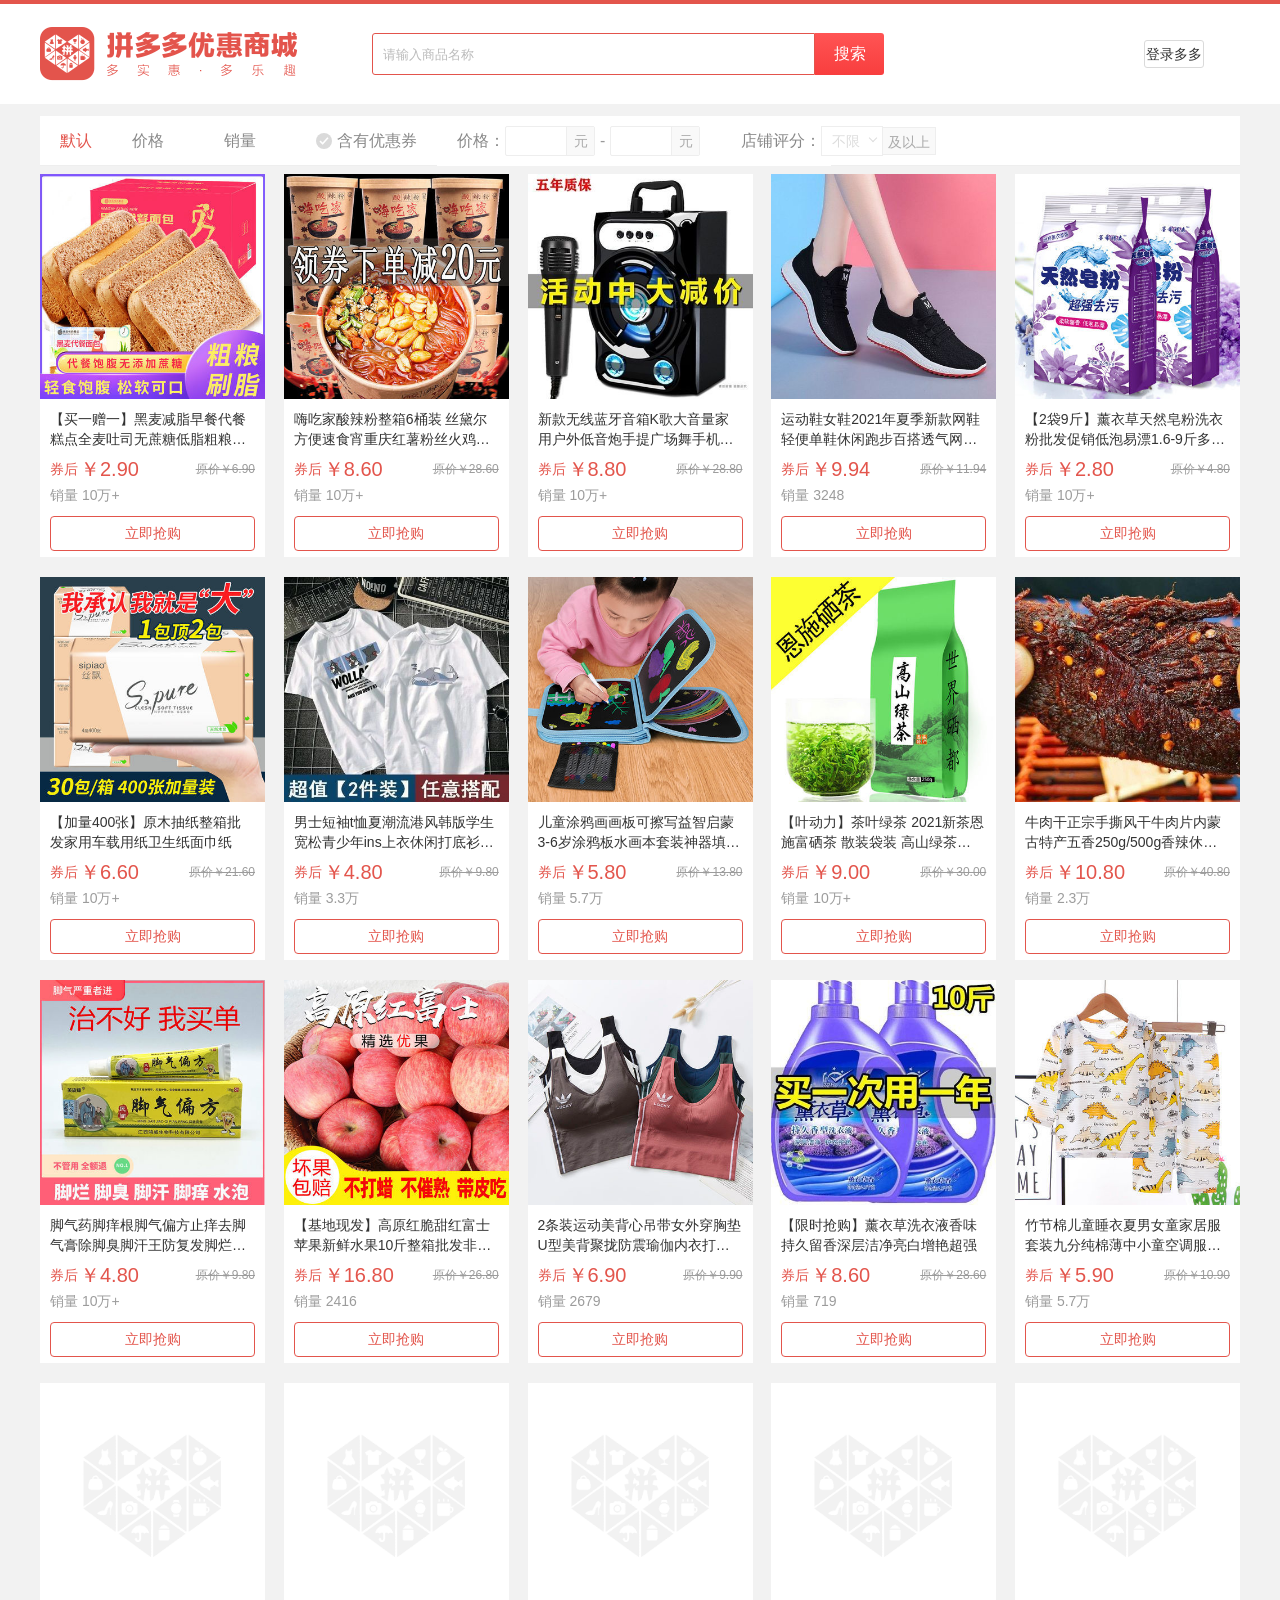
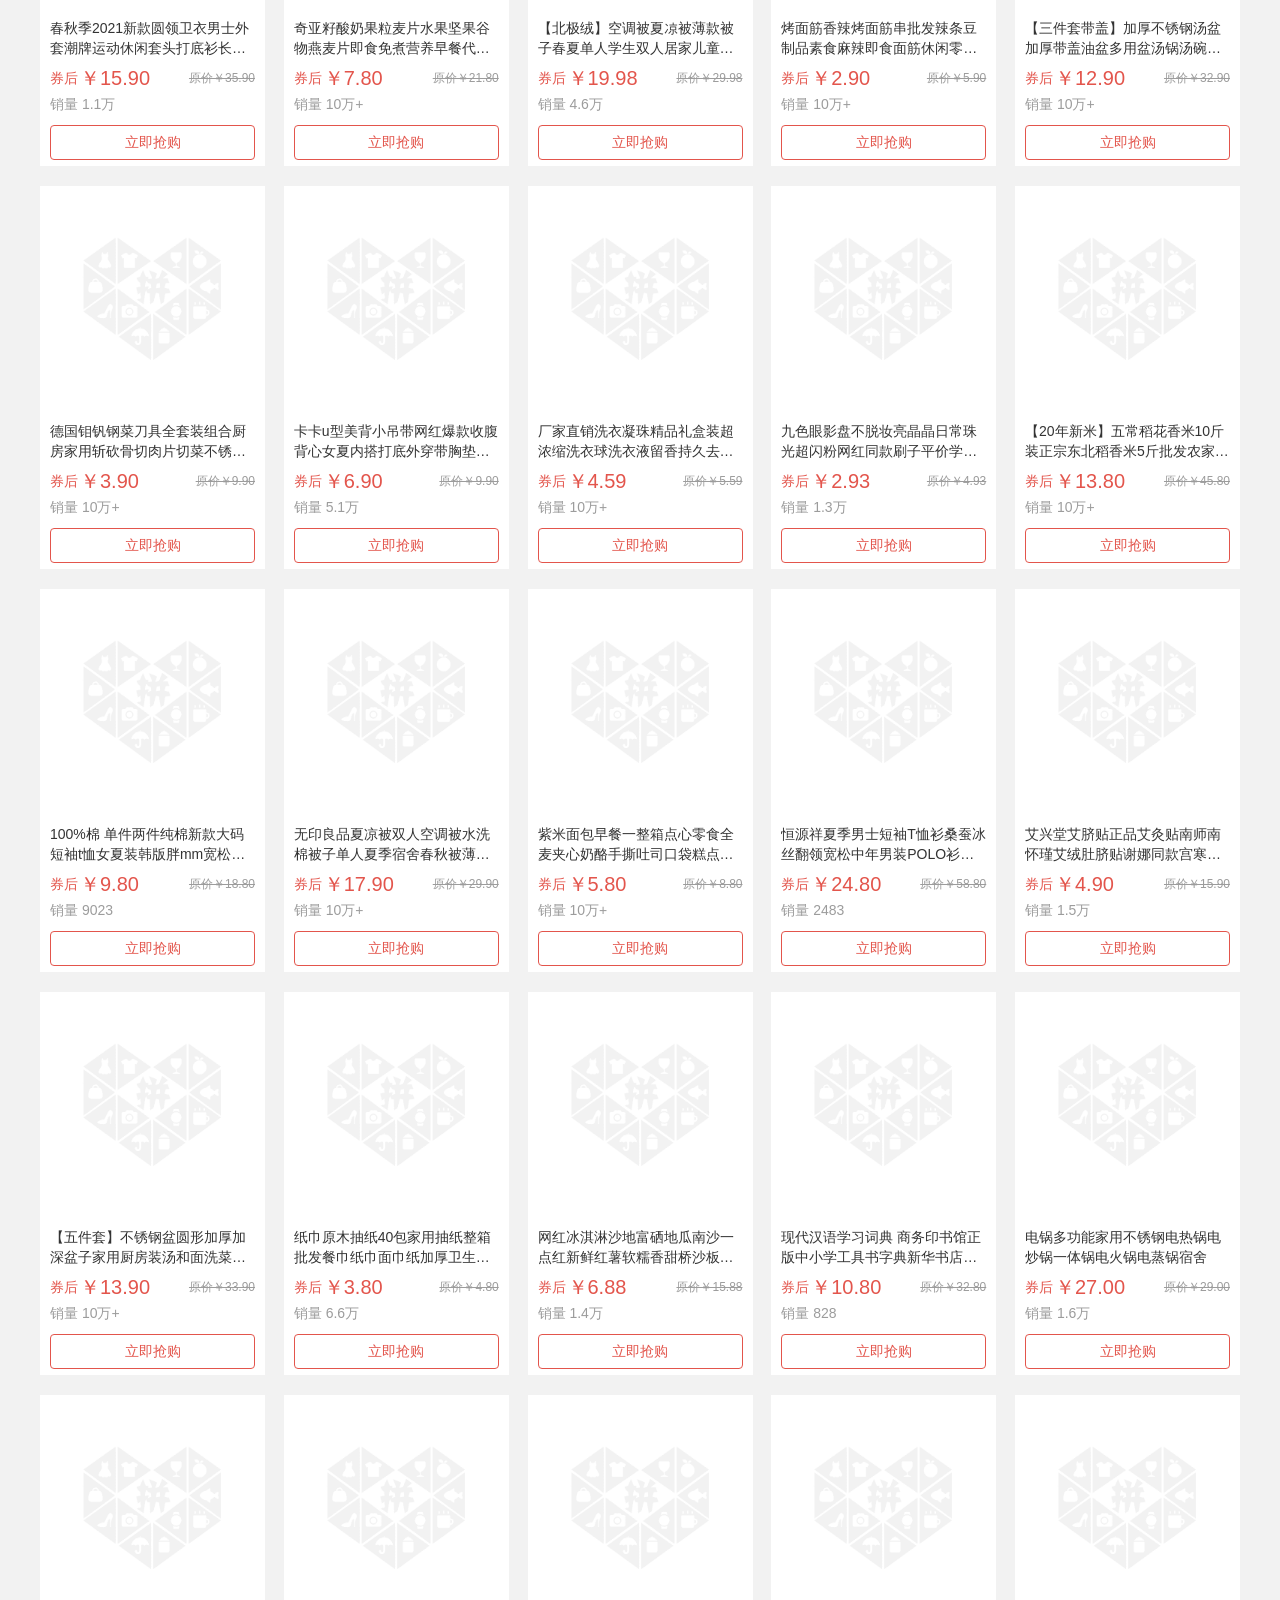
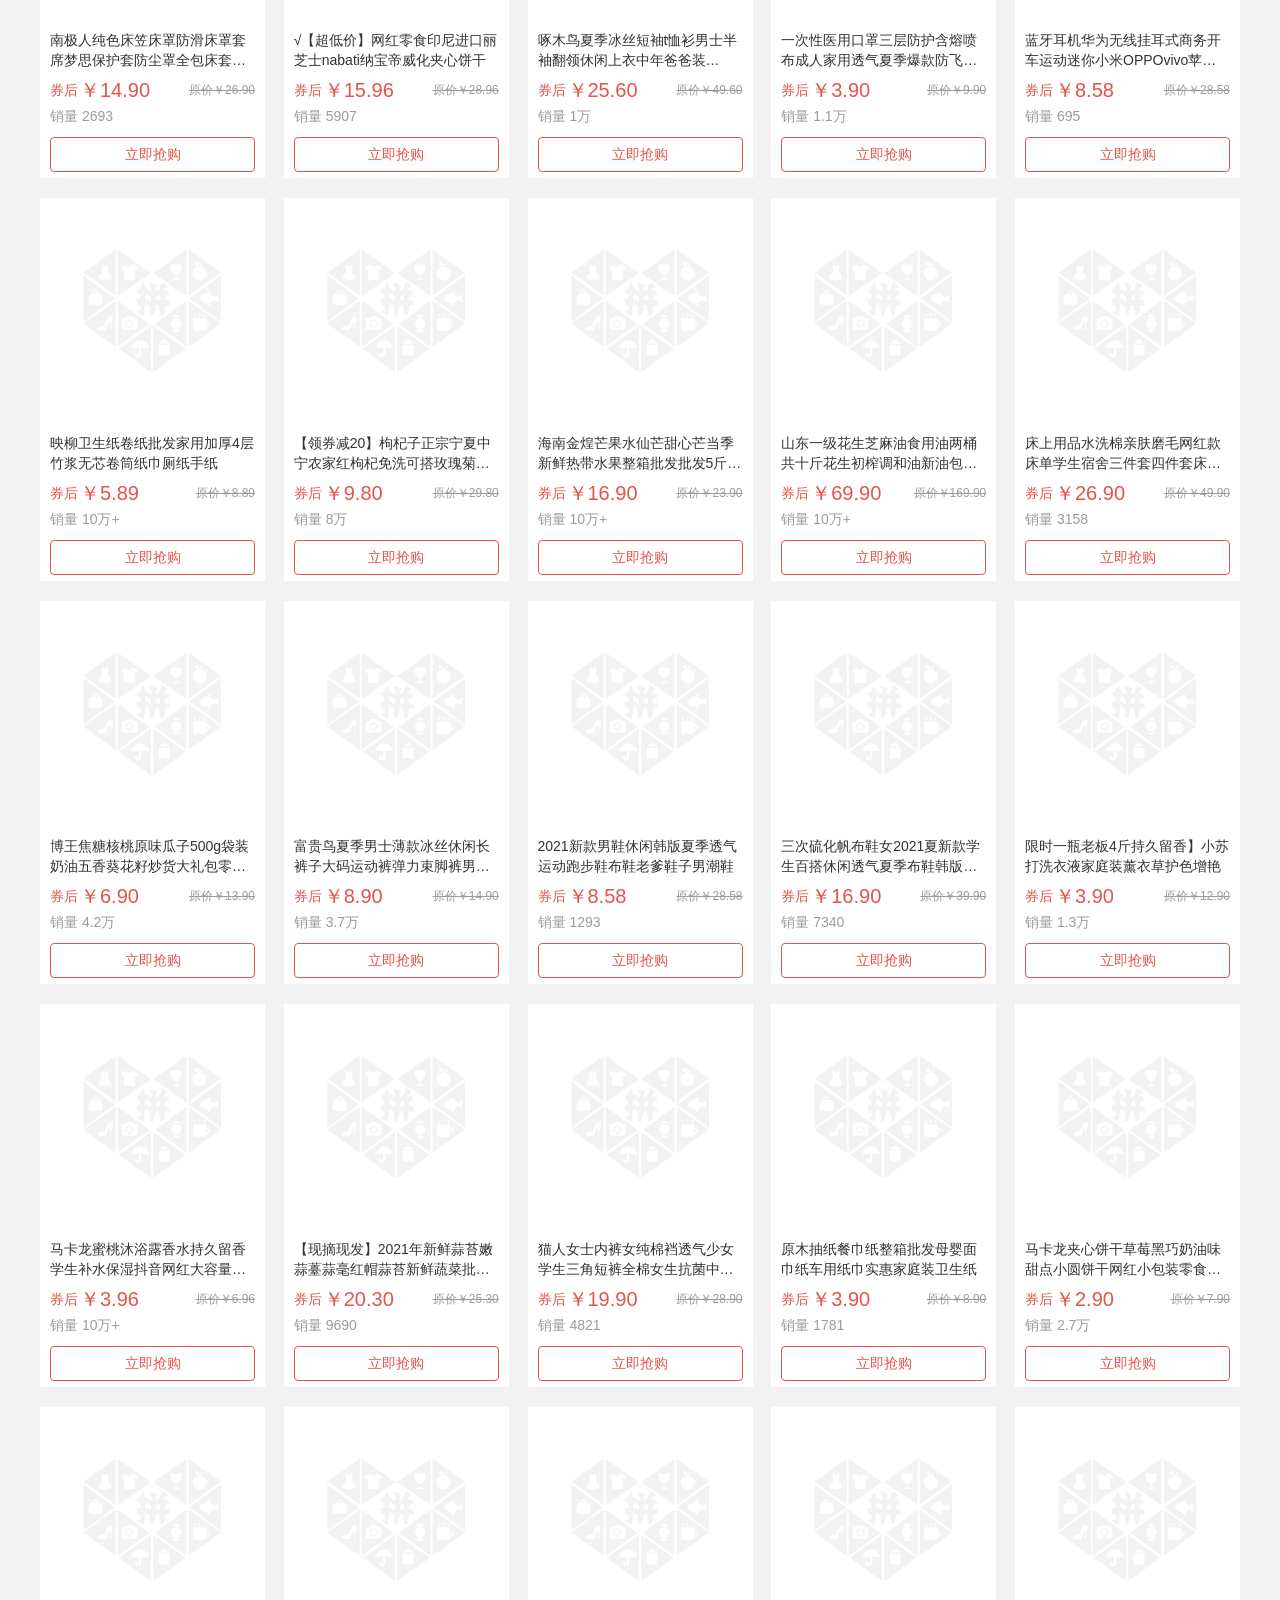
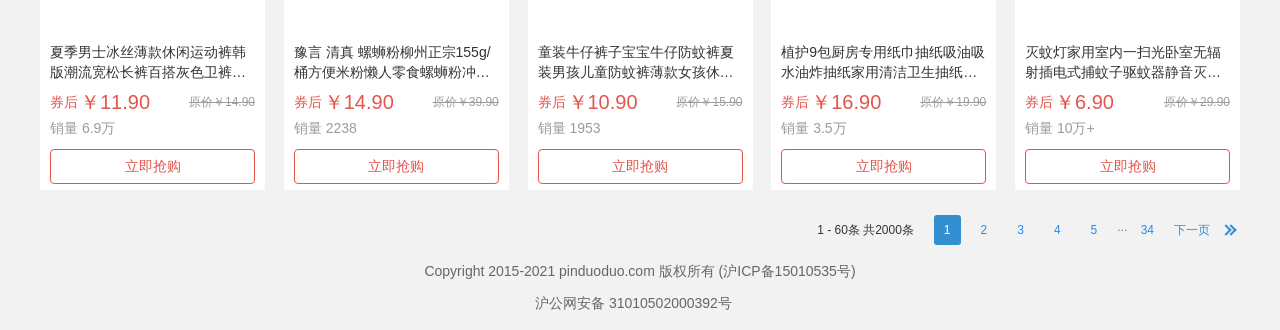
<file: index.html>
<!DOCTYPE html>
<!-- saved from url=(0052)https://youhui.pinduoduo.com/search/landing?keyword= -->
<html>

<head>
    <!-- delte  merge request version 1-->
    <!-- delte  merge request version 2-->
        <!-- Global site tag (gtag.js) - Google Analytics -->
    <script async src="https://www.googletagmanager.com/gtag/js?id=UA-215842768-1"></script>
    <script>
      window.dataLayer = window.dataLayer || [];
      function gtag(){dataLayer.push(arguments);}
      gtag('js', new Date());

      gtag('config', 'UA-215842768-1');
    </script>

    
    <script src="https://www.googleoptimize.com/optimize.js?id=OPT-WG5VHM3"></script>
    
    <script>
        function initBuyButtonClickEvent() {
                const btn = document.getElementById("login-btn-id")
                btn.addEventListener("click", ()=>{
                    btn.innerText = "点击后:" +btn.innerText ;
                    console.log('click login button');
                    gtag('event', 'event_login_duoduo', {
                          'event_category': 'category_login_duoduo',
                          'event_label': 'label_login_duoduo',
                          'value': 1
                        });
                })
            
//                 for (const button of buttons) {
//                   button.addEventListener('click', function(event) {
//                        console.log('click login button');
//                        gtag('event', 'event_login_duoduo', {
//                           'event_category': 'category_login_duoduo',
//                           'event_label': 'label_login_duoduo',
//                           'value': 1
//                         });
//                   })
//                 }
        }
    </script>
    

    
    <meta http-equiv="Content-Type" content="text/html; charset=UTF-8">
    <title>包邮优惠|特价－拼多多优惠商城</title>
    <meta name="viewport" content="width=device-width,minimum-scale=1,initial-scale=1">
    <meta name="keywords" content="优惠券|包邮|特价|全网最低">
    <meta name="description" content="超多优惠，实惠多多，乐趣多多，就在拼多多优惠商城！">
    <meta name="baidu-site-verification" content="tk4VA7ginX">
    <meta name="360-site-verification" content="69745aea5bcc669978016bb0f049b47f">
    <meta name="viewport" content="initial-scale=1.0, width=device-width">
    <meta name="renderer" content="webkit">
    <meta http-equiv="X-UA-Compatible" content="IE=edge,chrome=1">
    <meta http-equiv="Cache-Control" content="no-cache,no-store,must-revalidate">
    <meta http-equiv="Pragma" content="no-cache">
    <meta http-equiv="Expires" content="0">
    <meta http-equiv="x-dns-prefetch-control" content="on">
    <link rel="dns-prefetch" href="https://funimg.pddpic.com/">
    <link rel="dns-prefetch" href="https://omsproductionimg.yangkeduo.com/">
    <link rel="shortcut icon" href="https://t16img.yangkeduo.com/mms_static/c9cf044aadd7ae505d0100e54cd4c608.ico" type="image/x-icon">
    <link href="./list_files/antd.min.css" rel="stylesheet">
    <link href="./list_files/base.css" rel="stylesheet"><!-- 
    <link rel="preload" href="./list_files/landing.js" as="script">
    <link rel="preload" href="./list_files/_app.js" as="script">
    <link rel="preload" href="./list_files/webpack-8ed9452df514b4d17d80.js" as="script">
    <link rel="preload" href="./list_files/commons.43324349a6ce3d8da87e.js" as="script">
    <link rel="preload" href="./list_files/styles.5ca577ac49bd0be8f8f5.js" as="script">
    <link rel="preload" href="./list_files/main-a20bf553029fdadc51db.js" as="script"> -->
    <link rel="stylesheet" href="./list_files/styles.ddb0cfc1.chunk.css">
    <meta name="viewport" content="width=device-width,minimum-scale=1,initial-scale=1" class="next-head">
    <meta name="keywords" content="优惠券|包邮|特价|全网最低" class="next-head">
    <meta name="description" content="超多优惠，实惠多多，乐趣多多，就在拼多多优惠商城！" class="next-head">
    <meta name="baidu-site-verification" content="tk4VA7ginX" class="next-head">
    <meta name="360-site-verification" content="69745aea5bcc669978016bb0f049b47f" class="next-head">
</head>

<body onload="initBuyButtonClickEvent()">
    <div id="__next">
        <div class="site-wrapper">
            <div class="search-bar">
                <div class="top-line"></div>
                <div class="content"><img src="./list_files/804f5f88-82d4-4b3f-9cfe-06d4d172fec3.png.slim.png" alt="" class="logo-img">
                    <div class="search-bar-input"><input type="text" placeholder="请输入商品名称" value=""><span>搜索</span></div>
                    <div class="login-wrapper">
                        <div class="login-btn" id="login-btn-id">登录多多</div>
                    </div>
                </div>
            </div>
            <div class="site">
                <div class="landing-page-wrapper">
                    <div class="goods-list-nav-wrapper">
                        <div class="goods-list-nav-lv2">
                            <div class="goods-list-nav-lv2-tab check-icon-red">默认</div>
                            <div class="goods-list-nav-lv2-tab">价格<span class="double-arrow"></span></div>
                            <div class="goods-list-nav-lv2-tab">销量<span class="double-arrow"></span></div>
                            <div class="goods-list-nav-lv2-tab"><img class="check-icon" src="./list_files/54ded9f6-bb2a-4615-b110-36c55d1f063d.png" alt="">含有优惠券</div>
                            <div class="nav-filter-wrapper" style="width: 264px;">
                                <div class="filter-wrapper" style="width: 394px;"><span class="title">价格：</span>
                                    <div class="filter-input-wrapper"><input type="text" readonly="" value=""><span>元</span></div><span class="blank">-</span>
                                    <div class="filter-input-wrapper"><input type="text" readonly="" value=""><span>元</span></div>
                                    <div class="button-wrapper"><span>确定</span><span>清空</span></div>
                                    <div class="suggest">
                                        <ul>
                                            <li>0 - 10元</li>
                                            <li>10 - 20元</li>
                                            <li>20 - 50元</li>
                                            <li>50 - 100元</li>
                                            <li>100 - 200元</li>
                                        </ul>
                                    </div>
                                </div>
                            </div>
                            <div class="nav-filter-wrapper" style="width: 215px;">
                                <div class="filter-wrapper-type2"><span class="title">店铺评分：</span>
                                    <div class="filter-input-wrapper "><span class="filter-select">不限<i class="arrow"></i></span><span class="filter-unit">及以上</span>
                                        <div class="suggest">
                                            <ul>
                                                <li>不限</li>
                                                <li>5.0</li>
                                                <li>4.9</li>
                                                <li>4.8</li>
                                                <li>4.7</li>
                                                <li>4.6</li>
                                            </ul>
                                        </div>
                                    </div>
                                </div>
                            </div>
                        </div>
                    </div>
                    <div class="card-wrapper"><a class="goods-detail-card-wrapper" target="_blank" href="goods/detail.html?goodsId=232012214554&amp;s=JdDCQ7H9a"><img src="./list_files/71839d5c70b03fc8ced4b8757a70f46a.jpeg" alt="" class="card-img" style="">
                            <div class="goods-detail-card-content">
                                <p class="double-line-desc bottom-10">【买一赠一】黑麦减脂早餐代餐糕点全麦吐司无蔗糖低脂粗粮面包</p>
                                <div class="card-part-combiner bottom-5">
                                    <p class="after-coupon-price-type2"><span>券后</span><span>￥2.90</span></p><span class="origin-price">原价￥6.90</span>
                                </div>
                                <p class="sale-number bottom-10">销量 10万+</p>
                                <div class="purchase-btn">立即抢购</div>
                            </div>
                        </a><a class="goods-detail-card-wrapper" target="_blank" href="goods/detail.html?goodsId=6537499390&amp;s=JRsX2Ca27"><img src="./list_files/5847aa54a7b44f9beb08602daf0c9704.jpeg" alt="" class="card-img" style="">
                            <div class="goods-detail-card-content">
                                <p class="double-line-desc bottom-10">嗨吃家酸辣粉整箱6桶装 丝黛尔方便速食宵重庆红薯粉丝火鸡面螺蛳</p>
                                <div class="card-part-combiner bottom-5">
                                    <p class="after-coupon-price-type2"><span>券后</span><span>￥8.60</span></p><span class="origin-price">原价￥28.60</span>
                                </div>
                                <p class="sale-number bottom-10">销量 10万+</p>
                                <div class="purchase-btn">立即抢购</div>
                            </div>
                        </a><a class="goods-detail-card-wrapper" target="_blank" href="goods/detail.html?goodsId=204024724706&amp;s=JQVc8sq9xl"><img src="./list_files/fad4e05f3bfa6fd53b69b9c07b92b8b7.jpeg" alt="" class="card-img" style="">
                            <div class="goods-detail-card-content">
                                <p class="double-line-desc bottom-10">新款无线蓝牙音箱K歌大音量家用户外低音炮手提广场舞手机音响</p>
                                <div class="card-part-combiner bottom-5">
                                    <p class="after-coupon-price-type2"><span>券后</span><span>￥8.80</span></p><span class="origin-price">原价￥28.80</span>
                                </div>
                                <p class="sale-number bottom-10">销量 10万+</p>
                                <div class="purchase-btn">立即抢购</div>
                            </div>
                        </a><a class="goods-detail-card-wrapper" target="_blank" href="goods/detail.html?goodsId=238465204715&amp;s=J2frgYJK4"><img src="./list_files/9a426c0541cee89dc2fd82eff63536e5.jpeg" alt="" class="card-img" style="">
                            <div class="goods-detail-card-content">
                                <p class="double-line-desc bottom-10">运动鞋女鞋2021年夏季新款网鞋轻便单鞋休闲跑步百搭透气网面小白</p>
                                <div class="card-part-combiner bottom-5">
                                    <p class="after-coupon-price-type2"><span>券后</span><span>￥9.94</span></p><span class="origin-price">原价￥11.94</span>
                                </div>
                                <p class="sale-number bottom-10">销量 3248</p>
                                <div class="purchase-btn">立即抢购</div>
                            </div>
                        </a><a class="goods-detail-card-wrapper" target="_blank" href="goods/detail.html?goodsId=2605182140&amp;s=JQbSUMjZd5"><img src="./list_files/9c547f25226afe6b5add4adf9eeef092.jpeg" alt="" class="card-img" style="">
                            <div class="goods-detail-card-content">
                                <p class="double-line-desc bottom-10">【2袋9斤】薰衣草天然皂粉洗衣粉批发促销低泡易漂1.6-9斤多规格</p>
                                <div class="card-part-combiner bottom-5">
                                    <p class="after-coupon-price-type2"><span>券后</span><span>￥2.80</span></p><span class="origin-price">原价￥4.80</span>
                                </div>
                                <p class="sale-number bottom-10">销量 10万+</p>
                                <div class="purchase-btn">立即抢购</div>
                            </div>
                        </a><a class="goods-detail-card-wrapper" target="_blank" href="goods/detail.html?goodsId=212061883700&amp;s=JQzZQNDPWC"><img src="./list_files/cc492cc281e56912390555a79870d801.jpeg" alt="" class="card-img" style="">
                            <div class="goods-detail-card-content">
                                <p class="double-line-desc bottom-10">【加量400张】原木抽纸整箱批发家用车载用纸卫生纸面巾纸</p>
                                <div class="card-part-combiner bottom-5">
                                    <p class="after-coupon-price-type2"><span>券后</span><span>￥6.60</span></p><span class="origin-price">原价￥21.60</span>
                                </div>
                                <p class="sale-number bottom-10">销量 10万+</p>
                                <div class="purchase-btn">立即抢购</div>
                            </div>
                        </a><a class="goods-detail-card-wrapper" target="_blank" href="goods/detail.html?goodsId=227904439746&amp;s=JEmbUeFzO"><img src="./list_files/ae6cad2c4f645c62aa065948cac656b7.jpeg" alt="" class="card-img" style="">
                            <div class="goods-detail-card-content">
                                <p class="double-line-desc bottom-10">男士短袖t恤夏潮流港风韩版学生宽松青少年ins上衣休闲打底衫衣服</p>
                                <div class="card-part-combiner bottom-5">
                                    <p class="after-coupon-price-type2"><span>券后</span><span>￥4.80</span></p><span class="origin-price">原价￥9.80</span>
                                </div>
                                <p class="sale-number bottom-10">销量 3.3万</p>
                                <div class="purchase-btn">立即抢购</div>
                            </div>
                        </a><a class="goods-detail-card-wrapper" target="_blank" href="goods/detail.html?goodsId=215212678802&amp;s=JgPlfiey7"><img src="./list_files/7bed06b7e227483c26b5dfca406385d2.jpeg" alt="" class="card-img" style="">
                            <div class="goods-detail-card-content">
                                <p class="double-line-desc bottom-10">儿童涂鸦画画板可擦写益智启蒙3-6岁涂鸦板水画本套装神器填色本</p>
                                <div class="card-part-combiner bottom-5">
                                    <p class="after-coupon-price-type2"><span>券后</span><span>￥5.80</span></p><span class="origin-price">原价￥13.80</span>
                                </div>
                                <p class="sale-number bottom-10">销量 5.7万</p>
                                <div class="purchase-btn">立即抢购</div>
                            </div>
                        </a><a class="goods-detail-card-wrapper" target="_blank" href="goods/detail.html?goodsId=86172849782&amp;s=JR4L2uf2d"><img src="./list_files/451dee3b5335bc65000308ab8c668b18.jpeg" alt="" class="card-img" style="">
                            <div class="goods-detail-card-content">
                                <p class="double-line-desc bottom-10">【叶动力】茶叶绿茶 2021新茶恩施富硒茶 散装袋装 高山绿茶250g</p>
                                <div class="card-part-combiner bottom-5">
                                    <p class="after-coupon-price-type2"><span>券后</span><span>￥9.00</span></p><span class="origin-price">原价￥30.00</span>
                                </div>
                                <p class="sale-number bottom-10">销量 10万+</p>
                                <div class="purchase-btn">立即抢购</div>
                            </div>
                        </a><a class="goods-detail-card-wrapper" target="_blank" href="goods/detail.html?goodsId=180958805863&amp;s=JmBsJDGi3"><img src="./list_files/1c2cc2bbfc98fa800c4c03184a19cfb4.jpeg" alt="" class="card-img" style="">
                            <div class="goods-detail-card-content">
                                <p class="double-line-desc bottom-10">牛肉干正宗手撕风干牛肉片内蒙古特产五香250g/500g香辣休闲零食</p>
                                <div class="card-part-combiner bottom-5">
                                    <p class="after-coupon-price-type2"><span>券后</span><span>￥10.80</span></p><span class="origin-price">原价￥40.80</span>
                                </div>
                                <p class="sale-number bottom-10">销量 2.3万</p>
                                <div class="purchase-btn">立即抢购</div>
                            </div>
                        </a><a class="goods-detail-card-wrapper" target="_blank" href="goods/detail.html?goodsId=124634405371&amp;s=JQr265NfWx"><img src="./list_files/d8ad173c474c2a5741f575530eaac42c.jpeg" alt="" class="card-img" style="">
                            <div class="goods-detail-card-content">
                                <p class="double-line-desc bottom-10">脚气药脚痒根脚气偏方止痒去脚气膏除脚臭脚汗王防复发脚烂丫永不</p>
                                <div class="card-part-combiner bottom-5">
                                    <p class="after-coupon-price-type2"><span>券后</span><span>￥4.80</span></p><span class="origin-price">原价￥9.80</span>
                                </div>
                                <p class="sale-number bottom-10">销量 10万+</p>
                                <div class="purchase-btn">立即抢购</div>
                            </div>
                        </a><a class="goods-detail-card-wrapper" target="_blank" href="goods/detail.html?goodsId=237364146127&amp;s=JQTX4XoYYx"><img src="./list_files/89cc914fcbe28ffc7bdb457de02db921.jpeg" alt="" class="card-img" style="">
                            <div class="goods-detail-card-content">
                                <p class="double-line-desc bottom-10">【基地现发】高原红脆甜红富士苹果新鲜水果10斤整箱批发非丑苹果</p>
                                <div class="card-part-combiner bottom-5">
                                    <p class="after-coupon-price-type2"><span>券后</span><span>￥16.80</span></p><span class="origin-price">原价￥26.80</span>
                                </div>
                                <p class="sale-number bottom-10">销量 2416</p>
                                <div class="purchase-btn">立即抢购</div>
                            </div>
                        </a><a class="goods-detail-card-wrapper" target="_blank" href="goods/detail.html?goodsId=239014626045&amp;s=J3KY2sf27"><img src="./list_files/6e60e14bc91eb557b389c55473119cc0.jpeg" alt="" class="card-img" style="">
                            <div class="goods-detail-card-content">
                                <p class="double-line-desc bottom-10">2条装运动美背心吊带女外穿胸垫U型美背聚拢防震瑜伽内衣打底抹胸</p>
                                <div class="card-part-combiner bottom-5">
                                    <p class="after-coupon-price-type2"><span>券后</span><span>￥6.90</span></p><span class="origin-price">原价￥9.90</span>
                                </div>
                                <p class="sale-number bottom-10">销量 2679</p>
                                <div class="purchase-btn">立即抢购</div>
                            </div>
                        </a><a class="goods-detail-card-wrapper" target="_blank" href="goods/detail.html?goodsId=237855012583&amp;s=JQrTGHSVhm"><img src="./list_files/3ca3b4bf5dcfa4c9fccc12f7ba1213fd.jpeg" alt="" class="card-img" style="">
                            <div class="goods-detail-card-content">
                                <p class="double-line-desc bottom-10">【限时抢购】薰衣草洗衣液香味持久留香深层洁净亮白增艳超强</p>
                                <div class="card-part-combiner bottom-5">
                                    <p class="after-coupon-price-type2"><span>券后</span><span>￥8.60</span></p><span class="origin-price">原价￥28.60</span>
                                </div>
                                <p class="sale-number bottom-10">销量 719</p>
                                <div class="purchase-btn">立即抢购</div>
                            </div>
                        </a><a class="goods-detail-card-wrapper" target="_blank" href="goods/detail.html?goodsId=91183825432&amp;s=J1bL4z7eO"><img src="./list_files/4d692d74c950e353e05644f9fbd32a95.jpeg" alt="" class="card-img" style="">
                            <div class="goods-detail-card-content">
                                <p class="double-line-desc bottom-10">竹节棉儿童睡衣夏男女童家居服套装九分纯棉薄中小童空调服童夏装</p>
                                <div class="card-part-combiner bottom-5">
                                    <p class="after-coupon-price-type2"><span>券后</span><span>￥5.90</span></p><span class="origin-price">原价￥10.90</span>
                                </div>
                                <p class="sale-number bottom-10">销量 5.7万</p>
                                <div class="purchase-btn">立即抢购</div>
                            </div>
                        </a><a class="goods-detail-card-wrapper" target="_blank" href="goods/detail.html?goodsId=220068186497&amp;s=JcBTLSoc7"><img src="./list_files/01518d0e-8e64-4848-8246-5860810bf4cd.png" alt="商品图片" style="width: 225px; height: 225px;">
                            <div class="goods-detail-card-content">
                                <p class="double-line-desc bottom-10">春秋季2021新款圆领卫衣男士外套潮牌运动休闲套头打底衫长袖T恤</p>
                                <div class="card-part-combiner bottom-5">
                                    <p class="after-coupon-price-type2"><span>券后</span><span>￥15.90</span></p><span class="origin-price">原价￥35.90</span>
                                </div>
                                <p class="sale-number bottom-10">销量 1.1万</p>
                                <div class="purchase-btn">立即抢购</div>
                            </div>
                        </a><a class="goods-detail-card-wrapper" target="_blank" href="goods/detail.html?goodsId=230726747438&amp;s=JQ1SSAduhu"><img src="./list_files/01518d0e-8e64-4848-8246-5860810bf4cd.png" alt="商品图片" style="width: 225px; height: 225px;">
                            <div class="goods-detail-card-content">
                                <p class="double-line-desc bottom-10">奇亚籽酸奶果粒麦片水果坚果谷物燕麦片即食免煮营养早餐代餐袋装</p>
                                <div class="card-part-combiner bottom-5">
                                    <p class="after-coupon-price-type2"><span>券后</span><span>￥7.80</span></p><span class="origin-price">原价￥21.80</span>
                                </div>
                                <p class="sale-number bottom-10">销量 10万+</p>
                                <div class="purchase-btn">立即抢购</div>
                            </div>
                        </a><a class="goods-detail-card-wrapper" target="_blank" href="goods/detail.html?goodsId=117272340527&amp;s=JQHhNw2dFc"><img src="./list_files/01518d0e-8e64-4848-8246-5860810bf4cd.png" alt="商品图片" style="width: 225px; height: 225px;">
                            <div class="goods-detail-card-content">
                                <p class="double-line-desc bottom-10">【北极绒】空调被夏凉被薄款被子春夏单人学生双人居家儿童被子</p>
                                <div class="card-part-combiner bottom-5">
                                    <p class="after-coupon-price-type2"><span>券后</span><span>￥19.98</span></p><span class="origin-price">原价￥29.98</span>
                                </div>
                                <p class="sale-number bottom-10">销量 4.6万</p>
                                <div class="purchase-btn">立即抢购</div>
                            </div>
                        </a><a class="goods-detail-card-wrapper" target="_blank" href="goods/detail.html?goodsId=171196259116&amp;s=J4uei9ewU"><img src="./list_files/01518d0e-8e64-4848-8246-5860810bf4cd.png" alt="商品图片" style="width: 225px; height: 225px;">
                            <div class="goods-detail-card-content">
                                <p class="double-line-desc bottom-10">烤面筋香辣烤面筋串批发辣条豆制品素食麻辣即食面筋休闲零食小吃</p>
                                <div class="card-part-combiner bottom-5">
                                    <p class="after-coupon-price-type2"><span>券后</span><span>￥2.90</span></p><span class="origin-price">原价￥5.90</span>
                                </div>
                                <p class="sale-number bottom-10">销量 10万+</p>
                                <div class="purchase-btn">立即抢购</div>
                            </div>
                        </a><a class="goods-detail-card-wrapper" target="_blank" href="goods/detail.html?goodsId=1262202854&amp;s=JQuoZSrgu7"><img src="./list_files/01518d0e-8e64-4848-8246-5860810bf4cd.png" alt="商品图片" style="width: 225px; height: 225px;">
                            <div class="goods-detail-card-content">
                                <p class="double-line-desc bottom-10">【三件套带盖】加厚不锈钢汤盆加厚带盖油盆多用盆汤锅汤碗收纳盆</p>
                                <div class="card-part-combiner bottom-5">
                                    <p class="after-coupon-price-type2"><span>券后</span><span>￥12.90</span></p><span class="origin-price">原价￥32.90</span>
                                </div>
                                <p class="sale-number bottom-10">销量 10万+</p>
                                <div class="purchase-btn">立即抢购</div>
                            </div>
                        </a><a class="goods-detail-card-wrapper" target="_blank" href="goods/detail.html?goodsId=166560747688&amp;s=JjO8ir6C7"><img src="./list_files/01518d0e-8e64-4848-8246-5860810bf4cd.png" alt="商品图片" style="width: 225px; height: 225px;">
                            <div class="goods-detail-card-content">
                                <p class="double-line-desc bottom-10">德国钼钒钢菜刀具全套装组合厨房家用斩砍骨切肉片切菜不锈钢锋利</p>
                                <div class="card-part-combiner bottom-5">
                                    <p class="after-coupon-price-type2"><span>券后</span><span>￥3.90</span></p><span class="origin-price">原价￥9.90</span>
                                </div>
                                <p class="sale-number bottom-10">销量 10万+</p>
                                <div class="purchase-btn">立即抢购</div>
                            </div>
                        </a><a class="goods-detail-card-wrapper" target="_blank" href="goods/detail.html?goodsId=235105140757&amp;s=JGBoVu9zO"><img src="./list_files/01518d0e-8e64-4848-8246-5860810bf4cd.png" alt="商品图片" style="width: 225px; height: 225px;">
                            <div class="goods-detail-card-content">
                                <p class="double-line-desc bottom-10">卡卡u型美背小吊带网红爆款收腹背心女夏内搭打底外穿带胸垫内衣</p>
                                <div class="card-part-combiner bottom-5">
                                    <p class="after-coupon-price-type2"><span>券后</span><span>￥6.90</span></p><span class="origin-price">原价￥9.90</span>
                                </div>
                                <p class="sale-number bottom-10">销量 5.1万</p>
                                <div class="purchase-btn">立即抢购</div>
                            </div>
                        </a><a class="goods-detail-card-wrapper" target="_blank" href="goods/detail.html?goodsId=57817472570&amp;s=J4c88YStC"><img src="./list_files/01518d0e-8e64-4848-8246-5860810bf4cd.png" alt="商品图片" style="width: 225px; height: 225px;">
                            <div class="goods-detail-card-content">
                                <p class="double-line-desc bottom-10">厂家直销洗衣凝珠精品礼盒装超浓缩洗衣球洗衣液留香持久去污杀菌</p>
                                <div class="card-part-combiner bottom-5">
                                    <p class="after-coupon-price-type2"><span>券后</span><span>￥4.59</span></p><span class="origin-price">原价￥5.59</span>
                                </div>
                                <p class="sale-number bottom-10">销量 10万+</p>
                                <div class="purchase-btn">立即抢购</div>
                            </div>
                        </a><a class="goods-detail-card-wrapper" target="_blank" href="goods/detail.html?goodsId=219717985711&amp;s=JQssIC1lfi"><img src="./list_files/01518d0e-8e64-4848-8246-5860810bf4cd.png" alt="商品图片" style="width: 225px; height: 225px;">
                            <div class="goods-detail-card-content">
                                <p class="double-line-desc bottom-10">九色眼影盘不脱妆亮晶晶日常珠光超闪粉网红同款刷子平价学生ins</p>
                                <div class="card-part-combiner bottom-5">
                                    <p class="after-coupon-price-type2"><span>券后</span><span>￥2.93</span></p><span class="origin-price">原价￥4.93</span>
                                </div>
                                <p class="sale-number bottom-10">销量 1.3万</p>
                                <div class="purchase-btn">立即抢购</div>
                            </div>
                        </a><a class="goods-detail-card-wrapper" target="_blank" href="goods/detail.html?goodsId=204522770619&amp;s=Jb7fr06QH"><img src="./list_files/01518d0e-8e64-4848-8246-5860810bf4cd.png" alt="商品图片" style="width: 225px; height: 225px;">
                            <div class="goods-detail-card-content">
                                <p class="double-line-desc bottom-10">【20年新米】五常稻花香米10斤装正宗东北稻香米5斤批发农家自产</p>
                                <div class="card-part-combiner bottom-5">
                                    <p class="after-coupon-price-type2"><span>券后</span><span>￥13.80</span></p><span class="origin-price">原价￥45.80</span>
                                </div>
                                <p class="sale-number bottom-10">销量 10万+</p>
                                <div class="purchase-btn">立即抢购</div>
                            </div>
                        </a><a class="goods-detail-card-wrapper" target="_blank" href="goods/detail.html?goodsId=225157302331&amp;s=Jceou65Hy"><img src="./list_files/01518d0e-8e64-4848-8246-5860810bf4cd.png" alt="商品图片" style="width: 225px; height: 225px;">
                            <div class="goods-detail-card-content">
                                <p class="double-line-desc bottom-10">100%棉 单件两件纯棉新款大码短袖t恤女夏装韩版胖mm宽松上衣女</p>
                                <div class="card-part-combiner bottom-5">
                                    <p class="after-coupon-price-type2"><span>券后</span><span>￥9.80</span></p><span class="origin-price">原价￥18.80</span>
                                </div>
                                <p class="sale-number bottom-10">销量 9023</p>
                                <div class="purchase-btn">立即抢购</div>
                            </div>
                        </a><a class="goods-detail-card-wrapper" target="_blank" href="goods/detail.html?goodsId=230487693629&amp;s=JQhB0RWBFx"><img src="./list_files/01518d0e-8e64-4848-8246-5860810bf4cd.png" alt="商品图片" style="width: 225px; height: 225px;">
                            <div class="goods-detail-card-content">
                                <p class="double-line-desc bottom-10">无印良品夏凉被双人空调被水洗棉被子单人夏季宿舍春秋被薄夏被</p>
                                <div class="card-part-combiner bottom-5">
                                    <p class="after-coupon-price-type2"><span>券后</span><span>￥17.90</span></p><span class="origin-price">原价￥29.90</span>
                                </div>
                                <p class="sale-number bottom-10">销量 10万+</p>
                                <div class="purchase-btn">立即抢购</div>
                            </div>
                        </a><a class="goods-detail-card-wrapper" target="_blank" href="goods/detail.html?goodsId=171564233694&amp;s=Jl1DcTvEG"><img src="./list_files/01518d0e-8e64-4848-8246-5860810bf4cd.png" alt="商品图片" style="width: 225px; height: 225px;">
                            <div class="goods-detail-card-content">
                                <p class="double-line-desc bottom-10">紫米面包早餐一整箱点心零食全麦夹心奶酪手撕吐司口袋糕点心批发</p>
                                <div class="card-part-combiner bottom-5">
                                    <p class="after-coupon-price-type2"><span>券后</span><span>￥5.80</span></p><span class="origin-price">原价￥8.80</span>
                                </div>
                                <p class="sale-number bottom-10">销量 10万+</p>
                                <div class="purchase-btn">立即抢购</div>
                            </div>
                        </a><a class="goods-detail-card-wrapper" target="_blank" href="goods/detail.html?goodsId=237537560348&amp;s=JQsTJcavgH"><img src="./list_files/01518d0e-8e64-4848-8246-5860810bf4cd.png" alt="商品图片" style="width: 225px; height: 225px;">
                            <div class="goods-detail-card-content">
                                <p class="double-line-desc bottom-10">恒源祥夏季男士短袖T恤衫桑蚕冰丝翻领宽松中年男装POLO衫爸爸装</p>
                                <div class="card-part-combiner bottom-5">
                                    <p class="after-coupon-price-type2"><span>券后</span><span>￥24.80</span></p><span class="origin-price">原价￥58.80</span>
                                </div>
                                <p class="sale-number bottom-10">销量 2483</p>
                                <div class="purchase-btn">立即抢购</div>
                            </div>
                        </a><a class="goods-detail-card-wrapper" target="_blank" href="goods/detail.html?goodsId=173352181993&amp;s=J6stAgPH7"><img src="./list_files/01518d0e-8e64-4848-8246-5860810bf4cd.png" alt="商品图片" style="width: 225px; height: 225px;">
                            <div class="goods-detail-card-content">
                                <p class="double-line-desc bottom-10">艾兴堂艾脐贴正品艾灸贴南师南怀瑾艾绒肚脐贴谢娜同款宫寒贴祛湿</p>
                                <div class="card-part-combiner bottom-5">
                                    <p class="after-coupon-price-type2"><span>券后</span><span>￥4.90</span></p><span class="origin-price">原价￥15.90</span>
                                </div>
                                <p class="sale-number bottom-10">销量 1.5万</p>
                                <div class="purchase-btn">立即抢购</div>
                            </div>
                        </a><a class="goods-detail-card-wrapper" target="_blank" href="goods/detail.html?goodsId=76404359402&amp;s=JQoEyLs1Ya"><img src="./list_files/01518d0e-8e64-4848-8246-5860810bf4cd.png" alt="商品图片" style="width: 225px; height: 225px;">
                            <div class="goods-detail-card-content">
                                <p class="double-line-desc bottom-10">【五件套】不锈钢盆圆形加厚加深盆子家用厨房装汤和面洗菜沥水盆</p>
                                <div class="card-part-combiner bottom-5">
                                    <p class="after-coupon-price-type2"><span>券后</span><span>￥13.90</span></p><span class="origin-price">原价￥33.90</span>
                                </div>
                                <p class="sale-number bottom-10">销量 10万+</p>
                                <div class="purchase-btn">立即抢购</div>
                            </div>
                        </a><a class="goods-detail-card-wrapper" target="_blank" href="goods/detail.html?goodsId=227341342228&amp;s=JQWs3pbqzH"><img src="./list_files/01518d0e-8e64-4848-8246-5860810bf4cd.png" alt="商品图片" style="width: 225px; height: 225px;">
                            <div class="goods-detail-card-content">
                                <p class="double-line-desc bottom-10">纸巾原木抽纸40包家用抽纸整箱批发餐巾纸巾面巾纸加厚卫生纸6包</p>
                                <div class="card-part-combiner bottom-5">
                                    <p class="after-coupon-price-type2"><span>券后</span><span>￥3.80</span></p><span class="origin-price">原价￥4.80</span>
                                </div>
                                <p class="sale-number bottom-10">销量 6.6万</p>
                                <div class="purchase-btn">立即抢购</div>
                            </div>
                        </a><a class="goods-detail-card-wrapper" target="_blank" href="goods/detail.html?goodsId=204755740270&amp;s=JjpT1b5kU"><img src="./list_files/01518d0e-8e64-4848-8246-5860810bf4cd.png" alt="商品图片" style="width: 225px; height: 225px;">
                            <div class="goods-detail-card-content">
                                <p class="double-line-desc bottom-10">网红冰淇淋沙地富硒地瓜南沙一点红新鲜红薯软糯香甜桥沙板栗薯</p>
                                <div class="card-part-combiner bottom-5">
                                    <p class="after-coupon-price-type2"><span>券后</span><span>￥6.88</span></p><span class="origin-price">原价￥15.88</span>
                                </div>
                                <p class="sale-number bottom-10">销量 1.4万</p>
                                <div class="purchase-btn">立即抢购</div>
                            </div>
                        </a><a class="goods-detail-card-wrapper" target="_blank" href="goods/detail.html?goodsId=6744316440&amp;s=JQDBghKUzL"><img src="./list_files/01518d0e-8e64-4848-8246-5860810bf4cd.png" alt="商品图片" style="width: 225px; height: 225px;">
                            <div class="goods-detail-card-content">
                                <p class="double-line-desc bottom-10">现代汉语学习词典 商务印书馆正版中小学工具书字典新华书店正版</p>
                                <div class="card-part-combiner bottom-5">
                                    <p class="after-coupon-price-type2"><span>券后</span><span>￥10.80</span></p><span class="origin-price">原价￥32.80</span>
                                </div>
                                <p class="sale-number bottom-10">销量 828</p>
                                <div class="purchase-btn">立即抢购</div>
                            </div>
                        </a><a class="goods-detail-card-wrapper" target="_blank" href="goods/detail.html?goodsId=192925248331&amp;s=JQqtrraRFT"><img src="./list_files/01518d0e-8e64-4848-8246-5860810bf4cd.png" alt="商品图片" style="width: 225px; height: 225px;">
                            <div class="goods-detail-card-content">
                                <p class="double-line-desc bottom-10">电锅多功能家用不锈钢电热锅电炒锅一体锅电火锅电蒸锅宿舍</p>
                                <div class="card-part-combiner bottom-5">
                                    <p class="after-coupon-price-type2"><span>券后</span><span>￥27.00</span></p><span class="origin-price">原价￥29.00</span>
                                </div>
                                <p class="sale-number bottom-10">销量 1.6万</p>
                                <div class="purchase-btn">立即抢购</div>
                            </div>
                        </a><a class="goods-detail-card-wrapper" target="_blank" href="goods/detail.html?goodsId=229781386477&amp;s=JfCdG7Jiy"><img src="./list_files/01518d0e-8e64-4848-8246-5860810bf4cd.png" alt="商品图片" style="width: 225px; height: 225px;">
                            <div class="goods-detail-card-content">
                                <p class="double-line-desc bottom-10">南极人纯色床笠床罩防滑床罩套席梦思保护套防尘罩全包床套床垫罩</p>
                                <div class="card-part-combiner bottom-5">
                                    <p class="after-coupon-price-type2"><span>券后</span><span>￥14.90</span></p><span class="origin-price">原价￥26.90</span>
                                </div>
                                <p class="sale-number bottom-10">销量 2693</p>
                                <div class="purchase-btn">立即抢购</div>
                            </div>
                        </a><a class="goods-detail-card-wrapper" target="_blank" href="goods/detail.html?goodsId=225967801855&amp;s=JBEnaqpno"><img src="./list_files/01518d0e-8e64-4848-8246-5860810bf4cd.png" alt="商品图片" style="width: 225px; height: 225px;">
                            <div class="goods-detail-card-content">
                                <p class="double-line-desc bottom-10">√【超低价】网红零食印尼进口丽芝士nabati纳宝帝威化夹心饼干</p>
                                <div class="card-part-combiner bottom-5">
                                    <p class="after-coupon-price-type2"><span>券后</span><span>￥15.96</span></p><span class="origin-price">原价￥28.96</span>
                                </div>
                                <p class="sale-number bottom-10">销量 5907</p>
                                <div class="purchase-btn">立即抢购</div>
                            </div>
                        </a><a class="goods-detail-card-wrapper" target="_blank" href="goods/detail.html?goodsId=229112236566&amp;s=JQmNLQ4KO3"><img src="./list_files/01518d0e-8e64-4848-8246-5860810bf4cd.png" alt="商品图片" style="width: 225px; height: 225px;">
                            <div class="goods-detail-card-content">
                                <p class="double-line-desc bottom-10">啄木鸟夏季冰丝短袖t恤衫男士半袖翻领休闲上衣中年爸爸装POLO衫</p>
                                <div class="card-part-combiner bottom-5">
                                    <p class="after-coupon-price-type2"><span>券后</span><span>￥25.60</span></p><span class="origin-price">原价￥49.60</span>
                                </div>
                                <p class="sale-number bottom-10">销量 1万</p>
                                <div class="purchase-btn">立即抢购</div>
                            </div>
                        </a><a class="goods-detail-card-wrapper" target="_blank" href="goods/detail.html?goodsId=203701552834&amp;s=JQ99irXB7"><img src="./list_files/01518d0e-8e64-4848-8246-5860810bf4cd.png" alt="商品图片" style="width: 225px; height: 225px;">
                            <div class="goods-detail-card-content">
                                <p class="double-line-desc bottom-10">一次性医用口罩三层防护含熔喷布成人家用透气夏季爆款防飞沫病毒</p>
                                <div class="card-part-combiner bottom-5">
                                    <p class="after-coupon-price-type2"><span>券后</span><span>￥3.90</span></p><span class="origin-price">原价￥9.90</span>
                                </div>
                                <p class="sale-number bottom-10">销量 1.1万</p>
                                <div class="purchase-btn">立即抢购</div>
                            </div>
                        </a><a class="goods-detail-card-wrapper" target="_blank" href="goods/detail.html?goodsId=238476377983&amp;s=JQHILzhWnT"><img src="./list_files/01518d0e-8e64-4848-8246-5860810bf4cd.png" alt="商品图片" style="width: 225px; height: 225px;">
                            <div class="goods-detail-card-content">
                                <p class="double-line-desc bottom-10">蓝牙耳机华为无线挂耳式商务开车运动迷你小米OPPOvivo苹果通用型</p>
                                <div class="card-part-combiner bottom-5">
                                    <p class="after-coupon-price-type2"><span>券后</span><span>￥8.58</span></p><span class="origin-price">原价￥28.58</span>
                                </div>
                                <p class="sale-number bottom-10">销量 695</p>
                                <div class="purchase-btn">立即抢购</div>
                            </div>
                        </a><a class="goods-detail-card-wrapper" target="_blank" href="goods/detail.html?goodsId=222512042668&amp;s=JqTUcT3MG"><img src="./list_files/01518d0e-8e64-4848-8246-5860810bf4cd.png" alt="商品图片" style="width: 225px; height: 225px;">
                            <div class="goods-detail-card-content">
                                <p class="double-line-desc bottom-10">映柳卫生纸卷纸批发家用加厚4层竹浆无芯卷筒纸巾厕纸手纸</p>
                                <div class="card-part-combiner bottom-5">
                                    <p class="after-coupon-price-type2"><span>券后</span><span>￥5.89</span></p><span class="origin-price">原价￥8.89</span>
                                </div>
                                <p class="sale-number bottom-10">销量 10万+</p>
                                <div class="purchase-btn">立即抢购</div>
                            </div>
                        </a><a class="goods-detail-card-wrapper" target="_blank" href="goods/detail.html?goodsId=100019186677&amp;s=JwWNwpW3h"><img src="./list_files/01518d0e-8e64-4848-8246-5860810bf4cd.png" alt="商品图片" style="width: 225px; height: 225px;">
                            <div class="goods-detail-card-content">
                                <p class="double-line-desc bottom-10">【领券减20】枸杞子正宗宁夏中宁农家红枸杞免洗可搭玫瑰菊花茶叶</p>
                                <div class="card-part-combiner bottom-5">
                                    <p class="after-coupon-price-type2"><span>券后</span><span>￥9.80</span></p><span class="origin-price">原价￥29.80</span>
                                </div>
                                <p class="sale-number bottom-10">销量 8万</p>
                                <div class="purchase-btn">立即抢购</div>
                            </div>
                        </a><a class="goods-detail-card-wrapper" target="_blank" href="goods/detail.html?goodsId=220512460745&amp;s=JMWOBYQnU"><img src="./list_files/01518d0e-8e64-4848-8246-5860810bf4cd.png" alt="商品图片" style="width: 225px; height: 225px;">
                            <div class="goods-detail-card-content">
                                <p class="double-line-desc bottom-10">海南金煌芒果水仙芒甜心芒当季新鲜热带水果整箱批发批发5斤10斤</p>
                                <div class="card-part-combiner bottom-5">
                                    <p class="after-coupon-price-type2"><span>券后</span><span>￥16.90</span></p><span class="origin-price">原价￥23.90</span>
                                </div>
                                <p class="sale-number bottom-10">销量 10万+</p>
                                <div class="purchase-btn">立即抢购</div>
                            </div>
                        </a><a class="goods-detail-card-wrapper" target="_blank" href="goods/detail.html?goodsId=135995886574&amp;s=JQWmZO77fT"><img src="./list_files/01518d0e-8e64-4848-8246-5860810bf4cd.png" alt="商品图片" style="width: 225px; height: 225px;">
                            <div class="goods-detail-card-content">
                                <p class="double-line-desc bottom-10">山东一级花生芝麻油食用油两桶共十斤花生初榨调和油新油包邮到家</p>
                                <div class="card-part-combiner bottom-5">
                                    <p class="after-coupon-price-type2"><span>券后</span><span>￥69.90</span></p><span class="origin-price">原价￥169.90</span>
                                </div>
                                <p class="sale-number bottom-10">销量 10万+</p>
                                <div class="purchase-btn">立即抢购</div>
                            </div>
                        </a><a class="goods-detail-card-wrapper" target="_blank" href="goods/detail.html?goodsId=237525717537&amp;s=JQEqRkIBWH"><img src="./list_files/01518d0e-8e64-4848-8246-5860810bf4cd.png" alt="商品图片" style="width: 225px; height: 225px;">
                            <div class="goods-detail-card-content">
                                <p class="double-line-desc bottom-10">床上用品水洗棉亲肤磨毛网红款床单学生宿舍三件套四件套床上用品</p>
                                <div class="card-part-combiner bottom-5">
                                    <p class="after-coupon-price-type2"><span>券后</span><span>￥26.90</span></p><span class="origin-price">原价￥49.90</span>
                                </div>
                                <p class="sale-number bottom-10">销量 3158</p>
                                <div class="purchase-btn">立即抢购</div>
                            </div>
                        </a><a class="goods-detail-card-wrapper" target="_blank" href="goods/detail.html?goodsId=1307336620&amp;s=JQzXhEo5uv"><img src="./list_files/01518d0e-8e64-4848-8246-5860810bf4cd.png" alt="商品图片" style="width: 225px; height: 225px;">
                            <div class="goods-detail-card-content">
                                <p class="double-line-desc bottom-10">博王焦糖核桃原味瓜子500g袋装奶油五香葵花籽炒货大礼包零食批发</p>
                                <div class="card-part-combiner bottom-5">
                                    <p class="after-coupon-price-type2"><span>券后</span><span>￥6.90</span></p><span class="origin-price">原价￥13.90</span>
                                </div>
                                <p class="sale-number bottom-10">销量 4.2万</p>
                                <div class="purchase-btn">立即抢购</div>
                            </div>
                        </a><a class="goods-detail-card-wrapper" target="_blank" href="goods/detail.html?goodsId=221939889945&amp;s=J5QeOwh0a"><img src="./list_files/01518d0e-8e64-4848-8246-5860810bf4cd.png" alt="商品图片" style="width: 225px; height: 225px;">
                            <div class="goods-detail-card-content">
                                <p class="double-line-desc bottom-10">富贵鸟夏季男士薄款冰丝休闲长裤子大码运动裤弹力束脚裤男士卫裤</p>
                                <div class="card-part-combiner bottom-5">
                                    <p class="after-coupon-price-type2"><span>券后</span><span>￥8.90</span></p><span class="origin-price">原价￥14.90</span>
                                </div>
                                <p class="sale-number bottom-10">销量 3.7万</p>
                                <div class="purchase-btn">立即抢购</div>
                            </div>
                        </a><a class="goods-detail-card-wrapper" target="_blank" href="goods/detail.html?goodsId=228334759450&amp;s=JpzRKRnMa"><img src="./list_files/01518d0e-8e64-4848-8246-5860810bf4cd.png" alt="商品图片" style="width: 225px; height: 225px;">
                            <div class="goods-detail-card-content">
                                <p class="double-line-desc bottom-10">2021新款男鞋休闲韩版夏季透气运动跑步鞋布鞋老爹鞋子男潮鞋</p>
                                <div class="card-part-combiner bottom-5">
                                    <p class="after-coupon-price-type2"><span>券后</span><span>￥8.58</span></p><span class="origin-price">原价￥28.58</span>
                                </div>
                                <p class="sale-number bottom-10">销量 1293</p>
                                <div class="purchase-btn">立即抢购</div>
                            </div>
                        </a><a class="goods-detail-card-wrapper" target="_blank" href="goods/detail.html?goodsId=230446114066&amp;s=JQDM1DXbCd"><img src="./list_files/01518d0e-8e64-4848-8246-5860810bf4cd.png" alt="商品图片" style="width: 225px; height: 225px;">
                            <div class="goods-detail-card-content">
                                <p class="double-line-desc bottom-10">三次硫化帆布鞋女2021夏新款学生百搭休闲透气夏季布鞋韩版单鞋潮</p>
                                <div class="card-part-combiner bottom-5">
                                    <p class="after-coupon-price-type2"><span>券后</span><span>￥16.90</span></p><span class="origin-price">原价￥39.90</span>
                                </div>
                                <p class="sale-number bottom-10">销量 7340</p>
                                <div class="purchase-btn">立即抢购</div>
                            </div>
                        </a><a class="goods-detail-card-wrapper" target="_blank" href="goods/detail.html?goodsId=231831021376&amp;s=JMCCcipEj"><img src="./list_files/01518d0e-8e64-4848-8246-5860810bf4cd.png" alt="商品图片" style="width: 225px; height: 225px;">
                            <div class="goods-detail-card-content">
                                <p class="double-line-desc bottom-10">限时一瓶老板4斤持久留香】小苏打洗衣液家庭装薰衣草护色增艳</p>
                                <div class="card-part-combiner bottom-5">
                                    <p class="after-coupon-price-type2"><span>券后</span><span>￥3.90</span></p><span class="origin-price">原价￥12.90</span>
                                </div>
                                <p class="sale-number bottom-10">销量 1.3万</p>
                                <div class="purchase-btn">立即抢购</div>
                            </div>
                        </a><a class="goods-detail-card-wrapper" target="_blank" href="goods/detail.html?goodsId=190926914600&amp;s=JcMahum2d"><img src="./list_files/01518d0e-8e64-4848-8246-5860810bf4cd.png" alt="商品图片" style="width: 225px; height: 225px;">
                            <div class="goods-detail-card-content">
                                <p class="double-line-desc bottom-10">马卡龙蜜桃沐浴露香水持久留香学生补水保湿抖音网红大容量沐浴露</p>
                                <div class="card-part-combiner bottom-5">
                                    <p class="after-coupon-price-type2"><span>券后</span><span>￥3.96</span></p><span class="origin-price">原价￥6.96</span>
                                </div>
                                <p class="sale-number bottom-10">销量 10万+</p>
                                <div class="purchase-btn">立即抢购</div>
                            </div>
                        </a><a class="goods-detail-card-wrapper" target="_blank" href="goods/detail.html?goodsId=229092478435&amp;s=JQ2TICCl2B"><img src="./list_files/01518d0e-8e64-4848-8246-5860810bf4cd.png" alt="商品图片" style="width: 225px; height: 225px;">
                            <div class="goods-detail-card-content">
                                <p class="double-line-desc bottom-10">【现摘现发】2021年新鲜蒜苔嫩蒜薹蒜毫红帽蒜苔新鲜蔬菜批发包邮</p>
                                <div class="card-part-combiner bottom-5">
                                    <p class="after-coupon-price-type2"><span>券后</span><span>￥20.30</span></p><span class="origin-price">原价￥25.30</span>
                                </div>
                                <p class="sale-number bottom-10">销量 9690</p>
                                <div class="purchase-btn">立即抢购</div>
                            </div>
                        </a><a class="goods-detail-card-wrapper" target="_blank" href="goods/detail.html?goodsId=203058609967&amp;s=JeF3P5BNy"><img src="./list_files/01518d0e-8e64-4848-8246-5860810bf4cd.png" alt="商品图片" style="width: 225px; height: 225px;">
                            <div class="goods-detail-card-content">
                                <p class="double-line-desc bottom-10">猫人女士内裤女纯棉裆透气少女学生三角短裤全棉女生抗菌中腰短裤</p>
                                <div class="card-part-combiner bottom-5">
                                    <p class="after-coupon-price-type2"><span>券后</span><span>￥19.90</span></p><span class="origin-price">原价￥28.90</span>
                                </div>
                                <p class="sale-number bottom-10">销量 4821</p>
                                <div class="purchase-btn">立即抢购</div>
                            </div>
                        </a><a class="goods-detail-card-wrapper" target="_blank" href="goods/detail.html?goodsId=236840491329&amp;s=JQ7LV7zrNm"><img src="./list_files/01518d0e-8e64-4848-8246-5860810bf4cd.png" alt="商品图片" style="width: 225px; height: 225px;">
                            <div class="goods-detail-card-content">
                                <p class="double-line-desc bottom-10">原木抽纸餐巾纸整箱批发母婴面巾纸车用纸巾实惠家庭装卫生纸</p>
                                <div class="card-part-combiner bottom-5">
                                    <p class="after-coupon-price-type2"><span>券后</span><span>￥3.90</span></p><span class="origin-price">原价￥8.90</span>
                                </div>
                                <p class="sale-number bottom-10">销量 1781</p>
                                <div class="purchase-btn">立即抢购</div>
                            </div>
                        </a><a class="goods-detail-card-wrapper" target="_blank" href="goods/detail.html?goodsId=216689843773&amp;s=JQyHc9Yxo5"><img src="./list_files/01518d0e-8e64-4848-8246-5860810bf4cd.png" alt="商品图片" style="width: 225px; height: 225px;">
                            <div class="goods-detail-card-content">
                                <p class="double-line-desc bottom-10">马卡龙夹心饼干草莓黑巧奶油味甜点小圆饼干网红小包装零食多口味</p>
                                <div class="card-part-combiner bottom-5">
                                    <p class="after-coupon-price-type2"><span>券后</span><span>￥2.90</span></p><span class="origin-price">原价￥7.90</span>
                                </div>
                                <p class="sale-number bottom-10">销量 2.7万</p>
                                <div class="purchase-btn">立即抢购</div>
                            </div>
                        </a><a class="goods-detail-card-wrapper" target="_blank" href="goods/detail.html?goodsId=225009547335&amp;s=JQ4aGYajx4"><img src="./list_files/01518d0e-8e64-4848-8246-5860810bf4cd.png" alt="商品图片" style="width: 225px; height: 225px;">
                            <div class="goods-detail-card-content">
                                <p class="double-line-desc bottom-10">夏季男士冰丝薄款休闲运动裤韩版潮流宽松长裤百搭灰色卫裤束脚男</p>
                                <div class="card-part-combiner bottom-5">
                                    <p class="after-coupon-price-type2"><span>券后</span><span>￥11.90</span></p><span class="origin-price">原价￥14.90</span>
                                </div>
                                <p class="sale-number bottom-10">销量 6.9万</p>
                                <div class="purchase-btn">立即抢购</div>
                            </div>
                        </a><a class="goods-detail-card-wrapper" target="_blank" href="goods/detail.html?goodsId=206350350034&amp;s=JQiDgXbSkU"><img src="./list_files/01518d0e-8e64-4848-8246-5860810bf4cd.png" alt="商品图片" style="width: 225px; height: 225px;">
                            <div class="goods-detail-card-content">
                                <p class="double-line-desc bottom-10">豫言 清真 螺蛳粉柳州正宗155g/桶方便米粉懒人零食螺蛳粉冲泡型</p>
                                <div class="card-part-combiner bottom-5">
                                    <p class="after-coupon-price-type2"><span>券后</span><span>￥14.90</span></p><span class="origin-price">原价￥39.90</span>
                                </div>
                                <p class="sale-number bottom-10">销量 2238</p>
                                <div class="purchase-btn">立即抢购</div>
                            </div>
                        </a><a class="goods-detail-card-wrapper" target="_blank" href="goods/detail.html?goodsId=234079955548&amp;s=JQzSjFfK5d"><img src="./list_files/01518d0e-8e64-4848-8246-5860810bf4cd.png" alt="商品图片" style="width: 225px; height: 225px;">
                            <div class="goods-detail-card-content">
                                <p class="double-line-desc bottom-10">童装牛仔裤子宝宝牛仔防蚊裤夏装男孩儿童防蚊裤薄款女孩休闲裤</p>
                                <div class="card-part-combiner bottom-5">
                                    <p class="after-coupon-price-type2"><span>券后</span><span>￥10.90</span></p><span class="origin-price">原价￥15.90</span>
                                </div>
                                <p class="sale-number bottom-10">销量 1953</p>
                                <div class="purchase-btn">立即抢购</div>
                            </div>
                        </a><a class="goods-detail-card-wrapper" target="_blank" href="goods/detail.html?goodsId=2605276465&amp;s=JaPQ7uqgb"><img src="./list_files/01518d0e-8e64-4848-8246-5860810bf4cd.png" alt="商品图片" style="width: 225px; height: 225px;">
                            <div class="goods-detail-card-content">
                                <p class="double-line-desc bottom-10">植护9包厨房专用纸巾抽纸吸油吸水油炸抽纸家用清洁卫生抽纸巾1包</p>
                                <div class="card-part-combiner bottom-5">
                                    <p class="after-coupon-price-type2"><span>券后</span><span>￥16.90</span></p><span class="origin-price">原价￥19.90</span>
                                </div>
                                <p class="sale-number bottom-10">销量 3.5万</p>
                                <div class="purchase-btn">立即抢购</div>
                            </div>
                        </a><a class="goods-detail-card-wrapper" target="_blank" href="goods/detail.html?goodsId=227174159548&amp;s=JOSRFI7ra"><img src="./list_files/01518d0e-8e64-4848-8246-5860810bf4cd.png" alt="商品图片" style="width: 225px; height: 225px;">
                            <div class="goods-detail-card-content">
                                <p class="double-line-desc bottom-10">灭蚊灯家用室内一扫光卧室无辐射插电式捕蚊子驱蚊器静音灭蚊神器</p>
                                <div class="card-part-combiner bottom-5">
                                    <p class="after-coupon-price-type2"><span>券后</span><span>￥6.90</span></p><span class="origin-price">原价￥29.90</span>
                                </div>
                                <p class="sale-number bottom-10">销量 10万+</p>
                                <div class="purchase-btn">立即抢购</div>
                            </div>
                        </a></div>
                    <div class="pagination-wrapper">
                        <div class="pagination-tip">1 - 60条 共2000条</div>
                        <div class="pagination-btn">
                            <div class="middle"><a class="page curr" href="https://youhui.pinduoduo.com/search/landing?keyword=">1</a><a class="page" href="https://youhui.pinduoduo.com/search/landing?keyword=">2</a><a class="page" href="https://youhui.pinduoduo.com/search/landing?keyword=">3</a><a class="page" href="https://youhui.pinduoduo.com/search/landing?keyword=">4</a><a class="page" href="https://youhui.pinduoduo.com/search/landing?keyword=">5</a>
                                <div class="middle-right"><span>...</span> <a href="https://youhui.pinduoduo.com/search/landing?keyword=">34</a></div>
                            </div>
                            <div class="right"><a href="https://youhui.pinduoduo.com/search/landing?keyword=" class="next-page">下一页</a><a href="https://youhui.pinduoduo.com/search/landing?keyword=" class="last-page"> </a></div>
                        </div>
                    </div>
                </div>
            </div>
            <div class="footer">
                <p>Copyright 2015-2021 pinduoduo.com 版权所有 (沪ICP备15010535号)</p><a target="_blank" href="http://www.beian.gov.cn/portal/registerSystemInfo?recordcode=31010502000392">
                    <div class="record-img"></div><span>沪公网安备 31010502000392号</span>
                </a>
            </div>
        </div>
    </div>
    <script id="__NEXT_DATA__" type="application/json">
    { "dataManager": "[]", "props": { "pageProps": { "error": "no_error", "query": { "keyword": "" }, "list": [{ "mallName": "畅游乐行食品专营店", "merchantType": 5, "goodsId": 232012214554, "goodsSign": "JdDCQ7H9a", "goodsName": "【买一赠一】黑麦减脂早餐代餐糕点全麦吐司无蔗糖低脂粗粮面包", "goodsDesc": "【买一赠一】黑麦减脂早餐代餐糕点全麦吐司无蔗糖低脂粗粮面包", "goodsImageUrl": "https://t00img.yangkeduo.com/goods/images/2021-04-20/71839d5c70b03fc8ced4b8757a70f46a.jpeg", "goodsThumbnailUrl": "https://t00img.yangkeduo.com/goods/images/2021-04-20/71839d5c70b03fc8ced4b8757a70f46a.jpeg", "minGroupPrice": 6900, "categoryId": 11876, "categoryName": "零食/坚果/特产", "goodsType": 1, "hasCoupon": true, "couponMinOrderAmount": 4000, "couponDiscount": 4000, "couponTotalQuantity": 5000, "couponRemainQuantity": 4700, "couponStartTime": 1619712000, "couponEndTime": 1622303999, "optId": 11876, "salesTip": "10万+", "descTxt": "高", "servTxt": "高", "lgstTxt": "高", "goodsGalleryUrls": null }, { "mallName": "丝黛尔食品官方旗舰店", "merchantType": 3, "goodsId": 6537499390, "goodsSign": "JRsX2Ca27", "goodsName": "嗨吃家酸辣粉整箱6桶装 丝黛尔方便速食宵重庆红薯粉丝火鸡面螺蛳", "goodsDesc": "嗨吃家酸辣粉整箱6桶装 丝黛尔方便速食宵重庆红薯粉丝火鸡面螺蛳", "goodsImageUrl": "https://t00img.yangkeduo.com/goods/images/2021-01-06/5847aa54a7b44f9beb08602daf0c9704.jpeg", "goodsThumbnailUrl": "https://t00img.yangkeduo.com/goods/images/2021-01-06/5847aa54a7b44f9beb08602daf0c9704.jpeg", "minGroupPrice": 28600, "categoryId": 1, "categoryName": "食品", "goodsType": 1, "hasCoupon": true, "couponMinOrderAmount": 20000, "couponDiscount": 20000, "couponTotalQuantity": 5000, "couponRemainQuantity": 4400, "couponStartTime": 1619712000, "couponEndTime": 1622303999, "optId": 1, "salesTip": "10万+", "descTxt": "高", "servTxt": "高", "lgstTxt": "高", "goodsGalleryUrls": null }, { "mallName": "驭音者数码专营店", "merchantType": 5, "goodsId": 204024724706, "goodsSign": "JQVc8sq9xl", "goodsName": "新款无线蓝牙音箱K歌大音量家用户外低音炮手提广场舞手机音响", "goodsDesc": "新款无线蓝牙音箱K歌大音量家用户外低音炮手提广场舞手机音响", "goodsImageUrl": "https://t00img.yangkeduo.com/goods/images/2020-12-05/fad4e05f3bfa6fd53b69b9c07b92b8b7.jpeg", "goodsThumbnailUrl": "https://t00img.yangkeduo.com/goods/images/2020-12-05/fad4e05f3bfa6fd53b69b9c07b92b8b7.jpeg", "minGroupPrice": 28800, "categoryId": 1543, "categoryName": "手机", "goodsType": 1, "hasCoupon": true, "couponMinOrderAmount": 20000, "couponDiscount": 20000, "couponTotalQuantity": 50000, "couponRemainQuantity": 46000, "couponStartTime": 1619625600, "couponEndTime": 1627401599, "optId": 1543, "salesTip": "10万+", "descTxt": "低", "servTxt": "低", "lgstTxt": "低", "goodsGalleryUrls": null }, { "mallName": "萱萱时尚鞋店", "merchantType": 1, "goodsId": 238465204715, "goodsSign": "J2frgYJK4", "goodsName": "运动鞋女鞋2021年夏季新款网鞋轻便单鞋休闲跑步百搭透气网面小白", "goodsDesc": "运动鞋女鞋2021年夏季新款网鞋轻便单鞋休闲跑步百搭透气网面小白", "goodsImageUrl": "https://t00img.yangkeduo.com/goods/images/2021-04-25/9a426c0541cee89dc2fd82eff63536e5.jpeg", "goodsThumbnailUrl": "https://t00img.yangkeduo.com/goods/images/2021-04-25/9a426c0541cee89dc2fd82eff63536e5.jpeg", "minGroupPrice": 11940, "categoryId": 1281, "categoryName": "鞋包", "goodsType": 1, "hasCoupon": true, "couponMinOrderAmount": 2000, "couponDiscount": 2000, "couponTotalQuantity": 50000, "couponRemainQuantity": 46000, "couponStartTime": 1619625600, "couponEndTime": 1619798399, "optId": 1281, "salesTip": "3248", "descTxt": "高", "servTxt": "高", "lgstTxt": "高", "goodsGalleryUrls": null }, { "mallName": "墨希晴森官方旗舰店", "merchantType": 3, "goodsId": 2605182140, "goodsSign": "JQbSUMjZd5", "goodsName": "【2袋9斤】薰衣草天然皂粉洗衣粉批发促销低泡易漂1.6-9斤多规格", "goodsDesc": "品牌:【墨希晴森皂粉】,规格:【(2.25kg)4.5斤一袋、(4.5kg 9斤)4.5斤两袋】天然熏香机洗手洗家庭装酒店批发 无磷不伤手!正品包邮,多种规格可选择。待洗衣粉充分溶解后再将衣物放入浸泡,衣服较脏或者较多时 请适当增加用量或延长浸泡时机。用温水浸泡后洗涤效果更佳!洗衣服的时候浸泡两分钟再洗 洗涤效果更佳。欢迎您的选购。", "goodsImageUrl": "https://t00img.yangkeduo.com/goods/images/2018-08-13/9c547f25226afe6b5add4adf9eeef092.jpeg", "goodsThumbnailUrl": "https://t00img.yangkeduo.com/goods/images/2018-08-13/9c547f25226afe6b5add4adf9eeef092.jpeg", "minGroupPrice": 4800, "categoryId": 10110, "categoryName": "洗护", "goodsType": 1, "hasCoupon": true, "couponMinOrderAmount": 2000, "couponDiscount": 2000, "couponTotalQuantity": 10000, "couponRemainQuantity": 4700, "couponStartTime": 1619020800, "couponEndTime": 1621699199, "optId": 10110, "salesTip": "10万+", "descTxt": "高", "servTxt": "高", "lgstTxt": "高", "goodsGalleryUrls": null }, { "mallName": "多米车载用品店", "merchantType": 6, "goodsId": 212061883700, "goodsSign": "JQzZQNDPWC", "goodsName": "【加量400张】原木抽纸整箱批发家用车载用纸卫生纸面巾纸", "goodsDesc": "【加量400张】原木抽纸整箱批发家用车载用纸卫生纸面巾纸", "goodsImageUrl": "https://t00img.yangkeduo.com/goods/images/2020-12-25/cc492cc281e56912390555a79870d801.jpeg", "goodsThumbnailUrl": "https://t00img.yangkeduo.com/goods/images/2020-12-25/cc492cc281e56912390555a79870d801.jpeg", "minGroupPrice": 21600, "categoryId": 2048, "categoryName": "车品", "goodsType": 1, "hasCoupon": true, "couponMinOrderAmount": 15000, "couponDiscount": 15000, "couponTotalQuantity": 50000, "couponRemainQuantity": 38000, "couponStartTime": 1618243200, "couponEndTime": 1626019199, "optId": 2048, "salesTip": "10万+", "descTxt": "高", "servTxt": "高", "lgstTxt": "高", "goodsGalleryUrls": null }, { "mallName": "潮牧玛男装专卖店", "merchantType": 4, "goodsId": 227904439746, "goodsSign": "JEmbUeFzO", "goodsName": "男士短袖t恤夏潮流港风韩版学生宽松青少年ins上衣休闲打底衫衣服", "goodsDesc": "男士短袖t恤夏潮流港风韩版学生宽松青少年ins上衣休闲打底衫衣服", "goodsImageUrl": "https://t00img.yangkeduo.com/goods/images/2021-03-29/ae6cad2c4f645c62aa065948cac656b7.jpeg", "goodsThumbnailUrl": "https://t00img.yangkeduo.com/goods/images/2021-03-29/ae6cad2c4f645c62aa065948cac656b7.jpeg", "minGroupPrice": 9800, "categoryId": 11841, "categoryName": "男装", "goodsType": 1, "hasCoupon": true, "couponMinOrderAmount": 5000, "couponDiscount": 5000, "couponTotalQuantity": 2200, "couponRemainQuantity": 1600, "couponStartTime": 1619625600, "couponEndTime": 1627401599, "optId": 11841, "salesTip": "3.3万", "descTxt": "高", "servTxt": "高", "lgstTxt": "高", "goodsGalleryUrls": null }, { "mallName": "趣牧母婴旗舰店", "merchantType": 3, "goodsId": 215212678802, "goodsSign": "JgPlfiey7", "goodsName": "儿童涂鸦画画板可擦写益智启蒙3-6岁涂鸦板水画本套装神器填色本", "goodsDesc": "儿童涂鸦画画板可擦写益智启蒙3-6岁涂鸦板水画本套装神器填色本", "goodsImageUrl": "https://t00img.yangkeduo.com/goods/images/2021-01-04/7bed06b7e227483c26b5dfca406385d2.jpeg", "goodsThumbnailUrl": "https://t00img.yangkeduo.com/goods/images/2021-01-04/7bed06b7e227483c26b5dfca406385d2.jpeg", "minGroupPrice": 13800, "categoryId": 11203, "categoryName": "母婴", "goodsType": 1, "hasCoupon": true, "couponMinOrderAmount": 8000, "couponDiscount": 8000, "couponTotalQuantity": 15000, "couponRemainQuantity": 13000, "couponStartTime": 1619625600, "couponEndTime": 1627401599, "optId": 11203, "salesTip": "5.7万", "descTxt": "高", "servTxt": "高", "lgstTxt": "高", "goodsGalleryUrls": null }, { "mallName": "叶动力茶叶官方旗舰店", "merchantType": 3, "goodsId": 86172849782, "goodsSign": "JR4L2uf2d", "goodsName": "【叶动力】茶叶绿茶  2021新茶恩施富硒茶 散装袋装 高山绿茶250g", "goodsDesc": "【叶动力】茶叶绿茶  2021新茶恩施富硒茶 散装袋装 高山绿茶250g", "goodsImageUrl": "https://t00img.yangkeduo.com/goods/images/2020-11-02/451dee3b5335bc65000308ab8c668b18.jpeg", "goodsThumbnailUrl": "https://t00img.yangkeduo.com/goods/images/2020-11-02/451dee3b5335bc65000308ab8c668b18.jpeg", "minGroupPrice": 30000, "categoryId": 11906, "categoryName": "茶", "goodsType": 1, "hasCoupon": true, "couponMinOrderAmount": 21000, "couponDiscount": 21000, "couponTotalQuantity": 10000, "couponRemainQuantity": 2100, "couponStartTime": 1618329600, "couponEndTime": 1626105599, "optId": 11906, "salesTip": "10万+", "descTxt": "高", "servTxt": "高", "lgstTxt": "高", "goodsGalleryUrls": null }, { "mallName": "韵香花茶店", "merchantType": 1, "goodsId": 180958805863, "goodsSign": "JmBsJDGi3", "goodsName": "牛肉干正宗手撕风干牛肉片内蒙古特产五香250g/500g香辣休闲零食", "goodsDesc": "牛肉干正宗手撕风干牛肉片内蒙古特产五香250g/500g香辣休闲零食", "goodsImageUrl": "https://t00img.yangkeduo.com/goods/images/2020-09-25/1c2cc2bbfc98fa800c4c03184a19cfb4.jpeg", "goodsThumbnailUrl": "https://t00img.yangkeduo.com/goods/images/2020-09-25/1c2cc2bbfc98fa800c4c03184a19cfb4.jpeg", "minGroupPrice": 40800, "categoryId": 1, "categoryName": "食品", "goodsType": 1, "hasCoupon": true, "couponMinOrderAmount": 0, "couponDiscount": 30000, "couponTotalQuantity": 200000, "couponRemainQuantity": 119500, "couponStartTime": 1619020800, "couponEndTime": 1638028799, "optId": 1, "salesTip": "2.3万", "descTxt": "高", "servTxt": "高", "lgstTxt": "高", "goodsGalleryUrls": null }, { "mallName": "慧安医疗器械专营店", "merchantType": 5, "goodsId": 124634405371, "goodsSign": "JQr265NfWx", "goodsName": "脚气药脚痒根脚气偏方止痒去脚气膏除脚臭脚汗王防复发脚烂丫永不", "goodsDesc": "脚气药脚痒根脚气偏方止痒去脚气膏除脚臭脚汗王防复发脚烂丫永不", "goodsImageUrl": "https://t00img.yangkeduo.com/goods/images/2020-05-20/d8ad173c474c2a5741f575530eaac42c.jpeg", "goodsThumbnailUrl": "https://t00img.yangkeduo.com/goods/images/2020-05-20/d8ad173c474c2a5741f575530eaac42c.jpeg", "minGroupPrice": 9800, "categoryId": 10223, "categoryName": "健康", "goodsType": 1, "hasCoupon": true, "couponMinOrderAmount": 5000, "couponDiscount": 5000, "couponTotalQuantity": 50000, "couponRemainQuantity": 42000, "couponStartTime": 1616515200, "couponEndTime": 1623340799, "optId": 10223, "salesTip": "10万+", "descTxt": "高", "servTxt": "高", "lgstTxt": "高", "goodsGalleryUrls": null }, { "mallName": "果灵鲜水果官方旗舰店", "merchantType": 3, "goodsId": 237364146127, "goodsSign": "JQTX4XoYYx", "goodsName": "【基地现发】高原红脆甜红富士苹果新鲜水果10斤整箱批发非丑苹果", "goodsDesc": "【基地现发】高原红脆甜红富士苹果新鲜水果10斤整箱批发非丑苹果", "goodsImageUrl": "https://t00img.yangkeduo.com/goods/images/2021-04-23/89cc914fcbe28ffc7bdb457de02db921.jpeg", "goodsThumbnailUrl": "https://t00img.yangkeduo.com/goods/images/2021-04-23/89cc914fcbe28ffc7bdb457de02db921.jpeg", "minGroupPrice": 26800, "categoryId": 10696, "categoryName": "海淘", "goodsType": 1, "hasCoupon": true, "couponMinOrderAmount": 10000, "couponDiscount": 10000, "couponTotalQuantity": 3000, "couponRemainQuantity": 2600, "couponStartTime": 1619539200, "couponEndTime": 1619798399, "optId": 10696, "salesTip": "2416", "descTxt": "低", "servTxt": "低", "lgstTxt": "低", "goodsGalleryUrls": null }, { "mallName": "布衫布饰内衣店", "merchantType": 1, "goodsId": 239014626045, "goodsSign": "J3KY2sf27", "goodsName": "2条装运动美背心吊带女外穿胸垫U型美背聚拢防震瑜伽内衣打底抹胸", "goodsDesc": "2条装运动美背心吊带女外穿胸垫U型美背聚拢防震瑜伽内衣打底抹胸", "goodsImageUrl": "https://t00img.yangkeduo.com/goods/images/2021-04-26/6e60e14bc91eb557b389c55473119cc0.jpeg", "goodsThumbnailUrl": "https://t00img.yangkeduo.com/goods/images/2021-04-26/6e60e14bc91eb557b389c55473119cc0.jpeg", "minGroupPrice": 9900, "categoryId": 1282, "categoryName": "内衣", "goodsType": 1, "hasCoupon": true, "couponMinOrderAmount": 3000, "couponDiscount": 3000, "couponTotalQuantity": 50000, "couponRemainQuantity": 39000, "couponStartTime": 1619452800, "couponEndTime": 1627228799, "optId": 1282, "salesTip": "2679", "descTxt": "高", "servTxt": "高", "lgstTxt": "高", "goodsGalleryUrls": null }, { "mallName": "荣欣日化店", "merchantType": 1, "goodsId": 237855012583, "goodsSign": "JQrTGHSVhm", "goodsName": "【限时抢购】薰衣草洗衣液香味持久留香深层洁净亮白增艳超强", "goodsDesc": "【限时抢购】薰衣草洗衣液香味持久留香深层洁净亮白增艳超强", "goodsImageUrl": "https://t00img.yangkeduo.com/goods/images/2021-04-23/3ca3b4bf5dcfa4c9fccc12f7ba1213fd.jpeg", "goodsThumbnailUrl": "https://t00img.yangkeduo.com/goods/images/2021-04-23/3ca3b4bf5dcfa4c9fccc12f7ba1213fd.jpeg", "minGroupPrice": 28600, "categoryId": 10110, "categoryName": "洗护", "goodsType": 1, "hasCoupon": true, "couponMinOrderAmount": 20000, "couponDiscount": 20000, "couponTotalQuantity": 50000, "couponRemainQuantity": 42000, "couponStartTime": 1619107200, "couponEndTime": 1622995199, "optId": 10110, "salesTip": "719", "descTxt": "低", "servTxt": "低", "lgstTxt": "低", "goodsGalleryUrls": null }, { "mallName": "乖布童旗舰店", "merchantType": 3, "goodsId": 91183825432, "goodsSign": "J1bL4z7eO", "goodsName": "竹节棉儿童睡衣夏男女童家居服套装九分纯棉薄中小童空调服童夏装", "goodsDesc": "竹节棉儿童睡衣夏男女童家居服套装九分纯棉薄中小童空调服童夏装", "goodsImageUrl": "https://t00img.yangkeduo.com/goods/images/2021-03-17/4d692d74c950e353e05644f9fbd32a95.jpeg", "goodsThumbnailUrl": "https://t00img.yangkeduo.com/goods/images/2021-03-17/4d692d74c950e353e05644f9fbd32a95.jpeg", "minGroupPrice": 10900, "categoryId": 23010, "categoryName": "母婴", "goodsType": 1, "hasCoupon": true, "couponMinOrderAmount": 5000, "couponDiscount": 5000, "couponTotalQuantity": 50000, "couponRemainQuantity": 34000, "couponStartTime": 1619193600, "couponEndTime": 1621871999, "optId": 23010, "salesTip": "5.7万", "descTxt": "高", "servTxt": "高", "lgstTxt": "高", "goodsGalleryUrls": null }, { "mallName": "专注美妆护肤达人", "merchantType": 1, "goodsId": 220068186497, "goodsSign": "JcBTLSoc7", "goodsName": "春秋季2021新款圆领卫衣男士外套潮牌运动休闲套头打底衫长袖T恤", "goodsDesc": "春秋季2021新款圆领卫衣男士外套潮牌运动休闲套头打底衫长袖T恤", "goodsImageUrl": "https://t00img.yangkeduo.com/goods/images/2021-02-02/567f5211d56bc7c4e56ada56d8e4666a.jpeg", "goodsThumbnailUrl": "https://t00img.yangkeduo.com/goods/images/2021-02-02/567f5211d56bc7c4e56ada56d8e4666a.jpeg", "minGroupPrice": 35900, "categoryId": 11841, "categoryName": "男装", "goodsType": 1, "hasCoupon": true, "couponMinOrderAmount": 20000, "couponDiscount": 20000, "couponTotalQuantity": 10000, "couponRemainQuantity": 9000, "couponStartTime": 1619366400, "couponEndTime": 1627142399, "optId": 11841, "salesTip": "1.1万", "descTxt": "高", "servTxt": "高", "lgstTxt": "高", "goodsGalleryUrls": null }, { "mallName": "迪豪", "merchantType": 1, "goodsId": 230726747438, "goodsSign": "JQ1SSAduhu", "goodsName": "奇亚籽酸奶果粒麦片水果坚果谷物燕麦片即食免煮营养早餐代餐袋装", "goodsDesc": "奇亚籽酸奶果粒麦片水果坚果谷物燕麦片即食免煮营养早餐代餐袋装", "goodsImageUrl": "https://t00img.yangkeduo.com/goods/images/2021-04-29/70ffe3e206064546475b70458c6c943f.jpeg", "goodsThumbnailUrl": "https://t00img.yangkeduo.com/goods/images/2021-04-29/70ffe3e206064546475b70458c6c943f.jpeg", "minGroupPrice": 21800, "categoryId": 11120, "categoryName": "咖啡/麦片/冲饮", "goodsType": 1, "hasCoupon": true, "couponMinOrderAmount": 14000, "couponDiscount": 14000, "couponTotalQuantity": 1000, "couponRemainQuantity": 450, "couponStartTime": 1619625600, "couponEndTime": 1620143999, "optId": 11120, "salesTip": "10万+", "descTxt": "高", "servTxt": "高", "lgstTxt": "高", "goodsGalleryUrls": null }, { "mallName": "北极绒床上用品旗舰店", "merchantType": 3, "goodsId": 117272340527, "goodsSign": "JQHhNw2dFc", "goodsName": "【北极绒】空调被夏凉被薄款被子春夏单人学生双人居家儿童被子", "goodsDesc": "【北极绒】空调被夏凉被薄款被子春夏单人学生双人居家儿童被子", "goodsImageUrl": "https://t00img.yangkeduo.com/goods/images/2021-04-19/dcdcf1a25886c9d3825cbf6b711c7ca3.jpeg", "goodsThumbnailUrl": "https://t00img.yangkeduo.com/goods/images/2021-04-19/dcdcf1a25886c9d3825cbf6b711c7ca3.jpeg", "minGroupPrice": 29980, "categoryId": 11132, "categoryName": "床上用品", "goodsType": 1, "hasCoupon": true, "couponMinOrderAmount": 10000, "couponDiscount": 10000, "couponTotalQuantity": 50000, "couponRemainQuantity": 38000, "couponStartTime": 1619366400, "couponEndTime": 1620230399, "optId": 11132, "salesTip": "4.6万", "descTxt": "高", "servTxt": "高", "lgstTxt": "高", "goodsGalleryUrls": null }, { "mallName": "拓宇食品专营店", "merchantType": 5, "goodsId": 171196259116, "goodsSign": "J4uei9ewU", "goodsName": "烤面筋香辣烤面筋串批发辣条豆制品素食麻辣即食面筋休闲零食小吃", "goodsDesc": "烤面筋香辣烤面筋串批发辣条豆制品素食麻辣即食面筋休闲零食小吃", "goodsImageUrl": "https://t00img.yangkeduo.com/goods/images/2021-03-26/1d7a5588c019e10a74d96ad86b2ac48d.jpeg", "goodsThumbnailUrl": "https://t00img.yangkeduo.com/goods/images/2021-03-26/1d7a5588c019e10a74d96ad86b2ac48d.jpeg", "minGroupPrice": 5900, "categoryId": 1, "categoryName": "食品", "goodsType": 1, "hasCoupon": true, "couponMinOrderAmount": 3000, "couponDiscount": 3000, "couponTotalQuantity": 4000, "couponRemainQuantity": 2000, "couponStartTime": 1619625600, "couponEndTime": 1627401599, "optId": 1, "salesTip": "10万+", "descTxt": "低", "servTxt": "低", "lgstTxt": "低", "goodsGalleryUrls": null }, { "mallName": "锦源不锈钢生活馆", "merchantType": 1, "goodsId": 1262202854, "goodsSign": "JQuoZSrgu7", "goodsName": "【三件套带盖】加厚不锈钢汤盆加厚带盖油盆多用盆汤锅汤碗收纳盆", "goodsDesc": "【厂家直销】【多用途,厨房3件套带盖汤盆】   产品采用优质不锈钢制造。锅内采用拉丝工艺,内壁细腻处理。3个盆配3个盖。规格为:小三件套15+17+19cm重量约510克,中三件套17+19+21cm重量约670克,大三件套19+21+23cm重量约865克,重量是人工检测.有偏差为正常.以实物为准;盆子可重叠收纳,不占空间。配盖设计,防尘防脏,实用方便,安全卫生!不锈钢盆不锈钢汤盆.汤锅.汤碗.加厚带盖保鲜盒.味盅.油盆.打蛋盆.调料盆.多用盆。【自家工厂生产,质量和重量厚度价格有优势!】", "goodsImageUrl": "https://t00img.yangkeduo.com/goods/images/2019-08-15/7af3b32305ffb795dc3a12a0ab48d632.jpeg", "goodsThumbnailUrl": "https://t00img.yangkeduo.com/goods/images/2019-08-15/7af3b32305ffb795dc3a12a0ab48d632.jpeg", "minGroupPrice": 32900, "categoryId": 20950, "categoryName": "百货", "goodsType": 1, "hasCoupon": true, "couponMinOrderAmount": 20000, "couponDiscount": 20000, "couponTotalQuantity": 49999, "couponRemainQuantity": 33999, "couponStartTime": 1617811200, "couponEndTime": 1619798399, "optId": 20950, "salesTip": "10万+", "descTxt": "高", "servTxt": "高", "lgstTxt": "高", "goodsGalleryUrls": null }, { "mallName": "阳江市曾太家用菜刀", "merchantType": 6, "goodsId": 166560747688, "goodsSign": "JjO8ir6C7", "goodsName": "德国钼钒钢菜刀具全套装组合厨房家用斩砍骨切肉片切菜不锈钢锋利", "goodsDesc": "德国钼钒钢菜刀具全套装组合厨房家用斩砍骨切肉片切菜不锈钢锋利", "goodsImageUrl": "https://t00img.yangkeduo.com/goods/images/2020-08-18/c547822e021d6eb2e4615684d53e0444.jpeg", "goodsThumbnailUrl": "https://t00img.yangkeduo.com/goods/images/2020-08-18/c547822e021d6eb2e4615684d53e0444.jpeg", "minGroupPrice": 9900, "categoryId": 20527, "categoryName": "百货", "goodsType": 1, "hasCoupon": true, "couponMinOrderAmount": 6000, "couponDiscount": 6000, "couponTotalQuantity": 3000, "couponRemainQuantity": 2700, "couponStartTime": 1619712000, "couponEndTime": 1619884799, "optId": 20527, "salesTip": "10万+", "descTxt": "高", "servTxt": "高", "lgstTxt": "高", "goodsGalleryUrls": null }, { "mallName": "悠邦内衣旗舰店", "merchantType": 3, "goodsId": 235105140757, "goodsSign": "JGBoVu9zO", "goodsName": "卡卡u型美背小吊带网红爆款收腹背心女夏内搭打底外穿带胸垫内衣", "goodsDesc": "卡卡u型美背小吊带网红爆款收腹背心女夏内搭打底外穿带胸垫内衣", "goodsImageUrl": "https://t00img.yangkeduo.com/goods/images/2021-04-15/d9e1f8d87f26173a431ccff96f7a5479.jpeg", "goodsThumbnailUrl": "https://t00img.yangkeduo.com/goods/images/2021-04-15/d9e1f8d87f26173a431ccff96f7a5479.jpeg", "minGroupPrice": 9900, "categoryId": 1282, "categoryName": "内衣", "goodsType": 1, "hasCoupon": true, "couponMinOrderAmount": 3000, "couponDiscount": 3000, "couponTotalQuantity": 20000, "couponRemainQuantity": 14000, "couponStartTime": 1619539200, "couponEndTime": 1620489599, "optId": 1282, "salesTip": "5.1万", "descTxt": "高", "servTxt": "高", "lgstTxt": "高", "goodsGalleryUrls": null }, { "mallName": "鹿鸣育才家居生活馆", "merchantType": 1, "goodsId": 57817472570, "goodsSign": "J4c88YStC", "goodsName": "厂家直销洗衣凝珠精品礼盒装超浓缩洗衣球洗衣液留香持久去污杀菌", "goodsDesc": "厂家直销洗衣凝珠精品礼盒装超浓缩洗衣球洗衣液留香持久去污杀菌", "goodsImageUrl": "https://t00img.yangkeduo.com/goods/images/2021-04-22/8c7b54f5f993ea55e0bbcfeaf8539156.jpeg", "goodsThumbnailUrl": "https://t00img.yangkeduo.com/goods/images/2021-04-22/8c7b54f5f993ea55e0bbcfeaf8539156.jpeg", "minGroupPrice": 5590, "categoryId": 10110, "categoryName": "洗护", "goodsType": 1, "hasCoupon": true, "couponMinOrderAmount": 1000, "couponDiscount": 1000, "couponTotalQuantity": 10000, "couponRemainQuantity": 9000, "couponStartTime": 1619625600, "couponEndTime": 1627401599, "optId": 10110, "salesTip": "10万+", "descTxt": "高", "servTxt": "高", "lgstTxt": "高", "goodsGalleryUrls": null }, { "mallName": "韩奏旗舰店", "merchantType": 3, "goodsId": 219717985711, "goodsSign": "JQssIC1lfi", "goodsName": "九色眼影盘不脱妆亮晶晶日常珠光超闪粉网红同款刷子平价学生ins", "goodsDesc": "九色眼影盘不脱妆亮晶晶日常珠光超闪粉网红同款刷子平价学生ins", "goodsImageUrl": "https://t00img.yangkeduo.com/goods/images/2021-01-30/445a52c4821c46d06684b45ac26861ef.jpeg", "goodsThumbnailUrl": "https://t00img.yangkeduo.com/goods/images/2021-01-30/445a52c4821c46d06684b45ac26861ef.jpeg", "minGroupPrice": 4930, "categoryId": 12, "categoryName": "海淘", "goodsType": 1, "hasCoupon": true, "couponMinOrderAmount": 2000, "couponDiscount": 2000, "couponTotalQuantity": 6666, "couponRemainQuantity": 4366, "couponStartTime": 1619625600, "couponEndTime": 1627401599, "optId": 12, "salesTip": "1.3万", "descTxt": "高", "servTxt": "高", "lgstTxt": "高", "goodsGalleryUrls": null }, { "mallName": "悦农食品保健专营店", "merchantType": 5, "goodsId": 204522770619, "goodsSign": "Jb7fr06QH", "goodsName": "【20年新米】五常稻花香米10斤装正宗东北稻香米5斤批发农家自产", "goodsDesc": "【20年新米】五常稻花香米10斤装正宗东北稻香米5斤批发农家自产", "goodsImageUrl": "https://t00img.yangkeduo.com/goods/images/2020-12-21/b16fa6e672f53ea097db66302b9d192b.jpeg", "goodsThumbnailUrl": "https://t00img.yangkeduo.com/goods/images/2020-12-21/b16fa6e672f53ea097db66302b9d192b.jpeg", "minGroupPrice": 45800, "categoryId": 1, "categoryName": "食品", "goodsType": 1, "hasCoupon": true, "couponMinOrderAmount": 32000, "couponDiscount": 32000, "couponTotalQuantity": 50000, "couponRemainQuantity": 46000, "couponStartTime": 1619452800, "couponEndTime": 1620143999, "optId": 1, "salesTip": "10万+", "descTxt": "高", "servTxt": "高", "lgstTxt": "高", "goodsGalleryUrls": null }, { "mallName": "恒朵美美装", "merchantType": 1, "goodsId": 225157302331, "goodsSign": "Jceou65Hy", "goodsName": "100%棉 单件两件纯棉新款大码短袖t恤女夏装韩版胖mm宽松上衣女", "goodsDesc": "100%棉 单件两件纯棉新款大码短袖t恤女夏装韩版胖mm宽松上衣女", "goodsImageUrl": "https://t00img.yangkeduo.com/goods/images/2021-03-14/13982dfcfe4cedf3e61a6116e4b4ee0b.jpeg", "goodsThumbnailUrl": "https://t00img.yangkeduo.com/goods/images/2021-03-14/13982dfcfe4cedf3e61a6116e4b4ee0b.jpeg", "minGroupPrice": 18800, "categoryId": 17370, "categoryName": "女装", "goodsType": 1, "hasCoupon": true, "couponMinOrderAmount": 9000, "couponDiscount": 9000, "couponTotalQuantity": 10000, "couponRemainQuantity": 5700, "couponStartTime": 1618934400, "couponEndTime": 1621612799, "optId": 17370, "salesTip": "9023", "descTxt": "低", "servTxt": "低", "lgstTxt": "低", "goodsGalleryUrls": null }, { "mallName": "无印良品采臣专卖店", "merchantType": 4, "goodsId": 230487693629, "goodsSign": "JQhB0RWBFx", "goodsName": "无印良品夏凉被双人空调被水洗棉被子单人夏季宿舍春秋被薄夏被", "goodsDesc": "无印良品夏凉被双人空调被水洗棉被子单人夏季宿舍春秋被薄夏被", "goodsImageUrl": "https://t00img.yangkeduo.com/goods/images/2021-04-05/312b250dab49afa119df116629bb33e2.jpeg", "goodsThumbnailUrl": "https://t00img.yangkeduo.com/goods/images/2021-04-05/312b250dab49afa119df116629bb33e2.jpeg", "minGroupPrice": 29900, "categoryId": 11132, "categoryName": "床上用品", "goodsType": 1, "hasCoupon": true, "couponMinOrderAmount": 12000, "couponDiscount": 12000, "couponTotalQuantity": 50000, "couponRemainQuantity": 37000, "couponStartTime": 1619193600, "couponEndTime": 1621958399, "optId": 11132, "salesTip": "10万+", "descTxt": "高", "servTxt": "高", "lgstTxt": "高", "goodsGalleryUrls": null }, { "mallName": "桃源居食品保健专营店", "merchantType": 5, "goodsId": 171564233694, "goodsSign": "Jl1DcTvEG", "goodsName": "紫米面包早餐一整箱点心零食全麦夹心奶酪手撕吐司口袋糕点心批发", "goodsDesc": "紫米面包早餐一整箱点心零食全麦夹心奶酪手撕吐司口袋糕点心批发", "goodsImageUrl": "https://t00img.yangkeduo.com/goods/images/2020-08-30/23eb4a246c7a2bfdbd691d33dfd163c8.jpeg", "goodsThumbnailUrl": "https://t00img.yangkeduo.com/goods/images/2020-08-30/23eb4a246c7a2bfdbd691d33dfd163c8.jpeg", "minGroupPrice": 8800, "categoryId": 11876, "categoryName": "零食/坚果/特产", "goodsType": 1, "hasCoupon": true, "couponMinOrderAmount": 3000, "couponDiscount": 3000, "couponTotalQuantity": 10000, "couponRemainQuantity": 5200, "couponStartTime": 1619366400, "couponEndTime": 1622476799, "optId": 11876, "salesTip": "10万+", "descTxt": "低", "servTxt": "低", "lgstTxt": "低", "goodsGalleryUrls": null }, { "mallName": "恒源祥健叶专卖店", "merchantType": 4, "goodsId": 237537560348, "goodsSign": "JQsTJcavgH", "goodsName": "恒源祥夏季男士短袖T恤衫桑蚕冰丝翻领宽松中年男装POLO衫爸爸装", "goodsDesc": "恒源祥夏季男士短袖T恤衫桑蚕冰丝翻领宽松中年男装POLO衫爸爸装", "goodsImageUrl": "https://t00img.yangkeduo.com/goods/images/2021-04-22/3df5f83a7063fa9a1671f522c33f1277.jpeg", "goodsThumbnailUrl": "https://t00img.yangkeduo.com/goods/images/2021-04-22/3df5f83a7063fa9a1671f522c33f1277.jpeg", "minGroupPrice": 58800, "categoryId": 11841, "categoryName": "男装", "goodsType": 1, "hasCoupon": true, "couponMinOrderAmount": 34000, "couponDiscount": 34000, "couponTotalQuantity": 3000, "couponRemainQuantity": 2100, "couponStartTime": 1619020800, "couponEndTime": 1626796799, "optId": 11841, "salesTip": "2483", "descTxt": "高", "servTxt": "高", "lgstTxt": "高", "goodsGalleryUrls": null }, { "mallName": "春天之星大药房旗舰店", "merchantType": 3, "goodsId": 173352181993, "goodsSign": "J6stAgPH7", "goodsName": "艾兴堂艾脐贴正品艾灸贴南师南怀瑾艾绒肚脐贴谢娜同款宫寒贴祛湿", "goodsDesc": "艾兴堂艾脐贴正品艾灸贴南师南怀瑾艾绒肚脐贴谢娜同款宫寒贴祛湿", "goodsImageUrl": "https://t00img.yangkeduo.com/goods/images/2021-04-28/6b832d9d7896792538b349e14651dcf4.jpeg", "goodsThumbnailUrl": "https://t00img.yangkeduo.com/goods/images/2021-04-28/6b832d9d7896792538b349e14651dcf4.jpeg", "minGroupPrice": 15900, "categoryId": 10223, "categoryName": "健康", "goodsType": 1, "hasCoupon": true, "couponMinOrderAmount": 11000, "couponDiscount": 11000, "couponTotalQuantity": 1000, "couponRemainQuantity": 450, "couponStartTime": 1619625600, "couponEndTime": 1622217599, "optId": 10223, "salesTip": "1.5万", "descTxt": "高", "servTxt": "高", "lgstTxt": "高", "goodsGalleryUrls": null }, { "mallName": "鑫榕官方旗舰店", "merchantType": 3, "goodsId": 76404359402, "goodsSign": "JQoEyLs1Ya", "goodsName": "【五件套】不锈钢盆圆形加厚加深盆子家用厨房装汤和面洗菜沥水盆", "goodsDesc": "【五件套】不锈钢盆圆形加厚加深盆子家用厨房装汤和面洗菜沥水盆", "goodsImageUrl": "https://t00img.yangkeduo.com/goods/images/2019-12-14/b2318e1a777fb0d59373120cba7eaa9b.jpeg", "goodsThumbnailUrl": "https://t00img.yangkeduo.com/goods/images/2019-12-14/b2318e1a777fb0d59373120cba7eaa9b.jpeg", "minGroupPrice": 33900, "categoryId": 20950, "categoryName": "百货", "goodsType": 1, "hasCoupon": true, "couponMinOrderAmount": 20000, "couponDiscount": 20000, "couponTotalQuantity": 40000, "couponRemainQuantity": 19000, "couponStartTime": 1618416000, "couponEndTime": 1621094399, "optId": 20950, "salesTip": "10万+", "descTxt": "高", "servTxt": "高", "lgstTxt": "高", "goodsGalleryUrls": null }, { "mallName": "金初高端纸品店", "merchantType": 1, "goodsId": 227341342228, "goodsSign": "JQWs3pbqzH", "goodsName": "纸巾原木抽纸40包家用抽纸整箱批发餐巾纸巾面巾纸加厚卫生纸6包", "goodsDesc": "纸巾原木抽纸40包家用抽纸整箱批发餐巾纸巾面巾纸加厚卫生纸6包", "goodsImageUrl": "https://t00img.yangkeduo.com/goods/images/2021-03-27/462d91fa143c4f6f9a27ff7ee5dd5aa3.jpeg", "goodsThumbnailUrl": "https://t00img.yangkeduo.com/goods/images/2021-03-27/462d91fa143c4f6f9a27ff7ee5dd5aa3.jpeg", "minGroupPrice": 4800, "categoryId": 10110, "categoryName": "洗护", "goodsType": 1, "hasCoupon": true, "couponMinOrderAmount": 1000, "couponDiscount": 1000, "couponTotalQuantity": 2000, "couponRemainQuantity": 800, "couponStartTime": 1619625600, "couponEndTime": 1619884799, "optId": 10110, "salesTip": "6.6万", "descTxt": "低", "servTxt": "低", "lgstTxt": "低", "goodsGalleryUrls": null }, { "mallName": "南山南特产专营店", "merchantType": 5, "goodsId": 204755740270, "goodsSign": "JjpT1b5kU", "goodsName": "网红冰淇淋沙地富硒地瓜南沙一点红新鲜红薯软糯香甜桥沙板栗薯", "goodsDesc": "网红冰淇淋沙地富硒地瓜南沙一点红新鲜红薯软糯香甜桥沙板栗薯", "goodsImageUrl": "https://t00img.yangkeduo.com/goods/images/2021-03-28/dca5bd030e407d1c0781d797a1f53ef9.jpeg", "goodsThumbnailUrl": "https://t00img.yangkeduo.com/goods/images/2021-03-28/dca5bd030e407d1c0781d797a1f53ef9.jpeg", "minGroupPrice": 15880, "categoryId": 10696, "categoryName": "海淘", "goodsType": 1, "hasCoupon": true, "couponMinOrderAmount": 9000, "couponDiscount": 9000, "couponTotalQuantity": 10000, "couponRemainQuantity": 9000, "couponStartTime": 1619625600, "couponEndTime": 1627401599, "optId": 10696, "salesTip": "1.4万", "descTxt": "高", "servTxt": "高", "lgstTxt": "高", "goodsGalleryUrls": null }, { "mallName": "文轩图书旗舰店", "merchantType": 3, "goodsId": 6744316440, "goodsSign": "JQDBghKUzL", "goodsName": "现代汉语学习词典 商务印书馆正版中小学工具书字典新华书店正版", "goodsDesc": "现代汉语学习词典 商务印书馆正版中小学工具书字典新华书店正版", "goodsImageUrl": "https://t00img.yangkeduo.com/goods/images/2021-04-07/69604bae8c976be539be5daaee86a6f7.jpeg", "goodsThumbnailUrl": "https://t00img.yangkeduo.com/goods/images/2021-04-07/69604bae8c976be539be5daaee86a6f7.jpeg", "minGroupPrice": 32800, "categoryId": 21888, "categoryName": "图书", "goodsType": 1, "hasCoupon": true, "couponMinOrderAmount": 22000, "couponDiscount": 22000, "couponTotalQuantity": 3000, "couponRemainQuantity": 1300, "couponStartTime": 1619193600, "couponEndTime": 1626969599, "optId": 21888, "salesTip": "828", "descTxt": "高", "servTxt": "高", "lgstTxt": "高", "goodsGalleryUrls": null }, { "mallName": "有情好太太旗舰店", "merchantType": 3, "goodsId": 192925248331, "goodsSign": "JQqtrraRFT", "goodsName": "电锅多功能家用不锈钢电热锅电炒锅一体锅电火锅电蒸锅宿舍", "goodsDesc": "电锅多功能家用不锈钢电热锅电炒锅一体锅电火锅电蒸锅宿舍", "goodsImageUrl": "https://t00img.yangkeduo.com/goods/images/2020-10-26/8dfbdb95dc9507e5f1625af9728af51a.jpeg", "goodsThumbnailUrl": "https://t00img.yangkeduo.com/goods/images/2020-10-26/8dfbdb95dc9507e5f1625af9728af51a.jpeg", "minGroupPrice": 29000, "categoryId": 18, "categoryName": "电器", "goodsType": 1, "hasCoupon": true, "couponMinOrderAmount": 2000, "couponDiscount": 2000, "couponTotalQuantity": 1000, "couponRemainQuantity": 800, "couponStartTime": 1619625600, "couponEndTime": 1627401599, "optId": 18, "salesTip": "1.6万", "descTxt": "低", "servTxt": "低", "lgstTxt": "低", "goodsGalleryUrls": null }, { "mallName": "南极人鹊涵专卖店", "merchantType": 4, "goodsId": 229781386477, "goodsSign": "JfCdG7Jiy", "goodsName": "南极人纯色床笠床罩防滑床罩套席梦思保护套防尘罩全包床套床垫罩", "goodsDesc": "南极人纯色床笠床罩防滑床罩套席梦思保护套防尘罩全包床套床垫罩", "goodsImageUrl": "https://t00img.yangkeduo.com/goods/images/2021-04-16/3c923691aae1d4dbef28e1a4c4d2f51f.jpeg", "goodsThumbnailUrl": "https://t00img.yangkeduo.com/goods/images/2021-04-16/3c923691aae1d4dbef28e1a4c4d2f51f.jpeg", "minGroupPrice": 26900, "categoryId": 11132, "categoryName": "床上用品", "goodsType": 1, "hasCoupon": true, "couponMinOrderAmount": 12000, "couponDiscount": 12000, "couponTotalQuantity": 50000, "couponRemainQuantity": 45500, "couponStartTime": 1619539200, "couponEndTime": 1627315199, "optId": 11132, "salesTip": "2692", "descTxt": "高", "servTxt": "高", "lgstTxt": "高", "goodsGalleryUrls": null }, { "mallName": "无限零食专营店", "merchantType": 5, "goodsId": 225967801855, "goodsSign": "JBEnaqpno", "goodsName": "√【超低价】网红零食印尼进口丽芝士nabati纳宝帝威化夹心饼干", "goodsDesc": "√【超低价】网红零食印尼进口丽芝士nabati纳宝帝威化夹心饼干", "goodsImageUrl": "https://t00img.yangkeduo.com/goods/images/2021-04-23/4cb1ad82258b92c64aa0097c08fe33fd.jpeg", "goodsThumbnailUrl": "https://t00img.yangkeduo.com/goods/images/2021-04-23/4cb1ad82258b92c64aa0097c08fe33fd.jpeg", "minGroupPrice": 28960, "categoryId": 1, "categoryName": "食品", "goodsType": 1, "hasCoupon": true, "couponMinOrderAmount": 13000, "couponDiscount": 13000, "couponTotalQuantity": 50000, "couponRemainQuantity": 42000, "couponStartTime": 1619625600, "couponEndTime": 1627401599, "optId": 1, "salesTip": "5907", "descTxt": "高", "servTxt": "高", "lgstTxt": "高", "goodsGalleryUrls": null }, { "mallName": "啄木鸟弘墨专卖店", "merchantType": 4, "goodsId": 229112236566, "goodsSign": "JQmNLQ4KO3", "goodsName": "啄木鸟夏季冰丝短袖t恤衫男士半袖翻领休闲上衣中年爸爸装POLO衫", "goodsDesc": "啄木鸟夏季冰丝短袖t恤衫男士半袖翻领休闲上衣中年爸爸装POLO衫", "goodsImageUrl": "https://t00img.yangkeduo.com/goods/images/2021-03-27/bba7c8f193198b49c4e70e9b13d5dfdc.jpeg", "goodsThumbnailUrl": "https://t00img.yangkeduo.com/goods/images/2021-03-27/bba7c8f193198b49c4e70e9b13d5dfdc.jpeg", "minGroupPrice": 49600, "categoryId": 11841, "categoryName": "男装", "goodsType": 1, "hasCoupon": true, "couponMinOrderAmount": 24000, "couponDiscount": 24000, "couponTotalQuantity": 3000, "couponRemainQuantity": 2600, "couponStartTime": 1619625600, "couponEndTime": 1627401599, "optId": 11841, "salesTip": "1万", "descTxt": "高", "servTxt": "高", "lgstTxt": "高", "goodsGalleryUrls": null }, { "mallName": "和初医疗器械专营店", "merchantType": 5, "goodsId": 203701552834, "goodsSign": "JQ99irXB7", "goodsName": "一次性医用口罩三层防护含熔喷布成人家用透气夏季爆款防飞沫病毒", "goodsDesc": "一次性医用口罩三层防护含熔喷布成人家用透气夏季爆款防飞沫病毒", "goodsImageUrl": "https://t00img.yangkeduo.com/goods/images/2021-03-06/63de5a7ce3557fb2e69f8beb1d2d3410.jpeg", "goodsThumbnailUrl": "https://t00img.yangkeduo.com/goods/images/2021-03-06/63de5a7ce3557fb2e69f8beb1d2d3410.jpeg", "minGroupPrice": 9900, "categoryId": 23265, "categoryName": "医药", "goodsType": 1, "hasCoupon": true, "couponMinOrderAmount": 6000, "couponDiscount": 6000, "couponTotalQuantity": 8000, "couponRemainQuantity": 1300, "couponStartTime": 1619193600, "couponEndTime": 1621871999, "optId": 23265, "salesTip": "1.1万", "descTxt": "高", "servTxt": "高", "lgstTxt": "高", "goodsGalleryUrls": null }, { "mallName": "红象品质店", "merchantType": 1, "goodsId": 238476377983, "goodsSign": "JQHILzhWnT", "goodsName": "蓝牙耳机华为无线挂耳式商务开车运动迷你小米OPPOvivo苹果通用型", "goodsDesc": "蓝牙耳机华为无线挂耳式商务开车运动迷你小米OPPOvivo苹果通用型", "goodsImageUrl": "https://t00img.yangkeduo.com/goods/images/2021-04-25/4c079b115ffda0c622ad6b5b4af17eb9.jpeg", "goodsThumbnailUrl": "https://t00img.yangkeduo.com/goods/images/2021-04-25/4c079b115ffda0c622ad6b5b4af17eb9.jpeg", "minGroupPrice": 28580, "categoryId": 3132, "categoryName": "手机", "goodsType": 1, "hasCoupon": true, "couponMinOrderAmount": 20000, "couponDiscount": 20000, "couponTotalQuantity": 50000, "couponRemainQuantity": 41000, "couponStartTime": 1619280000, "couponEndTime": 1627055999, "optId": 3132, "salesTip": "694", "descTxt": "低", "servTxt": "低", "lgstTxt": "低", "goodsGalleryUrls": null }, { "mallName": "映柳官方旗舰店", "merchantType": 3, "goodsId": 222512042668, "goodsSign": "JqTUcT3MG", "goodsName": "映柳卫生纸卷纸批发家用加厚4层竹浆无芯卷筒纸巾厕纸手纸", "goodsDesc": "映柳卫生纸卷纸批发家用加厚4层竹浆无芯卷筒纸巾厕纸手纸", "goodsImageUrl": "https://t00img.yangkeduo.com/goods/images/2021-04-15/ffa9b027dd7110844889940a76e6aae9.jpeg", "goodsThumbnailUrl": "https://t00img.yangkeduo.com/goods/images/2021-04-15/ffa9b027dd7110844889940a76e6aae9.jpeg", "minGroupPrice": 8890, "categoryId": 22395, "categoryName": "百货", "goodsType": 1, "hasCoupon": true, "couponMinOrderAmount": 3000, "couponDiscount": 3000, "couponTotalQuantity": 2000, "couponRemainQuantity": 1700, "couponStartTime": 1619625600, "couponEndTime": 1622217599, "optId": 22395, "salesTip": "10万+", "descTxt": "高", "servTxt": "高", "lgstTxt": "高", "goodsGalleryUrls": null }, { "mallName": "草世医茶叶专卖店", "merchantType": 4, "goodsId": 100019186677, "goodsSign": "JwWNwpW3h", "goodsName": "【领券减20】枸杞子正宗宁夏中宁农家红枸杞免洗可搭玫瑰菊花茶叶", "goodsDesc": "【领券减20】枸杞子正宗宁夏中宁农家红枸杞免洗可搭玫瑰菊花茶叶", "goodsImageUrl": "https://t00img.yangkeduo.com/goods/images/2020-11-05/f8f61d6874bee40a50357bd5139b0450.jpeg", "goodsThumbnailUrl": "https://t00img.yangkeduo.com/goods/images/2020-11-05/f8f61d6874bee40a50357bd5139b0450.jpeg", "minGroupPrice": 29800, "categoryId": 1, "categoryName": "食品", "goodsType": 1, "hasCoupon": true, "couponMinOrderAmount": 20000, "couponDiscount": 20000, "couponTotalQuantity": 10000, "couponRemainQuantity": 3400, "couponStartTime": 1619366400, "couponEndTime": 1627142399, "optId": 1, "salesTip": "8万", "descTxt": "高", "servTxt": "高", "lgstTxt": "高", "goodsGalleryUrls": null }, { "mallName": "呆果园", "merchantType": 1, "goodsId": 220512460745, "goodsSign": "JMWOBYQnU", "goodsName": "海南金煌芒果水仙芒甜心芒当季新鲜热带水果整箱批发批发5斤10斤", "goodsDesc": "海南金煌芒果水仙芒甜心芒当季新鲜热带水果整箱批发批发5斤10斤", "goodsImageUrl": "https://t00img.yangkeduo.com/goods/images/2021-03-04/f8049ea4fbfb4b121caef2e5c6c159dd.jpeg", "goodsThumbnailUrl": "https://t00img.yangkeduo.com/goods/images/2021-03-04/f8049ea4fbfb4b121caef2e5c6c159dd.jpeg", "minGroupPrice": 23900, "categoryId": 10696, "categoryName": "海淘", "goodsType": 1, "hasCoupon": true, "couponMinOrderAmount": 7000, "couponDiscount": 7000, "couponTotalQuantity": 50000, "couponRemainQuantity": 46000, "couponStartTime": 1619625600, "couponEndTime": 1620057599, "optId": 10696, "salesTip": "10万+", "descTxt": "高", "servTxt": "高", "lgstTxt": "高", "goodsGalleryUrls": null }, { "mallName": "富巴力食品旗舰店", "merchantType": 3, "goodsId": 135995886574, "goodsSign": "JQWmZO77fT", "goodsName": "山东一级花生芝麻油食用油两桶共十斤花生初榨调和油新油包邮到家", "goodsDesc": "山东一级花生芝麻油食用油两桶共十斤花生初榨调和油新油包邮到家", "goodsImageUrl": "https://t00img.yangkeduo.com/goods/images/2020-06-10/3f8c83f0e9c2426f2de8643533ca858d.jpeg", "goodsThumbnailUrl": "https://t00img.yangkeduo.com/goods/images/2020-06-10/3f8c83f0e9c2426f2de8643533ca858d.jpeg", "minGroupPrice": 169900, "categoryId": 1, "categoryName": "食品", "goodsType": 1, "hasCoupon": true, "couponMinOrderAmount": 100000, "couponDiscount": 100000, "couponTotalQuantity": 5000, "couponRemainQuantity": 3100, "couponStartTime": 1617206400, "couponEndTime": 1619884799, "optId": 1, "salesTip": "10万+", "descTxt": "高", "servTxt": "高", "lgstTxt": "高", "goodsGalleryUrls": null }, { "mallName": "楷博家纺kaibo", "merchantType": 6, "goodsId": 237525717537, "goodsSign": "JQEqRkIBWH", "goodsName": "床上用品水洗棉亲肤磨毛网红款床单学生宿舍三件套四件套床上用品", "goodsDesc": "床上用品水洗棉亲肤磨毛网红款床单学生宿舍三件套四件套床上用品", "goodsImageUrl": "https://t00img.yangkeduo.com/goods/images/2021-04-22/3f64b4ac62ebbd8fdf5525529ce09013.jpeg", "goodsThumbnailUrl": "https://t00img.yangkeduo.com/goods/images/2021-04-22/3f64b4ac62ebbd8fdf5525529ce09013.jpeg", "minGroupPrice": 49900, "categoryId": 10696, "categoryName": "海淘", "goodsType": 1, "hasCoupon": true, "couponMinOrderAmount": 23000, "couponDiscount": 23000, "couponTotalQuantity": 5000, "couponRemainQuantity": 4800, "couponStartTime": 1619712000, "couponEndTime": 1627487999, "optId": 10696, "salesTip": "3147", "descTxt": "高", "servTxt": "高", "lgstTxt": "高", "goodsGalleryUrls": null }, { "mallName": "盛世博王食品旗舰店", "merchantType": 3, "goodsId": 1307336620, "goodsSign": "JQzXhEo5uv", "goodsName": "博王焦糖核桃原味瓜子500g袋装奶油五香葵花籽炒货大礼包零食批发", "goodsDesc": "博王焦糖核桃原味瓜子500g袋装奶油五香葵花籽炒货大礼包零食批发", "goodsImageUrl": "https://t00img.yangkeduo.com/goods/images/2021-03-24/00f649fde08c82425a1638579704a1b5.jpeg", "goodsThumbnailUrl": "https://t00img.yangkeduo.com/goods/images/2021-03-24/00f649fde08c82425a1638579704a1b5.jpeg", "minGroupPrice": 13900, "categoryId": 1, "categoryName": "食品", "goodsType": 1, "hasCoupon": true, "couponMinOrderAmount": 7000, "couponDiscount": 7000, "couponTotalQuantity": 5000, "couponRemainQuantity": 1200, "couponStartTime": 1617120000, "couponEndTime": 1619798399, "optId": 1, "salesTip": "4.2万", "descTxt": "高", "servTxt": "高", "lgstTxt": "高", "goodsGalleryUrls": null }, { "mallName": "富贵鸟七欣专卖店", "merchantType": 4, "goodsId": 221939889945, "goodsSign": "J5QeOwh0a", "goodsName": "富贵鸟夏季男士薄款冰丝休闲长裤子大码运动裤弹力束脚裤男士卫裤", "goodsDesc": "富贵鸟夏季男士薄款冰丝休闲长裤子大码运动裤弹力束脚裤男士卫裤", "goodsImageUrl": "https://t00img.yangkeduo.com/goods/images/2021-04-06/1b95aaf22710fe5b504c1001253ffe42.jpeg", "goodsThumbnailUrl": "https://t00img.yangkeduo.com/goods/images/2021-04-06/1b95aaf22710fe5b504c1001253ffe42.jpeg", "minGroupPrice": 14900, "categoryId": 11841, "categoryName": "男装", "goodsType": 1, "hasCoupon": true, "couponMinOrderAmount": 6000, "couponDiscount": 6000, "couponTotalQuantity": 10000, "couponRemainQuantity": 1400, "couponStartTime": 1617552000, "couponEndTime": 1625327999, "optId": 11841, "salesTip": "3.7万", "descTxt": "高", "servTxt": "高", "lgstTxt": "高", "goodsGalleryUrls": null }, { "mallName": "人多百货", "merchantType": 1, "goodsId": 228334759450, "goodsSign": "JpzRKRnMa", "goodsName": "2021新款男鞋休闲韩版夏季透气运动跑步鞋布鞋老爹鞋子男潮鞋", "goodsDesc": "2021新款男鞋休闲韩版夏季透气运动跑步鞋布鞋老爹鞋子男潮鞋", "goodsImageUrl": "https://t00img.yangkeduo.com/goods/images/2021-04-08/3993c703cc234881cef063b3cba33573.jpeg", "goodsThumbnailUrl": "https://t00img.yangkeduo.com/goods/images/2021-04-08/3993c703cc234881cef063b3cba33573.jpeg", "minGroupPrice": 28580, "categoryId": 1281, "categoryName": "鞋包", "goodsType": 1, "hasCoupon": true, "couponMinOrderAmount": 20000, "couponDiscount": 20000, "couponTotalQuantity": 50000, "couponRemainQuantity": 38000, "couponStartTime": 1618675200, "couponEndTime": 1626451199, "optId": 1281, "salesTip": "1293", "descTxt": "低", "servTxt": "低", "lgstTxt": "低", "goodsGalleryUrls": null }, { "mallName": "寻曲官方旗舰店", "merchantType": 3, "goodsId": 230446114066, "goodsSign": "JQDM1DXbCd", "goodsName": "三次硫化帆布鞋女2021夏新款学生百搭休闲透气夏季布鞋韩版单鞋潮", "goodsDesc": "三次硫化帆布鞋女2021夏新款学生百搭休闲透气夏季布鞋韩版单鞋潮", "goodsImageUrl": "https://t00img.yangkeduo.com/goods/images/2021-04-28/7f4b2416b145226a6b60dba2813f7895.jpeg", "goodsThumbnailUrl": "https://t00img.yangkeduo.com/goods/images/2021-04-28/7f4b2416b145226a6b60dba2813f7895.jpeg", "minGroupPrice": 39900, "categoryId": 1281, "categoryName": "鞋包", "goodsType": 1, "hasCoupon": true, "couponMinOrderAmount": 23000, "couponDiscount": 23000, "couponTotalQuantity": 50000, "couponRemainQuantity": 17500, "couponStartTime": 1618502400, "couponEndTime": 1621180799, "optId": 1281, "salesTip": "7340", "descTxt": "高", "servTxt": "高", "lgstTxt": "高", "goodsGalleryUrls": null }, { "mallName": "啥都好用百货", "merchantType": 1, "goodsId": 231831021376, "goodsSign": "JMCCcipEj", "goodsName": "限时一瓶老板4斤持久留香】小苏打洗衣液家庭装薰衣草护色增艳", "goodsDesc": "限时一瓶老板4斤持久留香】小苏打洗衣液家庭装薰衣草护色增艳", "goodsImageUrl": "https://t00img.yangkeduo.com/goods/images/2021-04-05/e3444bda317c6fea5183e4e37abf37ea.jpeg", "goodsThumbnailUrl": "https://t00img.yangkeduo.com/goods/images/2021-04-05/e3444bda317c6fea5183e4e37abf37ea.jpeg", "minGroupPrice": 12900, "categoryId": 10110, "categoryName": "洗护", "goodsType": 1, "hasCoupon": true, "couponMinOrderAmount": 9000, "couponDiscount": 9000, "couponTotalQuantity": 10000, "couponRemainQuantity": 8000, "couponStartTime": 1619625600, "couponEndTime": 1627401599, "optId": 10110, "salesTip": "1.3万", "descTxt": "高", "servTxt": "高", "lgstTxt": "高", "goodsGalleryUrls": null }, { "mallName": "悠芙化妆品专营店", "merchantType": 5, "goodsId": 190926914600, "goodsSign": "JcMahum2d", "goodsName": "马卡龙蜜桃沐浴露香水持久留香学生补水保湿抖音网红大容量沐浴露", "goodsDesc": "马卡龙蜜桃沐浴露香水持久留香学生补水保湿抖音网红大容量沐浴露", "goodsImageUrl": "https://t00img.yangkeduo.com/goods/images/2020-12-05/818ea75cf9c5cd280d87a7a903011d6d.jpeg", "goodsThumbnailUrl": "https://t00img.yangkeduo.com/goods/images/2020-12-05/818ea75cf9c5cd280d87a7a903011d6d.jpeg", "minGroupPrice": 6960, "categoryId": 10110, "categoryName": "洗护", "goodsType": 1, "hasCoupon": true, "couponMinOrderAmount": 3000, "couponDiscount": 3000, "couponTotalQuantity": 2000, "couponRemainQuantity": 1300, "couponStartTime": 1619712000, "couponEndTime": 1619884799, "optId": 10110, "salesTip": "10万+", "descTxt": "高", "servTxt": "高", "lgstTxt": "高", "goodsGalleryUrls": null }, { "mallName": "乐愉购", "merchantType": 1, "goodsId": 229092478435, "goodsSign": "JQ2TICCl2B", "goodsName": "【现摘现发】2021年新鲜蒜苔嫩蒜薹蒜毫红帽蒜苔新鲜蔬菜批发包邮", "goodsDesc": "【现摘现发】2021年新鲜蒜苔嫩蒜薹蒜毫红帽蒜苔新鲜蔬菜批发包邮", "goodsImageUrl": "https://t00img.yangkeduo.com/goods/images/2021-04-19/548ce5f47d8eef21b3200e79cfda1302.jpeg", "goodsThumbnailUrl": "https://t00img.yangkeduo.com/goods/images/2021-04-19/548ce5f47d8eef21b3200e79cfda1302.jpeg", "minGroupPrice": 25300, "categoryId": 12402, "categoryName": "水果生鲜", "goodsType": 1, "hasCoupon": true, "couponMinOrderAmount": 5000, "couponDiscount": 5000, "couponTotalQuantity": 10000, "couponRemainQuantity": 6400, "couponStartTime": 1619020800, "couponEndTime": 1622563199, "optId": 12402, "salesTip": "9690", "descTxt": "高", "servTxt": "高", "lgstTxt": "高", "goodsGalleryUrls": null }, { "mallName": "猫人优品尚荷专卖店", "merchantType": 4, "goodsId": 203058609967, "goodsSign": "JeF3P5BNy", "goodsName": "猫人女士内裤女纯棉裆透气少女学生三角短裤全棉女生抗菌中腰短裤", "goodsDesc": "猫人女士内裤女纯棉裆透气少女学生三角短裤全棉女生抗菌中腰短裤", "goodsImageUrl": "https://t00img.yangkeduo.com/goods/images/2021-03-21/47450dc6a298fc508e8be5f3f7fa63f0.jpeg", "goodsThumbnailUrl": "https://t00img.yangkeduo.com/goods/images/2021-03-21/47450dc6a298fc508e8be5f3f7fa63f0.jpeg", "minGroupPrice": 28900, "categoryId": 1282, "categoryName": "内衣", "goodsType": 1, "hasCoupon": true, "couponMinOrderAmount": 9000, "couponDiscount": 9000, "couponTotalQuantity": 5000, "couponRemainQuantity": 4000, "couponStartTime": 1619452800, "couponEndTime": 1622044799, "optId": 1282, "salesTip": "4821", "descTxt": "高", "servTxt": "高", "lgstTxt": "高", "goodsGalleryUrls": null }, { "mallName": "小莓猫猫卫生用品优选店", "merchantType": 1, "goodsId": 236840491329, "goodsSign": "JQ7LV7zrNm", "goodsName": "原木抽纸餐巾纸整箱批发母婴面巾纸车用纸巾实惠家庭装卫生纸", "goodsDesc": "原木抽纸餐巾纸整箱批发母婴面巾纸车用纸巾实惠家庭装卫生纸", "goodsImageUrl": "https://t00img.yangkeduo.com/goods/images/2021-04-22/7c3b50a48677409e4bc6a38ff9fe4ca2.jpeg", "goodsThumbnailUrl": "https://t00img.yangkeduo.com/goods/images/2021-04-22/7c3b50a48677409e4bc6a38ff9fe4ca2.jpeg", "minGroupPrice": 8900, "categoryId": 11172, "categoryName": "居家布艺", "goodsType": 1, "hasCoupon": true, "couponMinOrderAmount": 5000, "couponDiscount": 5000, "couponTotalQuantity": 1000, "couponRemainQuantity": 900, "couponStartTime": 1619712000, "couponEndTime": 1627487999, "optId": 11172, "salesTip": "1781", "descTxt": "高", "servTxt": "高", "lgstTxt": "高", "goodsGalleryUrls": null }, { "mallName": "蓝枫阁", "merchantType": 1, "goodsId": 216689843773, "goodsSign": "JQyHc9Yxo5", "goodsName": "马卡龙夹心饼干草莓黑巧奶油味甜点小圆饼干网红小包装零食多口味", "goodsDesc": "马卡龙夹心饼干草莓黑巧奶油味甜点小圆饼干网红小包装零食多口味", "goodsImageUrl": "https://t00img.yangkeduo.com/goods/images/2021-01-10/8b16422a24b54ae70e888419d97ed53d.jpeg", "goodsThumbnailUrl": "https://t00img.yangkeduo.com/goods/images/2021-01-10/8b16422a24b54ae70e888419d97ed53d.jpeg", "minGroupPrice": 7900, "categoryId": 1, "categoryName": "食品", "goodsType": 1, "hasCoupon": true, "couponMinOrderAmount": 5000, "couponDiscount": 5000, "couponTotalQuantity": 3000, "couponRemainQuantity": 1000, "couponStartTime": 1618761600, "couponEndTime": 1626537599, "optId": 1, "salesTip": "2.7万", "descTxt": "高", "servTxt": "高", "lgstTxt": "高", "goodsGalleryUrls": null }, { "mallName": "玖嘉服装专营店", "merchantType": 5, "goodsId": 225009547335, "goodsSign": "JQ4aGYajx4", "goodsName": "夏季男士冰丝薄款休闲运动裤韩版潮流宽松长裤百搭灰色卫裤束脚男", "goodsDesc": "夏季男士冰丝薄款休闲运动裤韩版潮流宽松长裤百搭灰色卫裤束脚男", "goodsImageUrl": "https://t00img.yangkeduo.com/goods/images/2021-03-14/9c294cb9e7a8b30ec7afb47db3d159e4.jpeg", "goodsThumbnailUrl": "https://t00img.yangkeduo.com/goods/images/2021-03-14/9c294cb9e7a8b30ec7afb47db3d159e4.jpeg", "minGroupPrice": 14900, "categoryId": 11841, "categoryName": "男装", "goodsType": 1, "hasCoupon": true, "couponMinOrderAmount": 3000, "couponDiscount": 3000, "couponTotalQuantity": 50000, "couponRemainQuantity": 38000, "couponStartTime": 1618502400, "couponEndTime": 1622476799, "optId": 11841, "salesTip": "6.9万", "descTxt": "高", "servTxt": "高", "lgstTxt": "高", "goodsGalleryUrls": null }, { "mallName": "豫言食品官方旗舰店", "merchantType": 3, "goodsId": 206350350034, "goodsSign": "JQiDgXbSkU", "goodsName": "豫言 清真 螺蛳粉柳州正宗155g/桶方便米粉懒人零食螺蛳粉冲泡型", "goodsDesc": "豫言 清真 螺蛳粉柳州正宗155g/桶方便米粉懒人零食螺蛳粉冲泡型", "goodsImageUrl": "https://t00img.yangkeduo.com/goods/images/2021-04-25/f978a40f807575ddcb524e5192659843.jpeg", "goodsThumbnailUrl": "https://t00img.yangkeduo.com/goods/images/2021-04-25/f978a40f807575ddcb524e5192659843.jpeg", "minGroupPrice": 39900, "categoryId": 1, "categoryName": "食品", "goodsType": 1, "hasCoupon": true, "couponMinOrderAmount": 25000, "couponDiscount": 25000, "couponTotalQuantity": 10000, "couponRemainQuantity": 6800, "couponStartTime": 1619539200, "couponEndTime": 1622131199, "optId": 1, "salesTip": "2238", "descTxt": "高", "servTxt": "高", "lgstTxt": "高", "goodsGalleryUrls": null }, { "mallName": "祥锦母婴专营店", "merchantType": 5, "goodsId": 234079955548, "goodsSign": "JQzSjFfK5d", "goodsName": "童装牛仔裤子宝宝牛仔防蚊裤夏装男孩儿童防蚊裤薄款女孩休闲裤", "goodsDesc": "小店只发圆通快递,其他快递没有合作,材质天丝软牛仔面料,不起球不掉色哦,牛仔防蚊裤款裤裤长九分,深浅款裤长7-8分,注:不是长裤哦,微胖建议选大一码,太胖不能穿哦,因天丝牛仔面料非常柔软,请勿刮蹭 ,人为损坏本店不承担任何责任,介意者勿拍", "goodsImageUrl": "https://t00img.yangkeduo.com/goods/images/2021-04-12/d18cf7bc431ea711e11c3df136371f2e.jpeg", "goodsThumbnailUrl": "https://t00img.yangkeduo.com/goods/images/2021-04-12/d18cf7bc431ea711e11c3df136371f2e.jpeg", "minGroupPrice": 15900, "categoryId": 11203, "categoryName": "母婴", "goodsType": 1, "hasCoupon": true, "couponMinOrderAmount": 5000, "couponDiscount": 5000, "couponTotalQuantity": 5000, "couponRemainQuantity": 2400, "couponStartTime": 1619625600, "couponEndTime": 1619884799, "optId": 11203, "salesTip": "1953", "descTxt": "高", "servTxt": "高", "lgstTxt": "高", "goodsGalleryUrls": null }, { "mallName": "植护旗舰店", "merchantType": 3, "goodsId": 2605276465, "goodsSign": "JaPQ7uqgb", "goodsName": "植护9包厨房专用纸巾抽纸吸油吸水油炸抽纸家用清洁卫生抽纸巾1包", "goodsDesc": "植护9包厨房专用纸巾抽纸吸油吸水油炸抽纸家用清洁卫生抽纸巾1包", "goodsImageUrl": "https://t00img.yangkeduo.com/goods/images/2020-05-26/087f8530d70d1e204a283250d0e1b678.jpeg", "goodsThumbnailUrl": "https://t00img.yangkeduo.com/goods/images/2020-05-26/087f8530d70d1e204a283250d0e1b678.jpeg", "minGroupPrice": 19900, "categoryId": 22395, "categoryName": "百货", "goodsType": 1, "hasCoupon": true, "couponMinOrderAmount": 3000, "couponDiscount": 3000, "couponTotalQuantity": 5000, "couponRemainQuantity": 2900, "couponStartTime": 1619193600, "couponEndTime": 1621871999, "optId": 22395, "salesTip": "3.5万", "descTxt": "高", "servTxt": "高", "lgstTxt": "高", "goodsGalleryUrls": null }, { "mallName": "相当好家居", "merchantType": 1, "goodsId": 227174159548, "goodsSign": "JOSRFI7ra", "goodsName": "灭蚊灯家用室内一扫光卧室无辐射插电式捕蚊子驱蚊器静音灭蚊神器", "goodsDesc": "灭蚊灯家用室内一扫光卧室无辐射插电式捕蚊子驱蚊器静音灭蚊神器", "goodsImageUrl": "https://t00img.yangkeduo.com/goods/images/2021-04-02/32b2e4fd80474589d20617ce367c4356.jpeg", "goodsThumbnailUrl": "https://t00img.yangkeduo.com/goods/images/2021-04-02/32b2e4fd80474589d20617ce367c4356.jpeg", "minGroupPrice": 29900, "categoryId": 10110, "categoryName": "洗护", "goodsType": 1, "hasCoupon": true, "couponMinOrderAmount": 23000, "couponDiscount": 23000, "couponTotalQuantity": 50000, "couponRemainQuantity": 38000, "couponStartTime": 1618675200, "couponEndTime": 1619798399, "optId": 10110, "salesTip": "10万+", "descTxt": "低", "servTxt": "低", "lgstTxt": "低", "goodsGalleryUrls": null }], "extraInfoVO": { "listId": "1619754010957_8bde51bb647d274471fd8c24efd4ecb1", "searchId": "71a3369bfc5584466a5d0a1caadce4a625d", "sourceType": null, "serviceType": null, "productType": null, "subType": null, "subSubType": null, "debugInfo": null }, "optIdList": [{ "optId": -1, "optName": "精选" }, { "optId": 1, "optName": "食品" }, { "optId": 13, "optName": "水果" }, { "optId": 15, "optName": "百货" }, { "optId": -12, "optName": "肉单" }, { "optId": 16, "optName": "美妆" }, { "optId": 1282, "optName": "内衣" }, { "optId": 14, "optName": "女装" }, { "optId": 2478, "optName": "文具" }, { "optId": 743, "optName": "男装" }, { "optId": 1281, "optName": "鞋包" }, { "optId": 9564, "optName": "手机" }, { "optId": 9689, "optName": "数码" }, { "optId": 21888, "optName": "图书" }, { "optId": 1917, "optName": "家装" }, { "optId": 4, "optName": "母婴" }, { "optId": 818, "optName": "家纺" }, { "optId": 2048, "optName": "汽车" }, { "optId": -11, "optName": "清仓" }, { "optId": 18, "optName": "电器" }, { "optId": 1451, "optName": "运动" }, { "optId": 590, "optName": "虚拟" }, { "optId": 2974, "optName": "家具" }, { "optId": 3279, "optName": "医药" }], "sortType": { "categoryId": "" }, "pageTitle": "包邮优惠|特价－拼多多优惠商城", "pageKeywords": "优惠券|包邮|特价|全网最低", "pageDesciption": "超多优惠，实惠多多，乐趣多多，就在拼多多优惠商城！" }, "initialMobxState": { "BrandProductState": { "lastModifyTime": 0, "list": [] }, "ThemeListState": { "paginationSetting": { "type": 1, "pageSize": 30 }, "themeList": {}, "total": 0 }, "UserStore": { "user": {} } } }, "page": "/search/landing", "query": { "keyword": "" }, "buildId": "8L-Nn12bTfxvzblo_QyVL", "dynamicBuildId": false, "runtimeConfig": { "youhuiHost": "//youhui.pinduoduo.com", "loginHost": "//api.yangkeduo.com", "goodsHost": "//api.yangkeduo.com", "isDev": false } }
    </script><!-- 
    <script async="" id="__NEXT_PAGE__/search/landing" src="./list_files/landing.js"></script>
    <script async="" id="__NEXT_PAGE__/_app" src="./list_files/_app.js"></script>
    <script src="./list_files/webpack-8ed9452df514b4d17d80.js" async=""></script>
    <script src="./list_files/commons.43324349a6ce3d8da87e.js" async=""></script>
    <script src="./list_files/styles.5ca577ac49bd0be8f8f5.js" async=""></script>
    <script src="./list_files/main-a20bf553029fdadc51db.js" async=""></script> -->
</body>

</html>
</file>
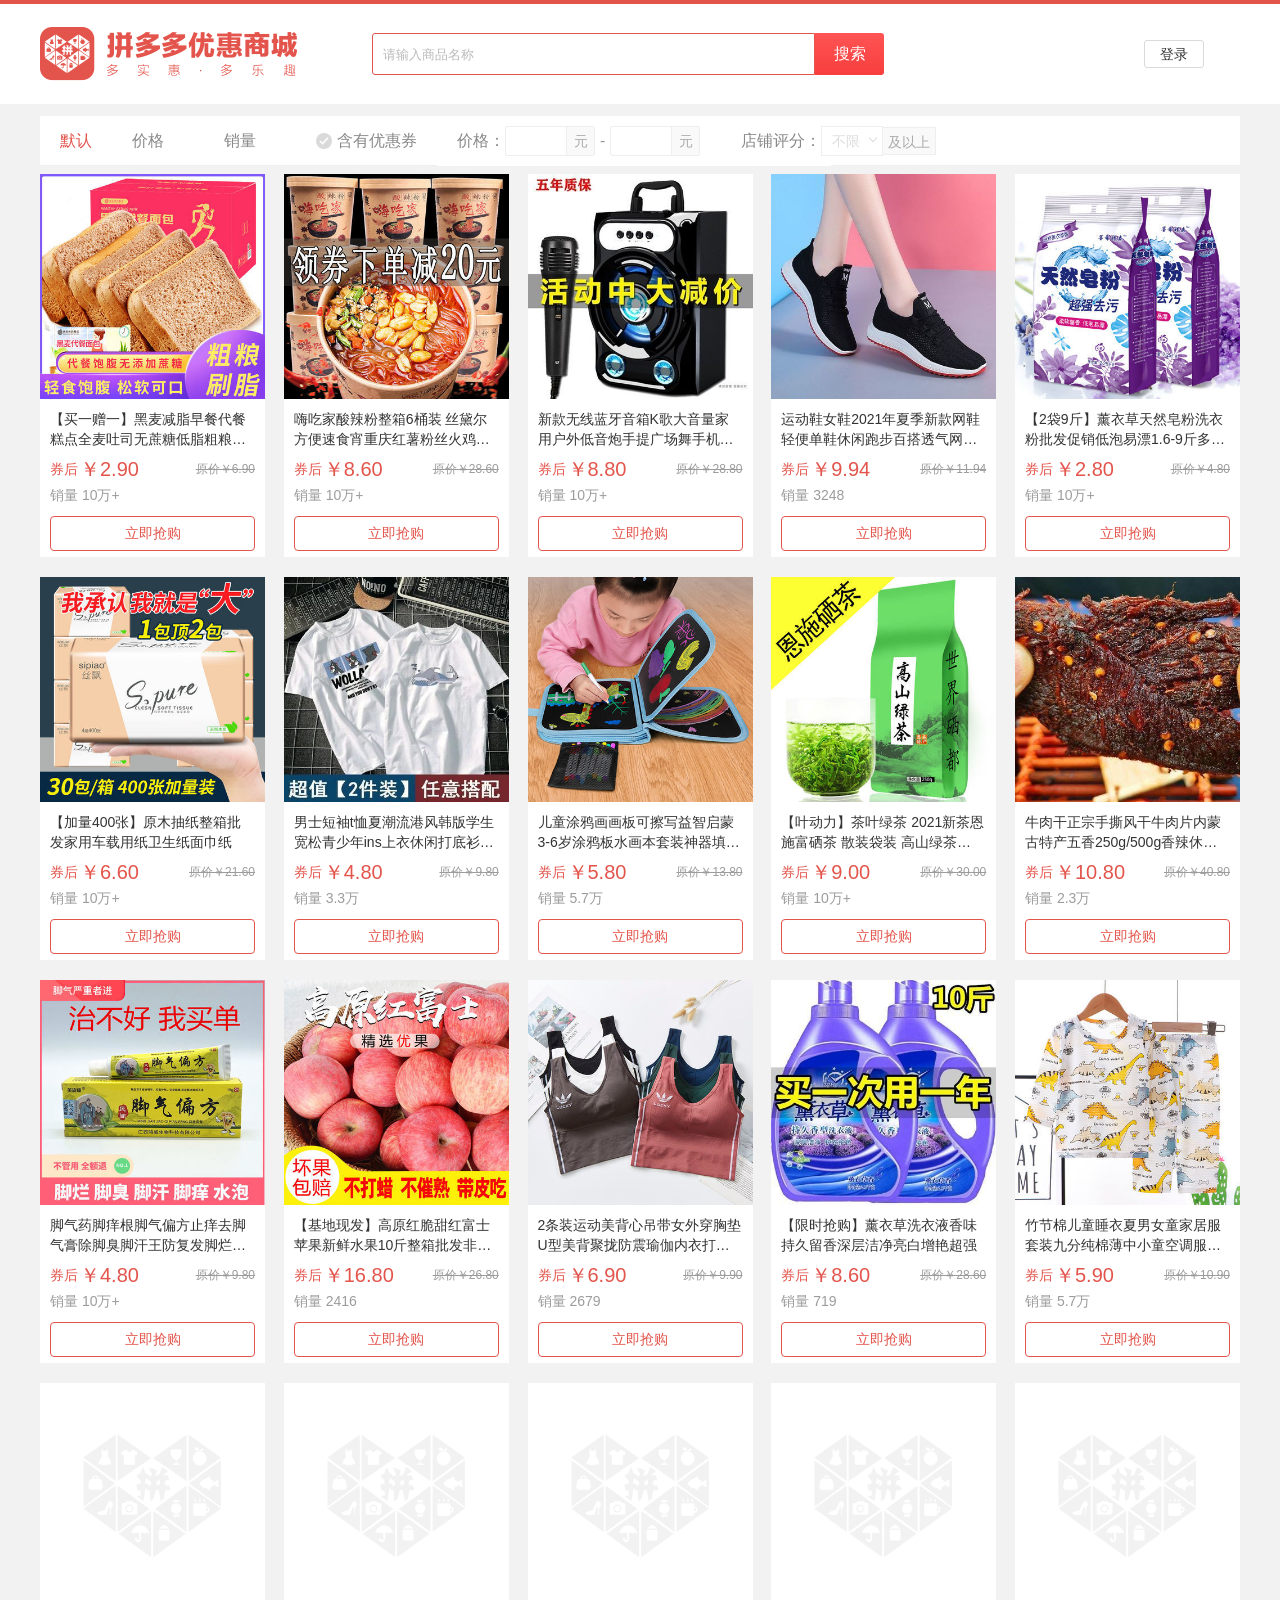
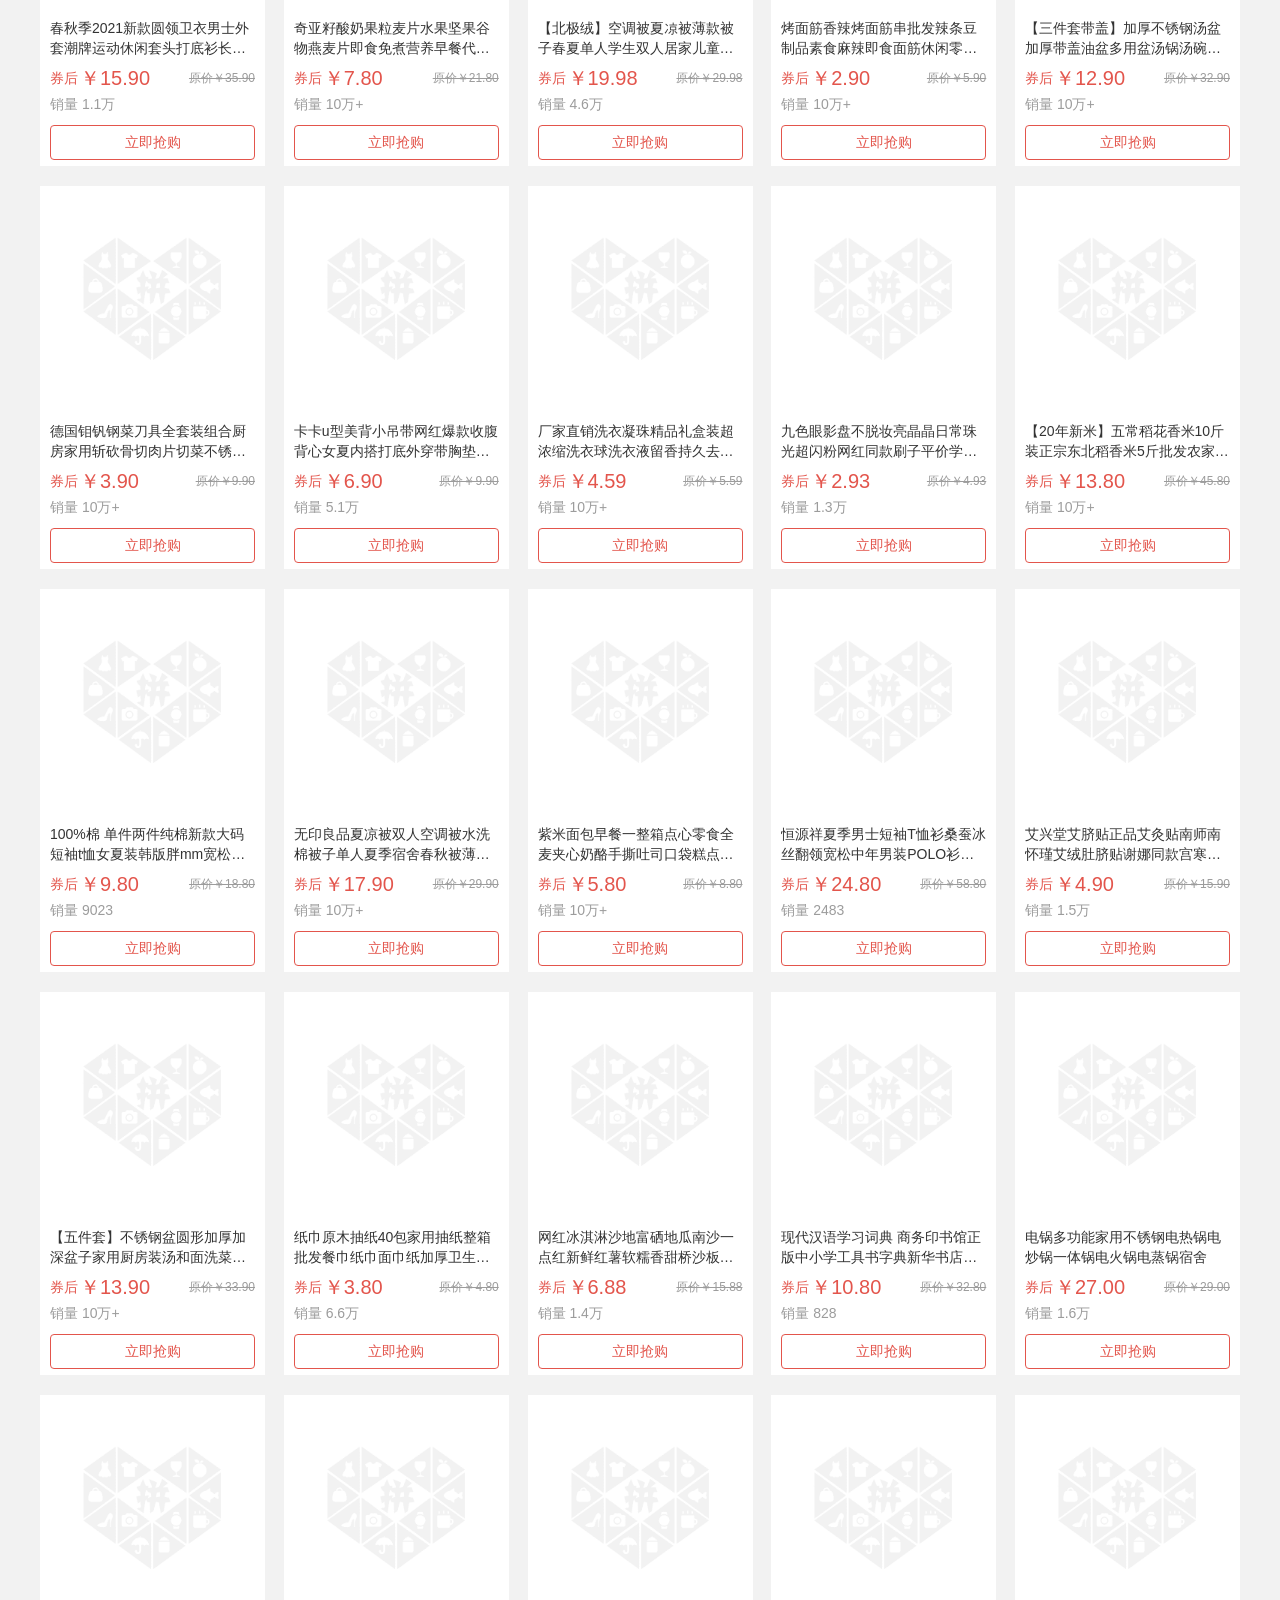
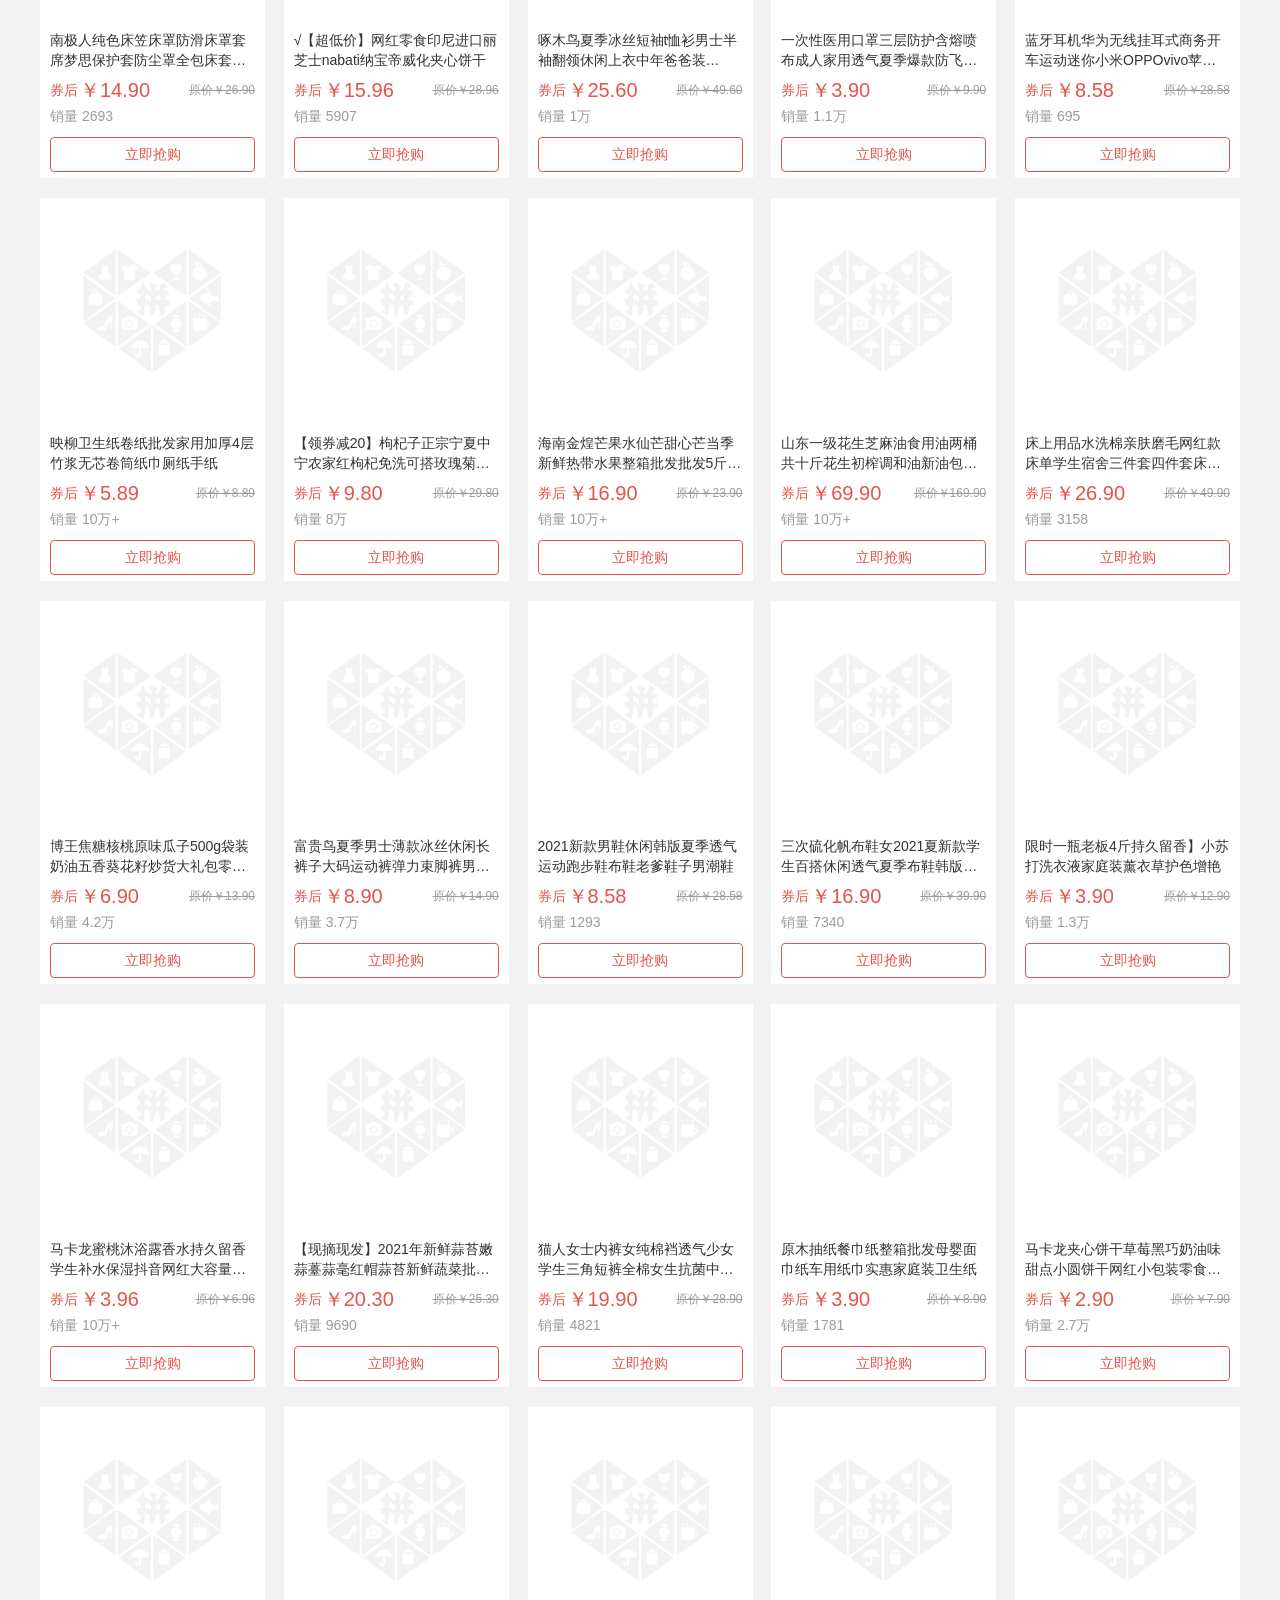
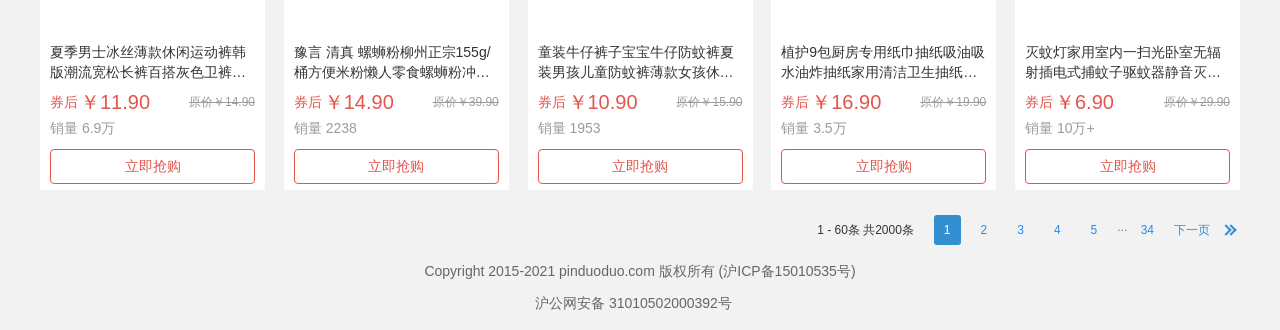
<file: home.html>
<!DOCTYPE html>
<!-- saved from url=(0052)https://youhui.pinduoduo.com/search/landing?keyword= -->
<html>

<head>

    
     <!-- Global site tag (gtag.js) - Google Analytics -->
    <script async src="https://www.googletagmanager.com/gtag/js?id=G-MF36ZHB8HM"></script>
    <script>
      window.dataLayer = window.dataLayer || [];
      function gtag(){dataLayer.push(arguments);}
      gtag('js', new Date());

      gtag('config', 'G-MF36ZHB8HM');
    </script>
    
        <script>
        function initBuyButtonClickEvent() {
                const buttons = document.querySelectorAll(".purchase-btn")
                for (const button of buttons) {
                  button.addEventListener('click', function(event) {
                       gtag('event', 'add_to_lzh_cart', {
                              currency: 'USD',
                              items: [{
                                item_id: 'SKU_12345',
                                item_name: 'jeggings',
                                coupon: 'SUMMER_FUN',
                                discount: 2.22,
                                affiliation: 'Google Store',
                                item_brand: 'Gucci',
                                item_category: 'pants',
                                item_variant: 'black',
                                price: 9.99,
                                currency: 'USD',
                                quantity: 1
                              }],
                              value: 7.77
                            });
                  })
                }
        }
    </script> 
    <meta http-equiv="Content-Type" content="text/html; charset=UTF-8">
    <title>包邮优惠|特价－拼多多优惠商城</title>
    <meta name="viewport" content="width=device-width,minimum-scale=1,initial-scale=1">
    <meta name="keywords" content="优惠券|包邮|特价|全网最低">
    <meta name="description" content="超多优惠，实惠多多，乐趣多多，就在拼多多优惠商城！">
    <meta name="baidu-site-verification" content="tk4VA7ginX">
    <meta name="360-site-verification" content="69745aea5bcc669978016bb0f049b47f">
    <meta name="viewport" content="initial-scale=1.0, width=device-width">
    <meta name="renderer" content="webkit">
    <meta http-equiv="X-UA-Compatible" content="IE=edge,chrome=1">
    <meta http-equiv="Cache-Control" content="no-cache,no-store,must-revalidate">
    <meta http-equiv="Pragma" content="no-cache">
    <meta http-equiv="Expires" content="0">
    <meta http-equiv="x-dns-prefetch-control" content="on">
    <link rel="dns-prefetch" href="https://funimg.pddpic.com/">
    <link rel="dns-prefetch" href="https://omsproductionimg.yangkeduo.com/">
    <link rel="shortcut icon" href="https://t16img.yangkeduo.com/mms_static/c9cf044aadd7ae505d0100e54cd4c608.ico" type="image/x-icon">
    <link href="./list_files/antd.min.css" rel="stylesheet">
    <link href="./list_files/base.css" rel="stylesheet"><!-- 
    <link rel="preload" href="./list_files/landing.js" as="script">
    <link rel="preload" href="./list_files/_app.js" as="script">
    <link rel="preload" href="./list_files/webpack-8ed9452df514b4d17d80.js" as="script">
    <link rel="preload" href="./list_files/commons.43324349a6ce3d8da87e.js" as="script">
    <link rel="preload" href="./list_files/styles.5ca577ac49bd0be8f8f5.js" as="script">
    <link rel="preload" href="./list_files/main-a20bf553029fdadc51db.js" as="script"> -->
    <link rel="stylesheet" href="./list_files/styles.ddb0cfc1.chunk.css">
    <meta name="viewport" content="width=device-width,minimum-scale=1,initial-scale=1" class="next-head">
    <meta name="keywords" content="优惠券|包邮|特价|全网最低" class="next-head">
    <meta name="description" content="超多优惠，实惠多多，乐趣多多，就在拼多多优惠商城！" class="next-head">
    <meta name="baidu-site-verification" content="tk4VA7ginX" class="next-head">
    <meta name="360-site-verification" content="69745aea5bcc669978016bb0f049b47f" class="next-head">
</head>

<body onload="initBuyButtonClickEvent()">

    <div id="__next">
        <div class="site-wrapper">
            <div class="search-bar">
                <div class="top-line"></div>
                <div class="content"><img src="./list_files/804f5f88-82d4-4b3f-9cfe-06d4d172fec3.png.slim.png" alt="" class="logo-img">
                    <div class="search-bar-input"><input type="text" placeholder="请输入商品名称" value=""><span>搜索</span></div>
                    <div class="login-wrapper">
                        <div class="login-btn">登录</div>
                    </div>
                </div>
            </div>
            <div class="site">
                <div class="landing-page-wrapper">
                    <div class="goods-list-nav-wrapper">
                        <div class="goods-list-nav-lv2">
                            <div class="goods-list-nav-lv2-tab check-icon-red">默认</div>
                            <div class="goods-list-nav-lv2-tab">价格<span class="double-arrow"></span></div>
                            <div class="goods-list-nav-lv2-tab">销量<span class="double-arrow"></span></div>
                            <div class="goods-list-nav-lv2-tab"><img class="check-icon" src="./list_files/54ded9f6-bb2a-4615-b110-36c55d1f063d.png" alt="">含有优惠券</div>
                            <div class="nav-filter-wrapper" style="width: 264px;">
                                <div class="filter-wrapper" style="width: 394px;"><span class="title">价格：</span>
                                    <div class="filter-input-wrapper"><input type="text" readonly="" value=""><span>元</span></div><span class="blank">-</span>
                                    <div class="filter-input-wrapper"><input type="text" readonly="" value=""><span>元</span></div>
                                    <div class="button-wrapper"><span>确定</span><span>清空</span></div>
                                    <div class="suggest">
                                        <ul>
                                            <li>0 - 10元</li>
                                            <li>10 - 20元</li>
                                            <li>20 - 50元</li>
                                            <li>50 - 100元</li>
                                            <li>100 - 200元</li>
                                        </ul>
                                    </div>
                                </div>
                            </div>
                            <div class="nav-filter-wrapper" style="width: 215px;">
                                <div class="filter-wrapper-type2"><span class="title">店铺评分：</span>
                                    <div class="filter-input-wrapper "><span class="filter-select">不限<i class="arrow"></i></span><span class="filter-unit">及以上</span>
                                        <div class="suggest">
                                            <ul>
                                                <li>不限</li>
                                                <li>5.0</li>
                                                <li>4.9</li>
                                                <li>4.8</li>
                                                <li>4.7</li>
                                                <li>4.6</li>
                                            </ul>
                                        </div>
                                    </div>
                                </div>
                            </div>
                        </div>
                    </div>
                    <div class="card-wrapper"><a class="goods-detail-card-wrapper" target="_blank" href="goods/detail.html?goodsId=232012214554&amp;s=JdDCQ7H9a"><img src="./list_files/71839d5c70b03fc8ced4b8757a70f46a.jpeg" alt="" class="card-img" style="">
                            <div class="goods-detail-card-content">
                                <p class="double-line-desc bottom-10">【买一赠一】黑麦减脂早餐代餐糕点全麦吐司无蔗糖低脂粗粮面包</p>
                                <div class="card-part-combiner bottom-5">
                                    <p class="after-coupon-price-type2"><span>券后</span><span>￥2.90</span></p><span class="origin-price">原价￥6.90</span>
                                </div>
                                <p class="sale-number bottom-10">销量 10万+</p>
                                <div class="purchase-btn">立即抢购</div>
                            </div>
                        </a><a class="goods-detail-card-wrapper" target="_blank" href="goods/detail.html?goodsId=6537499390&amp;s=JRsX2Ca27"><img src="./list_files/5847aa54a7b44f9beb08602daf0c9704.jpeg" alt="" class="card-img" style="">
                            <div class="goods-detail-card-content">
                                <p class="double-line-desc bottom-10">嗨吃家酸辣粉整箱6桶装 丝黛尔方便速食宵重庆红薯粉丝火鸡面螺蛳</p>
                                <div class="card-part-combiner bottom-5">
                                    <p class="after-coupon-price-type2"><span>券后</span><span>￥8.60</span></p><span class="origin-price">原价￥28.60</span>
                                </div>
                                <p class="sale-number bottom-10">销量 10万+</p>
                                <div class="purchase-btn">立即抢购</div>
                            </div>
                        </a><a class="goods-detail-card-wrapper" target="_blank" href="goods/detail.html?goodsId=204024724706&amp;s=JQVc8sq9xl"><img src="./list_files/fad4e05f3bfa6fd53b69b9c07b92b8b7.jpeg" alt="" class="card-img" style="">
                            <div class="goods-detail-card-content">
                                <p class="double-line-desc bottom-10">新款无线蓝牙音箱K歌大音量家用户外低音炮手提广场舞手机音响</p>
                                <div class="card-part-combiner bottom-5">
                                    <p class="after-coupon-price-type2"><span>券后</span><span>￥8.80</span></p><span class="origin-price">原价￥28.80</span>
                                </div>
                                <p class="sale-number bottom-10">销量 10万+</p>
                                <div class="purchase-btn">立即抢购</div>
                            </div>
                        </a><a class="goods-detail-card-wrapper" target="_blank" href="goods/detail.html?goodsId=238465204715&amp;s=J2frgYJK4"><img src="./list_files/9a426c0541cee89dc2fd82eff63536e5.jpeg" alt="" class="card-img" style="">
                            <div class="goods-detail-card-content">
                                <p class="double-line-desc bottom-10">运动鞋女鞋2021年夏季新款网鞋轻便单鞋休闲跑步百搭透气网面小白</p>
                                <div class="card-part-combiner bottom-5">
                                    <p class="after-coupon-price-type2"><span>券后</span><span>￥9.94</span></p><span class="origin-price">原价￥11.94</span>
                                </div>
                                <p class="sale-number bottom-10">销量 3248</p>
                                <div class="purchase-btn">立即抢购</div>
                            </div>
                        </a><a class="goods-detail-card-wrapper" target="_blank" href="goods/detail.html?goodsId=2605182140&amp;s=JQbSUMjZd5"><img src="./list_files/9c547f25226afe6b5add4adf9eeef092.jpeg" alt="" class="card-img" style="">
                            <div class="goods-detail-card-content">
                                <p class="double-line-desc bottom-10">【2袋9斤】薰衣草天然皂粉洗衣粉批发促销低泡易漂1.6-9斤多规格</p>
                                <div class="card-part-combiner bottom-5">
                                    <p class="after-coupon-price-type2"><span>券后</span><span>￥2.80</span></p><span class="origin-price">原价￥4.80</span>
                                </div>
                                <p class="sale-number bottom-10">销量 10万+</p>
                                <div class="purchase-btn">立即抢购</div>
                            </div>
                        </a><a class="goods-detail-card-wrapper" target="_blank" href="goods/detail.html?goodsId=212061883700&amp;s=JQzZQNDPWC"><img src="./list_files/cc492cc281e56912390555a79870d801.jpeg" alt="" class="card-img" style="">
                            <div class="goods-detail-card-content">
                                <p class="double-line-desc bottom-10">【加量400张】原木抽纸整箱批发家用车载用纸卫生纸面巾纸</p>
                                <div class="card-part-combiner bottom-5">
                                    <p class="after-coupon-price-type2"><span>券后</span><span>￥6.60</span></p><span class="origin-price">原价￥21.60</span>
                                </div>
                                <p class="sale-number bottom-10">销量 10万+</p>
                                <div class="purchase-btn">立即抢购</div>
                            </div>
                        </a><a class="goods-detail-card-wrapper" target="_blank" href="goods/detail.html?goodsId=227904439746&amp;s=JEmbUeFzO"><img src="./list_files/ae6cad2c4f645c62aa065948cac656b7.jpeg" alt="" class="card-img" style="">
                            <div class="goods-detail-card-content">
                                <p class="double-line-desc bottom-10">男士短袖t恤夏潮流港风韩版学生宽松青少年ins上衣休闲打底衫衣服</p>
                                <div class="card-part-combiner bottom-5">
                                    <p class="after-coupon-price-type2"><span>券后</span><span>￥4.80</span></p><span class="origin-price">原价￥9.80</span>
                                </div>
                                <p class="sale-number bottom-10">销量 3.3万</p>
                                <div class="purchase-btn">立即抢购</div>
                            </div>
                        </a><a class="goods-detail-card-wrapper" target="_blank" href="goods/detail.html?goodsId=215212678802&amp;s=JgPlfiey7"><img src="./list_files/7bed06b7e227483c26b5dfca406385d2.jpeg" alt="" class="card-img" style="">
                            <div class="goods-detail-card-content">
                                <p class="double-line-desc bottom-10">儿童涂鸦画画板可擦写益智启蒙3-6岁涂鸦板水画本套装神器填色本</p>
                                <div class="card-part-combiner bottom-5">
                                    <p class="after-coupon-price-type2"><span>券后</span><span>￥5.80</span></p><span class="origin-price">原价￥13.80</span>
                                </div>
                                <p class="sale-number bottom-10">销量 5.7万</p>
                                <div class="purchase-btn">立即抢购</div>
                            </div>
                        </a><a class="goods-detail-card-wrapper" target="_blank" href="goods/detail.html?goodsId=86172849782&amp;s=JR4L2uf2d"><img src="./list_files/451dee3b5335bc65000308ab8c668b18.jpeg" alt="" class="card-img" style="">
                            <div class="goods-detail-card-content">
                                <p class="double-line-desc bottom-10">【叶动力】茶叶绿茶 2021新茶恩施富硒茶 散装袋装 高山绿茶250g</p>
                                <div class="card-part-combiner bottom-5">
                                    <p class="after-coupon-price-type2"><span>券后</span><span>￥9.00</span></p><span class="origin-price">原价￥30.00</span>
                                </div>
                                <p class="sale-number bottom-10">销量 10万+</p>
                                <div class="purchase-btn">立即抢购</div>
                            </div>
                        </a><a class="goods-detail-card-wrapper" target="_blank" href="goods/detail.html?goodsId=180958805863&amp;s=JmBsJDGi3"><img src="./list_files/1c2cc2bbfc98fa800c4c03184a19cfb4.jpeg" alt="" class="card-img" style="">
                            <div class="goods-detail-card-content">
                                <p class="double-line-desc bottom-10">牛肉干正宗手撕风干牛肉片内蒙古特产五香250g/500g香辣休闲零食</p>
                                <div class="card-part-combiner bottom-5">
                                    <p class="after-coupon-price-type2"><span>券后</span><span>￥10.80</span></p><span class="origin-price">原价￥40.80</span>
                                </div>
                                <p class="sale-number bottom-10">销量 2.3万</p>
                                <div class="purchase-btn">立即抢购</div>
                            </div>
                        </a><a class="goods-detail-card-wrapper" target="_blank" href="goods/detail.html?goodsId=124634405371&amp;s=JQr265NfWx"><img src="./list_files/d8ad173c474c2a5741f575530eaac42c.jpeg" alt="" class="card-img" style="">
                            <div class="goods-detail-card-content">
                                <p class="double-line-desc bottom-10">脚气药脚痒根脚气偏方止痒去脚气膏除脚臭脚汗王防复发脚烂丫永不</p>
                                <div class="card-part-combiner bottom-5">
                                    <p class="after-coupon-price-type2"><span>券后</span><span>￥4.80</span></p><span class="origin-price">原价￥9.80</span>
                                </div>
                                <p class="sale-number bottom-10">销量 10万+</p>
                                <div class="purchase-btn">立即抢购</div>
                            </div>
                        </a><a class="goods-detail-card-wrapper" target="_blank" href="goods/detail.html?goodsId=237364146127&amp;s=JQTX4XoYYx"><img src="./list_files/89cc914fcbe28ffc7bdb457de02db921.jpeg" alt="" class="card-img" style="">
                            <div class="goods-detail-card-content">
                                <p class="double-line-desc bottom-10">【基地现发】高原红脆甜红富士苹果新鲜水果10斤整箱批发非丑苹果</p>
                                <div class="card-part-combiner bottom-5">
                                    <p class="after-coupon-price-type2"><span>券后</span><span>￥16.80</span></p><span class="origin-price">原价￥26.80</span>
                                </div>
                                <p class="sale-number bottom-10">销量 2416</p>
                                <div class="purchase-btn">立即抢购</div>
                            </div>
                        </a><a class="goods-detail-card-wrapper" target="_blank" href="goods/detail.html?goodsId=239014626045&amp;s=J3KY2sf27"><img src="./list_files/6e60e14bc91eb557b389c55473119cc0.jpeg" alt="" class="card-img" style="">
                            <div class="goods-detail-card-content">
                                <p class="double-line-desc bottom-10">2条装运动美背心吊带女外穿胸垫U型美背聚拢防震瑜伽内衣打底抹胸</p>
                                <div class="card-part-combiner bottom-5">
                                    <p class="after-coupon-price-type2"><span>券后</span><span>￥6.90</span></p><span class="origin-price">原价￥9.90</span>
                                </div>
                                <p class="sale-number bottom-10">销量 2679</p>
                                <div class="purchase-btn">立即抢购</div>
                            </div>
                        </a><a class="goods-detail-card-wrapper" target="_blank" href="goods/detail.html?goodsId=237855012583&amp;s=JQrTGHSVhm"><img src="./list_files/3ca3b4bf5dcfa4c9fccc12f7ba1213fd.jpeg" alt="" class="card-img" style="">
                            <div class="goods-detail-card-content">
                                <p class="double-line-desc bottom-10">【限时抢购】薰衣草洗衣液香味持久留香深层洁净亮白增艳超强</p>
                                <div class="card-part-combiner bottom-5">
                                    <p class="after-coupon-price-type2"><span>券后</span><span>￥8.60</span></p><span class="origin-price">原价￥28.60</span>
                                </div>
                                <p class="sale-number bottom-10">销量 719</p>
                                <div class="purchase-btn">立即抢购</div>
                            </div>
                        </a><a class="goods-detail-card-wrapper" target="_blank" href="goods/detail.html?goodsId=91183825432&amp;s=J1bL4z7eO"><img src="./list_files/4d692d74c950e353e05644f9fbd32a95.jpeg" alt="" class="card-img" style="">
                            <div class="goods-detail-card-content">
                                <p class="double-line-desc bottom-10">竹节棉儿童睡衣夏男女童家居服套装九分纯棉薄中小童空调服童夏装</p>
                                <div class="card-part-combiner bottom-5">
                                    <p class="after-coupon-price-type2"><span>券后</span><span>￥5.90</span></p><span class="origin-price">原价￥10.90</span>
                                </div>
                                <p class="sale-number bottom-10">销量 5.7万</p>
                                <div class="purchase-btn">立即抢购</div>
                            </div>
                        </a><a class="goods-detail-card-wrapper" target="_blank" href="goods/detail.html?goodsId=220068186497&amp;s=JcBTLSoc7"><img src="./list_files/01518d0e-8e64-4848-8246-5860810bf4cd.png" alt="商品图片" style="width: 225px; height: 225px;">
                            <div class="goods-detail-card-content">
                                <p class="double-line-desc bottom-10">春秋季2021新款圆领卫衣男士外套潮牌运动休闲套头打底衫长袖T恤</p>
                                <div class="card-part-combiner bottom-5">
                                    <p class="after-coupon-price-type2"><span>券后</span><span>￥15.90</span></p><span class="origin-price">原价￥35.90</span>
                                </div>
                                <p class="sale-number bottom-10">销量 1.1万</p>
                                <div class="purchase-btn">立即抢购</div>
                            </div>
                        </a><a class="goods-detail-card-wrapper" target="_blank" href="goods/detail.html?goodsId=230726747438&amp;s=JQ1SSAduhu"><img src="./list_files/01518d0e-8e64-4848-8246-5860810bf4cd.png" alt="商品图片" style="width: 225px; height: 225px;">
                            <div class="goods-detail-card-content">
                                <p class="double-line-desc bottom-10">奇亚籽酸奶果粒麦片水果坚果谷物燕麦片即食免煮营养早餐代餐袋装</p>
                                <div class="card-part-combiner bottom-5">
                                    <p class="after-coupon-price-type2"><span>券后</span><span>￥7.80</span></p><span class="origin-price">原价￥21.80</span>
                                </div>
                                <p class="sale-number bottom-10">销量 10万+</p>
                                <div class="purchase-btn">立即抢购</div>
                            </div>
                        </a><a class="goods-detail-card-wrapper" target="_blank" href="goods/detail.html?goodsId=117272340527&amp;s=JQHhNw2dFc"><img src="./list_files/01518d0e-8e64-4848-8246-5860810bf4cd.png" alt="商品图片" style="width: 225px; height: 225px;">
                            <div class="goods-detail-card-content">
                                <p class="double-line-desc bottom-10">【北极绒】空调被夏凉被薄款被子春夏单人学生双人居家儿童被子</p>
                                <div class="card-part-combiner bottom-5">
                                    <p class="after-coupon-price-type2"><span>券后</span><span>￥19.98</span></p><span class="origin-price">原价￥29.98</span>
                                </div>
                                <p class="sale-number bottom-10">销量 4.6万</p>
                                <div class="purchase-btn">立即抢购</div>
                            </div>
                        </a><a class="goods-detail-card-wrapper" target="_blank" href="goods/detail.html?goodsId=171196259116&amp;s=J4uei9ewU"><img src="./list_files/01518d0e-8e64-4848-8246-5860810bf4cd.png" alt="商品图片" style="width: 225px; height: 225px;">
                            <div class="goods-detail-card-content">
                                <p class="double-line-desc bottom-10">烤面筋香辣烤面筋串批发辣条豆制品素食麻辣即食面筋休闲零食小吃</p>
                                <div class="card-part-combiner bottom-5">
                                    <p class="after-coupon-price-type2"><span>券后</span><span>￥2.90</span></p><span class="origin-price">原价￥5.90</span>
                                </div>
                                <p class="sale-number bottom-10">销量 10万+</p>
                                <div class="purchase-btn">立即抢购</div>
                            </div>
                        </a><a class="goods-detail-card-wrapper" target="_blank" href="goods/detail.html?goodsId=1262202854&amp;s=JQuoZSrgu7"><img src="./list_files/01518d0e-8e64-4848-8246-5860810bf4cd.png" alt="商品图片" style="width: 225px; height: 225px;">
                            <div class="goods-detail-card-content">
                                <p class="double-line-desc bottom-10">【三件套带盖】加厚不锈钢汤盆加厚带盖油盆多用盆汤锅汤碗收纳盆</p>
                                <div class="card-part-combiner bottom-5">
                                    <p class="after-coupon-price-type2"><span>券后</span><span>￥12.90</span></p><span class="origin-price">原价￥32.90</span>
                                </div>
                                <p class="sale-number bottom-10">销量 10万+</p>
                                <div class="purchase-btn">立即抢购</div>
                            </div>
                        </a><a class="goods-detail-card-wrapper" target="_blank" href="goods/detail.html?goodsId=166560747688&amp;s=JjO8ir6C7"><img src="./list_files/01518d0e-8e64-4848-8246-5860810bf4cd.png" alt="商品图片" style="width: 225px; height: 225px;">
                            <div class="goods-detail-card-content">
                                <p class="double-line-desc bottom-10">德国钼钒钢菜刀具全套装组合厨房家用斩砍骨切肉片切菜不锈钢锋利</p>
                                <div class="card-part-combiner bottom-5">
                                    <p class="after-coupon-price-type2"><span>券后</span><span>￥3.90</span></p><span class="origin-price">原价￥9.90</span>
                                </div>
                                <p class="sale-number bottom-10">销量 10万+</p>
                                <div class="purchase-btn">立即抢购</div>
                            </div>
                        </a><a class="goods-detail-card-wrapper" target="_blank" href="goods/detail.html?goodsId=235105140757&amp;s=JGBoVu9zO"><img src="./list_files/01518d0e-8e64-4848-8246-5860810bf4cd.png" alt="商品图片" style="width: 225px; height: 225px;">
                            <div class="goods-detail-card-content">
                                <p class="double-line-desc bottom-10">卡卡u型美背小吊带网红爆款收腹背心女夏内搭打底外穿带胸垫内衣</p>
                                <div class="card-part-combiner bottom-5">
                                    <p class="after-coupon-price-type2"><span>券后</span><span>￥6.90</span></p><span class="origin-price">原价￥9.90</span>
                                </div>
                                <p class="sale-number bottom-10">销量 5.1万</p>
                                <div class="purchase-btn">立即抢购</div>
                            </div>
                        </a><a class="goods-detail-card-wrapper" target="_blank" href="goods/detail.html?goodsId=57817472570&amp;s=J4c88YStC"><img src="./list_files/01518d0e-8e64-4848-8246-5860810bf4cd.png" alt="商品图片" style="width: 225px; height: 225px;">
                            <div class="goods-detail-card-content">
                                <p class="double-line-desc bottom-10">厂家直销洗衣凝珠精品礼盒装超浓缩洗衣球洗衣液留香持久去污杀菌</p>
                                <div class="card-part-combiner bottom-5">
                                    <p class="after-coupon-price-type2"><span>券后</span><span>￥4.59</span></p><span class="origin-price">原价￥5.59</span>
                                </div>
                                <p class="sale-number bottom-10">销量 10万+</p>
                                <div class="purchase-btn">立即抢购</div>
                            </div>
                        </a><a class="goods-detail-card-wrapper" target="_blank" href="goods/detail.html?goodsId=219717985711&amp;s=JQssIC1lfi"><img src="./list_files/01518d0e-8e64-4848-8246-5860810bf4cd.png" alt="商品图片" style="width: 225px; height: 225px;">
                            <div class="goods-detail-card-content">
                                <p class="double-line-desc bottom-10">九色眼影盘不脱妆亮晶晶日常珠光超闪粉网红同款刷子平价学生ins</p>
                                <div class="card-part-combiner bottom-5">
                                    <p class="after-coupon-price-type2"><span>券后</span><span>￥2.93</span></p><span class="origin-price">原价￥4.93</span>
                                </div>
                                <p class="sale-number bottom-10">销量 1.3万</p>
                                <div class="purchase-btn">立即抢购</div>
                            </div>
                        </a><a class="goods-detail-card-wrapper" target="_blank" href="goods/detail.html?goodsId=204522770619&amp;s=Jb7fr06QH"><img src="./list_files/01518d0e-8e64-4848-8246-5860810bf4cd.png" alt="商品图片" style="width: 225px; height: 225px;">
                            <div class="goods-detail-card-content">
                                <p class="double-line-desc bottom-10">【20年新米】五常稻花香米10斤装正宗东北稻香米5斤批发农家自产</p>
                                <div class="card-part-combiner bottom-5">
                                    <p class="after-coupon-price-type2"><span>券后</span><span>￥13.80</span></p><span class="origin-price">原价￥45.80</span>
                                </div>
                                <p class="sale-number bottom-10">销量 10万+</p>
                                <div class="purchase-btn">立即抢购</div>
                            </div>
                        </a><a class="goods-detail-card-wrapper" target="_blank" href="goods/detail.html?goodsId=225157302331&amp;s=Jceou65Hy"><img src="./list_files/01518d0e-8e64-4848-8246-5860810bf4cd.png" alt="商品图片" style="width: 225px; height: 225px;">
                            <div class="goods-detail-card-content">
                                <p class="double-line-desc bottom-10">100%棉 单件两件纯棉新款大码短袖t恤女夏装韩版胖mm宽松上衣女</p>
                                <div class="card-part-combiner bottom-5">
                                    <p class="after-coupon-price-type2"><span>券后</span><span>￥9.80</span></p><span class="origin-price">原价￥18.80</span>
                                </div>
                                <p class="sale-number bottom-10">销量 9023</p>
                                <div class="purchase-btn">立即抢购</div>
                            </div>
                        </a><a class="goods-detail-card-wrapper" target="_blank" href="goods/detail.html?goodsId=230487693629&amp;s=JQhB0RWBFx"><img src="./list_files/01518d0e-8e64-4848-8246-5860810bf4cd.png" alt="商品图片" style="width: 225px; height: 225px;">
                            <div class="goods-detail-card-content">
                                <p class="double-line-desc bottom-10">无印良品夏凉被双人空调被水洗棉被子单人夏季宿舍春秋被薄夏被</p>
                                <div class="card-part-combiner bottom-5">
                                    <p class="after-coupon-price-type2"><span>券后</span><span>￥17.90</span></p><span class="origin-price">原价￥29.90</span>
                                </div>
                                <p class="sale-number bottom-10">销量 10万+</p>
                                <div class="purchase-btn">立即抢购</div>
                            </div>
                        </a><a class="goods-detail-card-wrapper" target="_blank" href="goods/detail.html?goodsId=171564233694&amp;s=Jl1DcTvEG"><img src="./list_files/01518d0e-8e64-4848-8246-5860810bf4cd.png" alt="商品图片" style="width: 225px; height: 225px;">
                            <div class="goods-detail-card-content">
                                <p class="double-line-desc bottom-10">紫米面包早餐一整箱点心零食全麦夹心奶酪手撕吐司口袋糕点心批发</p>
                                <div class="card-part-combiner bottom-5">
                                    <p class="after-coupon-price-type2"><span>券后</span><span>￥5.80</span></p><span class="origin-price">原价￥8.80</span>
                                </div>
                                <p class="sale-number bottom-10">销量 10万+</p>
                                <div class="purchase-btn">立即抢购</div>
                            </div>
                        </a><a class="goods-detail-card-wrapper" target="_blank" href="goods/detail.html?goodsId=237537560348&amp;s=JQsTJcavgH"><img src="./list_files/01518d0e-8e64-4848-8246-5860810bf4cd.png" alt="商品图片" style="width: 225px; height: 225px;">
                            <div class="goods-detail-card-content">
                                <p class="double-line-desc bottom-10">恒源祥夏季男士短袖T恤衫桑蚕冰丝翻领宽松中年男装POLO衫爸爸装</p>
                                <div class="card-part-combiner bottom-5">
                                    <p class="after-coupon-price-type2"><span>券后</span><span>￥24.80</span></p><span class="origin-price">原价￥58.80</span>
                                </div>
                                <p class="sale-number bottom-10">销量 2483</p>
                                <div class="purchase-btn">立即抢购</div>
                            </div>
                        </a><a class="goods-detail-card-wrapper" target="_blank" href="goods/detail.html?goodsId=173352181993&amp;s=J6stAgPH7"><img src="./list_files/01518d0e-8e64-4848-8246-5860810bf4cd.png" alt="商品图片" style="width: 225px; height: 225px;">
                            <div class="goods-detail-card-content">
                                <p class="double-line-desc bottom-10">艾兴堂艾脐贴正品艾灸贴南师南怀瑾艾绒肚脐贴谢娜同款宫寒贴祛湿</p>
                                <div class="card-part-combiner bottom-5">
                                    <p class="after-coupon-price-type2"><span>券后</span><span>￥4.90</span></p><span class="origin-price">原价￥15.90</span>
                                </div>
                                <p class="sale-number bottom-10">销量 1.5万</p>
                                <div class="purchase-btn">立即抢购</div>
                            </div>
                        </a><a class="goods-detail-card-wrapper" target="_blank" href="goods/detail.html?goodsId=76404359402&amp;s=JQoEyLs1Ya"><img src="./list_files/01518d0e-8e64-4848-8246-5860810bf4cd.png" alt="商品图片" style="width: 225px; height: 225px;">
                            <div class="goods-detail-card-content">
                                <p class="double-line-desc bottom-10">【五件套】不锈钢盆圆形加厚加深盆子家用厨房装汤和面洗菜沥水盆</p>
                                <div class="card-part-combiner bottom-5">
                                    <p class="after-coupon-price-type2"><span>券后</span><span>￥13.90</span></p><span class="origin-price">原价￥33.90</span>
                                </div>
                                <p class="sale-number bottom-10">销量 10万+</p>
                                <div class="purchase-btn">立即抢购</div>
                            </div>
                        </a><a class="goods-detail-card-wrapper" target="_blank" href="goods/detail.html?goodsId=227341342228&amp;s=JQWs3pbqzH"><img src="./list_files/01518d0e-8e64-4848-8246-5860810bf4cd.png" alt="商品图片" style="width: 225px; height: 225px;">
                            <div class="goods-detail-card-content">
                                <p class="double-line-desc bottom-10">纸巾原木抽纸40包家用抽纸整箱批发餐巾纸巾面巾纸加厚卫生纸6包</p>
                                <div class="card-part-combiner bottom-5">
                                    <p class="after-coupon-price-type2"><span>券后</span><span>￥3.80</span></p><span class="origin-price">原价￥4.80</span>
                                </div>
                                <p class="sale-number bottom-10">销量 6.6万</p>
                                <div class="purchase-btn">立即抢购</div>
                            </div>
                        </a><a class="goods-detail-card-wrapper" target="_blank" href="goods/detail.html?goodsId=204755740270&amp;s=JjpT1b5kU"><img src="./list_files/01518d0e-8e64-4848-8246-5860810bf4cd.png" alt="商品图片" style="width: 225px; height: 225px;">
                            <div class="goods-detail-card-content">
                                <p class="double-line-desc bottom-10">网红冰淇淋沙地富硒地瓜南沙一点红新鲜红薯软糯香甜桥沙板栗薯</p>
                                <div class="card-part-combiner bottom-5">
                                    <p class="after-coupon-price-type2"><span>券后</span><span>￥6.88</span></p><span class="origin-price">原价￥15.88</span>
                                </div>
                                <p class="sale-number bottom-10">销量 1.4万</p>
                                <div class="purchase-btn">立即抢购</div>
                            </div>
                        </a><a class="goods-detail-card-wrapper" target="_blank" href="goods/detail.html?goodsId=6744316440&amp;s=JQDBghKUzL"><img src="./list_files/01518d0e-8e64-4848-8246-5860810bf4cd.png" alt="商品图片" style="width: 225px; height: 225px;">
                            <div class="goods-detail-card-content">
                                <p class="double-line-desc bottom-10">现代汉语学习词典 商务印书馆正版中小学工具书字典新华书店正版</p>
                                <div class="card-part-combiner bottom-5">
                                    <p class="after-coupon-price-type2"><span>券后</span><span>￥10.80</span></p><span class="origin-price">原价￥32.80</span>
                                </div>
                                <p class="sale-number bottom-10">销量 828</p>
                                <div class="purchase-btn">立即抢购</div>
                            </div>
                        </a><a class="goods-detail-card-wrapper" target="_blank" href="goods/detail.html?goodsId=192925248331&amp;s=JQqtrraRFT"><img src="./list_files/01518d0e-8e64-4848-8246-5860810bf4cd.png" alt="商品图片" style="width: 225px; height: 225px;">
                            <div class="goods-detail-card-content">
                                <p class="double-line-desc bottom-10">电锅多功能家用不锈钢电热锅电炒锅一体锅电火锅电蒸锅宿舍</p>
                                <div class="card-part-combiner bottom-5">
                                    <p class="after-coupon-price-type2"><span>券后</span><span>￥27.00</span></p><span class="origin-price">原价￥29.00</span>
                                </div>
                                <p class="sale-number bottom-10">销量 1.6万</p>
                                <div class="purchase-btn">立即抢购</div>
                            </div>
                        </a><a class="goods-detail-card-wrapper" target="_blank" href="goods/detail.html?goodsId=229781386477&amp;s=JfCdG7Jiy"><img src="./list_files/01518d0e-8e64-4848-8246-5860810bf4cd.png" alt="商品图片" style="width: 225px; height: 225px;">
                            <div class="goods-detail-card-content">
                                <p class="double-line-desc bottom-10">南极人纯色床笠床罩防滑床罩套席梦思保护套防尘罩全包床套床垫罩</p>
                                <div class="card-part-combiner bottom-5">
                                    <p class="after-coupon-price-type2"><span>券后</span><span>￥14.90</span></p><span class="origin-price">原价￥26.90</span>
                                </div>
                                <p class="sale-number bottom-10">销量 2693</p>
                                <div class="purchase-btn">立即抢购</div>
                            </div>
                        </a><a class="goods-detail-card-wrapper" target="_blank" href="goods/detail.html?goodsId=225967801855&amp;s=JBEnaqpno"><img src="./list_files/01518d0e-8e64-4848-8246-5860810bf4cd.png" alt="商品图片" style="width: 225px; height: 225px;">
                            <div class="goods-detail-card-content">
                                <p class="double-line-desc bottom-10">√【超低价】网红零食印尼进口丽芝士nabati纳宝帝威化夹心饼干</p>
                                <div class="card-part-combiner bottom-5">
                                    <p class="after-coupon-price-type2"><span>券后</span><span>￥15.96</span></p><span class="origin-price">原价￥28.96</span>
                                </div>
                                <p class="sale-number bottom-10">销量 5907</p>
                                <div class="purchase-btn">立即抢购</div>
                            </div>
                        </a><a class="goods-detail-card-wrapper" target="_blank" href="goods/detail.html?goodsId=229112236566&amp;s=JQmNLQ4KO3"><img src="./list_files/01518d0e-8e64-4848-8246-5860810bf4cd.png" alt="商品图片" style="width: 225px; height: 225px;">
                            <div class="goods-detail-card-content">
                                <p class="double-line-desc bottom-10">啄木鸟夏季冰丝短袖t恤衫男士半袖翻领休闲上衣中年爸爸装POLO衫</p>
                                <div class="card-part-combiner bottom-5">
                                    <p class="after-coupon-price-type2"><span>券后</span><span>￥25.60</span></p><span class="origin-price">原价￥49.60</span>
                                </div>
                                <p class="sale-number bottom-10">销量 1万</p>
                                <div class="purchase-btn">立即抢购</div>
                            </div>
                        </a><a class="goods-detail-card-wrapper" target="_blank" href="goods/detail.html?goodsId=203701552834&amp;s=JQ99irXB7"><img src="./list_files/01518d0e-8e64-4848-8246-5860810bf4cd.png" alt="商品图片" style="width: 225px; height: 225px;">
                            <div class="goods-detail-card-content">
                                <p class="double-line-desc bottom-10">一次性医用口罩三层防护含熔喷布成人家用透气夏季爆款防飞沫病毒</p>
                                <div class="card-part-combiner bottom-5">
                                    <p class="after-coupon-price-type2"><span>券后</span><span>￥3.90</span></p><span class="origin-price">原价￥9.90</span>
                                </div>
                                <p class="sale-number bottom-10">销量 1.1万</p>
                                <div class="purchase-btn">立即抢购</div>
                            </div>
                        </a><a class="goods-detail-card-wrapper" target="_blank" href="goods/detail.html?goodsId=238476377983&amp;s=JQHILzhWnT"><img src="./list_files/01518d0e-8e64-4848-8246-5860810bf4cd.png" alt="商品图片" style="width: 225px; height: 225px;">
                            <div class="goods-detail-card-content">
                                <p class="double-line-desc bottom-10">蓝牙耳机华为无线挂耳式商务开车运动迷你小米OPPOvivo苹果通用型</p>
                                <div class="card-part-combiner bottom-5">
                                    <p class="after-coupon-price-type2"><span>券后</span><span>￥8.58</span></p><span class="origin-price">原价￥28.58</span>
                                </div>
                                <p class="sale-number bottom-10">销量 695</p>
                                <div class="purchase-btn">立即抢购</div>
                            </div>
                        </a><a class="goods-detail-card-wrapper" target="_blank" href="goods/detail.html?goodsId=222512042668&amp;s=JqTUcT3MG"><img src="./list_files/01518d0e-8e64-4848-8246-5860810bf4cd.png" alt="商品图片" style="width: 225px; height: 225px;">
                            <div class="goods-detail-card-content">
                                <p class="double-line-desc bottom-10">映柳卫生纸卷纸批发家用加厚4层竹浆无芯卷筒纸巾厕纸手纸</p>
                                <div class="card-part-combiner bottom-5">
                                    <p class="after-coupon-price-type2"><span>券后</span><span>￥5.89</span></p><span class="origin-price">原价￥8.89</span>
                                </div>
                                <p class="sale-number bottom-10">销量 10万+</p>
                                <div class="purchase-btn">立即抢购</div>
                            </div>
                        </a><a class="goods-detail-card-wrapper" target="_blank" href="goods/detail.html?goodsId=100019186677&amp;s=JwWNwpW3h"><img src="./list_files/01518d0e-8e64-4848-8246-5860810bf4cd.png" alt="商品图片" style="width: 225px; height: 225px;">
                            <div class="goods-detail-card-content">
                                <p class="double-line-desc bottom-10">【领券减20】枸杞子正宗宁夏中宁农家红枸杞免洗可搭玫瑰菊花茶叶</p>
                                <div class="card-part-combiner bottom-5">
                                    <p class="after-coupon-price-type2"><span>券后</span><span>￥9.80</span></p><span class="origin-price">原价￥29.80</span>
                                </div>
                                <p class="sale-number bottom-10">销量 8万</p>
                                <div class="purchase-btn">立即抢购</div>
                            </div>
                        </a><a class="goods-detail-card-wrapper" target="_blank" href="goods/detail.html?goodsId=220512460745&amp;s=JMWOBYQnU"><img src="./list_files/01518d0e-8e64-4848-8246-5860810bf4cd.png" alt="商品图片" style="width: 225px; height: 225px;">
                            <div class="goods-detail-card-content">
                                <p class="double-line-desc bottom-10">海南金煌芒果水仙芒甜心芒当季新鲜热带水果整箱批发批发5斤10斤</p>
                                <div class="card-part-combiner bottom-5">
                                    <p class="after-coupon-price-type2"><span>券后</span><span>￥16.90</span></p><span class="origin-price">原价￥23.90</span>
                                </div>
                                <p class="sale-number bottom-10">销量 10万+</p>
                                <div class="purchase-btn">立即抢购</div>
                            </div>
                        </a><a class="goods-detail-card-wrapper" target="_blank" href="goods/detail.html?goodsId=135995886574&amp;s=JQWmZO77fT"><img src="./list_files/01518d0e-8e64-4848-8246-5860810bf4cd.png" alt="商品图片" style="width: 225px; height: 225px;">
                            <div class="goods-detail-card-content">
                                <p class="double-line-desc bottom-10">山东一级花生芝麻油食用油两桶共十斤花生初榨调和油新油包邮到家</p>
                                <div class="card-part-combiner bottom-5">
                                    <p class="after-coupon-price-type2"><span>券后</span><span>￥69.90</span></p><span class="origin-price">原价￥169.90</span>
                                </div>
                                <p class="sale-number bottom-10">销量 10万+</p>
                                <div class="purchase-btn">立即抢购</div>
                            </div>
                        </a><a class="goods-detail-card-wrapper" target="_blank" href="goods/detail.html?goodsId=237525717537&amp;s=JQEqRkIBWH"><img src="./list_files/01518d0e-8e64-4848-8246-5860810bf4cd.png" alt="商品图片" style="width: 225px; height: 225px;">
                            <div class="goods-detail-card-content">
                                <p class="double-line-desc bottom-10">床上用品水洗棉亲肤磨毛网红款床单学生宿舍三件套四件套床上用品</p>
                                <div class="card-part-combiner bottom-5">
                                    <p class="after-coupon-price-type2"><span>券后</span><span>￥26.90</span></p><span class="origin-price">原价￥49.90</span>
                                </div>
                                <p class="sale-number bottom-10">销量 3158</p>
                                <div class="purchase-btn">立即抢购</div>
                            </div>
                        </a><a class="goods-detail-card-wrapper" target="_blank" href="goods/detail.html?goodsId=1307336620&amp;s=JQzXhEo5uv"><img src="./list_files/01518d0e-8e64-4848-8246-5860810bf4cd.png" alt="商品图片" style="width: 225px; height: 225px;">
                            <div class="goods-detail-card-content">
                                <p class="double-line-desc bottom-10">博王焦糖核桃原味瓜子500g袋装奶油五香葵花籽炒货大礼包零食批发</p>
                                <div class="card-part-combiner bottom-5">
                                    <p class="after-coupon-price-type2"><span>券后</span><span>￥6.90</span></p><span class="origin-price">原价￥13.90</span>
                                </div>
                                <p class="sale-number bottom-10">销量 4.2万</p>
                                <div class="purchase-btn">立即抢购</div>
                            </div>
                        </a><a class="goods-detail-card-wrapper" target="_blank" href="goods/detail.html?goodsId=221939889945&amp;s=J5QeOwh0a"><img src="./list_files/01518d0e-8e64-4848-8246-5860810bf4cd.png" alt="商品图片" style="width: 225px; height: 225px;">
                            <div class="goods-detail-card-content">
                                <p class="double-line-desc bottom-10">富贵鸟夏季男士薄款冰丝休闲长裤子大码运动裤弹力束脚裤男士卫裤</p>
                                <div class="card-part-combiner bottom-5">
                                    <p class="after-coupon-price-type2"><span>券后</span><span>￥8.90</span></p><span class="origin-price">原价￥14.90</span>
                                </div>
                                <p class="sale-number bottom-10">销量 3.7万</p>
                                <div class="purchase-btn">立即抢购</div>
                            </div>
                        </a><a class="goods-detail-card-wrapper" target="_blank" href="goods/detail.html?goodsId=228334759450&amp;s=JpzRKRnMa"><img src="./list_files/01518d0e-8e64-4848-8246-5860810bf4cd.png" alt="商品图片" style="width: 225px; height: 225px;">
                            <div class="goods-detail-card-content">
                                <p class="double-line-desc bottom-10">2021新款男鞋休闲韩版夏季透气运动跑步鞋布鞋老爹鞋子男潮鞋</p>
                                <div class="card-part-combiner bottom-5">
                                    <p class="after-coupon-price-type2"><span>券后</span><span>￥8.58</span></p><span class="origin-price">原价￥28.58</span>
                                </div>
                                <p class="sale-number bottom-10">销量 1293</p>
                                <div class="purchase-btn">立即抢购</div>
                            </div>
                        </a><a class="goods-detail-card-wrapper" target="_blank" href="goods/detail.html?goodsId=230446114066&amp;s=JQDM1DXbCd"><img src="./list_files/01518d0e-8e64-4848-8246-5860810bf4cd.png" alt="商品图片" style="width: 225px; height: 225px;">
                            <div class="goods-detail-card-content">
                                <p class="double-line-desc bottom-10">三次硫化帆布鞋女2021夏新款学生百搭休闲透气夏季布鞋韩版单鞋潮</p>
                                <div class="card-part-combiner bottom-5">
                                    <p class="after-coupon-price-type2"><span>券后</span><span>￥16.90</span></p><span class="origin-price">原价￥39.90</span>
                                </div>
                                <p class="sale-number bottom-10">销量 7340</p>
                                <div class="purchase-btn">立即抢购</div>
                            </div>
                        </a><a class="goods-detail-card-wrapper" target="_blank" href="goods/detail.html?goodsId=231831021376&amp;s=JMCCcipEj"><img src="./list_files/01518d0e-8e64-4848-8246-5860810bf4cd.png" alt="商品图片" style="width: 225px; height: 225px;">
                            <div class="goods-detail-card-content">
                                <p class="double-line-desc bottom-10">限时一瓶老板4斤持久留香】小苏打洗衣液家庭装薰衣草护色增艳</p>
                                <div class="card-part-combiner bottom-5">
                                    <p class="after-coupon-price-type2"><span>券后</span><span>￥3.90</span></p><span class="origin-price">原价￥12.90</span>
                                </div>
                                <p class="sale-number bottom-10">销量 1.3万</p>
                                <div class="purchase-btn">立即抢购</div>
                            </div>
                        </a><a class="goods-detail-card-wrapper" target="_blank" href="goods/detail.html?goodsId=190926914600&amp;s=JcMahum2d"><img src="./list_files/01518d0e-8e64-4848-8246-5860810bf4cd.png" alt="商品图片" style="width: 225px; height: 225px;">
                            <div class="goods-detail-card-content">
                                <p class="double-line-desc bottom-10">马卡龙蜜桃沐浴露香水持久留香学生补水保湿抖音网红大容量沐浴露</p>
                                <div class="card-part-combiner bottom-5">
                                    <p class="after-coupon-price-type2"><span>券后</span><span>￥3.96</span></p><span class="origin-price">原价￥6.96</span>
                                </div>
                                <p class="sale-number bottom-10">销量 10万+</p>
                                <div class="purchase-btn">立即抢购</div>
                            </div>
                        </a><a class="goods-detail-card-wrapper" target="_blank" href="goods/detail.html?goodsId=229092478435&amp;s=JQ2TICCl2B"><img src="./list_files/01518d0e-8e64-4848-8246-5860810bf4cd.png" alt="商品图片" style="width: 225px; height: 225px;">
                            <div class="goods-detail-card-content">
                                <p class="double-line-desc bottom-10">【现摘现发】2021年新鲜蒜苔嫩蒜薹蒜毫红帽蒜苔新鲜蔬菜批发包邮</p>
                                <div class="card-part-combiner bottom-5">
                                    <p class="after-coupon-price-type2"><span>券后</span><span>￥20.30</span></p><span class="origin-price">原价￥25.30</span>
                                </div>
                                <p class="sale-number bottom-10">销量 9690</p>
                                <div class="purchase-btn">立即抢购</div>
                            </div>
                        </a><a class="goods-detail-card-wrapper" target="_blank" href="goods/detail.html?goodsId=203058609967&amp;s=JeF3P5BNy"><img src="./list_files/01518d0e-8e64-4848-8246-5860810bf4cd.png" alt="商品图片" style="width: 225px; height: 225px;">
                            <div class="goods-detail-card-content">
                                <p class="double-line-desc bottom-10">猫人女士内裤女纯棉裆透气少女学生三角短裤全棉女生抗菌中腰短裤</p>
                                <div class="card-part-combiner bottom-5">
                                    <p class="after-coupon-price-type2"><span>券后</span><span>￥19.90</span></p><span class="origin-price">原价￥28.90</span>
                                </div>
                                <p class="sale-number bottom-10">销量 4821</p>
                                <div class="purchase-btn">立即抢购</div>
                            </div>
                        </a><a class="goods-detail-card-wrapper" target="_blank" href="goods/detail.html?goodsId=236840491329&amp;s=JQ7LV7zrNm"><img src="./list_files/01518d0e-8e64-4848-8246-5860810bf4cd.png" alt="商品图片" style="width: 225px; height: 225px;">
                            <div class="goods-detail-card-content">
                                <p class="double-line-desc bottom-10">原木抽纸餐巾纸整箱批发母婴面巾纸车用纸巾实惠家庭装卫生纸</p>
                                <div class="card-part-combiner bottom-5">
                                    <p class="after-coupon-price-type2"><span>券后</span><span>￥3.90</span></p><span class="origin-price">原价￥8.90</span>
                                </div>
                                <p class="sale-number bottom-10">销量 1781</p>
                                <div class="purchase-btn">立即抢购</div>
                            </div>
                        </a><a class="goods-detail-card-wrapper" target="_blank" href="goods/detail.html?goodsId=216689843773&amp;s=JQyHc9Yxo5"><img src="./list_files/01518d0e-8e64-4848-8246-5860810bf4cd.png" alt="商品图片" style="width: 225px; height: 225px;">
                            <div class="goods-detail-card-content">
                                <p class="double-line-desc bottom-10">马卡龙夹心饼干草莓黑巧奶油味甜点小圆饼干网红小包装零食多口味</p>
                                <div class="card-part-combiner bottom-5">
                                    <p class="after-coupon-price-type2"><span>券后</span><span>￥2.90</span></p><span class="origin-price">原价￥7.90</span>
                                </div>
                                <p class="sale-number bottom-10">销量 2.7万</p>
                                <div class="purchase-btn">立即抢购</div>
                            </div>
                        </a><a class="goods-detail-card-wrapper" target="_blank" href="goods/detail.html?goodsId=225009547335&amp;s=JQ4aGYajx4"><img src="./list_files/01518d0e-8e64-4848-8246-5860810bf4cd.png" alt="商品图片" style="width: 225px; height: 225px;">
                            <div class="goods-detail-card-content">
                                <p class="double-line-desc bottom-10">夏季男士冰丝薄款休闲运动裤韩版潮流宽松长裤百搭灰色卫裤束脚男</p>
                                <div class="card-part-combiner bottom-5">
                                    <p class="after-coupon-price-type2"><span>券后</span><span>￥11.90</span></p><span class="origin-price">原价￥14.90</span>
                                </div>
                                <p class="sale-number bottom-10">销量 6.9万</p>
                                <div class="purchase-btn">立即抢购</div>
                            </div>
                        </a><a class="goods-detail-card-wrapper" target="_blank" href="goods/detail.html?goodsId=206350350034&amp;s=JQiDgXbSkU"><img src="./list_files/01518d0e-8e64-4848-8246-5860810bf4cd.png" alt="商品图片" style="width: 225px; height: 225px;">
                            <div class="goods-detail-card-content">
                                <p class="double-line-desc bottom-10">豫言 清真 螺蛳粉柳州正宗155g/桶方便米粉懒人零食螺蛳粉冲泡型</p>
                                <div class="card-part-combiner bottom-5">
                                    <p class="after-coupon-price-type2"><span>券后</span><span>￥14.90</span></p><span class="origin-price">原价￥39.90</span>
                                </div>
                                <p class="sale-number bottom-10">销量 2238</p>
                                <div class="purchase-btn">立即抢购</div>
                            </div>
                        </a><a class="goods-detail-card-wrapper" target="_blank" href="goods/detail.html?goodsId=234079955548&amp;s=JQzSjFfK5d"><img src="./list_files/01518d0e-8e64-4848-8246-5860810bf4cd.png" alt="商品图片" style="width: 225px; height: 225px;">
                            <div class="goods-detail-card-content">
                                <p class="double-line-desc bottom-10">童装牛仔裤子宝宝牛仔防蚊裤夏装男孩儿童防蚊裤薄款女孩休闲裤</p>
                                <div class="card-part-combiner bottom-5">
                                    <p class="after-coupon-price-type2"><span>券后</span><span>￥10.90</span></p><span class="origin-price">原价￥15.90</span>
                                </div>
                                <p class="sale-number bottom-10">销量 1953</p>
                                <div class="purchase-btn">立即抢购</div>
                            </div>
                        </a><a class="goods-detail-card-wrapper" target="_blank" href="goods/detail.html?goodsId=2605276465&amp;s=JaPQ7uqgb"><img src="./list_files/01518d0e-8e64-4848-8246-5860810bf4cd.png" alt="商品图片" style="width: 225px; height: 225px;">
                            <div class="goods-detail-card-content">
                                <p class="double-line-desc bottom-10">植护9包厨房专用纸巾抽纸吸油吸水油炸抽纸家用清洁卫生抽纸巾1包</p>
                                <div class="card-part-combiner bottom-5">
                                    <p class="after-coupon-price-type2"><span>券后</span><span>￥16.90</span></p><span class="origin-price">原价￥19.90</span>
                                </div>
                                <p class="sale-number bottom-10">销量 3.5万</p>
                                <div class="purchase-btn">立即抢购</div>
                            </div>
                        </a><a class="goods-detail-card-wrapper" target="_blank" href="goods/detail.html?goodsId=227174159548&amp;s=JOSRFI7ra"><img src="./list_files/01518d0e-8e64-4848-8246-5860810bf4cd.png" alt="商品图片" style="width: 225px; height: 225px;">
                            <div class="goods-detail-card-content">
                                <p class="double-line-desc bottom-10">灭蚊灯家用室内一扫光卧室无辐射插电式捕蚊子驱蚊器静音灭蚊神器</p>
                                <div class="card-part-combiner bottom-5">
                                    <p class="after-coupon-price-type2"><span>券后</span><span>￥6.90</span></p><span class="origin-price">原价￥29.90</span>
                                </div>
                                <p class="sale-number bottom-10">销量 10万+</p>
                                <div class="purchase-btn">立即抢购</div>
                            </div>
                        </a></div>
                    <div class="pagination-wrapper">
                        <div class="pagination-tip">1 - 60条 共2000条</div>
                        <div class="pagination-btn">
                            <div class="middle"><a class="page curr" href="https://youhui.pinduoduo.com/search/landing?keyword=">1</a><a class="page" href="https://youhui.pinduoduo.com/search/landing?keyword=">2</a><a class="page" href="https://youhui.pinduoduo.com/search/landing?keyword=">3</a><a class="page" href="https://youhui.pinduoduo.com/search/landing?keyword=">4</a><a class="page" href="https://youhui.pinduoduo.com/search/landing?keyword=">5</a>
                                <div class="middle-right"><span>...</span> <a href="https://youhui.pinduoduo.com/search/landing?keyword=">34</a></div>
                            </div>
                            <div class="right"><a href="https://youhui.pinduoduo.com/search/landing?keyword=" class="next-page">下一页</a><a href="https://youhui.pinduoduo.com/search/landing?keyword=" class="last-page"> </a></div>
                        </div>
                    </div>
                </div>
            </div>
            <div class="footer">
                <p>Copyright 2015-2021 pinduoduo.com 版权所有 (沪ICP备15010535号)</p><a target="_blank" href="http://www.beian.gov.cn/portal/registerSystemInfo?recordcode=31010502000392">
                    <div class="record-img"></div><span>沪公网安备 31010502000392号</span>
                </a>
            </div>
        </div>
    </div>
    <script id="__NEXT_DATA__" type="application/json">
    { "dataManager": "[]", "props": { "pageProps": { "error": "no_error", "query": { "keyword": "" }, "list": [{ "mallName": "畅游乐行食品专营店", "merchantType": 5, "goodsId": 232012214554, "goodsSign": "JdDCQ7H9a", "goodsName": "【买一赠一】黑麦减脂早餐代餐糕点全麦吐司无蔗糖低脂粗粮面包", "goodsDesc": "【买一赠一】黑麦减脂早餐代餐糕点全麦吐司无蔗糖低脂粗粮面包", "goodsImageUrl": "https://t00img.yangkeduo.com/goods/images/2021-04-20/71839d5c70b03fc8ced4b8757a70f46a.jpeg", "goodsThumbnailUrl": "https://t00img.yangkeduo.com/goods/images/2021-04-20/71839d5c70b03fc8ced4b8757a70f46a.jpeg", "minGroupPrice": 6900, "categoryId": 11876, "categoryName": "零食/坚果/特产", "goodsType": 1, "hasCoupon": true, "couponMinOrderAmount": 4000, "couponDiscount": 4000, "couponTotalQuantity": 5000, "couponRemainQuantity": 4700, "couponStartTime": 1619712000, "couponEndTime": 1622303999, "optId": 11876, "salesTip": "10万+", "descTxt": "高", "servTxt": "高", "lgstTxt": "高", "goodsGalleryUrls": null }, { "mallName": "丝黛尔食品官方旗舰店", "merchantType": 3, "goodsId": 6537499390, "goodsSign": "JRsX2Ca27", "goodsName": "嗨吃家酸辣粉整箱6桶装 丝黛尔方便速食宵重庆红薯粉丝火鸡面螺蛳", "goodsDesc": "嗨吃家酸辣粉整箱6桶装 丝黛尔方便速食宵重庆红薯粉丝火鸡面螺蛳", "goodsImageUrl": "https://t00img.yangkeduo.com/goods/images/2021-01-06/5847aa54a7b44f9beb08602daf0c9704.jpeg", "goodsThumbnailUrl": "https://t00img.yangkeduo.com/goods/images/2021-01-06/5847aa54a7b44f9beb08602daf0c9704.jpeg", "minGroupPrice": 28600, "categoryId": 1, "categoryName": "食品", "goodsType": 1, "hasCoupon": true, "couponMinOrderAmount": 20000, "couponDiscount": 20000, "couponTotalQuantity": 5000, "couponRemainQuantity": 4400, "couponStartTime": 1619712000, "couponEndTime": 1622303999, "optId": 1, "salesTip": "10万+", "descTxt": "高", "servTxt": "高", "lgstTxt": "高", "goodsGalleryUrls": null }, { "mallName": "驭音者数码专营店", "merchantType": 5, "goodsId": 204024724706, "goodsSign": "JQVc8sq9xl", "goodsName": "新款无线蓝牙音箱K歌大音量家用户外低音炮手提广场舞手机音响", "goodsDesc": "新款无线蓝牙音箱K歌大音量家用户外低音炮手提广场舞手机音响", "goodsImageUrl": "https://t00img.yangkeduo.com/goods/images/2020-12-05/fad4e05f3bfa6fd53b69b9c07b92b8b7.jpeg", "goodsThumbnailUrl": "https://t00img.yangkeduo.com/goods/images/2020-12-05/fad4e05f3bfa6fd53b69b9c07b92b8b7.jpeg", "minGroupPrice": 28800, "categoryId": 1543, "categoryName": "手机", "goodsType": 1, "hasCoupon": true, "couponMinOrderAmount": 20000, "couponDiscount": 20000, "couponTotalQuantity": 50000, "couponRemainQuantity": 46000, "couponStartTime": 1619625600, "couponEndTime": 1627401599, "optId": 1543, "salesTip": "10万+", "descTxt": "低", "servTxt": "低", "lgstTxt": "低", "goodsGalleryUrls": null }, { "mallName": "萱萱时尚鞋店", "merchantType": 1, "goodsId": 238465204715, "goodsSign": "J2frgYJK4", "goodsName": "运动鞋女鞋2021年夏季新款网鞋轻便单鞋休闲跑步百搭透气网面小白", "goodsDesc": "运动鞋女鞋2021年夏季新款网鞋轻便单鞋休闲跑步百搭透气网面小白", "goodsImageUrl": "https://t00img.yangkeduo.com/goods/images/2021-04-25/9a426c0541cee89dc2fd82eff63536e5.jpeg", "goodsThumbnailUrl": "https://t00img.yangkeduo.com/goods/images/2021-04-25/9a426c0541cee89dc2fd82eff63536e5.jpeg", "minGroupPrice": 11940, "categoryId": 1281, "categoryName": "鞋包", "goodsType": 1, "hasCoupon": true, "couponMinOrderAmount": 2000, "couponDiscount": 2000, "couponTotalQuantity": 50000, "couponRemainQuantity": 46000, "couponStartTime": 1619625600, "couponEndTime": 1619798399, "optId": 1281, "salesTip": "3248", "descTxt": "高", "servTxt": "高", "lgstTxt": "高", "goodsGalleryUrls": null }, { "mallName": "墨希晴森官方旗舰店", "merchantType": 3, "goodsId": 2605182140, "goodsSign": "JQbSUMjZd5", "goodsName": "【2袋9斤】薰衣草天然皂粉洗衣粉批发促销低泡易漂1.6-9斤多规格", "goodsDesc": "品牌:【墨希晴森皂粉】,规格:【(2.25kg)4.5斤一袋、(4.5kg 9斤)4.5斤两袋】天然熏香机洗手洗家庭装酒店批发 无磷不伤手!正品包邮,多种规格可选择。待洗衣粉充分溶解后再将衣物放入浸泡,衣服较脏或者较多时 请适当增加用量或延长浸泡时机。用温水浸泡后洗涤效果更佳!洗衣服的时候浸泡两分钟再洗 洗涤效果更佳。欢迎您的选购。", "goodsImageUrl": "https://t00img.yangkeduo.com/goods/images/2018-08-13/9c547f25226afe6b5add4adf9eeef092.jpeg", "goodsThumbnailUrl": "https://t00img.yangkeduo.com/goods/images/2018-08-13/9c547f25226afe6b5add4adf9eeef092.jpeg", "minGroupPrice": 4800, "categoryId": 10110, "categoryName": "洗护", "goodsType": 1, "hasCoupon": true, "couponMinOrderAmount": 2000, "couponDiscount": 2000, "couponTotalQuantity": 10000, "couponRemainQuantity": 4700, "couponStartTime": 1619020800, "couponEndTime": 1621699199, "optId": 10110, "salesTip": "10万+", "descTxt": "高", "servTxt": "高", "lgstTxt": "高", "goodsGalleryUrls": null }, { "mallName": "多米车载用品店", "merchantType": 6, "goodsId": 212061883700, "goodsSign": "JQzZQNDPWC", "goodsName": "【加量400张】原木抽纸整箱批发家用车载用纸卫生纸面巾纸", "goodsDesc": "【加量400张】原木抽纸整箱批发家用车载用纸卫生纸面巾纸", "goodsImageUrl": "https://t00img.yangkeduo.com/goods/images/2020-12-25/cc492cc281e56912390555a79870d801.jpeg", "goodsThumbnailUrl": "https://t00img.yangkeduo.com/goods/images/2020-12-25/cc492cc281e56912390555a79870d801.jpeg", "minGroupPrice": 21600, "categoryId": 2048, "categoryName": "车品", "goodsType": 1, "hasCoupon": true, "couponMinOrderAmount": 15000, "couponDiscount": 15000, "couponTotalQuantity": 50000, "couponRemainQuantity": 38000, "couponStartTime": 1618243200, "couponEndTime": 1626019199, "optId": 2048, "salesTip": "10万+", "descTxt": "高", "servTxt": "高", "lgstTxt": "高", "goodsGalleryUrls": null }, { "mallName": "潮牧玛男装专卖店", "merchantType": 4, "goodsId": 227904439746, "goodsSign": "JEmbUeFzO", "goodsName": "男士短袖t恤夏潮流港风韩版学生宽松青少年ins上衣休闲打底衫衣服", "goodsDesc": "男士短袖t恤夏潮流港风韩版学生宽松青少年ins上衣休闲打底衫衣服", "goodsImageUrl": "https://t00img.yangkeduo.com/goods/images/2021-03-29/ae6cad2c4f645c62aa065948cac656b7.jpeg", "goodsThumbnailUrl": "https://t00img.yangkeduo.com/goods/images/2021-03-29/ae6cad2c4f645c62aa065948cac656b7.jpeg", "minGroupPrice": 9800, "categoryId": 11841, "categoryName": "男装", "goodsType": 1, "hasCoupon": true, "couponMinOrderAmount": 5000, "couponDiscount": 5000, "couponTotalQuantity": 2200, "couponRemainQuantity": 1600, "couponStartTime": 1619625600, "couponEndTime": 1627401599, "optId": 11841, "salesTip": "3.3万", "descTxt": "高", "servTxt": "高", "lgstTxt": "高", "goodsGalleryUrls": null }, { "mallName": "趣牧母婴旗舰店", "merchantType": 3, "goodsId": 215212678802, "goodsSign": "JgPlfiey7", "goodsName": "儿童涂鸦画画板可擦写益智启蒙3-6岁涂鸦板水画本套装神器填色本", "goodsDesc": "儿童涂鸦画画板可擦写益智启蒙3-6岁涂鸦板水画本套装神器填色本", "goodsImageUrl": "https://t00img.yangkeduo.com/goods/images/2021-01-04/7bed06b7e227483c26b5dfca406385d2.jpeg", "goodsThumbnailUrl": "https://t00img.yangkeduo.com/goods/images/2021-01-04/7bed06b7e227483c26b5dfca406385d2.jpeg", "minGroupPrice": 13800, "categoryId": 11203, "categoryName": "母婴", "goodsType": 1, "hasCoupon": true, "couponMinOrderAmount": 8000, "couponDiscount": 8000, "couponTotalQuantity": 15000, "couponRemainQuantity": 13000, "couponStartTime": 1619625600, "couponEndTime": 1627401599, "optId": 11203, "salesTip": "5.7万", "descTxt": "高", "servTxt": "高", "lgstTxt": "高", "goodsGalleryUrls": null }, { "mallName": "叶动力茶叶官方旗舰店", "merchantType": 3, "goodsId": 86172849782, "goodsSign": "JR4L2uf2d", "goodsName": "【叶动力】茶叶绿茶  2021新茶恩施富硒茶 散装袋装 高山绿茶250g", "goodsDesc": "【叶动力】茶叶绿茶  2021新茶恩施富硒茶 散装袋装 高山绿茶250g", "goodsImageUrl": "https://t00img.yangkeduo.com/goods/images/2020-11-02/451dee3b5335bc65000308ab8c668b18.jpeg", "goodsThumbnailUrl": "https://t00img.yangkeduo.com/goods/images/2020-11-02/451dee3b5335bc65000308ab8c668b18.jpeg", "minGroupPrice": 30000, "categoryId": 11906, "categoryName": "茶", "goodsType": 1, "hasCoupon": true, "couponMinOrderAmount": 21000, "couponDiscount": 21000, "couponTotalQuantity": 10000, "couponRemainQuantity": 2100, "couponStartTime": 1618329600, "couponEndTime": 1626105599, "optId": 11906, "salesTip": "10万+", "descTxt": "高", "servTxt": "高", "lgstTxt": "高", "goodsGalleryUrls": null }, { "mallName": "韵香花茶店", "merchantType": 1, "goodsId": 180958805863, "goodsSign": "JmBsJDGi3", "goodsName": "牛肉干正宗手撕风干牛肉片内蒙古特产五香250g/500g香辣休闲零食", "goodsDesc": "牛肉干正宗手撕风干牛肉片内蒙古特产五香250g/500g香辣休闲零食", "goodsImageUrl": "https://t00img.yangkeduo.com/goods/images/2020-09-25/1c2cc2bbfc98fa800c4c03184a19cfb4.jpeg", "goodsThumbnailUrl": "https://t00img.yangkeduo.com/goods/images/2020-09-25/1c2cc2bbfc98fa800c4c03184a19cfb4.jpeg", "minGroupPrice": 40800, "categoryId": 1, "categoryName": "食品", "goodsType": 1, "hasCoupon": true, "couponMinOrderAmount": 0, "couponDiscount": 30000, "couponTotalQuantity": 200000, "couponRemainQuantity": 119500, "couponStartTime": 1619020800, "couponEndTime": 1638028799, "optId": 1, "salesTip": "2.3万", "descTxt": "高", "servTxt": "高", "lgstTxt": "高", "goodsGalleryUrls": null }, { "mallName": "慧安医疗器械专营店", "merchantType": 5, "goodsId": 124634405371, "goodsSign": "JQr265NfWx", "goodsName": "脚气药脚痒根脚气偏方止痒去脚气膏除脚臭脚汗王防复发脚烂丫永不", "goodsDesc": "脚气药脚痒根脚气偏方止痒去脚气膏除脚臭脚汗王防复发脚烂丫永不", "goodsImageUrl": "https://t00img.yangkeduo.com/goods/images/2020-05-20/d8ad173c474c2a5741f575530eaac42c.jpeg", "goodsThumbnailUrl": "https://t00img.yangkeduo.com/goods/images/2020-05-20/d8ad173c474c2a5741f575530eaac42c.jpeg", "minGroupPrice": 9800, "categoryId": 10223, "categoryName": "健康", "goodsType": 1, "hasCoupon": true, "couponMinOrderAmount": 5000, "couponDiscount": 5000, "couponTotalQuantity": 50000, "couponRemainQuantity": 42000, "couponStartTime": 1616515200, "couponEndTime": 1623340799, "optId": 10223, "salesTip": "10万+", "descTxt": "高", "servTxt": "高", "lgstTxt": "高", "goodsGalleryUrls": null }, { "mallName": "果灵鲜水果官方旗舰店", "merchantType": 3, "goodsId": 237364146127, "goodsSign": "JQTX4XoYYx", "goodsName": "【基地现发】高原红脆甜红富士苹果新鲜水果10斤整箱批发非丑苹果", "goodsDesc": "【基地现发】高原红脆甜红富士苹果新鲜水果10斤整箱批发非丑苹果", "goodsImageUrl": "https://t00img.yangkeduo.com/goods/images/2021-04-23/89cc914fcbe28ffc7bdb457de02db921.jpeg", "goodsThumbnailUrl": "https://t00img.yangkeduo.com/goods/images/2021-04-23/89cc914fcbe28ffc7bdb457de02db921.jpeg", "minGroupPrice": 26800, "categoryId": 10696, "categoryName": "海淘", "goodsType": 1, "hasCoupon": true, "couponMinOrderAmount": 10000, "couponDiscount": 10000, "couponTotalQuantity": 3000, "couponRemainQuantity": 2600, "couponStartTime": 1619539200, "couponEndTime": 1619798399, "optId": 10696, "salesTip": "2416", "descTxt": "低", "servTxt": "低", "lgstTxt": "低", "goodsGalleryUrls": null }, { "mallName": "布衫布饰内衣店", "merchantType": 1, "goodsId": 239014626045, "goodsSign": "J3KY2sf27", "goodsName": "2条装运动美背心吊带女外穿胸垫U型美背聚拢防震瑜伽内衣打底抹胸", "goodsDesc": "2条装运动美背心吊带女外穿胸垫U型美背聚拢防震瑜伽内衣打底抹胸", "goodsImageUrl": "https://t00img.yangkeduo.com/goods/images/2021-04-26/6e60e14bc91eb557b389c55473119cc0.jpeg", "goodsThumbnailUrl": "https://t00img.yangkeduo.com/goods/images/2021-04-26/6e60e14bc91eb557b389c55473119cc0.jpeg", "minGroupPrice": 9900, "categoryId": 1282, "categoryName": "内衣", "goodsType": 1, "hasCoupon": true, "couponMinOrderAmount": 3000, "couponDiscount": 3000, "couponTotalQuantity": 50000, "couponRemainQuantity": 39000, "couponStartTime": 1619452800, "couponEndTime": 1627228799, "optId": 1282, "salesTip": "2679", "descTxt": "高", "servTxt": "高", "lgstTxt": "高", "goodsGalleryUrls": null }, { "mallName": "荣欣日化店", "merchantType": 1, "goodsId": 237855012583, "goodsSign": "JQrTGHSVhm", "goodsName": "【限时抢购】薰衣草洗衣液香味持久留香深层洁净亮白增艳超强", "goodsDesc": "【限时抢购】薰衣草洗衣液香味持久留香深层洁净亮白增艳超强", "goodsImageUrl": "https://t00img.yangkeduo.com/goods/images/2021-04-23/3ca3b4bf5dcfa4c9fccc12f7ba1213fd.jpeg", "goodsThumbnailUrl": "https://t00img.yangkeduo.com/goods/images/2021-04-23/3ca3b4bf5dcfa4c9fccc12f7ba1213fd.jpeg", "minGroupPrice": 28600, "categoryId": 10110, "categoryName": "洗护", "goodsType": 1, "hasCoupon": true, "couponMinOrderAmount": 20000, "couponDiscount": 20000, "couponTotalQuantity": 50000, "couponRemainQuantity": 42000, "couponStartTime": 1619107200, "couponEndTime": 1622995199, "optId": 10110, "salesTip": "719", "descTxt": "低", "servTxt": "低", "lgstTxt": "低", "goodsGalleryUrls": null }, { "mallName": "乖布童旗舰店", "merchantType": 3, "goodsId": 91183825432, "goodsSign": "J1bL4z7eO", "goodsName": "竹节棉儿童睡衣夏男女童家居服套装九分纯棉薄中小童空调服童夏装", "goodsDesc": "竹节棉儿童睡衣夏男女童家居服套装九分纯棉薄中小童空调服童夏装", "goodsImageUrl": "https://t00img.yangkeduo.com/goods/images/2021-03-17/4d692d74c950e353e05644f9fbd32a95.jpeg", "goodsThumbnailUrl": "https://t00img.yangkeduo.com/goods/images/2021-03-17/4d692d74c950e353e05644f9fbd32a95.jpeg", "minGroupPrice": 10900, "categoryId": 23010, "categoryName": "母婴", "goodsType": 1, "hasCoupon": true, "couponMinOrderAmount": 5000, "couponDiscount": 5000, "couponTotalQuantity": 50000, "couponRemainQuantity": 34000, "couponStartTime": 1619193600, "couponEndTime": 1621871999, "optId": 23010, "salesTip": "5.7万", "descTxt": "高", "servTxt": "高", "lgstTxt": "高", "goodsGalleryUrls": null }, { "mallName": "专注美妆护肤达人", "merchantType": 1, "goodsId": 220068186497, "goodsSign": "JcBTLSoc7", "goodsName": "春秋季2021新款圆领卫衣男士外套潮牌运动休闲套头打底衫长袖T恤", "goodsDesc": "春秋季2021新款圆领卫衣男士外套潮牌运动休闲套头打底衫长袖T恤", "goodsImageUrl": "https://t00img.yangkeduo.com/goods/images/2021-02-02/567f5211d56bc7c4e56ada56d8e4666a.jpeg", "goodsThumbnailUrl": "https://t00img.yangkeduo.com/goods/images/2021-02-02/567f5211d56bc7c4e56ada56d8e4666a.jpeg", "minGroupPrice": 35900, "categoryId": 11841, "categoryName": "男装", "goodsType": 1, "hasCoupon": true, "couponMinOrderAmount": 20000, "couponDiscount": 20000, "couponTotalQuantity": 10000, "couponRemainQuantity": 9000, "couponStartTime": 1619366400, "couponEndTime": 1627142399, "optId": 11841, "salesTip": "1.1万", "descTxt": "高", "servTxt": "高", "lgstTxt": "高", "goodsGalleryUrls": null }, { "mallName": "迪豪", "merchantType": 1, "goodsId": 230726747438, "goodsSign": "JQ1SSAduhu", "goodsName": "奇亚籽酸奶果粒麦片水果坚果谷物燕麦片即食免煮营养早餐代餐袋装", "goodsDesc": "奇亚籽酸奶果粒麦片水果坚果谷物燕麦片即食免煮营养早餐代餐袋装", "goodsImageUrl": "https://t00img.yangkeduo.com/goods/images/2021-04-29/70ffe3e206064546475b70458c6c943f.jpeg", "goodsThumbnailUrl": "https://t00img.yangkeduo.com/goods/images/2021-04-29/70ffe3e206064546475b70458c6c943f.jpeg", "minGroupPrice": 21800, "categoryId": 11120, "categoryName": "咖啡/麦片/冲饮", "goodsType": 1, "hasCoupon": true, "couponMinOrderAmount": 14000, "couponDiscount": 14000, "couponTotalQuantity": 1000, "couponRemainQuantity": 450, "couponStartTime": 1619625600, "couponEndTime": 1620143999, "optId": 11120, "salesTip": "10万+", "descTxt": "高", "servTxt": "高", "lgstTxt": "高", "goodsGalleryUrls": null }, { "mallName": "北极绒床上用品旗舰店", "merchantType": 3, "goodsId": 117272340527, "goodsSign": "JQHhNw2dFc", "goodsName": "【北极绒】空调被夏凉被薄款被子春夏单人学生双人居家儿童被子", "goodsDesc": "【北极绒】空调被夏凉被薄款被子春夏单人学生双人居家儿童被子", "goodsImageUrl": "https://t00img.yangkeduo.com/goods/images/2021-04-19/dcdcf1a25886c9d3825cbf6b711c7ca3.jpeg", "goodsThumbnailUrl": "https://t00img.yangkeduo.com/goods/images/2021-04-19/dcdcf1a25886c9d3825cbf6b711c7ca3.jpeg", "minGroupPrice": 29980, "categoryId": 11132, "categoryName": "床上用品", "goodsType": 1, "hasCoupon": true, "couponMinOrderAmount": 10000, "couponDiscount": 10000, "couponTotalQuantity": 50000, "couponRemainQuantity": 38000, "couponStartTime": 1619366400, "couponEndTime": 1620230399, "optId": 11132, "salesTip": "4.6万", "descTxt": "高", "servTxt": "高", "lgstTxt": "高", "goodsGalleryUrls": null }, { "mallName": "拓宇食品专营店", "merchantType": 5, "goodsId": 171196259116, "goodsSign": "J4uei9ewU", "goodsName": "烤面筋香辣烤面筋串批发辣条豆制品素食麻辣即食面筋休闲零食小吃", "goodsDesc": "烤面筋香辣烤面筋串批发辣条豆制品素食麻辣即食面筋休闲零食小吃", "goodsImageUrl": "https://t00img.yangkeduo.com/goods/images/2021-03-26/1d7a5588c019e10a74d96ad86b2ac48d.jpeg", "goodsThumbnailUrl": "https://t00img.yangkeduo.com/goods/images/2021-03-26/1d7a5588c019e10a74d96ad86b2ac48d.jpeg", "minGroupPrice": 5900, "categoryId": 1, "categoryName": "食品", "goodsType": 1, "hasCoupon": true, "couponMinOrderAmount": 3000, "couponDiscount": 3000, "couponTotalQuantity": 4000, "couponRemainQuantity": 2000, "couponStartTime": 1619625600, "couponEndTime": 1627401599, "optId": 1, "salesTip": "10万+", "descTxt": "低", "servTxt": "低", "lgstTxt": "低", "goodsGalleryUrls": null }, { "mallName": "锦源不锈钢生活馆", "merchantType": 1, "goodsId": 1262202854, "goodsSign": "JQuoZSrgu7", "goodsName": "【三件套带盖】加厚不锈钢汤盆加厚带盖油盆多用盆汤锅汤碗收纳盆", "goodsDesc": "【厂家直销】【多用途,厨房3件套带盖汤盆】   产品采用优质不锈钢制造。锅内采用拉丝工艺,内壁细腻处理。3个盆配3个盖。规格为:小三件套15+17+19cm重量约510克,中三件套17+19+21cm重量约670克,大三件套19+21+23cm重量约865克,重量是人工检测.有偏差为正常.以实物为准;盆子可重叠收纳,不占空间。配盖设计,防尘防脏,实用方便,安全卫生!不锈钢盆不锈钢汤盆.汤锅.汤碗.加厚带盖保鲜盒.味盅.油盆.打蛋盆.调料盆.多用盆。【自家工厂生产,质量和重量厚度价格有优势!】", "goodsImageUrl": "https://t00img.yangkeduo.com/goods/images/2019-08-15/7af3b32305ffb795dc3a12a0ab48d632.jpeg", "goodsThumbnailUrl": "https://t00img.yangkeduo.com/goods/images/2019-08-15/7af3b32305ffb795dc3a12a0ab48d632.jpeg", "minGroupPrice": 32900, "categoryId": 20950, "categoryName": "百货", "goodsType": 1, "hasCoupon": true, "couponMinOrderAmount": 20000, "couponDiscount": 20000, "couponTotalQuantity": 49999, "couponRemainQuantity": 33999, "couponStartTime": 1617811200, "couponEndTime": 1619798399, "optId": 20950, "salesTip": "10万+", "descTxt": "高", "servTxt": "高", "lgstTxt": "高", "goodsGalleryUrls": null }, { "mallName": "阳江市曾太家用菜刀", "merchantType": 6, "goodsId": 166560747688, "goodsSign": "JjO8ir6C7", "goodsName": "德国钼钒钢菜刀具全套装组合厨房家用斩砍骨切肉片切菜不锈钢锋利", "goodsDesc": "德国钼钒钢菜刀具全套装组合厨房家用斩砍骨切肉片切菜不锈钢锋利", "goodsImageUrl": "https://t00img.yangkeduo.com/goods/images/2020-08-18/c547822e021d6eb2e4615684d53e0444.jpeg", "goodsThumbnailUrl": "https://t00img.yangkeduo.com/goods/images/2020-08-18/c547822e021d6eb2e4615684d53e0444.jpeg", "minGroupPrice": 9900, "categoryId": 20527, "categoryName": "百货", "goodsType": 1, "hasCoupon": true, "couponMinOrderAmount": 6000, "couponDiscount": 6000, "couponTotalQuantity": 3000, "couponRemainQuantity": 2700, "couponStartTime": 1619712000, "couponEndTime": 1619884799, "optId": 20527, "salesTip": "10万+", "descTxt": "高", "servTxt": "高", "lgstTxt": "高", "goodsGalleryUrls": null }, { "mallName": "悠邦内衣旗舰店", "merchantType": 3, "goodsId": 235105140757, "goodsSign": "JGBoVu9zO", "goodsName": "卡卡u型美背小吊带网红爆款收腹背心女夏内搭打底外穿带胸垫内衣", "goodsDesc": "卡卡u型美背小吊带网红爆款收腹背心女夏内搭打底外穿带胸垫内衣", "goodsImageUrl": "https://t00img.yangkeduo.com/goods/images/2021-04-15/d9e1f8d87f26173a431ccff96f7a5479.jpeg", "goodsThumbnailUrl": "https://t00img.yangkeduo.com/goods/images/2021-04-15/d9e1f8d87f26173a431ccff96f7a5479.jpeg", "minGroupPrice": 9900, "categoryId": 1282, "categoryName": "内衣", "goodsType": 1, "hasCoupon": true, "couponMinOrderAmount": 3000, "couponDiscount": 3000, "couponTotalQuantity": 20000, "couponRemainQuantity": 14000, "couponStartTime": 1619539200, "couponEndTime": 1620489599, "optId": 1282, "salesTip": "5.1万", "descTxt": "高", "servTxt": "高", "lgstTxt": "高", "goodsGalleryUrls": null }, { "mallName": "鹿鸣育才家居生活馆", "merchantType": 1, "goodsId": 57817472570, "goodsSign": "J4c88YStC", "goodsName": "厂家直销洗衣凝珠精品礼盒装超浓缩洗衣球洗衣液留香持久去污杀菌", "goodsDesc": "厂家直销洗衣凝珠精品礼盒装超浓缩洗衣球洗衣液留香持久去污杀菌", "goodsImageUrl": "https://t00img.yangkeduo.com/goods/images/2021-04-22/8c7b54f5f993ea55e0bbcfeaf8539156.jpeg", "goodsThumbnailUrl": "https://t00img.yangkeduo.com/goods/images/2021-04-22/8c7b54f5f993ea55e0bbcfeaf8539156.jpeg", "minGroupPrice": 5590, "categoryId": 10110, "categoryName": "洗护", "goodsType": 1, "hasCoupon": true, "couponMinOrderAmount": 1000, "couponDiscount": 1000, "couponTotalQuantity": 10000, "couponRemainQuantity": 9000, "couponStartTime": 1619625600, "couponEndTime": 1627401599, "optId": 10110, "salesTip": "10万+", "descTxt": "高", "servTxt": "高", "lgstTxt": "高", "goodsGalleryUrls": null }, { "mallName": "韩奏旗舰店", "merchantType": 3, "goodsId": 219717985711, "goodsSign": "JQssIC1lfi", "goodsName": "九色眼影盘不脱妆亮晶晶日常珠光超闪粉网红同款刷子平价学生ins", "goodsDesc": "九色眼影盘不脱妆亮晶晶日常珠光超闪粉网红同款刷子平价学生ins", "goodsImageUrl": "https://t00img.yangkeduo.com/goods/images/2021-01-30/445a52c4821c46d06684b45ac26861ef.jpeg", "goodsThumbnailUrl": "https://t00img.yangkeduo.com/goods/images/2021-01-30/445a52c4821c46d06684b45ac26861ef.jpeg", "minGroupPrice": 4930, "categoryId": 12, "categoryName": "海淘", "goodsType": 1, "hasCoupon": true, "couponMinOrderAmount": 2000, "couponDiscount": 2000, "couponTotalQuantity": 6666, "couponRemainQuantity": 4366, "couponStartTime": 1619625600, "couponEndTime": 1627401599, "optId": 12, "salesTip": "1.3万", "descTxt": "高", "servTxt": "高", "lgstTxt": "高", "goodsGalleryUrls": null }, { "mallName": "悦农食品保健专营店", "merchantType": 5, "goodsId": 204522770619, "goodsSign": "Jb7fr06QH", "goodsName": "【20年新米】五常稻花香米10斤装正宗东北稻香米5斤批发农家自产", "goodsDesc": "【20年新米】五常稻花香米10斤装正宗东北稻香米5斤批发农家自产", "goodsImageUrl": "https://t00img.yangkeduo.com/goods/images/2020-12-21/b16fa6e672f53ea097db66302b9d192b.jpeg", "goodsThumbnailUrl": "https://t00img.yangkeduo.com/goods/images/2020-12-21/b16fa6e672f53ea097db66302b9d192b.jpeg", "minGroupPrice": 45800, "categoryId": 1, "categoryName": "食品", "goodsType": 1, "hasCoupon": true, "couponMinOrderAmount": 32000, "couponDiscount": 32000, "couponTotalQuantity": 50000, "couponRemainQuantity": 46000, "couponStartTime": 1619452800, "couponEndTime": 1620143999, "optId": 1, "salesTip": "10万+", "descTxt": "高", "servTxt": "高", "lgstTxt": "高", "goodsGalleryUrls": null }, { "mallName": "恒朵美美装", "merchantType": 1, "goodsId": 225157302331, "goodsSign": "Jceou65Hy", "goodsName": "100%棉 单件两件纯棉新款大码短袖t恤女夏装韩版胖mm宽松上衣女", "goodsDesc": "100%棉 单件两件纯棉新款大码短袖t恤女夏装韩版胖mm宽松上衣女", "goodsImageUrl": "https://t00img.yangkeduo.com/goods/images/2021-03-14/13982dfcfe4cedf3e61a6116e4b4ee0b.jpeg", "goodsThumbnailUrl": "https://t00img.yangkeduo.com/goods/images/2021-03-14/13982dfcfe4cedf3e61a6116e4b4ee0b.jpeg", "minGroupPrice": 18800, "categoryId": 17370, "categoryName": "女装", "goodsType": 1, "hasCoupon": true, "couponMinOrderAmount": 9000, "couponDiscount": 9000, "couponTotalQuantity": 10000, "couponRemainQuantity": 5700, "couponStartTime": 1618934400, "couponEndTime": 1621612799, "optId": 17370, "salesTip": "9023", "descTxt": "低", "servTxt": "低", "lgstTxt": "低", "goodsGalleryUrls": null }, { "mallName": "无印良品采臣专卖店", "merchantType": 4, "goodsId": 230487693629, "goodsSign": "JQhB0RWBFx", "goodsName": "无印良品夏凉被双人空调被水洗棉被子单人夏季宿舍春秋被薄夏被", "goodsDesc": "无印良品夏凉被双人空调被水洗棉被子单人夏季宿舍春秋被薄夏被", "goodsImageUrl": "https://t00img.yangkeduo.com/goods/images/2021-04-05/312b250dab49afa119df116629bb33e2.jpeg", "goodsThumbnailUrl": "https://t00img.yangkeduo.com/goods/images/2021-04-05/312b250dab49afa119df116629bb33e2.jpeg", "minGroupPrice": 29900, "categoryId": 11132, "categoryName": "床上用品", "goodsType": 1, "hasCoupon": true, "couponMinOrderAmount": 12000, "couponDiscount": 12000, "couponTotalQuantity": 50000, "couponRemainQuantity": 37000, "couponStartTime": 1619193600, "couponEndTime": 1621958399, "optId": 11132, "salesTip": "10万+", "descTxt": "高", "servTxt": "高", "lgstTxt": "高", "goodsGalleryUrls": null }, { "mallName": "桃源居食品保健专营店", "merchantType": 5, "goodsId": 171564233694, "goodsSign": "Jl1DcTvEG", "goodsName": "紫米面包早餐一整箱点心零食全麦夹心奶酪手撕吐司口袋糕点心批发", "goodsDesc": "紫米面包早餐一整箱点心零食全麦夹心奶酪手撕吐司口袋糕点心批发", "goodsImageUrl": "https://t00img.yangkeduo.com/goods/images/2020-08-30/23eb4a246c7a2bfdbd691d33dfd163c8.jpeg", "goodsThumbnailUrl": "https://t00img.yangkeduo.com/goods/images/2020-08-30/23eb4a246c7a2bfdbd691d33dfd163c8.jpeg", "minGroupPrice": 8800, "categoryId": 11876, "categoryName": "零食/坚果/特产", "goodsType": 1, "hasCoupon": true, "couponMinOrderAmount": 3000, "couponDiscount": 3000, "couponTotalQuantity": 10000, "couponRemainQuantity": 5200, "couponStartTime": 1619366400, "couponEndTime": 1622476799, "optId": 11876, "salesTip": "10万+", "descTxt": "低", "servTxt": "低", "lgstTxt": "低", "goodsGalleryUrls": null }, { "mallName": "恒源祥健叶专卖店", "merchantType": 4, "goodsId": 237537560348, "goodsSign": "JQsTJcavgH", "goodsName": "恒源祥夏季男士短袖T恤衫桑蚕冰丝翻领宽松中年男装POLO衫爸爸装", "goodsDesc": "恒源祥夏季男士短袖T恤衫桑蚕冰丝翻领宽松中年男装POLO衫爸爸装", "goodsImageUrl": "https://t00img.yangkeduo.com/goods/images/2021-04-22/3df5f83a7063fa9a1671f522c33f1277.jpeg", "goodsThumbnailUrl": "https://t00img.yangkeduo.com/goods/images/2021-04-22/3df5f83a7063fa9a1671f522c33f1277.jpeg", "minGroupPrice": 58800, "categoryId": 11841, "categoryName": "男装", "goodsType": 1, "hasCoupon": true, "couponMinOrderAmount": 34000, "couponDiscount": 34000, "couponTotalQuantity": 3000, "couponRemainQuantity": 2100, "couponStartTime": 1619020800, "couponEndTime": 1626796799, "optId": 11841, "salesTip": "2483", "descTxt": "高", "servTxt": "高", "lgstTxt": "高", "goodsGalleryUrls": null }, { "mallName": "春天之星大药房旗舰店", "merchantType": 3, "goodsId": 173352181993, "goodsSign": "J6stAgPH7", "goodsName": "艾兴堂艾脐贴正品艾灸贴南师南怀瑾艾绒肚脐贴谢娜同款宫寒贴祛湿", "goodsDesc": "艾兴堂艾脐贴正品艾灸贴南师南怀瑾艾绒肚脐贴谢娜同款宫寒贴祛湿", "goodsImageUrl": "https://t00img.yangkeduo.com/goods/images/2021-04-28/6b832d9d7896792538b349e14651dcf4.jpeg", "goodsThumbnailUrl": "https://t00img.yangkeduo.com/goods/images/2021-04-28/6b832d9d7896792538b349e14651dcf4.jpeg", "minGroupPrice": 15900, "categoryId": 10223, "categoryName": "健康", "goodsType": 1, "hasCoupon": true, "couponMinOrderAmount": 11000, "couponDiscount": 11000, "couponTotalQuantity": 1000, "couponRemainQuantity": 450, "couponStartTime": 1619625600, "couponEndTime": 1622217599, "optId": 10223, "salesTip": "1.5万", "descTxt": "高", "servTxt": "高", "lgstTxt": "高", "goodsGalleryUrls": null }, { "mallName": "鑫榕官方旗舰店", "merchantType": 3, "goodsId": 76404359402, "goodsSign": "JQoEyLs1Ya", "goodsName": "【五件套】不锈钢盆圆形加厚加深盆子家用厨房装汤和面洗菜沥水盆", "goodsDesc": "【五件套】不锈钢盆圆形加厚加深盆子家用厨房装汤和面洗菜沥水盆", "goodsImageUrl": "https://t00img.yangkeduo.com/goods/images/2019-12-14/b2318e1a777fb0d59373120cba7eaa9b.jpeg", "goodsThumbnailUrl": "https://t00img.yangkeduo.com/goods/images/2019-12-14/b2318e1a777fb0d59373120cba7eaa9b.jpeg", "minGroupPrice": 33900, "categoryId": 20950, "categoryName": "百货", "goodsType": 1, "hasCoupon": true, "couponMinOrderAmount": 20000, "couponDiscount": 20000, "couponTotalQuantity": 40000, "couponRemainQuantity": 19000, "couponStartTime": 1618416000, "couponEndTime": 1621094399, "optId": 20950, "salesTip": "10万+", "descTxt": "高", "servTxt": "高", "lgstTxt": "高", "goodsGalleryUrls": null }, { "mallName": "金初高端纸品店", "merchantType": 1, "goodsId": 227341342228, "goodsSign": "JQWs3pbqzH", "goodsName": "纸巾原木抽纸40包家用抽纸整箱批发餐巾纸巾面巾纸加厚卫生纸6包", "goodsDesc": "纸巾原木抽纸40包家用抽纸整箱批发餐巾纸巾面巾纸加厚卫生纸6包", "goodsImageUrl": "https://t00img.yangkeduo.com/goods/images/2021-03-27/462d91fa143c4f6f9a27ff7ee5dd5aa3.jpeg", "goodsThumbnailUrl": "https://t00img.yangkeduo.com/goods/images/2021-03-27/462d91fa143c4f6f9a27ff7ee5dd5aa3.jpeg", "minGroupPrice": 4800, "categoryId": 10110, "categoryName": "洗护", "goodsType": 1, "hasCoupon": true, "couponMinOrderAmount": 1000, "couponDiscount": 1000, "couponTotalQuantity": 2000, "couponRemainQuantity": 800, "couponStartTime": 1619625600, "couponEndTime": 1619884799, "optId": 10110, "salesTip": "6.6万", "descTxt": "低", "servTxt": "低", "lgstTxt": "低", "goodsGalleryUrls": null }, { "mallName": "南山南特产专营店", "merchantType": 5, "goodsId": 204755740270, "goodsSign": "JjpT1b5kU", "goodsName": "网红冰淇淋沙地富硒地瓜南沙一点红新鲜红薯软糯香甜桥沙板栗薯", "goodsDesc": "网红冰淇淋沙地富硒地瓜南沙一点红新鲜红薯软糯香甜桥沙板栗薯", "goodsImageUrl": "https://t00img.yangkeduo.com/goods/images/2021-03-28/dca5bd030e407d1c0781d797a1f53ef9.jpeg", "goodsThumbnailUrl": "https://t00img.yangkeduo.com/goods/images/2021-03-28/dca5bd030e407d1c0781d797a1f53ef9.jpeg", "minGroupPrice": 15880, "categoryId": 10696, "categoryName": "海淘", "goodsType": 1, "hasCoupon": true, "couponMinOrderAmount": 9000, "couponDiscount": 9000, "couponTotalQuantity": 10000, "couponRemainQuantity": 9000, "couponStartTime": 1619625600, "couponEndTime": 1627401599, "optId": 10696, "salesTip": "1.4万", "descTxt": "高", "servTxt": "高", "lgstTxt": "高", "goodsGalleryUrls": null }, { "mallName": "文轩图书旗舰店", "merchantType": 3, "goodsId": 6744316440, "goodsSign": "JQDBghKUzL", "goodsName": "现代汉语学习词典 商务印书馆正版中小学工具书字典新华书店正版", "goodsDesc": "现代汉语学习词典 商务印书馆正版中小学工具书字典新华书店正版", "goodsImageUrl": "https://t00img.yangkeduo.com/goods/images/2021-04-07/69604bae8c976be539be5daaee86a6f7.jpeg", "goodsThumbnailUrl": "https://t00img.yangkeduo.com/goods/images/2021-04-07/69604bae8c976be539be5daaee86a6f7.jpeg", "minGroupPrice": 32800, "categoryId": 21888, "categoryName": "图书", "goodsType": 1, "hasCoupon": true, "couponMinOrderAmount": 22000, "couponDiscount": 22000, "couponTotalQuantity": 3000, "couponRemainQuantity": 1300, "couponStartTime": 1619193600, "couponEndTime": 1626969599, "optId": 21888, "salesTip": "828", "descTxt": "高", "servTxt": "高", "lgstTxt": "高", "goodsGalleryUrls": null }, { "mallName": "有情好太太旗舰店", "merchantType": 3, "goodsId": 192925248331, "goodsSign": "JQqtrraRFT", "goodsName": "电锅多功能家用不锈钢电热锅电炒锅一体锅电火锅电蒸锅宿舍", "goodsDesc": "电锅多功能家用不锈钢电热锅电炒锅一体锅电火锅电蒸锅宿舍", "goodsImageUrl": "https://t00img.yangkeduo.com/goods/images/2020-10-26/8dfbdb95dc9507e5f1625af9728af51a.jpeg", "goodsThumbnailUrl": "https://t00img.yangkeduo.com/goods/images/2020-10-26/8dfbdb95dc9507e5f1625af9728af51a.jpeg", "minGroupPrice": 29000, "categoryId": 18, "categoryName": "电器", "goodsType": 1, "hasCoupon": true, "couponMinOrderAmount": 2000, "couponDiscount": 2000, "couponTotalQuantity": 1000, "couponRemainQuantity": 800, "couponStartTime": 1619625600, "couponEndTime": 1627401599, "optId": 18, "salesTip": "1.6万", "descTxt": "低", "servTxt": "低", "lgstTxt": "低", "goodsGalleryUrls": null }, { "mallName": "南极人鹊涵专卖店", "merchantType": 4, "goodsId": 229781386477, "goodsSign": "JfCdG7Jiy", "goodsName": "南极人纯色床笠床罩防滑床罩套席梦思保护套防尘罩全包床套床垫罩", "goodsDesc": "南极人纯色床笠床罩防滑床罩套席梦思保护套防尘罩全包床套床垫罩", "goodsImageUrl": "https://t00img.yangkeduo.com/goods/images/2021-04-16/3c923691aae1d4dbef28e1a4c4d2f51f.jpeg", "goodsThumbnailUrl": "https://t00img.yangkeduo.com/goods/images/2021-04-16/3c923691aae1d4dbef28e1a4c4d2f51f.jpeg", "minGroupPrice": 26900, "categoryId": 11132, "categoryName": "床上用品", "goodsType": 1, "hasCoupon": true, "couponMinOrderAmount": 12000, "couponDiscount": 12000, "couponTotalQuantity": 50000, "couponRemainQuantity": 45500, "couponStartTime": 1619539200, "couponEndTime": 1627315199, "optId": 11132, "salesTip": "2692", "descTxt": "高", "servTxt": "高", "lgstTxt": "高", "goodsGalleryUrls": null }, { "mallName": "无限零食专营店", "merchantType": 5, "goodsId": 225967801855, "goodsSign": "JBEnaqpno", "goodsName": "√【超低价】网红零食印尼进口丽芝士nabati纳宝帝威化夹心饼干", "goodsDesc": "√【超低价】网红零食印尼进口丽芝士nabati纳宝帝威化夹心饼干", "goodsImageUrl": "https://t00img.yangkeduo.com/goods/images/2021-04-23/4cb1ad82258b92c64aa0097c08fe33fd.jpeg", "goodsThumbnailUrl": "https://t00img.yangkeduo.com/goods/images/2021-04-23/4cb1ad82258b92c64aa0097c08fe33fd.jpeg", "minGroupPrice": 28960, "categoryId": 1, "categoryName": "食品", "goodsType": 1, "hasCoupon": true, "couponMinOrderAmount": 13000, "couponDiscount": 13000, "couponTotalQuantity": 50000, "couponRemainQuantity": 42000, "couponStartTime": 1619625600, "couponEndTime": 1627401599, "optId": 1, "salesTip": "5907", "descTxt": "高", "servTxt": "高", "lgstTxt": "高", "goodsGalleryUrls": null }, { "mallName": "啄木鸟弘墨专卖店", "merchantType": 4, "goodsId": 229112236566, "goodsSign": "JQmNLQ4KO3", "goodsName": "啄木鸟夏季冰丝短袖t恤衫男士半袖翻领休闲上衣中年爸爸装POLO衫", "goodsDesc": "啄木鸟夏季冰丝短袖t恤衫男士半袖翻领休闲上衣中年爸爸装POLO衫", "goodsImageUrl": "https://t00img.yangkeduo.com/goods/images/2021-03-27/bba7c8f193198b49c4e70e9b13d5dfdc.jpeg", "goodsThumbnailUrl": "https://t00img.yangkeduo.com/goods/images/2021-03-27/bba7c8f193198b49c4e70e9b13d5dfdc.jpeg", "minGroupPrice": 49600, "categoryId": 11841, "categoryName": "男装", "goodsType": 1, "hasCoupon": true, "couponMinOrderAmount": 24000, "couponDiscount": 24000, "couponTotalQuantity": 3000, "couponRemainQuantity": 2600, "couponStartTime": 1619625600, "couponEndTime": 1627401599, "optId": 11841, "salesTip": "1万", "descTxt": "高", "servTxt": "高", "lgstTxt": "高", "goodsGalleryUrls": null }, { "mallName": "和初医疗器械专营店", "merchantType": 5, "goodsId": 203701552834, "goodsSign": "JQ99irXB7", "goodsName": "一次性医用口罩三层防护含熔喷布成人家用透气夏季爆款防飞沫病毒", "goodsDesc": "一次性医用口罩三层防护含熔喷布成人家用透气夏季爆款防飞沫病毒", "goodsImageUrl": "https://t00img.yangkeduo.com/goods/images/2021-03-06/63de5a7ce3557fb2e69f8beb1d2d3410.jpeg", "goodsThumbnailUrl": "https://t00img.yangkeduo.com/goods/images/2021-03-06/63de5a7ce3557fb2e69f8beb1d2d3410.jpeg", "minGroupPrice": 9900, "categoryId": 23265, "categoryName": "医药", "goodsType": 1, "hasCoupon": true, "couponMinOrderAmount": 6000, "couponDiscount": 6000, "couponTotalQuantity": 8000, "couponRemainQuantity": 1300, "couponStartTime": 1619193600, "couponEndTime": 1621871999, "optId": 23265, "salesTip": "1.1万", "descTxt": "高", "servTxt": "高", "lgstTxt": "高", "goodsGalleryUrls": null }, { "mallName": "红象品质店", "merchantType": 1, "goodsId": 238476377983, "goodsSign": "JQHILzhWnT", "goodsName": "蓝牙耳机华为无线挂耳式商务开车运动迷你小米OPPOvivo苹果通用型", "goodsDesc": "蓝牙耳机华为无线挂耳式商务开车运动迷你小米OPPOvivo苹果通用型", "goodsImageUrl": "https://t00img.yangkeduo.com/goods/images/2021-04-25/4c079b115ffda0c622ad6b5b4af17eb9.jpeg", "goodsThumbnailUrl": "https://t00img.yangkeduo.com/goods/images/2021-04-25/4c079b115ffda0c622ad6b5b4af17eb9.jpeg", "minGroupPrice": 28580, "categoryId": 3132, "categoryName": "手机", "goodsType": 1, "hasCoupon": true, "couponMinOrderAmount": 20000, "couponDiscount": 20000, "couponTotalQuantity": 50000, "couponRemainQuantity": 41000, "couponStartTime": 1619280000, "couponEndTime": 1627055999, "optId": 3132, "salesTip": "694", "descTxt": "低", "servTxt": "低", "lgstTxt": "低", "goodsGalleryUrls": null }, { "mallName": "映柳官方旗舰店", "merchantType": 3, "goodsId": 222512042668, "goodsSign": "JqTUcT3MG", "goodsName": "映柳卫生纸卷纸批发家用加厚4层竹浆无芯卷筒纸巾厕纸手纸", "goodsDesc": "映柳卫生纸卷纸批发家用加厚4层竹浆无芯卷筒纸巾厕纸手纸", "goodsImageUrl": "https://t00img.yangkeduo.com/goods/images/2021-04-15/ffa9b027dd7110844889940a76e6aae9.jpeg", "goodsThumbnailUrl": "https://t00img.yangkeduo.com/goods/images/2021-04-15/ffa9b027dd7110844889940a76e6aae9.jpeg", "minGroupPrice": 8890, "categoryId": 22395, "categoryName": "百货", "goodsType": 1, "hasCoupon": true, "couponMinOrderAmount": 3000, "couponDiscount": 3000, "couponTotalQuantity": 2000, "couponRemainQuantity": 1700, "couponStartTime": 1619625600, "couponEndTime": 1622217599, "optId": 22395, "salesTip": "10万+", "descTxt": "高", "servTxt": "高", "lgstTxt": "高", "goodsGalleryUrls": null }, { "mallName": "草世医茶叶专卖店", "merchantType": 4, "goodsId": 100019186677, "goodsSign": "JwWNwpW3h", "goodsName": "【领券减20】枸杞子正宗宁夏中宁农家红枸杞免洗可搭玫瑰菊花茶叶", "goodsDesc": "【领券减20】枸杞子正宗宁夏中宁农家红枸杞免洗可搭玫瑰菊花茶叶", "goodsImageUrl": "https://t00img.yangkeduo.com/goods/images/2020-11-05/f8f61d6874bee40a50357bd5139b0450.jpeg", "goodsThumbnailUrl": "https://t00img.yangkeduo.com/goods/images/2020-11-05/f8f61d6874bee40a50357bd5139b0450.jpeg", "minGroupPrice": 29800, "categoryId": 1, "categoryName": "食品", "goodsType": 1, "hasCoupon": true, "couponMinOrderAmount": 20000, "couponDiscount": 20000, "couponTotalQuantity": 10000, "couponRemainQuantity": 3400, "couponStartTime": 1619366400, "couponEndTime": 1627142399, "optId": 1, "salesTip": "8万", "descTxt": "高", "servTxt": "高", "lgstTxt": "高", "goodsGalleryUrls": null }, { "mallName": "呆果园", "merchantType": 1, "goodsId": 220512460745, "goodsSign": "JMWOBYQnU", "goodsName": "海南金煌芒果水仙芒甜心芒当季新鲜热带水果整箱批发批发5斤10斤", "goodsDesc": "海南金煌芒果水仙芒甜心芒当季新鲜热带水果整箱批发批发5斤10斤", "goodsImageUrl": "https://t00img.yangkeduo.com/goods/images/2021-03-04/f8049ea4fbfb4b121caef2e5c6c159dd.jpeg", "goodsThumbnailUrl": "https://t00img.yangkeduo.com/goods/images/2021-03-04/f8049ea4fbfb4b121caef2e5c6c159dd.jpeg", "minGroupPrice": 23900, "categoryId": 10696, "categoryName": "海淘", "goodsType": 1, "hasCoupon": true, "couponMinOrderAmount": 7000, "couponDiscount": 7000, "couponTotalQuantity": 50000, "couponRemainQuantity": 46000, "couponStartTime": 1619625600, "couponEndTime": 1620057599, "optId": 10696, "salesTip": "10万+", "descTxt": "高", "servTxt": "高", "lgstTxt": "高", "goodsGalleryUrls": null }, { "mallName": "富巴力食品旗舰店", "merchantType": 3, "goodsId": 135995886574, "goodsSign": "JQWmZO77fT", "goodsName": "山东一级花生芝麻油食用油两桶共十斤花生初榨调和油新油包邮到家", "goodsDesc": "山东一级花生芝麻油食用油两桶共十斤花生初榨调和油新油包邮到家", "goodsImageUrl": "https://t00img.yangkeduo.com/goods/images/2020-06-10/3f8c83f0e9c2426f2de8643533ca858d.jpeg", "goodsThumbnailUrl": "https://t00img.yangkeduo.com/goods/images/2020-06-10/3f8c83f0e9c2426f2de8643533ca858d.jpeg", "minGroupPrice": 169900, "categoryId": 1, "categoryName": "食品", "goodsType": 1, "hasCoupon": true, "couponMinOrderAmount": 100000, "couponDiscount": 100000, "couponTotalQuantity": 5000, "couponRemainQuantity": 3100, "couponStartTime": 1617206400, "couponEndTime": 1619884799, "optId": 1, "salesTip": "10万+", "descTxt": "高", "servTxt": "高", "lgstTxt": "高", "goodsGalleryUrls": null }, { "mallName": "楷博家纺kaibo", "merchantType": 6, "goodsId": 237525717537, "goodsSign": "JQEqRkIBWH", "goodsName": "床上用品水洗棉亲肤磨毛网红款床单学生宿舍三件套四件套床上用品", "goodsDesc": "床上用品水洗棉亲肤磨毛网红款床单学生宿舍三件套四件套床上用品", "goodsImageUrl": "https://t00img.yangkeduo.com/goods/images/2021-04-22/3f64b4ac62ebbd8fdf5525529ce09013.jpeg", "goodsThumbnailUrl": "https://t00img.yangkeduo.com/goods/images/2021-04-22/3f64b4ac62ebbd8fdf5525529ce09013.jpeg", "minGroupPrice": 49900, "categoryId": 10696, "categoryName": "海淘", "goodsType": 1, "hasCoupon": true, "couponMinOrderAmount": 23000, "couponDiscount": 23000, "couponTotalQuantity": 5000, "couponRemainQuantity": 4800, "couponStartTime": 1619712000, "couponEndTime": 1627487999, "optId": 10696, "salesTip": "3147", "descTxt": "高", "servTxt": "高", "lgstTxt": "高", "goodsGalleryUrls": null }, { "mallName": "盛世博王食品旗舰店", "merchantType": 3, "goodsId": 1307336620, "goodsSign": "JQzXhEo5uv", "goodsName": "博王焦糖核桃原味瓜子500g袋装奶油五香葵花籽炒货大礼包零食批发", "goodsDesc": "博王焦糖核桃原味瓜子500g袋装奶油五香葵花籽炒货大礼包零食批发", "goodsImageUrl": "https://t00img.yangkeduo.com/goods/images/2021-03-24/00f649fde08c82425a1638579704a1b5.jpeg", "goodsThumbnailUrl": "https://t00img.yangkeduo.com/goods/images/2021-03-24/00f649fde08c82425a1638579704a1b5.jpeg", "minGroupPrice": 13900, "categoryId": 1, "categoryName": "食品", "goodsType": 1, "hasCoupon": true, "couponMinOrderAmount": 7000, "couponDiscount": 7000, "couponTotalQuantity": 5000, "couponRemainQuantity": 1200, "couponStartTime": 1617120000, "couponEndTime": 1619798399, "optId": 1, "salesTip": "4.2万", "descTxt": "高", "servTxt": "高", "lgstTxt": "高", "goodsGalleryUrls": null }, { "mallName": "富贵鸟七欣专卖店", "merchantType": 4, "goodsId": 221939889945, "goodsSign": "J5QeOwh0a", "goodsName": "富贵鸟夏季男士薄款冰丝休闲长裤子大码运动裤弹力束脚裤男士卫裤", "goodsDesc": "富贵鸟夏季男士薄款冰丝休闲长裤子大码运动裤弹力束脚裤男士卫裤", "goodsImageUrl": "https://t00img.yangkeduo.com/goods/images/2021-04-06/1b95aaf22710fe5b504c1001253ffe42.jpeg", "goodsThumbnailUrl": "https://t00img.yangkeduo.com/goods/images/2021-04-06/1b95aaf22710fe5b504c1001253ffe42.jpeg", "minGroupPrice": 14900, "categoryId": 11841, "categoryName": "男装", "goodsType": 1, "hasCoupon": true, "couponMinOrderAmount": 6000, "couponDiscount": 6000, "couponTotalQuantity": 10000, "couponRemainQuantity": 1400, "couponStartTime": 1617552000, "couponEndTime": 1625327999, "optId": 11841, "salesTip": "3.7万", "descTxt": "高", "servTxt": "高", "lgstTxt": "高", "goodsGalleryUrls": null }, { "mallName": "人多百货", "merchantType": 1, "goodsId": 228334759450, "goodsSign": "JpzRKRnMa", "goodsName": "2021新款男鞋休闲韩版夏季透气运动跑步鞋布鞋老爹鞋子男潮鞋", "goodsDesc": "2021新款男鞋休闲韩版夏季透气运动跑步鞋布鞋老爹鞋子男潮鞋", "goodsImageUrl": "https://t00img.yangkeduo.com/goods/images/2021-04-08/3993c703cc234881cef063b3cba33573.jpeg", "goodsThumbnailUrl": "https://t00img.yangkeduo.com/goods/images/2021-04-08/3993c703cc234881cef063b3cba33573.jpeg", "minGroupPrice": 28580, "categoryId": 1281, "categoryName": "鞋包", "goodsType": 1, "hasCoupon": true, "couponMinOrderAmount": 20000, "couponDiscount": 20000, "couponTotalQuantity": 50000, "couponRemainQuantity": 38000, "couponStartTime": 1618675200, "couponEndTime": 1626451199, "optId": 1281, "salesTip": "1293", "descTxt": "低", "servTxt": "低", "lgstTxt": "低", "goodsGalleryUrls": null }, { "mallName": "寻曲官方旗舰店", "merchantType": 3, "goodsId": 230446114066, "goodsSign": "JQDM1DXbCd", "goodsName": "三次硫化帆布鞋女2021夏新款学生百搭休闲透气夏季布鞋韩版单鞋潮", "goodsDesc": "三次硫化帆布鞋女2021夏新款学生百搭休闲透气夏季布鞋韩版单鞋潮", "goodsImageUrl": "https://t00img.yangkeduo.com/goods/images/2021-04-28/7f4b2416b145226a6b60dba2813f7895.jpeg", "goodsThumbnailUrl": "https://t00img.yangkeduo.com/goods/images/2021-04-28/7f4b2416b145226a6b60dba2813f7895.jpeg", "minGroupPrice": 39900, "categoryId": 1281, "categoryName": "鞋包", "goodsType": 1, "hasCoupon": true, "couponMinOrderAmount": 23000, "couponDiscount": 23000, "couponTotalQuantity": 50000, "couponRemainQuantity": 17500, "couponStartTime": 1618502400, "couponEndTime": 1621180799, "optId": 1281, "salesTip": "7340", "descTxt": "高", "servTxt": "高", "lgstTxt": "高", "goodsGalleryUrls": null }, { "mallName": "啥都好用百货", "merchantType": 1, "goodsId": 231831021376, "goodsSign": "JMCCcipEj", "goodsName": "限时一瓶老板4斤持久留香】小苏打洗衣液家庭装薰衣草护色增艳", "goodsDesc": "限时一瓶老板4斤持久留香】小苏打洗衣液家庭装薰衣草护色增艳", "goodsImageUrl": "https://t00img.yangkeduo.com/goods/images/2021-04-05/e3444bda317c6fea5183e4e37abf37ea.jpeg", "goodsThumbnailUrl": "https://t00img.yangkeduo.com/goods/images/2021-04-05/e3444bda317c6fea5183e4e37abf37ea.jpeg", "minGroupPrice": 12900, "categoryId": 10110, "categoryName": "洗护", "goodsType": 1, "hasCoupon": true, "couponMinOrderAmount": 9000, "couponDiscount": 9000, "couponTotalQuantity": 10000, "couponRemainQuantity": 8000, "couponStartTime": 1619625600, "couponEndTime": 1627401599, "optId": 10110, "salesTip": "1.3万", "descTxt": "高", "servTxt": "高", "lgstTxt": "高", "goodsGalleryUrls": null }, { "mallName": "悠芙化妆品专营店", "merchantType": 5, "goodsId": 190926914600, "goodsSign": "JcMahum2d", "goodsName": "马卡龙蜜桃沐浴露香水持久留香学生补水保湿抖音网红大容量沐浴露", "goodsDesc": "马卡龙蜜桃沐浴露香水持久留香学生补水保湿抖音网红大容量沐浴露", "goodsImageUrl": "https://t00img.yangkeduo.com/goods/images/2020-12-05/818ea75cf9c5cd280d87a7a903011d6d.jpeg", "goodsThumbnailUrl": "https://t00img.yangkeduo.com/goods/images/2020-12-05/818ea75cf9c5cd280d87a7a903011d6d.jpeg", "minGroupPrice": 6960, "categoryId": 10110, "categoryName": "洗护", "goodsType": 1, "hasCoupon": true, "couponMinOrderAmount": 3000, "couponDiscount": 3000, "couponTotalQuantity": 2000, "couponRemainQuantity": 1300, "couponStartTime": 1619712000, "couponEndTime": 1619884799, "optId": 10110, "salesTip": "10万+", "descTxt": "高", "servTxt": "高", "lgstTxt": "高", "goodsGalleryUrls": null }, { "mallName": "乐愉购", "merchantType": 1, "goodsId": 229092478435, "goodsSign": "JQ2TICCl2B", "goodsName": "【现摘现发】2021年新鲜蒜苔嫩蒜薹蒜毫红帽蒜苔新鲜蔬菜批发包邮", "goodsDesc": "【现摘现发】2021年新鲜蒜苔嫩蒜薹蒜毫红帽蒜苔新鲜蔬菜批发包邮", "goodsImageUrl": "https://t00img.yangkeduo.com/goods/images/2021-04-19/548ce5f47d8eef21b3200e79cfda1302.jpeg", "goodsThumbnailUrl": "https://t00img.yangkeduo.com/goods/images/2021-04-19/548ce5f47d8eef21b3200e79cfda1302.jpeg", "minGroupPrice": 25300, "categoryId": 12402, "categoryName": "水果生鲜", "goodsType": 1, "hasCoupon": true, "couponMinOrderAmount": 5000, "couponDiscount": 5000, "couponTotalQuantity": 10000, "couponRemainQuantity": 6400, "couponStartTime": 1619020800, "couponEndTime": 1622563199, "optId": 12402, "salesTip": "9690", "descTxt": "高", "servTxt": "高", "lgstTxt": "高", "goodsGalleryUrls": null }, { "mallName": "猫人优品尚荷专卖店", "merchantType": 4, "goodsId": 203058609967, "goodsSign": "JeF3P5BNy", "goodsName": "猫人女士内裤女纯棉裆透气少女学生三角短裤全棉女生抗菌中腰短裤", "goodsDesc": "猫人女士内裤女纯棉裆透气少女学生三角短裤全棉女生抗菌中腰短裤", "goodsImageUrl": "https://t00img.yangkeduo.com/goods/images/2021-03-21/47450dc6a298fc508e8be5f3f7fa63f0.jpeg", "goodsThumbnailUrl": "https://t00img.yangkeduo.com/goods/images/2021-03-21/47450dc6a298fc508e8be5f3f7fa63f0.jpeg", "minGroupPrice": 28900, "categoryId": 1282, "categoryName": "内衣", "goodsType": 1, "hasCoupon": true, "couponMinOrderAmount": 9000, "couponDiscount": 9000, "couponTotalQuantity": 5000, "couponRemainQuantity": 4000, "couponStartTime": 1619452800, "couponEndTime": 1622044799, "optId": 1282, "salesTip": "4821", "descTxt": "高", "servTxt": "高", "lgstTxt": "高", "goodsGalleryUrls": null }, { "mallName": "小莓猫猫卫生用品优选店", "merchantType": 1, "goodsId": 236840491329, "goodsSign": "JQ7LV7zrNm", "goodsName": "原木抽纸餐巾纸整箱批发母婴面巾纸车用纸巾实惠家庭装卫生纸", "goodsDesc": "原木抽纸餐巾纸整箱批发母婴面巾纸车用纸巾实惠家庭装卫生纸", "goodsImageUrl": "https://t00img.yangkeduo.com/goods/images/2021-04-22/7c3b50a48677409e4bc6a38ff9fe4ca2.jpeg", "goodsThumbnailUrl": "https://t00img.yangkeduo.com/goods/images/2021-04-22/7c3b50a48677409e4bc6a38ff9fe4ca2.jpeg", "minGroupPrice": 8900, "categoryId": 11172, "categoryName": "居家布艺", "goodsType": 1, "hasCoupon": true, "couponMinOrderAmount": 5000, "couponDiscount": 5000, "couponTotalQuantity": 1000, "couponRemainQuantity": 900, "couponStartTime": 1619712000, "couponEndTime": 1627487999, "optId": 11172, "salesTip": "1781", "descTxt": "高", "servTxt": "高", "lgstTxt": "高", "goodsGalleryUrls": null }, { "mallName": "蓝枫阁", "merchantType": 1, "goodsId": 216689843773, "goodsSign": "JQyHc9Yxo5", "goodsName": "马卡龙夹心饼干草莓黑巧奶油味甜点小圆饼干网红小包装零食多口味", "goodsDesc": "马卡龙夹心饼干草莓黑巧奶油味甜点小圆饼干网红小包装零食多口味", "goodsImageUrl": "https://t00img.yangkeduo.com/goods/images/2021-01-10/8b16422a24b54ae70e888419d97ed53d.jpeg", "goodsThumbnailUrl": "https://t00img.yangkeduo.com/goods/images/2021-01-10/8b16422a24b54ae70e888419d97ed53d.jpeg", "minGroupPrice": 7900, "categoryId": 1, "categoryName": "食品", "goodsType": 1, "hasCoupon": true, "couponMinOrderAmount": 5000, "couponDiscount": 5000, "couponTotalQuantity": 3000, "couponRemainQuantity": 1000, "couponStartTime": 1618761600, "couponEndTime": 1626537599, "optId": 1, "salesTip": "2.7万", "descTxt": "高", "servTxt": "高", "lgstTxt": "高", "goodsGalleryUrls": null }, { "mallName": "玖嘉服装专营店", "merchantType": 5, "goodsId": 225009547335, "goodsSign": "JQ4aGYajx4", "goodsName": "夏季男士冰丝薄款休闲运动裤韩版潮流宽松长裤百搭灰色卫裤束脚男", "goodsDesc": "夏季男士冰丝薄款休闲运动裤韩版潮流宽松长裤百搭灰色卫裤束脚男", "goodsImageUrl": "https://t00img.yangkeduo.com/goods/images/2021-03-14/9c294cb9e7a8b30ec7afb47db3d159e4.jpeg", "goodsThumbnailUrl": "https://t00img.yangkeduo.com/goods/images/2021-03-14/9c294cb9e7a8b30ec7afb47db3d159e4.jpeg", "minGroupPrice": 14900, "categoryId": 11841, "categoryName": "男装", "goodsType": 1, "hasCoupon": true, "couponMinOrderAmount": 3000, "couponDiscount": 3000, "couponTotalQuantity": 50000, "couponRemainQuantity": 38000, "couponStartTime": 1618502400, "couponEndTime": 1622476799, "optId": 11841, "salesTip": "6.9万", "descTxt": "高", "servTxt": "高", "lgstTxt": "高", "goodsGalleryUrls": null }, { "mallName": "豫言食品官方旗舰店", "merchantType": 3, "goodsId": 206350350034, "goodsSign": "JQiDgXbSkU", "goodsName": "豫言 清真 螺蛳粉柳州正宗155g/桶方便米粉懒人零食螺蛳粉冲泡型", "goodsDesc": "豫言 清真 螺蛳粉柳州正宗155g/桶方便米粉懒人零食螺蛳粉冲泡型", "goodsImageUrl": "https://t00img.yangkeduo.com/goods/images/2021-04-25/f978a40f807575ddcb524e5192659843.jpeg", "goodsThumbnailUrl": "https://t00img.yangkeduo.com/goods/images/2021-04-25/f978a40f807575ddcb524e5192659843.jpeg", "minGroupPrice": 39900, "categoryId": 1, "categoryName": "食品", "goodsType": 1, "hasCoupon": true, "couponMinOrderAmount": 25000, "couponDiscount": 25000, "couponTotalQuantity": 10000, "couponRemainQuantity": 6800, "couponStartTime": 1619539200, "couponEndTime": 1622131199, "optId": 1, "salesTip": "2238", "descTxt": "高", "servTxt": "高", "lgstTxt": "高", "goodsGalleryUrls": null }, { "mallName": "祥锦母婴专营店", "merchantType": 5, "goodsId": 234079955548, "goodsSign": "JQzSjFfK5d", "goodsName": "童装牛仔裤子宝宝牛仔防蚊裤夏装男孩儿童防蚊裤薄款女孩休闲裤", "goodsDesc": "小店只发圆通快递,其他快递没有合作,材质天丝软牛仔面料,不起球不掉色哦,牛仔防蚊裤款裤裤长九分,深浅款裤长7-8分,注:不是长裤哦,微胖建议选大一码,太胖不能穿哦,因天丝牛仔面料非常柔软,请勿刮蹭 ,人为损坏本店不承担任何责任,介意者勿拍", "goodsImageUrl": "https://t00img.yangkeduo.com/goods/images/2021-04-12/d18cf7bc431ea711e11c3df136371f2e.jpeg", "goodsThumbnailUrl": "https://t00img.yangkeduo.com/goods/images/2021-04-12/d18cf7bc431ea711e11c3df136371f2e.jpeg", "minGroupPrice": 15900, "categoryId": 11203, "categoryName": "母婴", "goodsType": 1, "hasCoupon": true, "couponMinOrderAmount": 5000, "couponDiscount": 5000, "couponTotalQuantity": 5000, "couponRemainQuantity": 2400, "couponStartTime": 1619625600, "couponEndTime": 1619884799, "optId": 11203, "salesTip": "1953", "descTxt": "高", "servTxt": "高", "lgstTxt": "高", "goodsGalleryUrls": null }, { "mallName": "植护旗舰店", "merchantType": 3, "goodsId": 2605276465, "goodsSign": "JaPQ7uqgb", "goodsName": "植护9包厨房专用纸巾抽纸吸油吸水油炸抽纸家用清洁卫生抽纸巾1包", "goodsDesc": "植护9包厨房专用纸巾抽纸吸油吸水油炸抽纸家用清洁卫生抽纸巾1包", "goodsImageUrl": "https://t00img.yangkeduo.com/goods/images/2020-05-26/087f8530d70d1e204a283250d0e1b678.jpeg", "goodsThumbnailUrl": "https://t00img.yangkeduo.com/goods/images/2020-05-26/087f8530d70d1e204a283250d0e1b678.jpeg", "minGroupPrice": 19900, "categoryId": 22395, "categoryName": "百货", "goodsType": 1, "hasCoupon": true, "couponMinOrderAmount": 3000, "couponDiscount": 3000, "couponTotalQuantity": 5000, "couponRemainQuantity": 2900, "couponStartTime": 1619193600, "couponEndTime": 1621871999, "optId": 22395, "salesTip": "3.5万", "descTxt": "高", "servTxt": "高", "lgstTxt": "高", "goodsGalleryUrls": null }, { "mallName": "相当好家居", "merchantType": 1, "goodsId": 227174159548, "goodsSign": "JOSRFI7ra", "goodsName": "灭蚊灯家用室内一扫光卧室无辐射插电式捕蚊子驱蚊器静音灭蚊神器", "goodsDesc": "灭蚊灯家用室内一扫光卧室无辐射插电式捕蚊子驱蚊器静音灭蚊神器", "goodsImageUrl": "https://t00img.yangkeduo.com/goods/images/2021-04-02/32b2e4fd80474589d20617ce367c4356.jpeg", "goodsThumbnailUrl": "https://t00img.yangkeduo.com/goods/images/2021-04-02/32b2e4fd80474589d20617ce367c4356.jpeg", "minGroupPrice": 29900, "categoryId": 10110, "categoryName": "洗护", "goodsType": 1, "hasCoupon": true, "couponMinOrderAmount": 23000, "couponDiscount": 23000, "couponTotalQuantity": 50000, "couponRemainQuantity": 38000, "couponStartTime": 1618675200, "couponEndTime": 1619798399, "optId": 10110, "salesTip": "10万+", "descTxt": "低", "servTxt": "低", "lgstTxt": "低", "goodsGalleryUrls": null }], "extraInfoVO": { "listId": "1619754010957_8bde51bb647d274471fd8c24efd4ecb1", "searchId": "71a3369bfc5584466a5d0a1caadce4a625d", "sourceType": null, "serviceType": null, "productType": null, "subType": null, "subSubType": null, "debugInfo": null }, "optIdList": [{ "optId": -1, "optName": "精选" }, { "optId": 1, "optName": "食品" }, { "optId": 13, "optName": "水果" }, { "optId": 15, "optName": "百货" }, { "optId": -12, "optName": "肉单" }, { "optId": 16, "optName": "美妆" }, { "optId": 1282, "optName": "内衣" }, { "optId": 14, "optName": "女装" }, { "optId": 2478, "optName": "文具" }, { "optId": 743, "optName": "男装" }, { "optId": 1281, "optName": "鞋包" }, { "optId": 9564, "optName": "手机" }, { "optId": 9689, "optName": "数码" }, { "optId": 21888, "optName": "图书" }, { "optId": 1917, "optName": "家装" }, { "optId": 4, "optName": "母婴" }, { "optId": 818, "optName": "家纺" }, { "optId": 2048, "optName": "汽车" }, { "optId": -11, "optName": "清仓" }, { "optId": 18, "optName": "电器" }, { "optId": 1451, "optName": "运动" }, { "optId": 590, "optName": "虚拟" }, { "optId": 2974, "optName": "家具" }, { "optId": 3279, "optName": "医药" }], "sortType": { "categoryId": "" }, "pageTitle": "包邮优惠|特价－拼多多优惠商城", "pageKeywords": "优惠券|包邮|特价|全网最低", "pageDesciption": "超多优惠，实惠多多，乐趣多多，就在拼多多优惠商城！" }, "initialMobxState": { "BrandProductState": { "lastModifyTime": 0, "list": [] }, "ThemeListState": { "paginationSetting": { "type": 1, "pageSize": 30 }, "themeList": {}, "total": 0 }, "UserStore": { "user": {} } } }, "page": "/search/landing", "query": { "keyword": "" }, "buildId": "8L-Nn12bTfxvzblo_QyVL", "dynamicBuildId": false, "runtimeConfig": { "youhuiHost": "//youhui.pinduoduo.com", "loginHost": "//api.yangkeduo.com", "goodsHost": "//api.yangkeduo.com", "isDev": false } }
    </script><!-- 
    <script async="" id="__NEXT_PAGE__/search/landing" src="./list_files/landing.js"></script>
    <script async="" id="__NEXT_PAGE__/_app" src="./list_files/_app.js"></script>
    <script src="./list_files/webpack-8ed9452df514b4d17d80.js" async=""></script>
    <script src="./list_files/commons.43324349a6ce3d8da87e.js" async=""></script>
    <script src="./list_files/styles.5ca577ac49bd0be8f8f5.js" async=""></script>
    <script src="./list_files/main-a20bf553029fdadc51db.js" async=""></script> -->
</body>

</html>
</file>
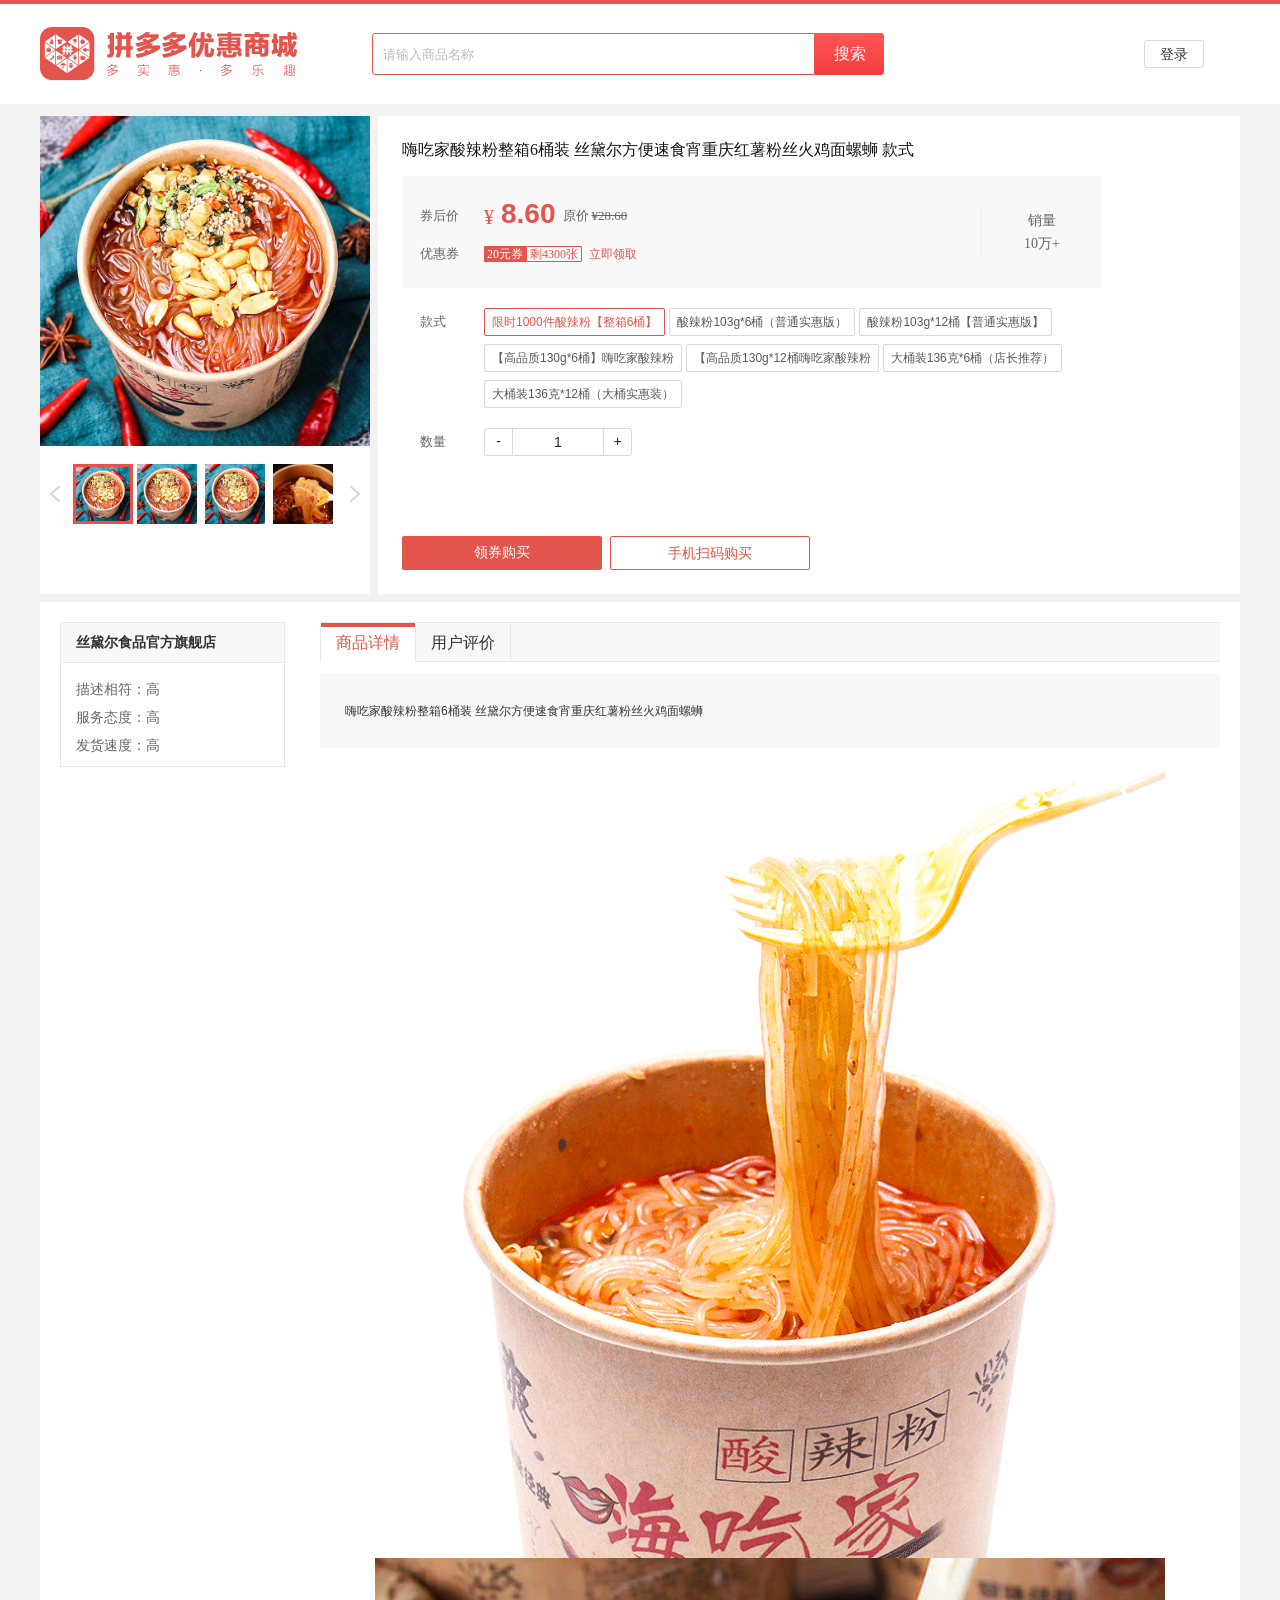
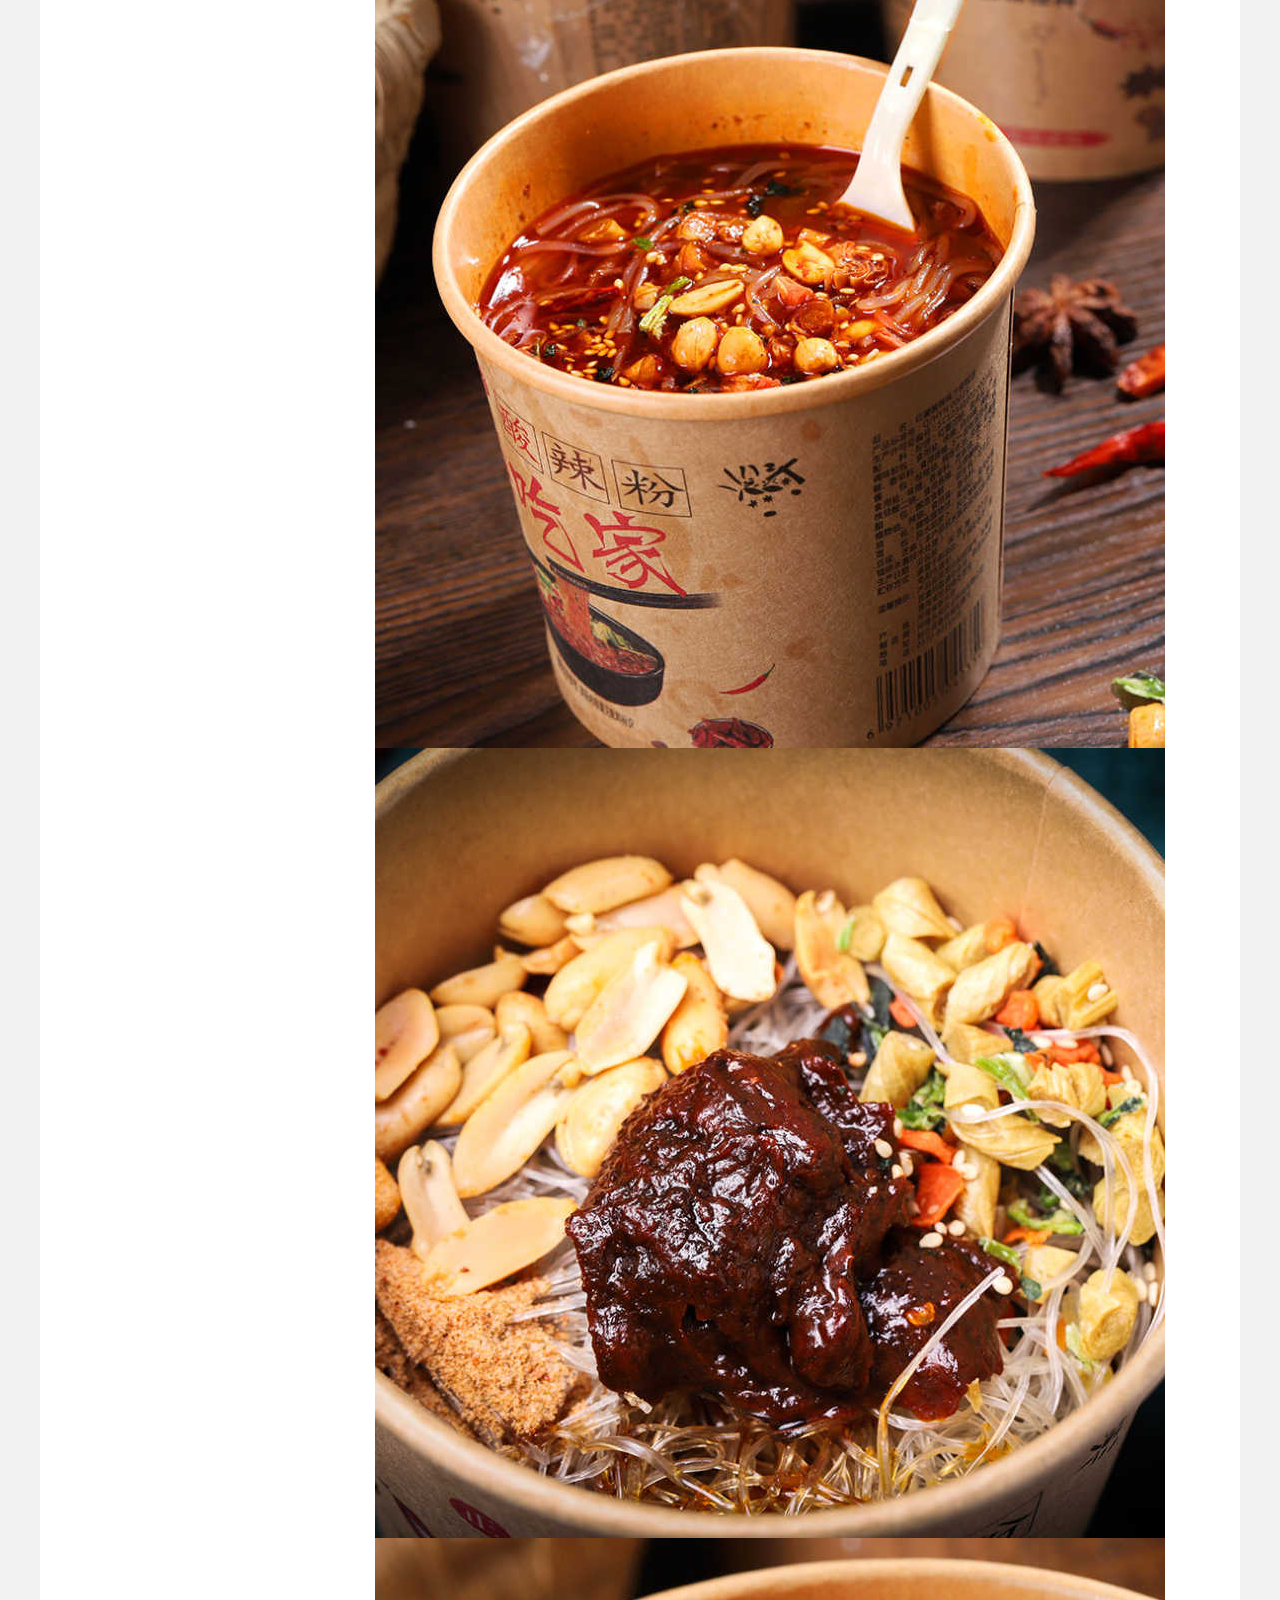
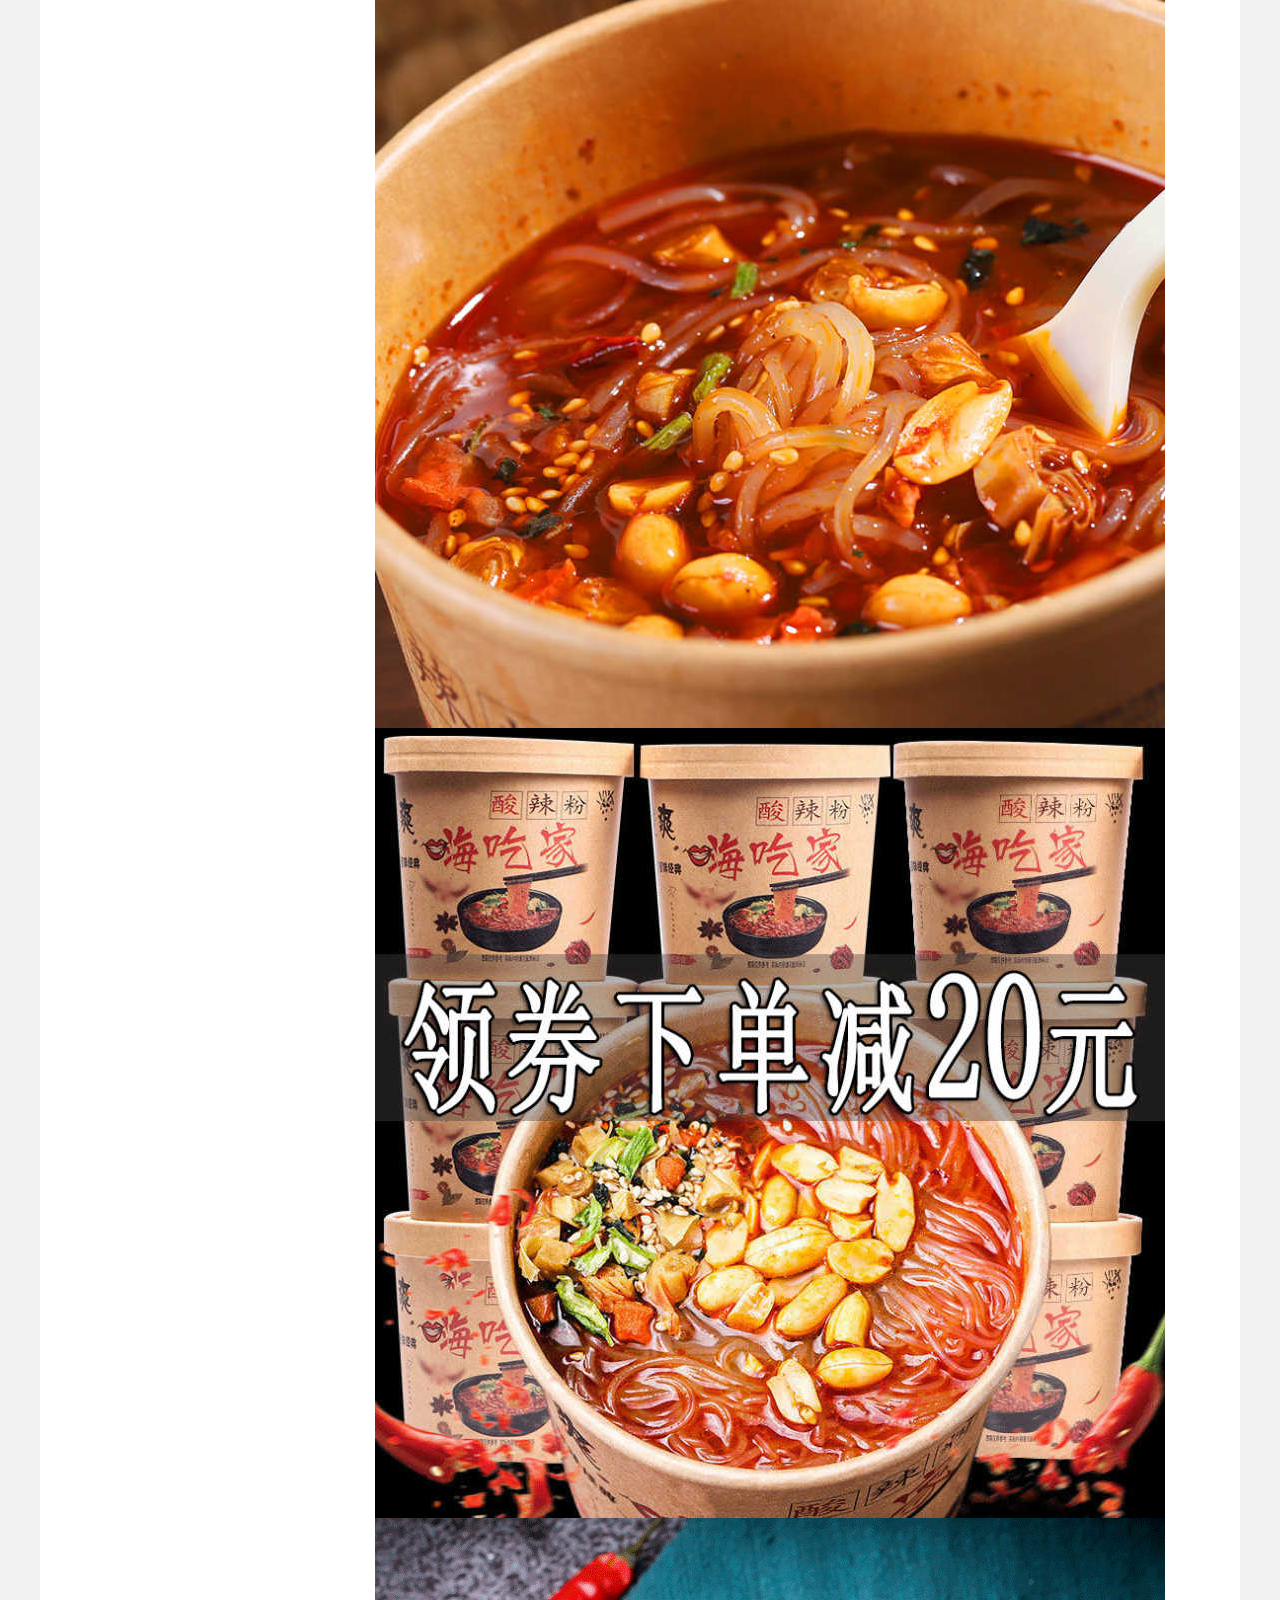
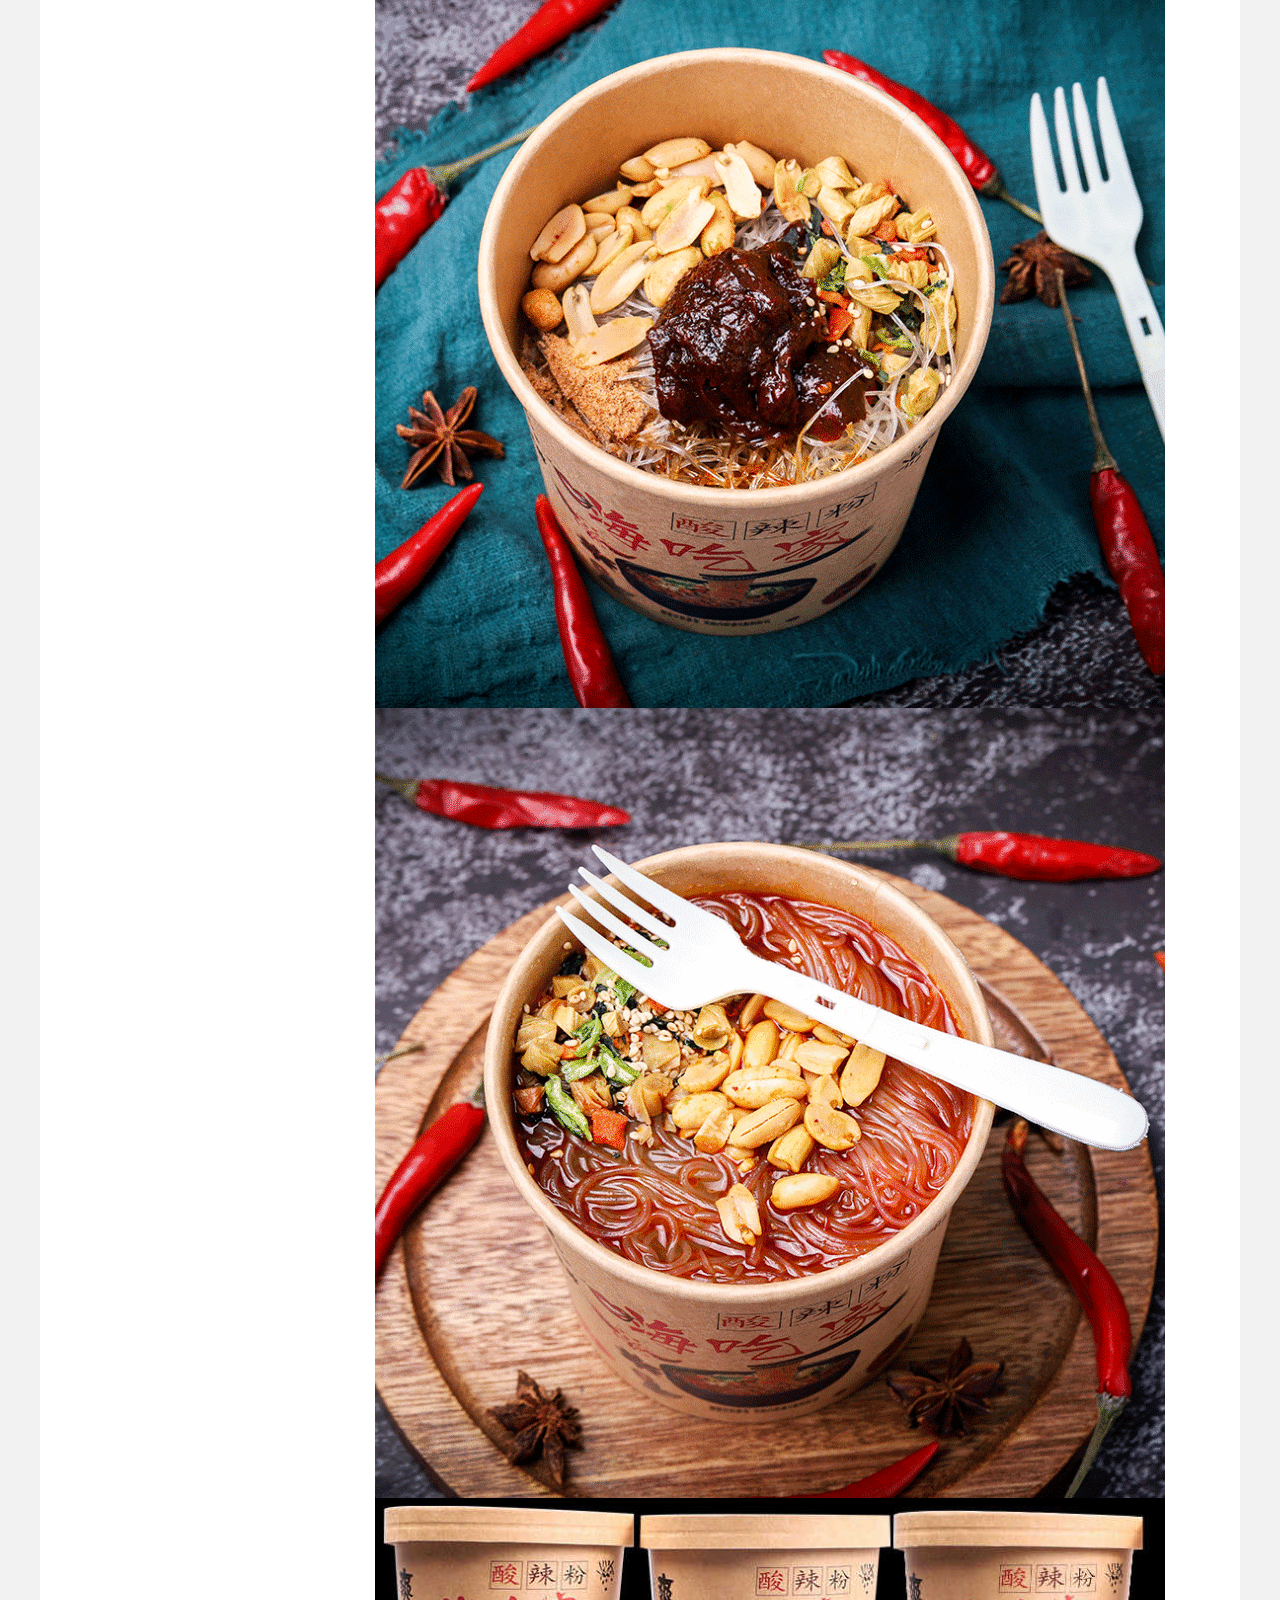
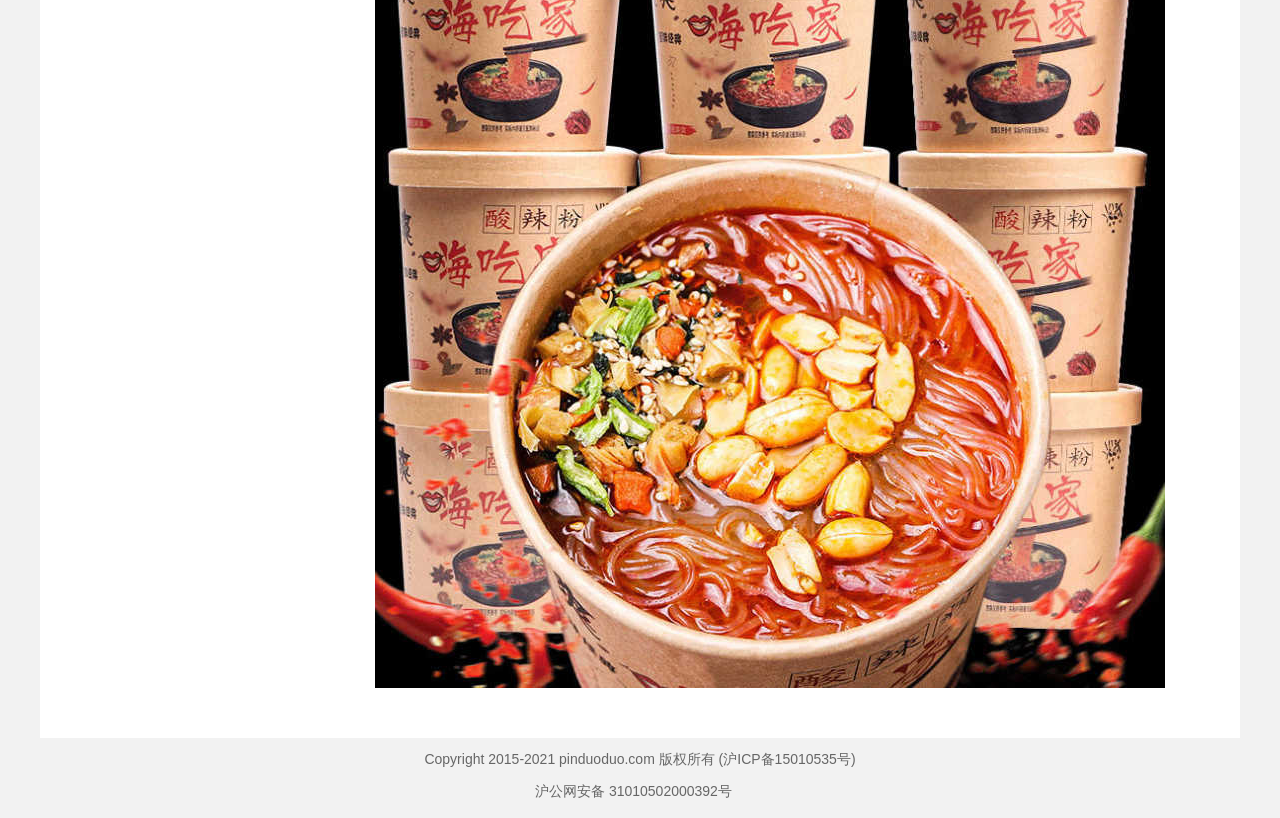
<file: goods/detail.html>
<!DOCTYPE html>
<!-- saved from url=(0078)https://youhui.pinduoduo.com/goods/goods-detail?goodsId=6537499390&s=JRsX2Ca27 -->
<html>

<head>
    <meta http-equiv="Content-Type" content="text/html; charset=UTF-8">
    <title>嗨吃家酸辣粉整箱6桶装 丝黛尔方便速食宵重庆红薯粉丝火鸡面螺蛳－超值优惠－拼多多优惠商城</title>
    <meta name="viewport" content="width=device-width,minimum-scale=1,initial-scale=1">
    <meta name="keywords" content="限时特价，品牌专场，精选爆款，拼多多优惠商城">
    <meta name="baidu-site-verification" content="tk4VA7ginX">
    <meta name="360-site-verification" content="69745aea5bcc669978016bb0f049b47f">
    <meta name="keyword" content="优惠券|包邮|特价|超值优惠">
    <meta name="description" content="嗨吃家酸辣粉整箱6桶装 丝黛尔方便速食宵重庆红薯粉丝火鸡面螺蛳">
    <meta name="viewport" content="initial-scale=1.0, width=device-width">
    <meta name="renderer" content="webkit">
    <meta http-equiv="X-UA-Compatible" content="IE=edge,chrome=1">
    <meta http-equiv="Cache-Control" content="no-cache,no-store,must-revalidate">
    <meta http-equiv="Pragma" content="no-cache">
    <meta http-equiv="Expires" content="0">
    <meta http-equiv="x-dns-prefetch-control" content="on">
    <link rel="dns-prefetch" href="https://funimg.pddpic.com/">
    <link rel="dns-prefetch" href="https://omsproductionimg.yangkeduo.com/">
    <link rel="shortcut icon" href="https://t16img.yangkeduo.com/mms_static/c9cf044aadd7ae505d0100e54cd4c608.ico" type="image/x-icon">
    <link href="./detail_files/antd.min.css" rel="stylesheet">
    <link href="./detail_files/base.css" rel="stylesheet"><!-- 
    <link rel="preload" href="./detail_files/goods-detail.js" as="script">
    <link rel="preload" href="./detail_files/_app.js" as="script">
    <link rel="preload" href="./detail_files/webpack-8ed9452df514b4d17d80.js" as="script">
    <link rel="preload" href="./detail_files/commons.43324349a6ce3d8da87e.js" as="script">
    <link rel="preload" href="./detail_files/styles.5ca577ac49bd0be8f8f5.js" as="script">
    <link rel="preload" href="./detail_files/main-a20bf553029fdadc51db.js" as="script"> -->
    <link rel="stylesheet" href="./detail_files/styles.ddb0cfc1.chunk.css">
    <meta name="viewport" content="width=device-width,minimum-scale=1,initial-scale=1" class="next-head">
    <meta name="keywords" content="限时特价，品牌专场，精选爆款，拼多多优惠商城" class="next-head">
    <meta name="baidu-site-verification" content="tk4VA7ginX" class="next-head">
    <meta name="360-site-verification" content="69745aea5bcc669978016bb0f049b47f" class="next-head">
    <meta name="keyword" content="优惠券|包邮|特价|超值优惠" class="next-head">
    <meta name="description" content="嗨吃家酸辣粉整箱6桶装 丝黛尔方便速食宵重庆红薯粉丝火鸡面螺蛳" class="next-head">
</head>

<body>
    <div id="__next">
        <div class="site-wrapper">
            <div class="search-bar">
                <div class="top-line"></div>
                <div class="content"><img src="./detail_files/804f5f88-82d4-4b3f-9cfe-06d4d172fec3.png.slim.png" alt="" class="logo-img">
                    <div class="search-bar-input"><input type="text" placeholder="请输入商品名称" value=""><span>搜索</span></div>
                    <div class="login-wrapper">
                        <div class="login-btn">登录</div>
                    </div>
                </div>
            </div>
            <div class="site">
                <div class="goods-detail-wrapper">
                    <div class="top-wrapper">
                        <div class="gallery-wrapper">
                            <div class="big-pic"><img src="./detail_files/6209752f-ffbb-4804-8064-afc354a787e0.jpg"></div>
                            <div class="pic-controller">
                                <div class="left-controller btn"><img src="./detail_files/dec6d771-a163-4241-8aa9-8da6da7b6455.png.slim.png"></div>
                                <div class="img-wrapper"><img class="curr" src="./detail_files/6209752f-ffbb-4804-8064-afc354a787e0.jpg@355w_1l_50Q.src"><img class="" src="./detail_files/679e6440-baea-4930-833c-73f1b9fad1ba.jpg@355w_1l_50Q.src"><img class="" src="./detail_files/788a151a-aa70-438e-bf94-8b3d4c2b2fb7.jpeg.a.jpeg@355w_1l_50Q.src"><img class="" src="./detail_files/84670775-8246-4300-935a-4993492c1952.jpg@355w_1l_50Q.src"><img class="" src="./detail_files/27a8c254-17ad-4617-bb72-35c658ff596d.jpg@355w_1l_50Q.src"><img class="" src="./detail_files/3a46aaf4-e2ab-4cc6-b013-a87576327877.jpg@355w_1l_50Q.src"><img class="" src="./detail_files/c97ce04e-f15f-4635-acd0-665140e219bf.jpg@355w_1l_50Q.src"></div>
                                <div class="right-controller btn"><img src="./detail_files/6cb7cf43-746a-4109-83b9-1d3ec71327f3.png.slim.png"></div>
                            </div>
                        </div>
                        <div class="top-right-wrapper">
                            <div class="title-wrapper">嗨吃家酸辣粉整箱6桶装 丝黛尔方便速食宵重庆红薯粉丝火鸡面螺蛳 款式</div>
                            <div class="price-wrapper">
                                <div class="base-info">
                                    <div class="price-info">
                                        <div class="post-coupon-price-text">券后价</div>
                                        <div class="post-coupon-price-symbol">¥</div>
                                        <div class="post-coupon-price">8.60</div>
                                        <div class="raw-price-text">原价</div>
                                        <div class="raw-price">¥28.60</div>
                                    </div>
                                    <div class="coupon-info">
                                        <div class="coupon-text">优惠券</div>
                                        <div class="coupon">
                                            <div class="coupon-left">20元券</div>
                                            <div class="coupon-middle">剩4300张</div>
                                            <div class="coupon-right">立即领取</div>
                                        </div>
                                    </div>
                                </div>
                                <div class="info-spliter"></div>
                                <div class="sales-info">
                                    <div class="sales-text">销量</div>
                                    <div class="quantity">10万+</div>
                                </div>
                            </div>
                            <div class="sku-wrapper">
                                <div class="info-bar">
                                    <div class="prefix-text">款式</div>
                                    <div class="items-wrapper">
                                        <div class="tag-item"><span color="transparent" data-show="true" data-value="2998536075" data-index="0" class="ant-tag ant-tag-checkable ant-tag-checkable-checked selected-tag " style="margin-right: 0px; color: rgb(88, 89, 91); border: 1px solid rgb(218, 218, 218); height: 28px; line-height: 26px; border-radius: 2px; user-select: none;">限时1000件酸辣粉【整箱6桶】</span></div>
                                        <div class="tag-item"><span color="transparent" data-show="true" data-value="3173348466" data-index="0" class="ant-tag ant-tag-checkable  " style="margin-right: 0px; color: rgb(88, 89, 91); border: 1px solid rgb(218, 218, 218); height: 28px; line-height: 26px; border-radius: 2px; user-select: none;">酸辣粉103g*6桶（普通实惠版）</span></div>
                                        <div class="tag-item"><span color="transparent" data-show="true" data-value="3818335527" data-index="0" class="ant-tag ant-tag-checkable  " style="margin-right: 0px; color: rgb(88, 89, 91); border: 1px solid rgb(218, 218, 218); height: 28px; line-height: 26px; border-radius: 2px; user-select: none;">酸辣粉103g*12桶【普通实惠版】</span></div>
                                        <div class="tag-item"><span color="transparent" data-show="true" data-value="3172798257" data-index="0" class="ant-tag ant-tag-checkable  " style="margin-right: 0px; color: rgb(88, 89, 91); border: 1px solid rgb(218, 218, 218); height: 28px; line-height: 26px; border-radius: 2px; user-select: none;">【高品质130g*6桶】嗨吃家酸辣粉</span></div>
                                        <div class="tag-item"><span color="transparent" data-show="true" data-value="3172799325" data-index="0" class="ant-tag ant-tag-checkable  " style="margin-right: 0px; color: rgb(88, 89, 91); border: 1px solid rgb(218, 218, 218); height: 28px; line-height: 26px; border-radius: 2px; user-select: none;">【高品质130g*12桶嗨吃家酸辣粉</span></div>
                                        <div class="tag-item"><span color="transparent" data-show="true" data-value="3173387260" data-index="0" class="ant-tag ant-tag-checkable  " style="margin-right: 0px; color: rgb(88, 89, 91); border: 1px solid rgb(218, 218, 218); height: 28px; line-height: 26px; border-radius: 2px; user-select: none;">大桶装136克*6桶（店长推荐）</span></div>
                                        <div class="tag-item"><span color="transparent" data-show="true" data-value="3074463034" data-index="0" class="ant-tag ant-tag-checkable  " style="margin-right: 0px; color: rgb(88, 89, 91); border: 1px solid rgb(218, 218, 218); height: 28px; line-height: 26px; border-radius: 2px; user-select: none;">大桶装136克*12桶（大桶实惠装）</span></div>
                                    </div>
                                </div>
                                <div class="quantity-bar info-bar">
                                    <div class="prefix-text">数量</div>
                                    <div class="input-quantity">
                                        <div class="minus">-</div><input class="quantity" type="text" value="1">
                                        <div class="plus">+</div>
                                    </div>
                                </div>
                            </div>
                            <div class="buy-btns">
                                <div class="buy-with-coupon" data-trackcl="1350478">领券购买</div>
                                <div class="buy-with-mobile">手机扫码购买</div>
                            </div>
                        </div>
                    </div>
                    <div class="bottom-wrapper">
                        <div class="mall-wrapper">
                            <div class="title">丝黛尔食品官方旗舰店</div>
                            <div class="content">
                                <p>描述相符：高</p>
                                <p>服务态度：高</p>
                                <p>发货速度：高</p>
                            </div>
                        </div>
                        <div class="bottom-right-wrapper">
                            <div class="nav-wrapper"><span class="curr">商品详情</span><span class="">用户评价</span></div>
                            <div class="goods-detail-wrapper">
                                <div class="desc">嗨吃家酸辣粉整箱6桶装 丝黛尔方便速食宵重庆红薯粉丝火鸡面螺蛳</div><img src="./detail_files/c3253abc-b8d3-45d6-ba27-179f74915526.png@790w_1l_50Q.src"><img src="./detail_files/db7814c2fd6efc69c911df06722fa573.jpeg@790w_1l_50Q.src"><img src="./detail_files/e153d8880d870dcddca785061c9b11e5.jpeg@790w_1l_50Q.src"><img src="./detail_files/80a07942519475d3870e254eb8d8ee62.jpeg@790w_1l_50Q.src"><img src="./detail_files/0e6289eb-4a2b-4845-848e-8972e5737173.jpeg.a.jpeg@790w_1l_50Q.src"><img src="./detail_files/45d35897-642d-401a-bbdf-73668742bc74.png@790w_1l_50Q.src"><img src="./detail_files/faa57dec-a399-4ff9-8d25-56bebcf9885e.png@790w_1l_50Q.src"><img src="./detail_files/7cc4c0fe-65a4-4331-93d3-53c907371bbb.jpg@790w_1l_50Q.src">
                            </div>
                        </div>
                    </div>
                </div>
            </div>
            <div class="footer">
                <p>Copyright 2015-2021 pinduoduo.com 版权所有 (沪ICP备15010535号)</p><a target="_blank" href="http://www.beian.gov.cn/portal/registerSystemInfo?recordcode=31010502000392">
                    <div class="record-img"></div><span>沪公网安备 31010502000392号</span>
                </a>
            </div>
        </div>
    </div>
    <script id="__NEXT_DATA__" type="application/json">
    { "dataManager": "[]", "props": { "pageProps": { "query": { "goodsId": "6537499390", "s": "JRsX2Ca27" }, "goodsDetail": { "mallName": "丝黛尔食品官方旗舰店", "merchantType": 3, "goodsId": 6537499390, "goodsSign": "JRsX2Ca27", "goodsName": "嗨吃家酸辣粉整箱6桶装 丝黛尔方便速食宵重庆红薯粉丝火鸡面螺蛳", "goodsDesc": "嗨吃家酸辣粉整箱6桶装 丝黛尔方便速食宵重庆红薯粉丝火鸡面螺蛳", "goodsImageUrl": "https://img.pddpic.com/mms-material-img/2021-01-06/0e6289eb-4a2b-4845-848e-8972e5737173.jpeg.a.jpeg", "goodsThumbnailUrl": "https://t00img.yangkeduo.com/goods/images/2021-01-06/5847aa54a7b44f9beb08602daf0c9704.jpeg", "minGroupPrice": 2860, "categoryId": 1, "categoryName": "食品", "goodsType": 1, "hasCoupon": true, "couponMinOrderAmount": 2000, "couponDiscount": 2000, "couponTotalQuantity": 5000, "couponRemainQuantity": 4300, "couponStartTime": 1619712000, "couponEndTime": 1622303999, "optId": 1, "salesTip": "10万+", "descTxt": "高", "servTxt": "高", "lgstTxt": "高", "goodsGalleryUrls": null }, "goodsName": "嗨吃家酸辣粉整箱6桶装 丝黛尔方便速食宵重庆红薯粉丝火鸡面螺蛳", "goodsDesc": "嗨吃家酸辣粉整箱6桶装 丝黛尔方便速食宵重庆红薯粉丝火鸡面螺蛳", "goodsImageUrl": "https://img.pddpic.com/mms-material-img/2021-01-06/0e6289eb-4a2b-4845-848e-8972e5737173.jpeg.a.jpeg" }, "initialMobxState": { "BrandProductState": { "lastModifyTime": 0, "list": [] }, "ThemeListState": { "paginationSetting": { "type": 1, "pageSize": 30 }, "themeList": {}, "total": 0 }, "UserStore": { "user": {} } } }, "page": "/goods/goods-detail", "query": { "goodsId": "6537499390", "s": "JRsX2Ca27" }, "buildId": "8L-Nn12bTfxvzblo_QyVL", "dynamicBuildId": false, "runtimeConfig": { "youhuiHost": "//youhui.pinduoduo.com", "loginHost": "//api.yangkeduo.com", "goodsHost": "//api.yangkeduo.com", "isDev": false } }
    </script><!-- 
    <script async="" id="__NEXT_PAGE__/goods/goods-detail" src="./detail_files/goods-detail.js"></script>
    <script async="" id="__NEXT_PAGE__/_app" src="./detail_files/_app.js"></script>
    <script src="./detail_files/webpack-8ed9452df514b4d17d80.js" async=""></script>
    <script src="./detail_files/commons.43324349a6ce3d8da87e.js" async=""></script>
    <script src="./detail_files/styles.5ca577ac49bd0be8f8f5.js" async=""></script>
    <script src="./detail_files/main-a20bf553029fdadc51db.js" async=""></script> -->
</body>

</html>
</file>
<file: list_files/base.css>
html,
body,
input,
textarea,
div,
p,
span,
h1,
h2,
h3,
h4,
i,
b,
ul,
ol,
li,
a {
  margin: 0;
  padding: 0;
}
ul,
ol {
  list-style: none;
}
a {
  text-decoration: none;
}
i {
  font-style: normal;
}
input,
textarea {
  margin: 0;
  padding: 0;
  resize: none;
  border: 0;
  outline: 0;
  -webkit-appearance: none;
  line-height: normal;
}
html,
body {
  font-family: apple-system, BlinkMacSystemFont, Segoe UI, Helvetica Neue,
    Helvetica, Arial, PingFang SC, Microsoft YaHei, sans-serif, SimSun;
}
body {
  overflow-y: scroll;
  background-color: rgb(242, 242, 242);
}
</file>
<file: list_files/styles.ddb0cfc1.chunk.css>
.double-line-desc{width:100%;height:40px;line-height:20px;color:#333;font-size:14px;overflow:hidden;text-overflow:ellipsis;white-space:nowrap;white-space:pre-wrap;-webkit-line-clamp:2;-webkit-box-orient:vertical;display:-webkit-box}.after-coupon-price-type1{display:flex;border:1px solid #e3554c;height:30px;color:#e3554c;line-height:30px}.after-coupon-price-type1 span:first-child{box-sizing:border-box;background-color:#e3554c;color:#fff;width:55px;height:30px;line-height:30px;font-size:14px;border:1px solid #e3544c;text-align:center;font-weight:400}.after-coupon-price-type1 span:last-child{flex:1;font-size:20px;text-align:center;padding-right:20px}.after-coupon-price-type2{height:20px;line-height:20px;display:flex;align-items:center}.after-coupon-price-type2 span:first-child{box-sizing:border-box;color:#e3554c;min-width:30px;height:20px;line-height:20px;font-size:14px}.after-coupon-price-type2 span:last-child{color:#e3554c;flex:1;font-size:20px}.sale-number{font-size:14px;color:#9c9c9c}.origin-price{font-size:12px;color:#9c9c9c;text-decoration:line-through}.purchase-btn{box-sizing:border-box;width:100%;height:35px;line-height:33px;text-align:center;color:#e3554c;border:1px solid #e3554c;border-radius:4px;font-size:14px}.purchase-btn:hover{background-color:#e3554c;color:#fff}.bottom-5{margin-bottom:5px}.bottom-10{margin-bottom:10px}.bottom-15{margin-bottom:15px}.bottom-20{margin-bottom:8px}
.site-wrapper{display:flex;flex-direction:column;min-height:100vh}.site-wrapper .site{flex:1;width:1200px;margin:0 auto}.site-wrapper .footer{width:100%;height:80px;color:#666;text-align:center}.site-wrapper .footer p{line-height:1;padding:14px 0}.site-wrapper .footer a{display:flex;width:250px;margin:auto;font-size:14px;color:inherit}.site-wrapper .footer a .record-img{display:inline-block;background:url(//cdn.pinduoduo.com/home/static/img/common/pdd_sprite_v1.png) no-repeat;background-position:-57px 0;background-size:197px 64px;height:20px;width:20px}
.search-bar{width:100%;background-color:#fff;height:104px;box-sizing:border-box}.search-bar .top-line{background-color:#e3554c;width:100%;height:4px}.search-bar .content{position:relative;width:1200px;height:100px;margin:0 auto;display:flex;align-items:center}.search-bar .content .logo-img{cursor:pointer;width:258px;height:54px}.search-bar .search-bar-input{display:flex;padding-left:74px}.search-bar .search-bar-input input{outline:none;width:443px;height:42px;padding-right:20px;line-height:16px;box-shadow:none;border:1px solid #e3544c;border-top-left-radius:3px;border-bottom-left-radius:3px;box-sizing:border-box;-webkit-box-sizing:border-box;padding-left:10px}.search-bar .search-bar-input span{box-sizing:border-box;-webkit-box-sizing:border-box;font-size:16px;text-align:center;width:69px;height:42px;line-height:42px;background:linear-gradient(#ff5454,#f83e3e);color:#fff;display:inline-block;border-top-right-radius:3px;border-bottom-right-radius:3px;cursor:pointer}.search-bar .search-bar-input span:hover{background:#c13730}.search-bar .search-bar-input input::-webkit-input-placeholder{color:#bbb;font-size:13px}.search-bar .search-bar-input input:focus::-webkit-input-placeholder{color:#999}
.login-wrapper{position:absolute;top:50%;transform:translateY(-50%);right:36px}.login-wrapper .logined{display:flex;align-items:center}.login-wrapper .logined .account-name{color:#666;line-height:14px;white-space:nowrap;text-overflow:ellipsis;overflow:hidden;max-width:120px}.login-wrapper .login-btn,.login-wrapper .logined .account-name{font-size:14px;font-family:PingFangSC-Regular,PingFang SC;font-weight:400}.login-wrapper .login-btn{cursor:pointer;width:60px;height:28px;background:#fff;border-radius:3px;border:1px solid #dadada;text-align:center;color:#333;line-height:27px}.login-menu-list{margin-top:10px;width:80px;height:58px;background:#fff;box-shadow:0 2px 6px 0 #adadad;border:1px solid #e8e8e8;border-radius:6px;display:flex;flex-direction:column;align-items:center;justify-content:center;font-size:12px;font-family:PingFangSC-Regular,PingFang SC;font-weight:400;color:#3a3a3a;line-height:12px}.login-menu-list:before{border-color:#fff #fff transparent transparent}.login-menu-list.hover-sub-1:before,.login-menu-list:before{content:"";position:absolute;width:0;height:0;top:6px;left:10px;border-style:solid;border-width:6px;box-shadow:-2px 2px 2px 0 hsla(0,0%,68%,.2);transform:rotate(135deg);background-color:#fff}.login-menu-list.hover-sub-1:before{border-color:#edf8ff #edf8ff #fff #fff}.login-menu-list .menu-item{width:100%;height:28px;background:#fff;line-height:28px;text-align:center}.login-menu-list .menu-item:first-child{border-top-left-radius:6px;border-top-right-radius:6px}.login-menu-list .menu-item:last-child{border-bottom-left-radius:6px;border-bottom-right-radius:6px}.login-menu-list .menu-item:hover{cursor:pointer;background:#edf8ff}
.pddModal .ant-modal-content{border-radius:5px}.pddModal .ant-modal-content .ant-modal-close-icon{position:absolute;right:10px;top:10px;transform:scale(.75)}.pddModal .ant-modal-body{padding:0}.pddModal .custom-close-icon{position:absolute;right:12px;top:12px;width:10px;height:10px;background:url("https://funimg.pddpic.com/ddjb/2020-11-02/443d3272-a827-46fe-a24d-df6a4cd93c09.png.slim.png") no-repeat;background-size:10px}
.tabs{display:flex;align-items:center;justify-content:center;padding-top:38px;margin-bottom:28px}.tabs .tab{user-select:none;height:16px;font-size:16px;font-family:PingFangSC-Regular,PingFang SC;font-weight:400;line-height:16px;color:#424242}.tabs .tab.active-tab{color:#e3544c}.tabs .spliter{user-select:none;width:2px;height:13px;background:#ededed;border-radius:1px;margin:0 12px}.tab-content{display:flex;flex-direction:column;align-items:center}.tab-content .img-wrapper{user-select:none;position:relative;width:152px;height:152px;border:1px solid #f4f4f4;margin-bottom:16px;overflow:hidden}.tab-content .img-wrapper .expired-overlay,.tab-content .img-wrapper .qr-code{position:absolute;left:0;top:0;width:152px;height:152px}.tab-content .img-wrapper .expired-overlay{display:flex;align-items:center;justify-content:center;background:rgba(0,0,0,.8);flex-direction:column;transform:translateY(-100%);transition:all .35s ease}.tab-content .img-wrapper .expired-overlay .desc{font-size:16px;font-family:PingFangSC-Regular,PingFang SC;font-weight:400;color:#fff;line-height:16px;margin-bottom:15px;user-select:none}.tab-content .img-wrapper .expired-overlay .refresh-btn{width:90px;height:36px;background:#e3544c;border-radius:18px;font-size:16px;font-family:PingFangSC-Regular,PingFang SC;font-weight:400;color:#fff;line-height:36px;text-align:center;cursor:pointer;user-select:none}.tab-content .text-wrapper{user-select:none}.tab-content .text-wrapper .title{color:#333;margin-bottom:8px}.tab-content .text-wrapper .subtitle,.tab-content .text-wrapper .title{font-size:12px;font-family:PingFangSC-Regular,PingFang SC;font-weight:400;line-height:14px;text-align:center}.tab-content .text-wrapper .subtitle{color:#a6a6a6}#pddForm .pddInput.ant-input{line-height:38px!important}#pddForm .pddInput.ant-input::placeholder{font-size:12px!important;font-family:PingFangSC-Regular,PingFang SC!important;font-weight:400!important;color:#9c9c9c!important}#pddForm .pddInput.ant-input:focus{border:1px solid #e3544c!important;box-shadow:unset!important}#pddForm .msg-code-row{display:flex;align-items:flex-start;margin-bottom:32px}#pddForm .msg-code-row .pddFormItem{margin-bottom:0}#pddForm .msg-code-row .send-msg-code{width:100px;height:38px;background:#fff;border-radius:2px;border:1px solid #adadad;margin-left:12px;cursor:pointer;font-size:12px;font-family:PingFangSC-Regular,PingFang SC;font-weight:400;color:rgba(0,0,0,.8);text-align:center;line-height:38px;user-select:none}#pddForm .msg-code-row .send-msg-code.disabled{background-color:#f5f5f5;color:rgba(0,0,0,.32);border-color:#dbdbdb;cursor:not-allowed}#pddForm .ant-form-item-explain{position:absolute;top:42px;font-size:12px;font-family:PingFangSC-Regular,PingFang SC;font-weight:400;color:#e02e24;line-height:12px}#pddForm .login-submit{width:262px;height:44px;background:#e3544c;border-radius:2px;font-size:16px;font-family:PingFangSC-Medium,PingFang SC;font-weight:500;color:#fff;line-height:44px;text-align:center;cursor:pointer;user-select:none}#pddForm .login-submit.disabled{background:rgba(227,84,76,.5)}.ant-message-notice{position:absolute!important;top:50vh!important;left:50vw!important;transform:translate(-50%,-50%)!important;padding:0!important}.ant-message-notice .ant-message-notice-content{padding:0!important;min-height:42px!important;border-radius:3px!important}.ant-message-notice .ant-message-notice-content .ant-message-custom-content{width:100%!important;height:100%!important;border-radius:3px!important}.ant-message-notice .ant-message-notice-content .ant-message-success{background:#effee6!important;border:1px solid #89e058!important;padding:10px 16px!important}.ant-message-notice .ant-message-notice-content .ant-message-error{border:1px solid #ff4d4f!important;padding:10px 16px!important}
.input-wrapper{position:relative}
.captcha-wrapper__picture .red-point{position:absolute;color:#fff;background:#e02e24;border:1px solid #fff;border-radius:50%;transform:translate(-50%,-50%);width:14px;height:14px;font-size:12px;line-height:14px;text-align:center;cursor:pointer}.captcha-wrapper__picture .picture-img{position:relative}
.captcha-wrapper__slider .captcha-refresh{text-align:right}.captcha-wrapper__slider .slider-img{position:relative}.captcha-wrapper__slider .slider-img .slider-img-bg{width:100%;height:100%}.captcha-wrapper__slider .slider-img .slider-item{position:absolute;left:0;top:0;height:100%;width:auto}

.captcha-refresh img{width:16px}
.captcha-wrapper .captcha-source{width:272px;height:130px;position:relative;overflow:hidden}.captcha-wrapper .captcha-source img{width:100%;height:100%}.captcha-wrapper .captcha-refresh{height:32px;line-height:32px}.captcha-wrapper .captcha-refresh img{cursor:pointer}.captcha-wrapper .picture-text{height:21px}.captcha-tips-wrapper{position:absolute;top:0;left:0;width:100%;height:100%;background-color:#f0f0f0;box-sizing:border-box}.captcha-tips-wrapper--box{position:absolute;left:50%;top:50%;transform:translate(-50%,-50%);text-align:center}.captcha-tips-wrapper.captcha-tips-wrapper__loading .captcha-tips-wrapper__txt{display:block;top:5px}.captcha-tips-wrapper.captcha-tips-wrapper__success .captcha-tips-wrapper--box{white-space:nowrap}.captcha-tips-wrapper.captcha-tips-wrapper__success .captcha-tips-wrapper__txt{margin-left:5px}.captcha-tips-wrapper.captcha-tips-wrapper__txtRefresh{height:14px;top:27px;font-size:12px;color:#ff5454;background-color:transparent;text-align:left;display:block;line-height:14px;margin-top:4px}.captcha-tips-wrapper.captcha-tips-wrapper__refresh{animation:mymove 1s infinite alternate;position:absolute;height:28px;background-color:#ff5454;font-size:12px;color:#fff;display:block;line-height:28px;padding-left:10px;top:unset}.captcha-tips-wrapper__txt{font-size:12px;color:#666;position:relative;top:-1px}@keyframes mymove{0%{bottom:-28px}to{bottom:0}}
.captcha-wrapper__gesture{margin-top:10px}.captcha-wrapper__gesture .gesture-text{margin-bottom:12px;font-size:14px;height:14px;line-height:14px;color:#000;opacity:.8}.captcha-wrapper__gesture .captcha-refresh{height:13px;line-height:13px;margin-top:11px}
.captcha-wrapper__picture .captcha-source{height:136px}.captcha-wrapper__picture .picture-text{max-width:272px;margin:8px 0 10px;font-size:14px;line-height:18px;height:auto}.captcha-wrapper__picture .picture-text__blue{color:#26a}.captcha-wrapper__picture .picture-text__red{color:#ff5454}.captcha-wrapper__picture .picture-text__yellow{color:#ff7300}.captcha-wrapper__picture .picture-text__green{color:#4b0}.captcha-wrapper__picture .picture-text__default{color:#333}.captcha-wrapper__picture .captcha-refresh{height:16px;line-height:16px;margin-top:8px}
.captcha-wrapper__slider{margin:14px 0 10px}.captcha-wrapper__slider .captcha-refresh{height:36px;line-height:36px}.slide-handlebar{position:relative;width:100%;height:32px;line-height:32px;text-align:center;font-size:14px;color:#999;border-radius:16px;background:#e8e8e8;box-shadow:0 0 3px 0 rgba(0,0,0,.15)}.slide-handlebar .slide-button-wrapper{position:absolute;left:0;top:0;height:100%;border-radius:16px}.slide-handlebar .slide-button-wrapper.oops{background-color:rgba(224,46,36,.1);border:1px solid rgba(224,46,36,.9);transition:padding .2s;transform:translateZ(0)}.slide-handlebar .slide-button-wrapper .slide-button{margin-top:-10px;width:51px;height:51px;cursor:pointer;user-select:none;border-radius:50%;background-color:#fff;box-shadow:0 2px 4px 0 rgba(0,0,0,.15);border:1px solid #e8e8e8;z-index:2;background-image:url(https://commimg.pddpic.com/mms_static/2019-05-22/9a574226-df81-47a4-82bf-142f8161ec8e.png);background-repeat:no-repeat;background-position:50%}.slide-handlebar .slide-button-wrapper .slide-button.sliding{background-image:url(https://commimg.pddpic.com/mms_static/2019-05-22/945111b4-b6f3-4af7-a0b9-664c6d424a38.png)}.slide-handlebar .slide-button-wrapper .slide-button.disable{background-image:url(https://commimg.pddpic.com/mms_static/2019-05-22/186ffe17-8c73-475a-83e7-1ca898f8c3df.png);cursor:not-allowed}.slide-handlebar .slide-bg{padding:0 .2rem 0 .6rem;width:100%;height:.45rem;user-select:none;z-index:0}
.captcha-input-desktop input{text-align:center!important}.captcha-wrapper__text{margin:14px 0 10px}.captcha-desktop-input--wrapper{height:28px}.captcha-desktop-input--wrapper .captcha-desktop-input{font-family:inherit;line-height:1.15;overflow:visible;width:100%;height:100%;font-size:12px;padding:0 8px;border-radius:3px;background:#fff;border:1px solid #dadada;box-sizing:border-box;position:relative;vertical-align:middle;transition:border .3s;outline:0;margin:0;display:table-cell;text-align:center}.captcha-desktop-input--wrapper .captcha-desktop-input:focus{border-color:#19e!important}.captcha-desktop-input--wrapper .captcha-desktop-input:hover{border-color:#adadad}.captcha-desktop-input--wrapper .captcha-desktop-input__error{border:1px solid #ff5454}.captcha-desktop-input--wrapper .captcha-desktop-input__error:focus{border-color:#ff5454!important}.captcha-desktop-input--wrapper .captcha-desktop-input__error:hover{border-color:#ff5454}
.captcha-input-desktop input{text-align:center!important}.captcha-wrapper__sms{font-size:14px;display:inline-block;color:rgba(0,0,0,.8);line-height:21px}.sms-text-desc{white-space:nowrap}.captcha-desktop-sms-input--wrapper{margin-top:12px;width:330px}.captcha-desktop-sms-input__button{margin-top:20px;text-align:right}.captcha-wrapper__sms .captcha-source{height:60px}
.qr-wrapper-content{user-select:none;display:flex;flex-direction:column;align-items:center;width:320px;height:320px}.qr-wrapper-content .pop-title{margin-top:38px;font-size:15px;font-family:PingFangSC-Regular,PingFang SC;font-weight:400;color:#3a3a3a;line-height:15px}.qr-wrapper-content .qr-code{width:152px;height:152px;border:1px solid #f4f4f4;margin-top:24px;margin-bottom:16px;display:flex;align-items:center;justify-content:center}.qr-wrapper-content .qr-code .qr-code-img{width:138px;height:138px}.qr-wrapper-content .desc-title{font-size:14px;color:#333;margin-bottom:9px}.qr-wrapper-content .desc-subtitle,.qr-wrapper-content .desc-title{font-family:PingFangSC-Regular,PingFang SC;font-weight:400;line-height:14px}.qr-wrapper-content .desc-subtitle{font-size:12px;color:#a6a6a6}
.index-wrapper{padding-top:12px}.index-wrapper .index-top-wrapper{display:flex;justify-content:space-between;margin-bottom:8px}.index-wrapper .index-level-1{margin-bottom:8px}.index-wrapper .index-level-1 .index-hot-products-wrapper{width:100%}.index-wrapper .index-level-1 .index-hot-products-wrapper .index-hot-products-list{border-top:1px solid #e8e8e8;box-sizing:border-box;display:flex;justify-content:space-between;padding:20px;background-color:#fff;height:380px;width:100%}.index-wrapper .index-level-1 .index-hot-products-wrapper .index-hot-products-list .desc-container{padding:0 10px}.index-wrapper .index-level-2{display:flex;justify-content:space-between}.index-wrapper .index-level-2 .index-brand-products-wrapper{width:722px}.index-wrapper .index-level-2 .index-brand-products-wrapper .index-brand-products-list{border-top:1px solid #e8e8e8;background-color:#fff;height:660px;display:flex;flex-wrap:wrap;justify-content:space-between}.index-wrapper .index-level-2 .index-brand-products-wrapper .index-brand-products-list .card-type-1:first-child{border-bottom:1px solid #e8e8e8}.index-wrapper .index-level-2 .index-brand-products-wrapper .index-brand-products-list .card-type-1:nth-child(2){border-bottom:1px solid #e8e8e8;border-right:1px solid #e8e8e8;border-left:1px solid #e8e8e8}.index-wrapper .index-level-2 .index-brand-products-wrapper .index-brand-products-list .card-type-1:nth-child(3){border-bottom:1px solid #e8e8e8}.index-wrapper .index-level-2 .index-brand-products-wrapper .index-brand-products-list .card-type-1:nth-child(5){border-left:1px solid #e8e8e8;border-right:1px solid #e8e8e8}.index-wrapper .index-level-2 .index-brand-products-wrapper .index-brand-products-list .card-type-1:hover{border:1px solid #e3554c}.index-wrapper .index-level-2 .index-one-pound-products-wrapper{width:470px}.index-wrapper .index-level-2 .index-one-pound-products-wrapper .index-one-pound-products-list{border-top:1px solid #e8e8e8;background-color:#fff;height:660px;display:flex;flex-wrap:wrap;justify-content:space-between}.index-wrapper .index-level-2 .index-one-pound-products-wrapper .index-one-pound-products-list .card-type-3:first-child{border-bottom:1px solid #e8e8e8;border-right:1px solid #e8e8e8}.index-wrapper .index-level-2 .index-one-pound-products-wrapper .index-one-pound-products-list .card-type-3:nth-child(2){border-bottom:1px solid #e8e8e8}.index-wrapper .index-level-2 .index-one-pound-products-wrapper .index-one-pound-products-list .card-type-3:nth-child(3){border-right:1px solid #e8e8e8}.index-wrapper .index-level-2 .index-one-pound-products-wrapper .index-one-pound-products-list .card-type-3:hover{border:1px solid #e3554c}.index-wrapper .index-level-3{margin-top:8px;position:relative}.index-wrapper .index-level-3 .index-normal-products-wrapper{width:1200px;min-height:400px;background-color:#fff}.index-wrapper .index-level-3 .index-normal-products-wrapper .card-title-wrapper{border-bottom:1px solid #e8e8e8}.index-wrapper .index-level-3 .index-normal-products-wrapper .index-normal-products-list{display:flex;flex-wrap:wrap;justify-content:space-between;padding:20px 20px 0}.index-wrapper .index-level-3 .index-normal-products-wrapper .index-normal-products-list .index-product-card{margin-bottom:20px}.index-wrapper .index-level-3 .index-normal-products-wrapper .index-normal-products-list .desc-container{padding:0 10px 10px}.index-wrapper .card-type-1{width:33.333%;height:330px;padding:20px;border:1px solid transparent}.index-wrapper .card-type-3{width:50%;height:330px;padding:20px;border:1px solid transparent}.index-wrapper .card-type-2{width:220px;padding:1px}.index-wrapper .card-type-2:hover{border:1px solid #e3554c;padding:0}.index-wrapper .card-type-2 .price-container{display:flex;justify-content:space-between;align-items:center}.index-wrapper .index-product-card{box-sizing:border-box;font-size:0}.index-wrapper .index-product-card img{width:100%}
.category-list-wrapper{width:212px;display:flex;flex-wrap:wrap;background-color:#fff;justify-content:center}.category-list-wrapper .category-list-card{width:100px;height:54px;display:flex;align-items:center;justify-content:center;color:#333;font-weight:700}.category-list-wrapper .category-list-card img{width:22px;height:22px;margin-right:10px}.category-list-wrapper .category-list-card:hover{color:#e3554c}
.index-swiper-wrapper{width:980px;height:432px;background-color:#fff}.index-swiper-wrapper .slider-container{position:relative;padding:0 20px 20px}.index-swiper-wrapper .slider-container .inner-slider{box-sizing:border-box;width:100%;height:372px}.index-swiper-wrapper .slider-container .inner-slider .big-pic{width:750px;height:353px}.index-swiper-wrapper .slider-container:hover>.btn{display:flex}.index-swiper-wrapper .next{right:20px;border-top-left-radius:20px;border-bottom-left-radius:20px}.index-swiper-wrapper .prev{left:20px;border-top-right-radius:20px;border-bottom-right-radius:20px}.index-swiper-wrapper .prev img{transform:rotate(180deg)}.index-swiper-wrapper .btn{position:absolute;top:40%;cursor:pointer;display:none;text-align:center;align-items:center}.index-swiper-wrapper .btn img{width:20px;height:30px}.index-swiper-wrapper .btn:hover{background-color:rgba(0,0,0,.6)}.slider-container__content{display:flex;justify-content:space-between;width:940px}.slider-container__content__side{width:170px;height:353px;overflow:hidden}.slider-container__content__side p{height:40px;line-height:18px;margin-bottom:30px;color:#333}.slider-container__content__side .small-pic-wrapper{font-size:0}.slider-container__content__side .small-pic-wrapper img{width:80px;height:80px;margin-bottom:20px}.slider-container__content__side .small-pic-wrapper a:nth-child(odd){margin-right:10px}
.theme-list-wrapper{margin-top:12px}.theme-list-wrapper .card-wrapper{margin-top:8px}.theme-list-wrapper .card{height:270px;background-color:#fff;box-sizing:border-box;padding:20px;display:flex}.theme-list-wrapper .card .big-pic{width:500px;height:230px}.theme-list-wrapper .card .right{flex:1;margin-left:20px}.theme-list-wrapper .card .right p{width:100%;font-size:20px;height:30px;line-height:30px}.theme-list-wrapper .card .right p a{color:#333}.theme-list-wrapper .card .right .total{float:right;min-width:110px;border:1px solid #e3554c;border-radius:70px;color:#e3554c;text-align:center;font-size:14px}.theme-list-wrapper .card .right .goods-wrapper{width:100%;display:flex;justify-content:space-between}.theme-list-wrapper .card .right .goods-wrapper .goods{width:145px}.theme-list-wrapper .card .right .goods-wrapper .goods img{width:145px;height:145px}.theme-list-wrapper .card .right .goods-wrapper .goods .after-coupon-price-type2 span:last-child{margin-left:10px}
.card-title-wrapper{width:100%;height:60px;display:flex;background-color:#fff;justify-content:space-between;align-items:center}.card-title-wrapper .card-title-name{display:flex;align-items:baseline;padding-left:20px}.card-title-wrapper .card-title-title{font-size:22px;margin-right:8px}.card-title-wrapper .card-title-desc{font-size:16px;color:#9c9c9c}.card-title-wrapper .card-title-more{font-size:14px;color:#666;margin-right:20px;display:flex;align-items:center;cursor:pointer}.card-title-wrapper .card-title-more img{width:10px;height:10px}.card-title-wrapper .more-icon-type-1,.card-title-wrapper .more-icon-type-dark-bule,.card-title-wrapper .more-icon-type-red,.card-title-wrapper .title-type-0 .more-icon-type-red{display:none}.card-title-wrapper .title-type-0 .more-icon-type-0{display:block}.card-title-wrapper .title-type-0 .more-icon-type-1,.card-title-wrapper .title-type-0:hover .more-icon-type-0{display:none}.card-title-wrapper .title-type-0:hover .more-icon-type-red{display:block}.card-title-wrapper .title-type-1{color:#19e;border:1px solid #19e;box-sizing:border-box;padding:3px 10px;border-radius:20px}.card-title-wrapper .title-type-1:hover{color:#26a;border:1px solid #26a}.card-title-wrapper .title-type-1:hover .more-icon-type-dark-bule{display:block}.card-title-wrapper .title-type-1:hover .more-icon-type-1{display:none}.card-title-wrapper .title-type-1 span{margin-right:5px}.card-title-wrapper .title-type-1 .more-icon-type-1{display:block}.card-title-wrapper .title-type-1 .more-icon-type-0{display:none}.card-title-wrapper .title-type-0:hover{color:#e3554c}
.landing-page-wrapper{margin-top:12px}.landing-page-wrapper .card-wrapper{display:flex;flex-wrap:wrap}.landing-page-wrapper .no-goods-tip{width:100%;text-align:center;padding-top:100px}.landing-page-wrapper .no-goods-tip img{width:100px;height:100px;margin-bottom:20px}.landing-page-wrapper .no-goods-tip p{color:#666}
.goods-list-nav-wrapper{background-color:#fff;margin-bottom:8px;font-size:16px}.goods-list-nav-lv1{box-sizing:border-box;display:flex;border-bottom:1px solid #eee;height:50px}.goods-list-nav-lv1 .goods-list-nav-lv1-tab{flex:1;max-width:100px;text-align:center;color:#898989;line-height:52px;padding:0 2px;cursor:pointer}.goods-list-nav-lv1 .goods-list-nav-lv1-tab:hover{color:#e3544c}.goods-list-nav-lv1 .curr{color:#e3544c;border-bottom:2px solid #e3544c}.goods-list-nav-lv2{display:flex;height:50px;width:100%;border-bottom:1px solid #eee}.goods-list-nav-lv2 .goods-list-nav-lv2-tab{display:flex;align-items:center;height:50px;line-height:48px;margin:0 20px;color:#898989;cursor:pointer}.goods-list-nav-lv2 .goods-list-nav-lv2-tab:hover{color:#e3544c}.goods-list-nav-lv2 .goods-list-nav-lv2-tab:hover>.check-icon{background-color:#e3544c}.goods-list-nav-lv2 .goods-list-nav-lv2-tab:hover>.double-arrow{background:url("//funimg.pddpic.com/ddjb/d3beae37-0414-422d-b58d-87748df8133a.png");background-size:16px 16px}.goods-list-nav-lv2 .down{color:#e3544c}.goods-list-nav-lv2 .down>span{background:url("//funimg.pddpic.com/ddjb/888ad701-7f12-49fa-a452-506d6b824253.png");background-size:16px 16px}.goods-list-nav-lv2 .up{color:#e3544c}.goods-list-nav-lv2 .up>span{background:url("//funimg.pddpic.com/ddjb/0a1fd14b-1c91-4aeb-8b23-57c2f0a3fc7c.png");background-size:16px 16px}.goods-list-nav-lv2 .check-icon-red{color:#e3544c}.goods-list-nav-lv2 .check-icon-red>img{background-color:#e3544c}.goods-list-nav-lv3{height:50px;width:100%;display:flex}.double-arrow{width:16px;height:16px;margin-left:4px;background:url("//funimg.pddpic.com/ddjb/1e76858f-8bc2-4a2d-b478-00a39b19989c.png");background-size:16px 16px}.check-icon{width:16px;height:16px;border-radius:8px;vertical-align:middle;margin-right:5px;background-color:#dadada}
.nav-filter-wrapper{position:relative;margin-right:20px}.filter-wrapper{position:absolute;background-color:#fff;z-index:0;height:50px;display:flex;align-items:center;color:#898989}.filter-wrapper .title{display:block;margin-left:20px}.filter-wrapper span{line-height:50px}.filter-wrapper .filter-input-wrapper{width:90px;height:30px;border:1px solid #eee;border-radius:2px;padding-left:10px;box-sizing:border-box;display:flex;align-items:center}.filter-wrapper .filter-input-wrapper input{font-size:14px;line-height:14px;width:40px;height:100%;margin-right:10px;color:#898989;cursor:auto}.filter-wrapper .filter-input-wrapper span{color:#ababab;font-size:14px;width:30px;height:28px;line-height:28px;text-align:center;border-left:1px solid #eee;background:#f9f9f9}.filter-wrapper .button-wrapper{display:none}.filter-wrapper .button-wrapper span{font-size:14px;line-height:30px;cursor:pointer}.filter-wrapper .button-wrapper span:first-child{height:28px;border:1px solid #e3544c;border-radius:3px;color:#fff;background-color:#e3544c;text-align:center;width:50px}.filter-wrapper .button-wrapper span:last-child{color:#328fd0;margin-left:10px}.filter-wrapper .suggest{display:none;width:100%}.filter-wrapper .suggest ul{width:100%;border-top:1px solid #eee}.filter-wrapper .suggest ul li{font-size:14px;width:100%;height:40px;line-height:40px;box-sizing:border-box;padding-left:20px}.filter-wrapper .suggest ul li:hover{color:#e3544c;background:#f9f9f9;cursor:pointer}.filter-wrapper .blank{margin:0 5px;color:#999}.hover-type1{position:relative;flex-wrap:wrap;z-index:2;height:auto;top:-1px;left:-1px;border:1px solid #ccc;-webkit-box-shadow:0 3px 3px rgba(0,0,0,.1);-moz-box-shadow:0 3px 3px rgba(0,0,0,.1);box-shadow:0 3px 3px rgba(0,0,0,.1)}.hover-type1 .button-wrapper{display:flex;align-items:center;margin-left:20px}.hover-type1 .suggest{display:block}.filter-wrapper-type2{height:50px;display:flex;align-items:center;color:#898989;padding-left:20px}.filter-wrapper-type2 .filter-input-wrapper{width:115px;height:30px;border-radius:2px;box-sizing:border-box;display:flex;align-items:center}.filter-wrapper-type2 .filter-input-wrapper .filter-select{box-sizing:border-box;border:1px solid #eee;position:relative;font-size:14px;line-height:28px;width:63px;height:100%;padding:0 10px;color:#ddd}.filter-wrapper-type2 .filter-input-wrapper .filter-unit{border:1px solid #eee;border-left:none;color:#ababab;font-size:14px;width:55px;height:28px;line-height:28px;text-align:center;background:#f9f9f9}.filter-wrapper-type2 .suggest{z-index:1;display:none;width:59px;position:absolute;top:39px;left:100px;border:1px solid #ccc;border-top:0;-webkit-box-shadow:0 3px 3px rgba(0,0,0,.1);-moz-box-shadow:0 3px 3px rgba(0,0,0,.1);box-shadow:0 3px 3px rgba(0,0,0,.1);background-color:#fff}.filter-wrapper-type2 .suggest ul{width:100%;border-top:1px solid #eee}.filter-wrapper-type2 .suggest ul li{font-size:14px;width:100%;height:40px;line-height:40px;box-sizing:border-box;padding-left:10px}.filter-wrapper-type2 .suggest ul li:hover{color:#e3544c;background:#f9f9f9;cursor:pointer}.filter-wrapper-type2 .arrow{position:absolute;width:6px;height:6px;top:8px;right:6px;border:solid #ddd;border-width:1px 1px 0 0;transform:rotate(135deg);margin-bottom:10px}.filter-wrapper-type2 .hover .suggest{display:block}.filter-wrapper-type2 .hover .filter-select .arrow{transform:rotate(-45deg);top:12px}.filter-wrapper-type2 .hover .filter-select{border:1px solid #ccc}
.pagination-wrapper{color:#333;height:40px;width:100%;font-size:12px;display:flex;justify-content:flex-end;align-items:center}.pagination-wrapper .pagination-tip{margin-right:20px}.pagination-wrapper .middle,.pagination-wrapper .pagination-btn{display:flex}.pagination-wrapper .middle .middle-left{height:30px;line-height:30px}.pagination-wrapper .middle .middle-left a{display:inline-block;height:30px;padding:0 10px;line-height:30px;text-align:center;border-radius:3px}.pagination-wrapper .middle .middle-left a:hover{background-color:#fafafa}.pagination-wrapper .middle .middle-left span{color:#328fd0;display:inline-block;margin-top:-3px;margin-right:10px;vertical-align:top}.pagination-wrapper .middle .middle-right{height:30px;line-height:30px}.pagination-wrapper .middle .middle-right a{margin-right:10px;display:inline-block;height:30px;padding:0 10px;line-height:30px;text-align:center;border-radius:3px}.pagination-wrapper .middle .middle-right a:hover{background-color:#fafafa}.pagination-wrapper .middle .middle-right span{color:#328fd0;display:inline-block;margin-top:-3px;vertical-align:top}.pagination-wrapper .middle .page{margin-right:10px;height:30px;padding:0 10px;line-height:30px;text-align:center;border-radius:3px}.pagination-wrapper .middle .page:hover{background-color:#fafafa}.pagination-wrapper .middle .curr{color:#fff;background-color:#328fd0}.pagination-wrapper .middle .curr:hover{background-color:#328fd0;cursor:no-drop}.pagination-wrapper .left{display:flex;align-items:center;margin-right:10px}.pagination-wrapper .left a{height:30px;line-height:30px}.pagination-wrapper .left .pre-page{color:#328fd0}.pagination-wrapper .left .pre-page:hover{color:#0151be;text-decoration:underline}.pagination-wrapper .left .first-page{position:relative;width:20px;margin-right:10px}.pagination-wrapper .left .first-page:hover:after,.pagination-wrapper .left .first-page:hover:before{border:2px solid #0151be;border-top-width:0;border-right-width:0}.pagination-wrapper .left .first-page:before{left:2px}.pagination-wrapper .left .first-page:after,.pagination-wrapper .left .first-page:before{content:" ";display:inline-block;position:absolute;width:8px;height:8px;top:11px;cursor:pointer;border:2px solid #328fd0;border-top-width:0;border-right-width:0;transform:rotate(45deg);-ms-transform:rotate(45deg);-moz-transform:rotate(45deg);-webkit-transform:rotate(45deg)}.pagination-wrapper .left .first-page:after{left:7px}.pagination-wrapper .right{display:flex;align-items:center}.pagination-wrapper .right a{height:30px;line-height:30px}.pagination-wrapper .right .next-page{color:#328fd0;margin-right:10px}.pagination-wrapper .right .next-page:hover{color:#0151be;text-decoration:underline}.pagination-wrapper .right .last-page{position:relative;width:20px}.pagination-wrapper .right .last-page:hover:after,.pagination-wrapper .right .last-page:hover:before{border:2px solid #0151be;border-top-width:0;border-right-width:0}.pagination-wrapper .right .last-page:before{left:2px}.pagination-wrapper .right .last-page:after,.pagination-wrapper .right .last-page:before{content:" ";display:inline-block;position:absolute;width:8px;height:8px;top:11px;cursor:pointer;border:2px solid #328fd0;border-top-width:0;border-right-width:0;transform:rotate(225deg);-ms-transform:rotate(225deg);-moz-transform:rotate(225deg);-webkit-transform:rotate(225deg)}.pagination-wrapper .right .last-page:after{left:7px}
.goods-detail-wrapper{margin-top:12px}.goods-detail-wrapper .top-wrapper{width:1200px;min-height:426px;display:flex}.goods-detail-wrapper .top-wrapper .top-right-wrapper{width:862px;margin-left:8px;min-height:426px;background-color:#fff;box-sizing:border-box;padding:24px;position:relative}.goods-detail-wrapper .top-wrapper .top-right-wrapper .buy-btns{margin-top:80px;display:flex}.goods-detail-wrapper .top-wrapper .top-right-wrapper .buy-btns .buy-with-coupon{background:#e3544c;border-radius:2px;color:#fff}.goods-detail-wrapper .top-wrapper .top-right-wrapper .buy-btns .buy-with-coupon,.goods-detail-wrapper .top-wrapper .top-right-wrapper .buy-btns .buy-with-mobile{width:200px;height:34px;font-size:14px;font-family:PingFangSC-Regular,PingFang SC;font-weight:400;line-height:34px;text-align:center;cursor:pointer;user-select:none}.goods-detail-wrapper .top-wrapper .top-right-wrapper .buy-btns .buy-with-mobile{margin-left:8px;position:relative;background:#fff;border-radius:2px;border:1px solid #e3544c;color:#e3544c}.goods-detail-wrapper .bottom-wrapper{width:1200px;min-height:500px;background-color:#fff;margin-top:8px;padding:20px 20px 50px;display:flex;justify-content:space-between;box-sizing:border-box}.goods-detail-wrapper .bottom-wrapper .bottom-right-wrapper{width:900px;min-height:500px}.goods-detail-wrapper .gallery-wrapper{width:330px;box-sizing:border-box;overflow:hidden;background:#fff}.goods-detail-wrapper .gallery-wrapper .big-pic{height:330px;width:330px;background-color:#fff}.goods-detail-wrapper .gallery-wrapper .big-pic img{width:100%;height:100%}.goods-detail-wrapper .gallery-wrapper .pic-controller{width:330px;height:96px;display:flex;justify-content:space-between;overflow:hidden;background-color:#fff}.goods-detail-wrapper .gallery-wrapper .pic-controller .left-controller,.goods-detail-wrapper .gallery-wrapper .pic-controller .right-controller{margin-left:10px;margin-right:10px}.goods-detail-wrapper .gallery-wrapper .pic-controller .img-wrapper{width:264px;max-width:264px;overflow:scroll;display:flex;align-items:center}.goods-detail-wrapper .gallery-wrapper .pic-controller .img-wrapper img{width:60px;height:60px}.goods-detail-wrapper .gallery-wrapper .pic-controller .img-wrapper img:first-child{margin-left:0}.goods-detail-wrapper .gallery-wrapper .pic-controller .img-wrapper img:last-child{margin-right:0}.goods-detail-wrapper .gallery-wrapper .pic-controller .img-wrapper::-webkit-scrollbar{width:0;height:0}.goods-detail-wrapper .gallery-wrapper .pic-controller img{width:54px;height:54px;margin:0 4px;cursor:pointer}.goods-detail-wrapper .gallery-wrapper .pic-controller .curr{border:3px solid #e3554c;margin:0}.goods-detail-wrapper .gallery-wrapper .pic-controller .btn{height:100%;display:flex;align-items:center;cursor:pointer;user-select:none}.goods-detail-wrapper .gallery-wrapper .pic-controller .btn img{width:10px;height:16px;margin:0}.goods-detail-wrapper .title-wrapper{margin-bottom:16px;line-height:20px;height:20px;width:100%;overflow:hidden;text-overflow:ellipsis;white-space:nowrap;font-size:16px;font-family:PingFangSC-Medium,PingFang SC;font-weight:500;color:#151516}.goods-detail-wrapper .price-wrapper{width:700px;height:112px;background-color:#f8f8f8;margin-bottom:20px;color:#666;padding:18px;padding-top:15px;box-sizing:border-box;position:relative;display:flex;align-items:center}.goods-detail-wrapper .price-wrapper .info-spliter{width:1px;height:44px;background-color:#ededed;position:absolute;right:120px;top:50%;transform:translateY(-50%)}.goods-detail-wrapper .price-wrapper .sales-info{position:absolute;width:120px;height:112px;right:0;top:0;display:flex;flex-direction:column;justify-content:center;align-items:center}.goods-detail-wrapper .price-wrapper .sales-info .quantity,.goods-detail-wrapper .price-wrapper .sales-info .sales-text{font-size:14px;font-family:PingFangSC-Regular,PingFang SC;font-weight:400;color:#666;line-height:18px}.goods-detail-wrapper .price-wrapper .sales-info .quantity{margin-top:5px}.goods-detail-wrapper .price-wrapper .coupon-info-placeholder{margin-top:15px;height:16px}.goods-detail-wrapper .price-wrapper .coupon-info{display:flex;align-items:center;margin-top:22px}.goods-detail-wrapper .price-wrapper .coupon-info .coupon-text{font-size:13px;font-family:PingFangSC-Regular,PingFang SC;font-weight:400;color:#666;line-height:14px}.goods-detail-wrapper .price-wrapper .coupon-info .coupon{display:flex;align-items:center;margin-left:25px}.goods-detail-wrapper .price-wrapper .coupon-info .coupon .coupon-left{padding:0 3px;height:16px;background:#e3544c;border-radius:1px 0 0 1px;text-align:center;font-size:12px;font-family:PingFangSC-Regular,PingFang SC;font-weight:400;color:#fff;line-height:16px}.goods-detail-wrapper .price-wrapper .coupon-info .coupon .coupon-middle{padding:0 3px;height:16px;border-radius:0 1px 1px 0;border:1px solid #e3544c;font-size:12px;font-family:PingFangSC-Regular,PingFang SC;font-weight:400;color:#e3544c;text-align:center;line-height:14px}.goods-detail-wrapper .price-wrapper .coupon-info .coupon .coupon-right{font-size:12px;font-family:PingFangSC-Regular,PingFang SC;font-weight:400;color:#e3544c;line-height:14px;margin-left:7px;cursor:pointer;user-select:none}.goods-detail-wrapper .price-wrapper .price-info{display:flex;align-items:center;height:22px;margin-top:2px}.goods-detail-wrapper .price-wrapper .price-info .post-coupon-price-text{font-size:13px;font-family:PingFangSC-Regular,PingFang SC;font-weight:400;color:#666;line-height:14px;position:relative;top:3px}.goods-detail-wrapper .price-wrapper .price-info .post-coupon-price-symbol{font-size:20px;font-family:PingFangSC-Medium,PingFang SC;font-weight:500;color:#e3544c;line-height:20px;margin-left:25px;margin-right:7px;position:relative;top:4px}.goods-detail-wrapper .price-wrapper .price-info .post-coupon-price{margin-right:7px;font-size:28px;font-family:Helvetica-Bold,Helvetica;font-weight:700;color:#e3544c;line-height:28px;position:relative;top:1px}.goods-detail-wrapper .price-wrapper .price-info .raw-price,.goods-detail-wrapper .price-wrapper .price-info .raw-price-text{font-size:13px;font-family:PingFangSC-Regular,PingFang SC;font-weight:400;color:#666;line-height:14px;position:relative;top:3px}.goods-detail-wrapper .price-wrapper .price-info .raw-price{text-decoration:line-through;margin-left:3px}.goods-detail-wrapper .mall-wrapper{width:225px;height:145px;border:1px solid #e8e8e8}.goods-detail-wrapper .mall-wrapper .title{width:100%;height:40px;box-sizing:border-box;border-bottom:1px solid #e8e8e8;background-color:#f8f8f8;line-height:38px;padding:0 15px;font-size:14px;color:#333;font-weight:700;text-overflow:ellipsis;white-space:nowrap;overflow:hidden}.goods-detail-wrapper .mall-wrapper .content{padding:15px;display:flex;flex-direction:column}.goods-detail-wrapper .mall-wrapper .content p{font-size:14px;color:#666;margin-bottom:6px}.goods-detail-wrapper .nav-wrapper{width:100%;height:40px;box-sizing:border-box;border-top:1px solid #e8e8e8;border-bottom:1px solid #e8e8e8;border-left:1px solid #e8e8e8;background-color:#f8f8f8}.goods-detail-wrapper .nav-wrapper span{position:relative;height:39px;border-right:1px solid #e8e8e8;line-height:40px;color:#333;font-size:16px;display:inline-block;padding:0 15px;text-align:center;cursor:pointer}.goods-detail-wrapper .nav-wrapper .curr{background-color:#fff;color:#e3554c}.goods-detail-wrapper .nav-wrapper .curr:before{content:"";display:block;position:absolute;top:0;left:0;height:4px;width:100%;background-color:#e3554c}.goods-detail-wrapper .goods-detail-wrapper{width:100%;text-align:center;font-size:0}.goods-detail-wrapper .goods-detail-wrapper .desc{padding:25px;box-sizing:border-box;background-color:#f8f8f8;font-size:12px;color:#333;line-height:24px;margin-bottom:20px;text-align:left}.goods-detail-wrapper .goods-detail-wrapper img{width:790px}.goods-detail-wrapper .comment-container-wrapper{width:100%}.goods-detail-wrapper .comment-container-wrapper .top-wrapper{display:flex;align-items:center;width:100%;height:155px}.goods-detail-wrapper .comment-container-wrapper .top-wrapper .labels-wrapper{flex:1;height:100%;height:100px;padding:0 20px;display:flex;flex-wrap:wrap}.goods-detail-wrapper .comment-container-wrapper .top-wrapper .labels-wrapper span{height:30px;line-height:30px;border:1px solid #e8e8e8;padding:0 15px;font-size:12px;color:#666;border-radius:3px;margin-right:20px;cursor:pointer}.goods-detail-wrapper .comment-container-wrapper .top-wrapper .labels-wrapper .curr{border:1px solid #e3554c;color:#e3554c}.goods-detail-wrapper .comment-container-wrapper .select-wrapper{width:900px;height:50px;background-color:#f8f8f8;display:flex;align-items:center;font-size:14px;color:#2a2a2a}.goods-detail-wrapper .comment-container-wrapper .select-wrapper span{cursor:pointer;margin-left:30px;margin-right:40px;height:30px;line-height:30px;box-sizing:border-box}.goods-detail-wrapper .comment-container-wrapper .select-wrapper .curr{border-bottom:2px solid #e3554c;color:#e3554c}.goods-detail-wrapper .comment-container-wrapper .comment-wrapper{min-height:500px;width:100%}.goods-detail-wrapper .comment-container-wrapper .comment-wrapper .no-comment-tip{width:100%;text-align:center;font-size:14px;margin-top:20px}.goods-detail-wrapper .comment-container-wrapper .comment-wrapper .card{display:flex;align-items:flex-start;padding:25px 10px;border-bottom:1px solid #e8e8e8}.goods-detail-wrapper .comment-container-wrapper .comment-wrapper .card .avatar-wrapper{display:flex;align-items:center}.goods-detail-wrapper .comment-container-wrapper .comment-wrapper .card .avatar-wrapper img{width:35px;height:35px;border-radius:35px;margin-right:8px}.goods-detail-wrapper .comment-container-wrapper .comment-wrapper .card .avatar-wrapper span{width:105px;overflow:hidden;text-overflow:ellipsis;white-space:nowrap;height:22px;font-size:12px;line-height:22px;color:#666}.goods-detail-wrapper .comment-container-wrapper .comment-wrapper .card .content{padding:0 20px;flex:1}.goods-detail-wrapper .comment-container-wrapper .comment-wrapper .card .content .text{line-height:24px;font-size:14px;color:#333;margin-bottom:10px}.goods-detail-wrapper .comment-container-wrapper .comment-wrapper .card .content .pictures{display:flex;flex-wrap:wrap;overflow:hidden;width:700px}.goods-detail-wrapper .comment-container-wrapper .comment-wrapper .card .content .pictures img{width:210px;height:210px;margin-right:20px;margin-bottom:20px}.goods-detail-wrapper .comment-container-wrapper .comment-wrapper .card .content .append-comment{margin-top:20px;margin-bottom:10px;padding-top:10px;font-size:14px;color:#151515;border-top:1px solid #e8e8e8}.goods-detail-wrapper .comment-container-wrapper .comment-wrapper .card .content .append-comment span{margin-right:10px;color:#999}.goods-detail-wrapper .comment-container-wrapper .comment-wrapper .card .content .append-img{display:flex;flex-wrap:wrap;overflow:hidden;width:700px}.goods-detail-wrapper .comment-container-wrapper .comment-wrapper .card .content .append-img img{width:210px;height:210px;margin-right:20px;margin-bottom:20px}.goods-detail-wrapper .comment-container-wrapper .comment-wrapper .card .content .time-and-package-info{margin-top:10px;font-size:12px;color:#999}.goods-detail-wrapper .comment-container-wrapper .comment-wrapper .card .content .time-and-package-info span{margin-left:25px}.goods-detail-wrapper .comment-container-wrapper .comment-wrapper .pagination-wrapper{margin-top:30px}.goods-detail-wrapper .sqcode-wrapper{position:absolute;left:50%;top:-20px;transform:translate(-50%,-100%);width:170px;height:195px}.goods-detail-wrapper .sqcode-wrapper .bg{position:absolute;left:0;top:0;width:170px}.goods-detail-wrapper .sqcode-wrapper .bg .bg-img{width:170px}.goods-detail-wrapper .sqcode-wrapper .info{position:absolute;left:0;top:0;width:170px;height:195px;display:flex;flex-direction:column;align-items:center}.goods-detail-wrapper .sqcode-wrapper .info .text{font-size:14px;font-family:PingFangSC-Medium,PingFang SC;font-weight:500;color:#fff;line-height:20px;margin-top:18px}.goods-detail-wrapper .sqcode-wrapper .info .qr-code{position:absolute;bottom:0;width:145px}.goods-detail-wrapper .sqcode-wrapper .info .qr-code .qr-code-img{width:145px;height:145px}
.sku-wrapper{padding-left:18px}.sku-wrapper .ant-tag-checkable-checked{color:#58595b!important;border:1px solid #e3544c!important;background-color:transparent!important}.sku-wrapper .ant-tag.no-select{pointer-events:none!important;background-color:#f8f8f8!important}.sku-wrapper .ant-tag-checkable:active{background-color:transparent!important}.sku-wrapper .ant-tag-checkable:focus{color:#58595b!important}.sku-wrapper .info-bar{margin-bottom:12px;display:flex;align-items:flex-start}.sku-wrapper .info-bar .items-wrapper{display:flex;flex-wrap:wrap;width:610px}.sku-wrapper .info-bar .items-wrapper .tag-item{margin-right:4px;margin-bottom:8px}.sku-wrapper .info-bar .items-wrapper .tag-item .selected-tag{color:#e3544c!important}.sku-wrapper .info-bar.quantity-bar{margin-bottom:20px}.sku-wrapper .info-bar .input-quantity{width:148px;height:28px;background:#fff;border-radius:3px;border:1px solid #dadada;display:flex;align-items:center}.sku-wrapper .info-bar .input-quantity .minus,.sku-wrapper .info-bar .input-quantity .plus{width:28px;height:28px;line-height:26px;text-align:center;justify-content:center;cursor:pointer;user-select:none;flex:0 28px}.sku-wrapper .info-bar .input-quantity .quantity{width:92px;height:26px;line-height:28px;text-align:center;border-left:1px solid #dadada;border-right:1px solid #dadada;user-select:none}.sku-wrapper .prefix-text{width:52px;font-size:13px;font-family:PingFangSC-Regular,PingFang SC;font-weight:400;color:#666;line-height:14px;margin-right:12px;position:relative;top:7px;user-select:none}
.theme-detail-wrapper{margin-top:12px}.theme-detail-wrapper .top-area{height:353px;display:flex}.theme-detail-wrapper .top-area .img-wrapper{background-color:#fff;width:750px;height:353px}.theme-detail-wrapper .top-area .img-wrapper img{width:100%;height:353px}.theme-detail-wrapper .top-area .sq-wrapper{width:450px;height:353px;background-color:#fff}.theme-detail-wrapper .top-area .sq-wrapper .title{margin-top:23px;width:100%;height:33px;text-align:center;color:#333;font-size:24px}.theme-detail-wrapper .top-area .sq-wrapper .sq-img-wrapper{width:175px;margin:20px auto;padding:15px 15px 10px;box-sizing:border-box;border:1px solid #e8e8e8}.theme-detail-wrapper .top-area .sq-wrapper .sq-img-wrapper img{display:block;width:145px;height:145px;background-color:#f2f2f2}.theme-detail-wrapper .top-area .sq-wrapper .sq-img-wrapper p{text-align:center;margin-top:10px;font-size:16px;color:#666}.theme-detail-wrapper .top-area .sq-wrapper .btn{width:175px;height:30px;line-height:28px;margin:0 auto;box-sizing:border-box;text-align:center;color:#e3554c;font-size:14px;border:1px solid #ff820d}.theme-detail-wrapper .display-area{width:100%;min-height:758px;display:flex;flex-wrap:wrap}
.goods-detail-card-wrapper{margin-right:18.75px;width:225px;height:383px;font-size:0;background-color:#fff;margin-bottom:20px;position:relative}.goods-detail-card-wrapper:nth-child(5n){margin-right:0}.goods-detail-card-wrapper:hover{outline:1px solid #e3554c}.goods-detail-card-wrapper:hover>.goods-detail-card-content>.purchase-btn{color:#fff;background-color:#e3554c;cursor:pointer}.goods-detail-card-wrapper img{width:225px;height:225px;margin-bottom:10px}.goods-detail-card-wrapper .goods-detail-card-content{box-sizing:border-box;padding:0 10px 10px}.goods-detail-card-wrapper .card-part-combiner{display:flex;align-items:center}.goods-detail-card-wrapper .card-part-combiner span:last-child{flex:1;text-align:right}.goods-detail-card-wrapper .rank-mark-wrapper{position:absolute;z-index:1;top:0;right:12px}.goods-detail-card-wrapper .rank-mark-wrapper img{width:40px;height:44px}.goods-detail-card-wrapper .rank-mark-wrapper span{width:40px;text-align:center;color:#fff;font-size:16px;position:absolute;top:15px;right:0;z-index:1}.goods-detail-card-wrapper .brand-mark-wrapper{position:absolute;z-index:1;top:0;right:0}.goods-detail-card-wrapper .brand-mark-wrapper img{width:50px;height:50px}
.hot-product-landing-page-wrapper{width:1200px;padding-top:12px}.hot-product-landing-page-wrapper .banner{width:100%;height:140px}.hot-product-landing-page-wrapper .card-wrapper{display:flex;flex-wrap:wrap}
.one-pound-landing-page-wrapper{width:1200px;padding-top:12px}.one-pound-landing-page-wrapper .banner{width:100%;height:140px}.one-pound-landing-page-wrapper .card-wrapper{display:flex;flex-wrap:wrap}
</file>
<file: goods/detail_files/base.css>
html,
body,
input,
textarea,
div,
p,
span,
h1,
h2,
h3,
h4,
i,
b,
ul,
ol,
li,
a {
  margin: 0;
  padding: 0;
}
ul,
ol {
  list-style: none;
}
a {
  text-decoration: none;
}
i {
  font-style: normal;
}
input,
textarea {
  margin: 0;
  padding: 0;
  resize: none;
  border: 0;
  outline: 0;
  -webkit-appearance: none;
  line-height: normal;
}
html,
body {
  font-family: apple-system, BlinkMacSystemFont, Segoe UI, Helvetica Neue,
    Helvetica, Arial, PingFang SC, Microsoft YaHei, sans-serif, SimSun;
}
body {
  overflow-y: scroll;
  background-color: rgb(242, 242, 242);
}
</file>
<file: goods/detail_files/styles.ddb0cfc1.chunk.css>
.double-line-desc{width:100%;height:40px;line-height:20px;color:#333;font-size:14px;overflow:hidden;text-overflow:ellipsis;white-space:nowrap;white-space:pre-wrap;-webkit-line-clamp:2;-webkit-box-orient:vertical;display:-webkit-box}.after-coupon-price-type1{display:flex;border:1px solid #e3554c;height:30px;color:#e3554c;line-height:30px}.after-coupon-price-type1 span:first-child{box-sizing:border-box;background-color:#e3554c;color:#fff;width:55px;height:30px;line-height:30px;font-size:14px;border:1px solid #e3544c;text-align:center;font-weight:400}.after-coupon-price-type1 span:last-child{flex:1;font-size:20px;text-align:center;padding-right:20px}.after-coupon-price-type2{height:20px;line-height:20px;display:flex;align-items:center}.after-coupon-price-type2 span:first-child{box-sizing:border-box;color:#e3554c;min-width:30px;height:20px;line-height:20px;font-size:14px}.after-coupon-price-type2 span:last-child{color:#e3554c;flex:1;font-size:20px}.sale-number{font-size:14px;color:#9c9c9c}.origin-price{font-size:12px;color:#9c9c9c;text-decoration:line-through}.purchase-btn{box-sizing:border-box;width:100%;height:35px;line-height:33px;text-align:center;color:#e3554c;border:1px solid #e3554c;border-radius:4px;font-size:14px}.purchase-btn:hover{background-color:#e3554c;color:#fff}.bottom-5{margin-bottom:5px}.bottom-10{margin-bottom:10px}.bottom-15{margin-bottom:15px}.bottom-20{margin-bottom:8px}
.site-wrapper{display:flex;flex-direction:column;min-height:100vh}.site-wrapper .site{flex:1;width:1200px;margin:0 auto}.site-wrapper .footer{width:100%;height:80px;color:#666;text-align:center}.site-wrapper .footer p{line-height:1;padding:14px 0}.site-wrapper .footer a{display:flex;width:250px;margin:auto;font-size:14px;color:inherit}.site-wrapper .footer a .record-img{display:inline-block;background:url(//cdn.pinduoduo.com/home/static/img/common/pdd_sprite_v1.png) no-repeat;background-position:-57px 0;background-size:197px 64px;height:20px;width:20px}
.search-bar{width:100%;background-color:#fff;height:104px;box-sizing:border-box}.search-bar .top-line{background-color:#e3554c;width:100%;height:4px}.search-bar .content{position:relative;width:1200px;height:100px;margin:0 auto;display:flex;align-items:center}.search-bar .content .logo-img{cursor:pointer;width:258px;height:54px}.search-bar .search-bar-input{display:flex;padding-left:74px}.search-bar .search-bar-input input{outline:none;width:443px;height:42px;padding-right:20px;line-height:16px;box-shadow:none;border:1px solid #e3544c;border-top-left-radius:3px;border-bottom-left-radius:3px;box-sizing:border-box;-webkit-box-sizing:border-box;padding-left:10px}.search-bar .search-bar-input span{box-sizing:border-box;-webkit-box-sizing:border-box;font-size:16px;text-align:center;width:69px;height:42px;line-height:42px;background:linear-gradient(#ff5454,#f83e3e);color:#fff;display:inline-block;border-top-right-radius:3px;border-bottom-right-radius:3px;cursor:pointer}.search-bar .search-bar-input span:hover{background:#c13730}.search-bar .search-bar-input input::-webkit-input-placeholder{color:#bbb;font-size:13px}.search-bar .search-bar-input input:focus::-webkit-input-placeholder{color:#999}
.login-wrapper{position:absolute;top:50%;transform:translateY(-50%);right:36px}.login-wrapper .logined{display:flex;align-items:center}.login-wrapper .logined .account-name{color:#666;line-height:14px;white-space:nowrap;text-overflow:ellipsis;overflow:hidden;max-width:120px}.login-wrapper .login-btn,.login-wrapper .logined .account-name{font-size:14px;font-family:PingFangSC-Regular,PingFang SC;font-weight:400}.login-wrapper .login-btn{cursor:pointer;width:60px;height:28px;background:#fff;border-radius:3px;border:1px solid #dadada;text-align:center;color:#333;line-height:27px}.login-menu-list{margin-top:10px;width:80px;height:58px;background:#fff;box-shadow:0 2px 6px 0 #adadad;border:1px solid #e8e8e8;border-radius:6px;display:flex;flex-direction:column;align-items:center;justify-content:center;font-size:12px;font-family:PingFangSC-Regular,PingFang SC;font-weight:400;color:#3a3a3a;line-height:12px}.login-menu-list:before{border-color:#fff #fff transparent transparent}.login-menu-list.hover-sub-1:before,.login-menu-list:before{content:"";position:absolute;width:0;height:0;top:6px;left:10px;border-style:solid;border-width:6px;box-shadow:-2px 2px 2px 0 hsla(0,0%,68%,.2);transform:rotate(135deg);background-color:#fff}.login-menu-list.hover-sub-1:before{border-color:#edf8ff #edf8ff #fff #fff}.login-menu-list .menu-item{width:100%;height:28px;background:#fff;line-height:28px;text-align:center}.login-menu-list .menu-item:first-child{border-top-left-radius:6px;border-top-right-radius:6px}.login-menu-list .menu-item:last-child{border-bottom-left-radius:6px;border-bottom-right-radius:6px}.login-menu-list .menu-item:hover{cursor:pointer;background:#edf8ff}
.pddModal .ant-modal-content{border-radius:5px}.pddModal .ant-modal-content .ant-modal-close-icon{position:absolute;right:10px;top:10px;transform:scale(.75)}.pddModal .ant-modal-body{padding:0}.pddModal .custom-close-icon{position:absolute;right:12px;top:12px;width:10px;height:10px;background:url("https://funimg.pddpic.com/ddjb/2020-11-02/443d3272-a827-46fe-a24d-df6a4cd93c09.png.slim.png") no-repeat;background-size:10px}
.tabs{display:flex;align-items:center;justify-content:center;padding-top:38px;margin-bottom:28px}.tabs .tab{user-select:none;height:16px;font-size:16px;font-family:PingFangSC-Regular,PingFang SC;font-weight:400;line-height:16px;color:#424242}.tabs .tab.active-tab{color:#e3544c}.tabs .spliter{user-select:none;width:2px;height:13px;background:#ededed;border-radius:1px;margin:0 12px}.tab-content{display:flex;flex-direction:column;align-items:center}.tab-content .img-wrapper{user-select:none;position:relative;width:152px;height:152px;border:1px solid #f4f4f4;margin-bottom:16px;overflow:hidden}.tab-content .img-wrapper .expired-overlay,.tab-content .img-wrapper .qr-code{position:absolute;left:0;top:0;width:152px;height:152px}.tab-content .img-wrapper .expired-overlay{display:flex;align-items:center;justify-content:center;background:rgba(0,0,0,.8);flex-direction:column;transform:translateY(-100%);transition:all .35s ease}.tab-content .img-wrapper .expired-overlay .desc{font-size:16px;font-family:PingFangSC-Regular,PingFang SC;font-weight:400;color:#fff;line-height:16px;margin-bottom:15px;user-select:none}.tab-content .img-wrapper .expired-overlay .refresh-btn{width:90px;height:36px;background:#e3544c;border-radius:18px;font-size:16px;font-family:PingFangSC-Regular,PingFang SC;font-weight:400;color:#fff;line-height:36px;text-align:center;cursor:pointer;user-select:none}.tab-content .text-wrapper{user-select:none}.tab-content .text-wrapper .title{color:#333;margin-bottom:8px}.tab-content .text-wrapper .subtitle,.tab-content .text-wrapper .title{font-size:12px;font-family:PingFangSC-Regular,PingFang SC;font-weight:400;line-height:14px;text-align:center}.tab-content .text-wrapper .subtitle{color:#a6a6a6}#pddForm .pddInput.ant-input{line-height:38px!important}#pddForm .pddInput.ant-input::placeholder{font-size:12px!important;font-family:PingFangSC-Regular,PingFang SC!important;font-weight:400!important;color:#9c9c9c!important}#pddForm .pddInput.ant-input:focus{border:1px solid #e3544c!important;box-shadow:unset!important}#pddForm .msg-code-row{display:flex;align-items:flex-start;margin-bottom:32px}#pddForm .msg-code-row .pddFormItem{margin-bottom:0}#pddForm .msg-code-row .send-msg-code{width:100px;height:38px;background:#fff;border-radius:2px;border:1px solid #adadad;margin-left:12px;cursor:pointer;font-size:12px;font-family:PingFangSC-Regular,PingFang SC;font-weight:400;color:rgba(0,0,0,.8);text-align:center;line-height:38px;user-select:none}#pddForm .msg-code-row .send-msg-code.disabled{background-color:#f5f5f5;color:rgba(0,0,0,.32);border-color:#dbdbdb;cursor:not-allowed}#pddForm .ant-form-item-explain{position:absolute;top:42px;font-size:12px;font-family:PingFangSC-Regular,PingFang SC;font-weight:400;color:#e02e24;line-height:12px}#pddForm .login-submit{width:262px;height:44px;background:#e3544c;border-radius:2px;font-size:16px;font-family:PingFangSC-Medium,PingFang SC;font-weight:500;color:#fff;line-height:44px;text-align:center;cursor:pointer;user-select:none}#pddForm .login-submit.disabled{background:rgba(227,84,76,.5)}.ant-message-notice{position:absolute!important;top:50vh!important;left:50vw!important;transform:translate(-50%,-50%)!important;padding:0!important}.ant-message-notice .ant-message-notice-content{padding:0!important;min-height:42px!important;border-radius:3px!important}.ant-message-notice .ant-message-notice-content .ant-message-custom-content{width:100%!important;height:100%!important;border-radius:3px!important}.ant-message-notice .ant-message-notice-content .ant-message-success{background:#effee6!important;border:1px solid #89e058!important;padding:10px 16px!important}.ant-message-notice .ant-message-notice-content .ant-message-error{border:1px solid #ff4d4f!important;padding:10px 16px!important}
.input-wrapper{position:relative}
.captcha-wrapper__picture .red-point{position:absolute;color:#fff;background:#e02e24;border:1px solid #fff;border-radius:50%;transform:translate(-50%,-50%);width:14px;height:14px;font-size:12px;line-height:14px;text-align:center;cursor:pointer}.captcha-wrapper__picture .picture-img{position:relative}
.captcha-wrapper__slider .captcha-refresh{text-align:right}.captcha-wrapper__slider .slider-img{position:relative}.captcha-wrapper__slider .slider-img .slider-img-bg{width:100%;height:100%}.captcha-wrapper__slider .slider-img .slider-item{position:absolute;left:0;top:0;height:100%;width:auto}

.captcha-refresh img{width:16px}
.captcha-wrapper .captcha-source{width:272px;height:130px;position:relative;overflow:hidden}.captcha-wrapper .captcha-source img{width:100%;height:100%}.captcha-wrapper .captcha-refresh{height:32px;line-height:32px}.captcha-wrapper .captcha-refresh img{cursor:pointer}.captcha-wrapper .picture-text{height:21px}.captcha-tips-wrapper{position:absolute;top:0;left:0;width:100%;height:100%;background-color:#f0f0f0;box-sizing:border-box}.captcha-tips-wrapper--box{position:absolute;left:50%;top:50%;transform:translate(-50%,-50%);text-align:center}.captcha-tips-wrapper.captcha-tips-wrapper__loading .captcha-tips-wrapper__txt{display:block;top:5px}.captcha-tips-wrapper.captcha-tips-wrapper__success .captcha-tips-wrapper--box{white-space:nowrap}.captcha-tips-wrapper.captcha-tips-wrapper__success .captcha-tips-wrapper__txt{margin-left:5px}.captcha-tips-wrapper.captcha-tips-wrapper__txtRefresh{height:14px;top:27px;font-size:12px;color:#ff5454;background-color:transparent;text-align:left;display:block;line-height:14px;margin-top:4px}.captcha-tips-wrapper.captcha-tips-wrapper__refresh{animation:mymove 1s infinite alternate;position:absolute;height:28px;background-color:#ff5454;font-size:12px;color:#fff;display:block;line-height:28px;padding-left:10px;top:unset}.captcha-tips-wrapper__txt{font-size:12px;color:#666;position:relative;top:-1px}@keyframes mymove{0%{bottom:-28px}to{bottom:0}}
.captcha-wrapper__gesture{margin-top:10px}.captcha-wrapper__gesture .gesture-text{margin-bottom:12px;font-size:14px;height:14px;line-height:14px;color:#000;opacity:.8}.captcha-wrapper__gesture .captcha-refresh{height:13px;line-height:13px;margin-top:11px}
.captcha-wrapper__picture .captcha-source{height:136px}.captcha-wrapper__picture .picture-text{max-width:272px;margin:8px 0 10px;font-size:14px;line-height:18px;height:auto}.captcha-wrapper__picture .picture-text__blue{color:#26a}.captcha-wrapper__picture .picture-text__red{color:#ff5454}.captcha-wrapper__picture .picture-text__yellow{color:#ff7300}.captcha-wrapper__picture .picture-text__green{color:#4b0}.captcha-wrapper__picture .picture-text__default{color:#333}.captcha-wrapper__picture .captcha-refresh{height:16px;line-height:16px;margin-top:8px}
.captcha-wrapper__slider{margin:14px 0 10px}.captcha-wrapper__slider .captcha-refresh{height:36px;line-height:36px}.slide-handlebar{position:relative;width:100%;height:32px;line-height:32px;text-align:center;font-size:14px;color:#999;border-radius:16px;background:#e8e8e8;box-shadow:0 0 3px 0 rgba(0,0,0,.15)}.slide-handlebar .slide-button-wrapper{position:absolute;left:0;top:0;height:100%;border-radius:16px}.slide-handlebar .slide-button-wrapper.oops{background-color:rgba(224,46,36,.1);border:1px solid rgba(224,46,36,.9);transition:padding .2s;transform:translateZ(0)}.slide-handlebar .slide-button-wrapper .slide-button{margin-top:-10px;width:51px;height:51px;cursor:pointer;user-select:none;border-radius:50%;background-color:#fff;box-shadow:0 2px 4px 0 rgba(0,0,0,.15);border:1px solid #e8e8e8;z-index:2;background-image:url(https://commimg.pddpic.com/mms_static/2019-05-22/9a574226-df81-47a4-82bf-142f8161ec8e.png);background-repeat:no-repeat;background-position:50%}.slide-handlebar .slide-button-wrapper .slide-button.sliding{background-image:url(https://commimg.pddpic.com/mms_static/2019-05-22/945111b4-b6f3-4af7-a0b9-664c6d424a38.png)}.slide-handlebar .slide-button-wrapper .slide-button.disable{background-image:url(https://commimg.pddpic.com/mms_static/2019-05-22/186ffe17-8c73-475a-83e7-1ca898f8c3df.png);cursor:not-allowed}.slide-handlebar .slide-bg{padding:0 .2rem 0 .6rem;width:100%;height:.45rem;user-select:none;z-index:0}
.captcha-input-desktop input{text-align:center!important}.captcha-wrapper__text{margin:14px 0 10px}.captcha-desktop-input--wrapper{height:28px}.captcha-desktop-input--wrapper .captcha-desktop-input{font-family:inherit;line-height:1.15;overflow:visible;width:100%;height:100%;font-size:12px;padding:0 8px;border-radius:3px;background:#fff;border:1px solid #dadada;box-sizing:border-box;position:relative;vertical-align:middle;transition:border .3s;outline:0;margin:0;display:table-cell;text-align:center}.captcha-desktop-input--wrapper .captcha-desktop-input:focus{border-color:#19e!important}.captcha-desktop-input--wrapper .captcha-desktop-input:hover{border-color:#adadad}.captcha-desktop-input--wrapper .captcha-desktop-input__error{border:1px solid #ff5454}.captcha-desktop-input--wrapper .captcha-desktop-input__error:focus{border-color:#ff5454!important}.captcha-desktop-input--wrapper .captcha-desktop-input__error:hover{border-color:#ff5454}
.captcha-input-desktop input{text-align:center!important}.captcha-wrapper__sms{font-size:14px;display:inline-block;color:rgba(0,0,0,.8);line-height:21px}.sms-text-desc{white-space:nowrap}.captcha-desktop-sms-input--wrapper{margin-top:12px;width:330px}.captcha-desktop-sms-input__button{margin-top:20px;text-align:right}.captcha-wrapper__sms .captcha-source{height:60px}
.qr-wrapper-content{user-select:none;display:flex;flex-direction:column;align-items:center;width:320px;height:320px}.qr-wrapper-content .pop-title{margin-top:38px;font-size:15px;font-family:PingFangSC-Regular,PingFang SC;font-weight:400;color:#3a3a3a;line-height:15px}.qr-wrapper-content .qr-code{width:152px;height:152px;border:1px solid #f4f4f4;margin-top:24px;margin-bottom:16px;display:flex;align-items:center;justify-content:center}.qr-wrapper-content .qr-code .qr-code-img{width:138px;height:138px}.qr-wrapper-content .desc-title{font-size:14px;color:#333;margin-bottom:9px}.qr-wrapper-content .desc-subtitle,.qr-wrapper-content .desc-title{font-family:PingFangSC-Regular,PingFang SC;font-weight:400;line-height:14px}.qr-wrapper-content .desc-subtitle{font-size:12px;color:#a6a6a6}
.index-wrapper{padding-top:12px}.index-wrapper .index-top-wrapper{display:flex;justify-content:space-between;margin-bottom:8px}.index-wrapper .index-level-1{margin-bottom:8px}.index-wrapper .index-level-1 .index-hot-products-wrapper{width:100%}.index-wrapper .index-level-1 .index-hot-products-wrapper .index-hot-products-list{border-top:1px solid #e8e8e8;box-sizing:border-box;display:flex;justify-content:space-between;padding:20px;background-color:#fff;height:380px;width:100%}.index-wrapper .index-level-1 .index-hot-products-wrapper .index-hot-products-list .desc-container{padding:0 10px}.index-wrapper .index-level-2{display:flex;justify-content:space-between}.index-wrapper .index-level-2 .index-brand-products-wrapper{width:722px}.index-wrapper .index-level-2 .index-brand-products-wrapper .index-brand-products-list{border-top:1px solid #e8e8e8;background-color:#fff;height:660px;display:flex;flex-wrap:wrap;justify-content:space-between}.index-wrapper .index-level-2 .index-brand-products-wrapper .index-brand-products-list .card-type-1:first-child{border-bottom:1px solid #e8e8e8}.index-wrapper .index-level-2 .index-brand-products-wrapper .index-brand-products-list .card-type-1:nth-child(2){border-bottom:1px solid #e8e8e8;border-right:1px solid #e8e8e8;border-left:1px solid #e8e8e8}.index-wrapper .index-level-2 .index-brand-products-wrapper .index-brand-products-list .card-type-1:nth-child(3){border-bottom:1px solid #e8e8e8}.index-wrapper .index-level-2 .index-brand-products-wrapper .index-brand-products-list .card-type-1:nth-child(5){border-left:1px solid #e8e8e8;border-right:1px solid #e8e8e8}.index-wrapper .index-level-2 .index-brand-products-wrapper .index-brand-products-list .card-type-1:hover{border:1px solid #e3554c}.index-wrapper .index-level-2 .index-one-pound-products-wrapper{width:470px}.index-wrapper .index-level-2 .index-one-pound-products-wrapper .index-one-pound-products-list{border-top:1px solid #e8e8e8;background-color:#fff;height:660px;display:flex;flex-wrap:wrap;justify-content:space-between}.index-wrapper .index-level-2 .index-one-pound-products-wrapper .index-one-pound-products-list .card-type-3:first-child{border-bottom:1px solid #e8e8e8;border-right:1px solid #e8e8e8}.index-wrapper .index-level-2 .index-one-pound-products-wrapper .index-one-pound-products-list .card-type-3:nth-child(2){border-bottom:1px solid #e8e8e8}.index-wrapper .index-level-2 .index-one-pound-products-wrapper .index-one-pound-products-list .card-type-3:nth-child(3){border-right:1px solid #e8e8e8}.index-wrapper .index-level-2 .index-one-pound-products-wrapper .index-one-pound-products-list .card-type-3:hover{border:1px solid #e3554c}.index-wrapper .index-level-3{margin-top:8px;position:relative}.index-wrapper .index-level-3 .index-normal-products-wrapper{width:1200px;min-height:400px;background-color:#fff}.index-wrapper .index-level-3 .index-normal-products-wrapper .card-title-wrapper{border-bottom:1px solid #e8e8e8}.index-wrapper .index-level-3 .index-normal-products-wrapper .index-normal-products-list{display:flex;flex-wrap:wrap;justify-content:space-between;padding:20px 20px 0}.index-wrapper .index-level-3 .index-normal-products-wrapper .index-normal-products-list .index-product-card{margin-bottom:20px}.index-wrapper .index-level-3 .index-normal-products-wrapper .index-normal-products-list .desc-container{padding:0 10px 10px}.index-wrapper .card-type-1{width:33.333%;height:330px;padding:20px;border:1px solid transparent}.index-wrapper .card-type-3{width:50%;height:330px;padding:20px;border:1px solid transparent}.index-wrapper .card-type-2{width:220px;padding:1px}.index-wrapper .card-type-2:hover{border:1px solid #e3554c;padding:0}.index-wrapper .card-type-2 .price-container{display:flex;justify-content:space-between;align-items:center}.index-wrapper .index-product-card{box-sizing:border-box;font-size:0}.index-wrapper .index-product-card img{width:100%}
.category-list-wrapper{width:212px;display:flex;flex-wrap:wrap;background-color:#fff;justify-content:center}.category-list-wrapper .category-list-card{width:100px;height:54px;display:flex;align-items:center;justify-content:center;color:#333;font-weight:700}.category-list-wrapper .category-list-card img{width:22px;height:22px;margin-right:10px}.category-list-wrapper .category-list-card:hover{color:#e3554c}
.index-swiper-wrapper{width:980px;height:432px;background-color:#fff}.index-swiper-wrapper .slider-container{position:relative;padding:0 20px 20px}.index-swiper-wrapper .slider-container .inner-slider{box-sizing:border-box;width:100%;height:372px}.index-swiper-wrapper .slider-container .inner-slider .big-pic{width:750px;height:353px}.index-swiper-wrapper .slider-container:hover>.btn{display:flex}.index-swiper-wrapper .next{right:20px;border-top-left-radius:20px;border-bottom-left-radius:20px}.index-swiper-wrapper .prev{left:20px;border-top-right-radius:20px;border-bottom-right-radius:20px}.index-swiper-wrapper .prev img{transform:rotate(180deg)}.index-swiper-wrapper .btn{position:absolute;top:40%;cursor:pointer;display:none;text-align:center;align-items:center}.index-swiper-wrapper .btn img{width:20px;height:30px}.index-swiper-wrapper .btn:hover{background-color:rgba(0,0,0,.6)}.slider-container__content{display:flex;justify-content:space-between;width:940px}.slider-container__content__side{width:170px;height:353px;overflow:hidden}.slider-container__content__side p{height:40px;line-height:18px;margin-bottom:30px;color:#333}.slider-container__content__side .small-pic-wrapper{font-size:0}.slider-container__content__side .small-pic-wrapper img{width:80px;height:80px;margin-bottom:20px}.slider-container__content__side .small-pic-wrapper a:nth-child(odd){margin-right:10px}
.theme-list-wrapper{margin-top:12px}.theme-list-wrapper .card-wrapper{margin-top:8px}.theme-list-wrapper .card{height:270px;background-color:#fff;box-sizing:border-box;padding:20px;display:flex}.theme-list-wrapper .card .big-pic{width:500px;height:230px}.theme-list-wrapper .card .right{flex:1;margin-left:20px}.theme-list-wrapper .card .right p{width:100%;font-size:20px;height:30px;line-height:30px}.theme-list-wrapper .card .right p a{color:#333}.theme-list-wrapper .card .right .total{float:right;min-width:110px;border:1px solid #e3554c;border-radius:70px;color:#e3554c;text-align:center;font-size:14px}.theme-list-wrapper .card .right .goods-wrapper{width:100%;display:flex;justify-content:space-between}.theme-list-wrapper .card .right .goods-wrapper .goods{width:145px}.theme-list-wrapper .card .right .goods-wrapper .goods img{width:145px;height:145px}.theme-list-wrapper .card .right .goods-wrapper .goods .after-coupon-price-type2 span:last-child{margin-left:10px}
.card-title-wrapper{width:100%;height:60px;display:flex;background-color:#fff;justify-content:space-between;align-items:center}.card-title-wrapper .card-title-name{display:flex;align-items:baseline;padding-left:20px}.card-title-wrapper .card-title-title{font-size:22px;margin-right:8px}.card-title-wrapper .card-title-desc{font-size:16px;color:#9c9c9c}.card-title-wrapper .card-title-more{font-size:14px;color:#666;margin-right:20px;display:flex;align-items:center;cursor:pointer}.card-title-wrapper .card-title-more img{width:10px;height:10px}.card-title-wrapper .more-icon-type-1,.card-title-wrapper .more-icon-type-dark-bule,.card-title-wrapper .more-icon-type-red,.card-title-wrapper .title-type-0 .more-icon-type-red{display:none}.card-title-wrapper .title-type-0 .more-icon-type-0{display:block}.card-title-wrapper .title-type-0 .more-icon-type-1,.card-title-wrapper .title-type-0:hover .more-icon-type-0{display:none}.card-title-wrapper .title-type-0:hover .more-icon-type-red{display:block}.card-title-wrapper .title-type-1{color:#19e;border:1px solid #19e;box-sizing:border-box;padding:3px 10px;border-radius:20px}.card-title-wrapper .title-type-1:hover{color:#26a;border:1px solid #26a}.card-title-wrapper .title-type-1:hover .more-icon-type-dark-bule{display:block}.card-title-wrapper .title-type-1:hover .more-icon-type-1{display:none}.card-title-wrapper .title-type-1 span{margin-right:5px}.card-title-wrapper .title-type-1 .more-icon-type-1{display:block}.card-title-wrapper .title-type-1 .more-icon-type-0{display:none}.card-title-wrapper .title-type-0:hover{color:#e3554c}
.landing-page-wrapper{margin-top:12px}.landing-page-wrapper .card-wrapper{display:flex;flex-wrap:wrap}.landing-page-wrapper .no-goods-tip{width:100%;text-align:center;padding-top:100px}.landing-page-wrapper .no-goods-tip img{width:100px;height:100px;margin-bottom:20px}.landing-page-wrapper .no-goods-tip p{color:#666}
.goods-list-nav-wrapper{background-color:#fff;margin-bottom:8px;font-size:16px}.goods-list-nav-lv1{box-sizing:border-box;display:flex;border-bottom:1px solid #eee;height:50px}.goods-list-nav-lv1 .goods-list-nav-lv1-tab{flex:1;max-width:100px;text-align:center;color:#898989;line-height:52px;padding:0 2px;cursor:pointer}.goods-list-nav-lv1 .goods-list-nav-lv1-tab:hover{color:#e3544c}.goods-list-nav-lv1 .curr{color:#e3544c;border-bottom:2px solid #e3544c}.goods-list-nav-lv2{display:flex;height:50px;width:100%;border-bottom:1px solid #eee}.goods-list-nav-lv2 .goods-list-nav-lv2-tab{display:flex;align-items:center;height:50px;line-height:48px;margin:0 20px;color:#898989;cursor:pointer}.goods-list-nav-lv2 .goods-list-nav-lv2-tab:hover{color:#e3544c}.goods-list-nav-lv2 .goods-list-nav-lv2-tab:hover>.check-icon{background-color:#e3544c}.goods-list-nav-lv2 .goods-list-nav-lv2-tab:hover>.double-arrow{background:url("//funimg.pddpic.com/ddjb/d3beae37-0414-422d-b58d-87748df8133a.png");background-size:16px 16px}.goods-list-nav-lv2 .down{color:#e3544c}.goods-list-nav-lv2 .down>span{background:url("//funimg.pddpic.com/ddjb/888ad701-7f12-49fa-a452-506d6b824253.png");background-size:16px 16px}.goods-list-nav-lv2 .up{color:#e3544c}.goods-list-nav-lv2 .up>span{background:url("//funimg.pddpic.com/ddjb/0a1fd14b-1c91-4aeb-8b23-57c2f0a3fc7c.png");background-size:16px 16px}.goods-list-nav-lv2 .check-icon-red{color:#e3544c}.goods-list-nav-lv2 .check-icon-red>img{background-color:#e3544c}.goods-list-nav-lv3{height:50px;width:100%;display:flex}.double-arrow{width:16px;height:16px;margin-left:4px;background:url("//funimg.pddpic.com/ddjb/1e76858f-8bc2-4a2d-b478-00a39b19989c.png");background-size:16px 16px}.check-icon{width:16px;height:16px;border-radius:8px;vertical-align:middle;margin-right:5px;background-color:#dadada}
.nav-filter-wrapper{position:relative;margin-right:20px}.filter-wrapper{position:absolute;background-color:#fff;z-index:0;height:50px;display:flex;align-items:center;color:#898989}.filter-wrapper .title{display:block;margin-left:20px}.filter-wrapper span{line-height:50px}.filter-wrapper .filter-input-wrapper{width:90px;height:30px;border:1px solid #eee;border-radius:2px;padding-left:10px;box-sizing:border-box;display:flex;align-items:center}.filter-wrapper .filter-input-wrapper input{font-size:14px;line-height:14px;width:40px;height:100%;margin-right:10px;color:#898989;cursor:auto}.filter-wrapper .filter-input-wrapper span{color:#ababab;font-size:14px;width:30px;height:28px;line-height:28px;text-align:center;border-left:1px solid #eee;background:#f9f9f9}.filter-wrapper .button-wrapper{display:none}.filter-wrapper .button-wrapper span{font-size:14px;line-height:30px;cursor:pointer}.filter-wrapper .button-wrapper span:first-child{height:28px;border:1px solid #e3544c;border-radius:3px;color:#fff;background-color:#e3544c;text-align:center;width:50px}.filter-wrapper .button-wrapper span:last-child{color:#328fd0;margin-left:10px}.filter-wrapper .suggest{display:none;width:100%}.filter-wrapper .suggest ul{width:100%;border-top:1px solid #eee}.filter-wrapper .suggest ul li{font-size:14px;width:100%;height:40px;line-height:40px;box-sizing:border-box;padding-left:20px}.filter-wrapper .suggest ul li:hover{color:#e3544c;background:#f9f9f9;cursor:pointer}.filter-wrapper .blank{margin:0 5px;color:#999}.hover-type1{position:relative;flex-wrap:wrap;z-index:2;height:auto;top:-1px;left:-1px;border:1px solid #ccc;-webkit-box-shadow:0 3px 3px rgba(0,0,0,.1);-moz-box-shadow:0 3px 3px rgba(0,0,0,.1);box-shadow:0 3px 3px rgba(0,0,0,.1)}.hover-type1 .button-wrapper{display:flex;align-items:center;margin-left:20px}.hover-type1 .suggest{display:block}.filter-wrapper-type2{height:50px;display:flex;align-items:center;color:#898989;padding-left:20px}.filter-wrapper-type2 .filter-input-wrapper{width:115px;height:30px;border-radius:2px;box-sizing:border-box;display:flex;align-items:center}.filter-wrapper-type2 .filter-input-wrapper .filter-select{box-sizing:border-box;border:1px solid #eee;position:relative;font-size:14px;line-height:28px;width:63px;height:100%;padding:0 10px;color:#ddd}.filter-wrapper-type2 .filter-input-wrapper .filter-unit{border:1px solid #eee;border-left:none;color:#ababab;font-size:14px;width:55px;height:28px;line-height:28px;text-align:center;background:#f9f9f9}.filter-wrapper-type2 .suggest{z-index:1;display:none;width:59px;position:absolute;top:39px;left:100px;border:1px solid #ccc;border-top:0;-webkit-box-shadow:0 3px 3px rgba(0,0,0,.1);-moz-box-shadow:0 3px 3px rgba(0,0,0,.1);box-shadow:0 3px 3px rgba(0,0,0,.1);background-color:#fff}.filter-wrapper-type2 .suggest ul{width:100%;border-top:1px solid #eee}.filter-wrapper-type2 .suggest ul li{font-size:14px;width:100%;height:40px;line-height:40px;box-sizing:border-box;padding-left:10px}.filter-wrapper-type2 .suggest ul li:hover{color:#e3544c;background:#f9f9f9;cursor:pointer}.filter-wrapper-type2 .arrow{position:absolute;width:6px;height:6px;top:8px;right:6px;border:solid #ddd;border-width:1px 1px 0 0;transform:rotate(135deg);margin-bottom:10px}.filter-wrapper-type2 .hover .suggest{display:block}.filter-wrapper-type2 .hover .filter-select .arrow{transform:rotate(-45deg);top:12px}.filter-wrapper-type2 .hover .filter-select{border:1px solid #ccc}
.pagination-wrapper{color:#333;height:40px;width:100%;font-size:12px;display:flex;justify-content:flex-end;align-items:center}.pagination-wrapper .pagination-tip{margin-right:20px}.pagination-wrapper .middle,.pagination-wrapper .pagination-btn{display:flex}.pagination-wrapper .middle .middle-left{height:30px;line-height:30px}.pagination-wrapper .middle .middle-left a{display:inline-block;height:30px;padding:0 10px;line-height:30px;text-align:center;border-radius:3px}.pagination-wrapper .middle .middle-left a:hover{background-color:#fafafa}.pagination-wrapper .middle .middle-left span{color:#328fd0;display:inline-block;margin-top:-3px;margin-right:10px;vertical-align:top}.pagination-wrapper .middle .middle-right{height:30px;line-height:30px}.pagination-wrapper .middle .middle-right a{margin-right:10px;display:inline-block;height:30px;padding:0 10px;line-height:30px;text-align:center;border-radius:3px}.pagination-wrapper .middle .middle-right a:hover{background-color:#fafafa}.pagination-wrapper .middle .middle-right span{color:#328fd0;display:inline-block;margin-top:-3px;vertical-align:top}.pagination-wrapper .middle .page{margin-right:10px;height:30px;padding:0 10px;line-height:30px;text-align:center;border-radius:3px}.pagination-wrapper .middle .page:hover{background-color:#fafafa}.pagination-wrapper .middle .curr{color:#fff;background-color:#328fd0}.pagination-wrapper .middle .curr:hover{background-color:#328fd0;cursor:no-drop}.pagination-wrapper .left{display:flex;align-items:center;margin-right:10px}.pagination-wrapper .left a{height:30px;line-height:30px}.pagination-wrapper .left .pre-page{color:#328fd0}.pagination-wrapper .left .pre-page:hover{color:#0151be;text-decoration:underline}.pagination-wrapper .left .first-page{position:relative;width:20px;margin-right:10px}.pagination-wrapper .left .first-page:hover:after,.pagination-wrapper .left .first-page:hover:before{border:2px solid #0151be;border-top-width:0;border-right-width:0}.pagination-wrapper .left .first-page:before{left:2px}.pagination-wrapper .left .first-page:after,.pagination-wrapper .left .first-page:before{content:" ";display:inline-block;position:absolute;width:8px;height:8px;top:11px;cursor:pointer;border:2px solid #328fd0;border-top-width:0;border-right-width:0;transform:rotate(45deg);-ms-transform:rotate(45deg);-moz-transform:rotate(45deg);-webkit-transform:rotate(45deg)}.pagination-wrapper .left .first-page:after{left:7px}.pagination-wrapper .right{display:flex;align-items:center}.pagination-wrapper .right a{height:30px;line-height:30px}.pagination-wrapper .right .next-page{color:#328fd0;margin-right:10px}.pagination-wrapper .right .next-page:hover{color:#0151be;text-decoration:underline}.pagination-wrapper .right .last-page{position:relative;width:20px}.pagination-wrapper .right .last-page:hover:after,.pagination-wrapper .right .last-page:hover:before{border:2px solid #0151be;border-top-width:0;border-right-width:0}.pagination-wrapper .right .last-page:before{left:2px}.pagination-wrapper .right .last-page:after,.pagination-wrapper .right .last-page:before{content:" ";display:inline-block;position:absolute;width:8px;height:8px;top:11px;cursor:pointer;border:2px solid #328fd0;border-top-width:0;border-right-width:0;transform:rotate(225deg);-ms-transform:rotate(225deg);-moz-transform:rotate(225deg);-webkit-transform:rotate(225deg)}.pagination-wrapper .right .last-page:after{left:7px}
.goods-detail-wrapper{margin-top:12px}.goods-detail-wrapper .top-wrapper{width:1200px;min-height:426px;display:flex}.goods-detail-wrapper .top-wrapper .top-right-wrapper{width:862px;margin-left:8px;min-height:426px;background-color:#fff;box-sizing:border-box;padding:24px;position:relative}.goods-detail-wrapper .top-wrapper .top-right-wrapper .buy-btns{margin-top:80px;display:flex}.goods-detail-wrapper .top-wrapper .top-right-wrapper .buy-btns .buy-with-coupon{background:#e3544c;border-radius:2px;color:#fff}.goods-detail-wrapper .top-wrapper .top-right-wrapper .buy-btns .buy-with-coupon,.goods-detail-wrapper .top-wrapper .top-right-wrapper .buy-btns .buy-with-mobile{width:200px;height:34px;font-size:14px;font-family:PingFangSC-Regular,PingFang SC;font-weight:400;line-height:34px;text-align:center;cursor:pointer;user-select:none}.goods-detail-wrapper .top-wrapper .top-right-wrapper .buy-btns .buy-with-mobile{margin-left:8px;position:relative;background:#fff;border-radius:2px;border:1px solid #e3544c;color:#e3544c}.goods-detail-wrapper .bottom-wrapper{width:1200px;min-height:500px;background-color:#fff;margin-top:8px;padding:20px 20px 50px;display:flex;justify-content:space-between;box-sizing:border-box}.goods-detail-wrapper .bottom-wrapper .bottom-right-wrapper{width:900px;min-height:500px}.goods-detail-wrapper .gallery-wrapper{width:330px;box-sizing:border-box;overflow:hidden;background:#fff}.goods-detail-wrapper .gallery-wrapper .big-pic{height:330px;width:330px;background-color:#fff}.goods-detail-wrapper .gallery-wrapper .big-pic img{width:100%;height:100%}.goods-detail-wrapper .gallery-wrapper .pic-controller{width:330px;height:96px;display:flex;justify-content:space-between;overflow:hidden;background-color:#fff}.goods-detail-wrapper .gallery-wrapper .pic-controller .left-controller,.goods-detail-wrapper .gallery-wrapper .pic-controller .right-controller{margin-left:10px;margin-right:10px}.goods-detail-wrapper .gallery-wrapper .pic-controller .img-wrapper{width:264px;max-width:264px;overflow:scroll;display:flex;align-items:center}.goods-detail-wrapper .gallery-wrapper .pic-controller .img-wrapper img{width:60px;height:60px}.goods-detail-wrapper .gallery-wrapper .pic-controller .img-wrapper img:first-child{margin-left:0}.goods-detail-wrapper .gallery-wrapper .pic-controller .img-wrapper img:last-child{margin-right:0}.goods-detail-wrapper .gallery-wrapper .pic-controller .img-wrapper::-webkit-scrollbar{width:0;height:0}.goods-detail-wrapper .gallery-wrapper .pic-controller img{width:54px;height:54px;margin:0 4px;cursor:pointer}.goods-detail-wrapper .gallery-wrapper .pic-controller .curr{border:3px solid #e3554c;margin:0}.goods-detail-wrapper .gallery-wrapper .pic-controller .btn{height:100%;display:flex;align-items:center;cursor:pointer;user-select:none}.goods-detail-wrapper .gallery-wrapper .pic-controller .btn img{width:10px;height:16px;margin:0}.goods-detail-wrapper .title-wrapper{margin-bottom:16px;line-height:20px;height:20px;width:100%;overflow:hidden;text-overflow:ellipsis;white-space:nowrap;font-size:16px;font-family:PingFangSC-Medium,PingFang SC;font-weight:500;color:#151516}.goods-detail-wrapper .price-wrapper{width:700px;height:112px;background-color:#f8f8f8;margin-bottom:20px;color:#666;padding:18px;padding-top:15px;box-sizing:border-box;position:relative;display:flex;align-items:center}.goods-detail-wrapper .price-wrapper .info-spliter{width:1px;height:44px;background-color:#ededed;position:absolute;right:120px;top:50%;transform:translateY(-50%)}.goods-detail-wrapper .price-wrapper .sales-info{position:absolute;width:120px;height:112px;right:0;top:0;display:flex;flex-direction:column;justify-content:center;align-items:center}.goods-detail-wrapper .price-wrapper .sales-info .quantity,.goods-detail-wrapper .price-wrapper .sales-info .sales-text{font-size:14px;font-family:PingFangSC-Regular,PingFang SC;font-weight:400;color:#666;line-height:18px}.goods-detail-wrapper .price-wrapper .sales-info .quantity{margin-top:5px}.goods-detail-wrapper .price-wrapper .coupon-info-placeholder{margin-top:15px;height:16px}.goods-detail-wrapper .price-wrapper .coupon-info{display:flex;align-items:center;margin-top:22px}.goods-detail-wrapper .price-wrapper .coupon-info .coupon-text{font-size:13px;font-family:PingFangSC-Regular,PingFang SC;font-weight:400;color:#666;line-height:14px}.goods-detail-wrapper .price-wrapper .coupon-info .coupon{display:flex;align-items:center;margin-left:25px}.goods-detail-wrapper .price-wrapper .coupon-info .coupon .coupon-left{padding:0 3px;height:16px;background:#e3544c;border-radius:1px 0 0 1px;text-align:center;font-size:12px;font-family:PingFangSC-Regular,PingFang SC;font-weight:400;color:#fff;line-height:16px}.goods-detail-wrapper .price-wrapper .coupon-info .coupon .coupon-middle{padding:0 3px;height:16px;border-radius:0 1px 1px 0;border:1px solid #e3544c;font-size:12px;font-family:PingFangSC-Regular,PingFang SC;font-weight:400;color:#e3544c;text-align:center;line-height:14px}.goods-detail-wrapper .price-wrapper .coupon-info .coupon .coupon-right{font-size:12px;font-family:PingFangSC-Regular,PingFang SC;font-weight:400;color:#e3544c;line-height:14px;margin-left:7px;cursor:pointer;user-select:none}.goods-detail-wrapper .price-wrapper .price-info{display:flex;align-items:center;height:22px;margin-top:2px}.goods-detail-wrapper .price-wrapper .price-info .post-coupon-price-text{font-size:13px;font-family:PingFangSC-Regular,PingFang SC;font-weight:400;color:#666;line-height:14px;position:relative;top:3px}.goods-detail-wrapper .price-wrapper .price-info .post-coupon-price-symbol{font-size:20px;font-family:PingFangSC-Medium,PingFang SC;font-weight:500;color:#e3544c;line-height:20px;margin-left:25px;margin-right:7px;position:relative;top:4px}.goods-detail-wrapper .price-wrapper .price-info .post-coupon-price{margin-right:7px;font-size:28px;font-family:Helvetica-Bold,Helvetica;font-weight:700;color:#e3544c;line-height:28px;position:relative;top:1px}.goods-detail-wrapper .price-wrapper .price-info .raw-price,.goods-detail-wrapper .price-wrapper .price-info .raw-price-text{font-size:13px;font-family:PingFangSC-Regular,PingFang SC;font-weight:400;color:#666;line-height:14px;position:relative;top:3px}.goods-detail-wrapper .price-wrapper .price-info .raw-price{text-decoration:line-through;margin-left:3px}.goods-detail-wrapper .mall-wrapper{width:225px;height:145px;border:1px solid #e8e8e8}.goods-detail-wrapper .mall-wrapper .title{width:100%;height:40px;box-sizing:border-box;border-bottom:1px solid #e8e8e8;background-color:#f8f8f8;line-height:38px;padding:0 15px;font-size:14px;color:#333;font-weight:700;text-overflow:ellipsis;white-space:nowrap;overflow:hidden}.goods-detail-wrapper .mall-wrapper .content{padding:15px;display:flex;flex-direction:column}.goods-detail-wrapper .mall-wrapper .content p{font-size:14px;color:#666;margin-bottom:6px}.goods-detail-wrapper .nav-wrapper{width:100%;height:40px;box-sizing:border-box;border-top:1px solid #e8e8e8;border-bottom:1px solid #e8e8e8;border-left:1px solid #e8e8e8;background-color:#f8f8f8}.goods-detail-wrapper .nav-wrapper span{position:relative;height:39px;border-right:1px solid #e8e8e8;line-height:40px;color:#333;font-size:16px;display:inline-block;padding:0 15px;text-align:center;cursor:pointer}.goods-detail-wrapper .nav-wrapper .curr{background-color:#fff;color:#e3554c}.goods-detail-wrapper .nav-wrapper .curr:before{content:"";display:block;position:absolute;top:0;left:0;height:4px;width:100%;background-color:#e3554c}.goods-detail-wrapper .goods-detail-wrapper{width:100%;text-align:center;font-size:0}.goods-detail-wrapper .goods-detail-wrapper .desc{padding:25px;box-sizing:border-box;background-color:#f8f8f8;font-size:12px;color:#333;line-height:24px;margin-bottom:20px;text-align:left}.goods-detail-wrapper .goods-detail-wrapper img{width:790px}.goods-detail-wrapper .comment-container-wrapper{width:100%}.goods-detail-wrapper .comment-container-wrapper .top-wrapper{display:flex;align-items:center;width:100%;height:155px}.goods-detail-wrapper .comment-container-wrapper .top-wrapper .labels-wrapper{flex:1;height:100%;height:100px;padding:0 20px;display:flex;flex-wrap:wrap}.goods-detail-wrapper .comment-container-wrapper .top-wrapper .labels-wrapper span{height:30px;line-height:30px;border:1px solid #e8e8e8;padding:0 15px;font-size:12px;color:#666;border-radius:3px;margin-right:20px;cursor:pointer}.goods-detail-wrapper .comment-container-wrapper .top-wrapper .labels-wrapper .curr{border:1px solid #e3554c;color:#e3554c}.goods-detail-wrapper .comment-container-wrapper .select-wrapper{width:900px;height:50px;background-color:#f8f8f8;display:flex;align-items:center;font-size:14px;color:#2a2a2a}.goods-detail-wrapper .comment-container-wrapper .select-wrapper span{cursor:pointer;margin-left:30px;margin-right:40px;height:30px;line-height:30px;box-sizing:border-box}.goods-detail-wrapper .comment-container-wrapper .select-wrapper .curr{border-bottom:2px solid #e3554c;color:#e3554c}.goods-detail-wrapper .comment-container-wrapper .comment-wrapper{min-height:500px;width:100%}.goods-detail-wrapper .comment-container-wrapper .comment-wrapper .no-comment-tip{width:100%;text-align:center;font-size:14px;margin-top:20px}.goods-detail-wrapper .comment-container-wrapper .comment-wrapper .card{display:flex;align-items:flex-start;padding:25px 10px;border-bottom:1px solid #e8e8e8}.goods-detail-wrapper .comment-container-wrapper .comment-wrapper .card .avatar-wrapper{display:flex;align-items:center}.goods-detail-wrapper .comment-container-wrapper .comment-wrapper .card .avatar-wrapper img{width:35px;height:35px;border-radius:35px;margin-right:8px}.goods-detail-wrapper .comment-container-wrapper .comment-wrapper .card .avatar-wrapper span{width:105px;overflow:hidden;text-overflow:ellipsis;white-space:nowrap;height:22px;font-size:12px;line-height:22px;color:#666}.goods-detail-wrapper .comment-container-wrapper .comment-wrapper .card .content{padding:0 20px;flex:1}.goods-detail-wrapper .comment-container-wrapper .comment-wrapper .card .content .text{line-height:24px;font-size:14px;color:#333;margin-bottom:10px}.goods-detail-wrapper .comment-container-wrapper .comment-wrapper .card .content .pictures{display:flex;flex-wrap:wrap;overflow:hidden;width:700px}.goods-detail-wrapper .comment-container-wrapper .comment-wrapper .card .content .pictures img{width:210px;height:210px;margin-right:20px;margin-bottom:20px}.goods-detail-wrapper .comment-container-wrapper .comment-wrapper .card .content .append-comment{margin-top:20px;margin-bottom:10px;padding-top:10px;font-size:14px;color:#151515;border-top:1px solid #e8e8e8}.goods-detail-wrapper .comment-container-wrapper .comment-wrapper .card .content .append-comment span{margin-right:10px;color:#999}.goods-detail-wrapper .comment-container-wrapper .comment-wrapper .card .content .append-img{display:flex;flex-wrap:wrap;overflow:hidden;width:700px}.goods-detail-wrapper .comment-container-wrapper .comment-wrapper .card .content .append-img img{width:210px;height:210px;margin-right:20px;margin-bottom:20px}.goods-detail-wrapper .comment-container-wrapper .comment-wrapper .card .content .time-and-package-info{margin-top:10px;font-size:12px;color:#999}.goods-detail-wrapper .comment-container-wrapper .comment-wrapper .card .content .time-and-package-info span{margin-left:25px}.goods-detail-wrapper .comment-container-wrapper .comment-wrapper .pagination-wrapper{margin-top:30px}.goods-detail-wrapper .sqcode-wrapper{position:absolute;left:50%;top:-20px;transform:translate(-50%,-100%);width:170px;height:195px}.goods-detail-wrapper .sqcode-wrapper .bg{position:absolute;left:0;top:0;width:170px}.goods-detail-wrapper .sqcode-wrapper .bg .bg-img{width:170px}.goods-detail-wrapper .sqcode-wrapper .info{position:absolute;left:0;top:0;width:170px;height:195px;display:flex;flex-direction:column;align-items:center}.goods-detail-wrapper .sqcode-wrapper .info .text{font-size:14px;font-family:PingFangSC-Medium,PingFang SC;font-weight:500;color:#fff;line-height:20px;margin-top:18px}.goods-detail-wrapper .sqcode-wrapper .info .qr-code{position:absolute;bottom:0;width:145px}.goods-detail-wrapper .sqcode-wrapper .info .qr-code .qr-code-img{width:145px;height:145px}
.sku-wrapper{padding-left:18px}.sku-wrapper .ant-tag-checkable-checked{color:#58595b!important;border:1px solid #e3544c!important;background-color:transparent!important}.sku-wrapper .ant-tag.no-select{pointer-events:none!important;background-color:#f8f8f8!important}.sku-wrapper .ant-tag-checkable:active{background-color:transparent!important}.sku-wrapper .ant-tag-checkable:focus{color:#58595b!important}.sku-wrapper .info-bar{margin-bottom:12px;display:flex;align-items:flex-start}.sku-wrapper .info-bar .items-wrapper{display:flex;flex-wrap:wrap;width:610px}.sku-wrapper .info-bar .items-wrapper .tag-item{margin-right:4px;margin-bottom:8px}.sku-wrapper .info-bar .items-wrapper .tag-item .selected-tag{color:#e3544c!important}.sku-wrapper .info-bar.quantity-bar{margin-bottom:20px}.sku-wrapper .info-bar .input-quantity{width:148px;height:28px;background:#fff;border-radius:3px;border:1px solid #dadada;display:flex;align-items:center}.sku-wrapper .info-bar .input-quantity .minus,.sku-wrapper .info-bar .input-quantity .plus{width:28px;height:28px;line-height:26px;text-align:center;justify-content:center;cursor:pointer;user-select:none;flex:0 28px}.sku-wrapper .info-bar .input-quantity .quantity{width:92px;height:26px;line-height:28px;text-align:center;border-left:1px solid #dadada;border-right:1px solid #dadada;user-select:none}.sku-wrapper .prefix-text{width:52px;font-size:13px;font-family:PingFangSC-Regular,PingFang SC;font-weight:400;color:#666;line-height:14px;margin-right:12px;position:relative;top:7px;user-select:none}
.theme-detail-wrapper{margin-top:12px}.theme-detail-wrapper .top-area{height:353px;display:flex}.theme-detail-wrapper .top-area .img-wrapper{background-color:#fff;width:750px;height:353px}.theme-detail-wrapper .top-area .img-wrapper img{width:100%;height:353px}.theme-detail-wrapper .top-area .sq-wrapper{width:450px;height:353px;background-color:#fff}.theme-detail-wrapper .top-area .sq-wrapper .title{margin-top:23px;width:100%;height:33px;text-align:center;color:#333;font-size:24px}.theme-detail-wrapper .top-area .sq-wrapper .sq-img-wrapper{width:175px;margin:20px auto;padding:15px 15px 10px;box-sizing:border-box;border:1px solid #e8e8e8}.theme-detail-wrapper .top-area .sq-wrapper .sq-img-wrapper img{display:block;width:145px;height:145px;background-color:#f2f2f2}.theme-detail-wrapper .top-area .sq-wrapper .sq-img-wrapper p{text-align:center;margin-top:10px;font-size:16px;color:#666}.theme-detail-wrapper .top-area .sq-wrapper .btn{width:175px;height:30px;line-height:28px;margin:0 auto;box-sizing:border-box;text-align:center;color:#e3554c;font-size:14px;border:1px solid #ff820d}.theme-detail-wrapper .display-area{width:100%;min-height:758px;display:flex;flex-wrap:wrap}
.goods-detail-card-wrapper{margin-right:18.75px;width:225px;height:383px;font-size:0;background-color:#fff;margin-bottom:20px;position:relative}.goods-detail-card-wrapper:nth-child(5n){margin-right:0}.goods-detail-card-wrapper:hover{outline:1px solid #e3554c}.goods-detail-card-wrapper:hover>.goods-detail-card-content>.purchase-btn{color:#fff;background-color:#e3554c;cursor:pointer}.goods-detail-card-wrapper img{width:225px;height:225px;margin-bottom:10px}.goods-detail-card-wrapper .goods-detail-card-content{box-sizing:border-box;padding:0 10px 10px}.goods-detail-card-wrapper .card-part-combiner{display:flex;align-items:center}.goods-detail-card-wrapper .card-part-combiner span:last-child{flex:1;text-align:right}.goods-detail-card-wrapper .rank-mark-wrapper{position:absolute;z-index:1;top:0;right:12px}.goods-detail-card-wrapper .rank-mark-wrapper img{width:40px;height:44px}.goods-detail-card-wrapper .rank-mark-wrapper span{width:40px;text-align:center;color:#fff;font-size:16px;position:absolute;top:15px;right:0;z-index:1}.goods-detail-card-wrapper .brand-mark-wrapper{position:absolute;z-index:1;top:0;right:0}.goods-detail-card-wrapper .brand-mark-wrapper img{width:50px;height:50px}
.hot-product-landing-page-wrapper{width:1200px;padding-top:12px}.hot-product-landing-page-wrapper .banner{width:100%;height:140px}.hot-product-landing-page-wrapper .card-wrapper{display:flex;flex-wrap:wrap}
.one-pound-landing-page-wrapper{width:1200px;padding-top:12px}.one-pound-landing-page-wrapper .banner{width:100%;height:140px}.one-pound-landing-page-wrapper .card-wrapper{display:flex;flex-wrap:wrap}
</file>
